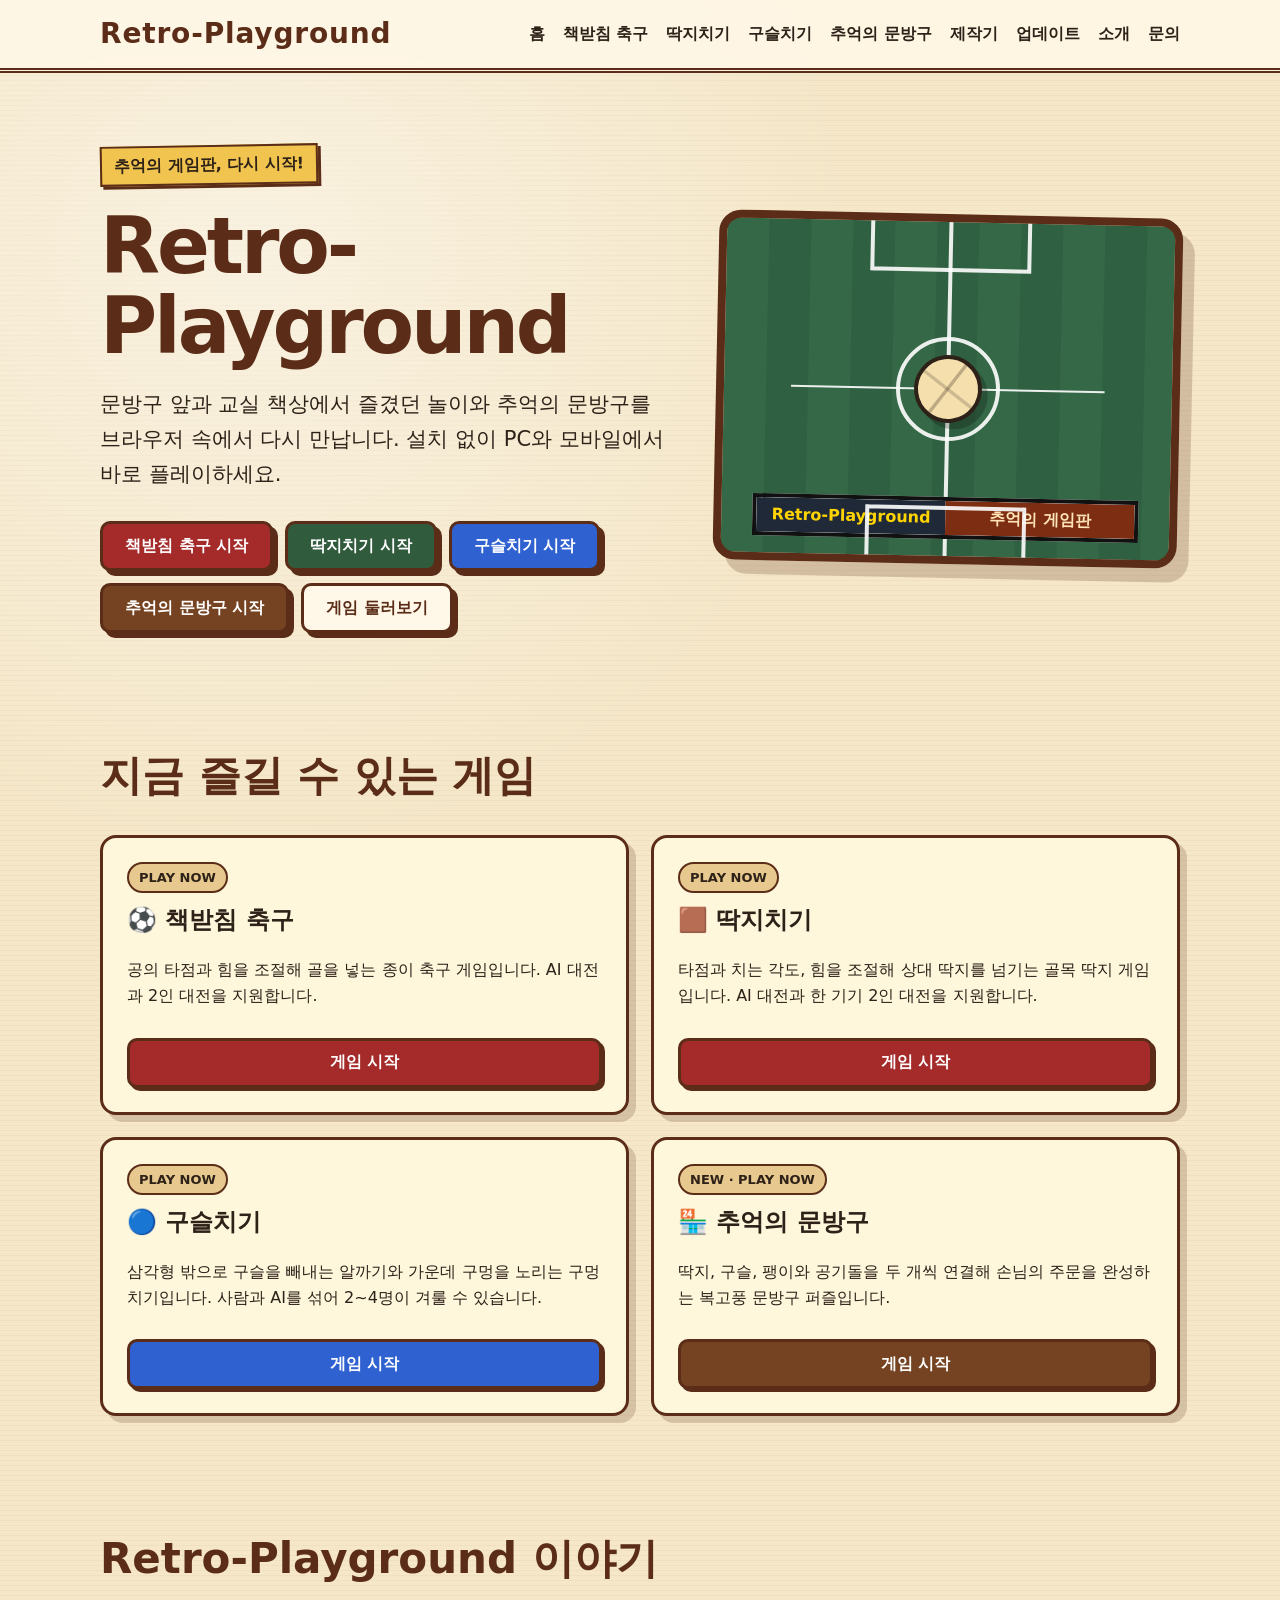
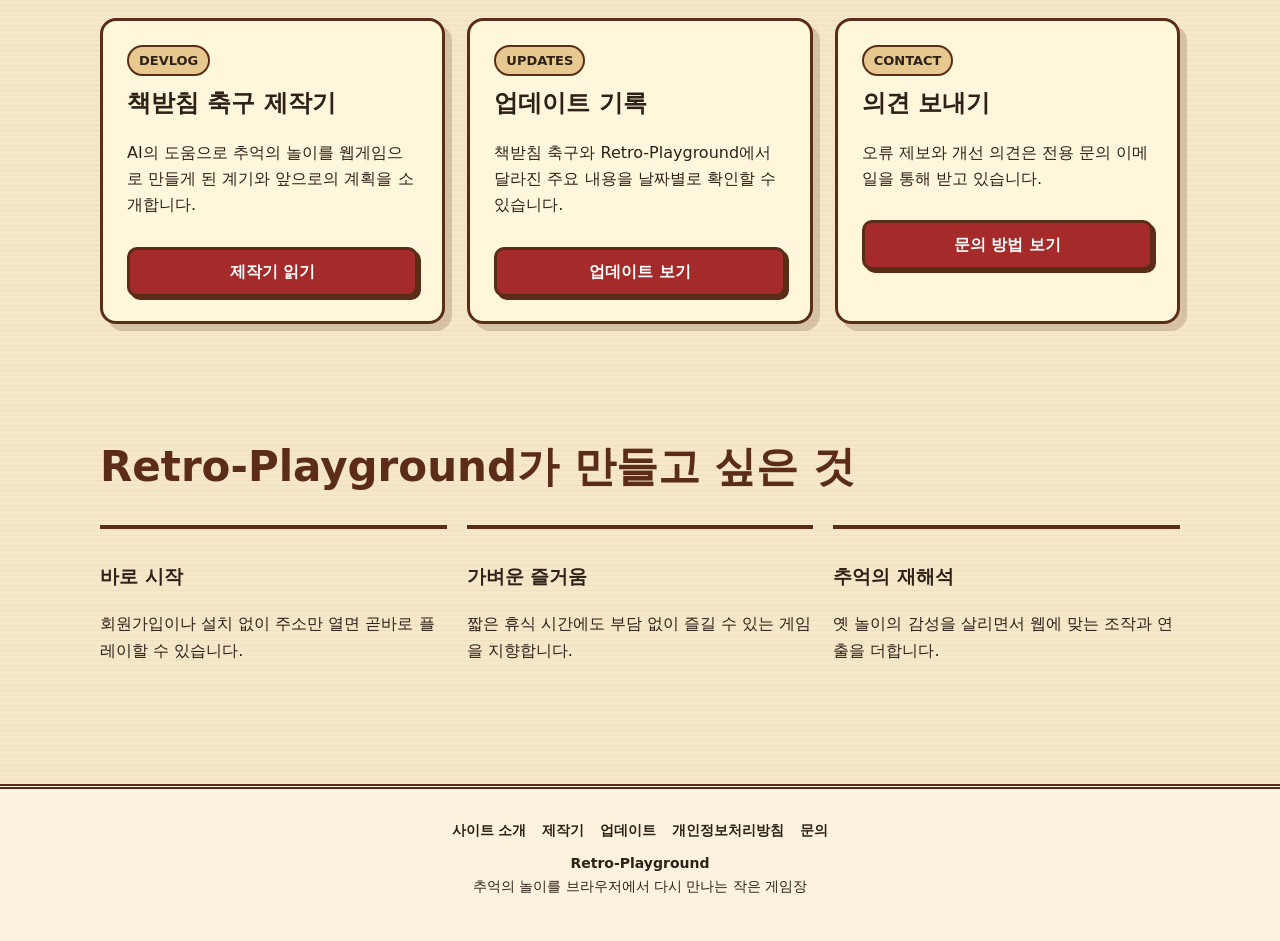
<file: index.html>
<!DOCTYPE html>
<html lang="ko">
<head>
  <meta charset="utf-8">
  <meta name="viewport" content="width=device-width, initial-scale=1">
  <title>Retro-Playground | 추억의 게임을 웹에서</title>
  <meta name="description" content="책받침 축구, 딱지치기, 구슬치기와 추억의 문방구 퍼즐을 브라우저에서 즐기는 복고풍 웹게임 놀이터 Retro-Playground입니다.">
  <meta name="theme-color" content="#5b2d18">
  <link rel="canonical" href="https://retro-playground.com/">
  <style>
    :root{
      --paper:#f5e7c8;
      --paper-deep:#e7c98f;
      --ink:#2d2118;
      --brown:#5b2d18;
      --red:#a52a2a;
      --green:#315b3d;
      --yellow:#f0c44e;
      --cream:#fff8e8;
      --shadow:rgba(45,33,24,.22);
    }
    *{box-sizing:border-box}
    html{scroll-behavior:smooth}
    body{
      margin:0;
      color:var(--ink);
      background:
        radial-gradient(circle at 20% 10%, rgba(255,255,255,.45), transparent 24%),
        repeating-linear-gradient(0deg, rgba(91,45,24,.035) 0 1px, transparent 1px 5px),
        var(--paper);
      font-family:"Malgun Gothic","Apple SD Gothic Neo",system-ui,sans-serif;
      line-height:1.65;
    }
    a{color:inherit}
    .site-header{
      border-bottom:5px double var(--brown);
      background:rgba(255,248,232,.88);
      backdrop-filter:blur(8px);
      position:sticky;
      top:0;
      z-index:10;
    }
    .nav{
      width:min(1080px, calc(100% - 32px));
      margin:auto;
      min-height:68px;
      display:flex;
      align-items:center;
      justify-content:space-between;
      gap:18px;
    }
    .brand{
      text-decoration:none;
      font-weight:900;
      letter-spacing:.03em;
      color:var(--brown);
      font-size:clamp(20px,4vw,28px);
    }
    .nav-links{display:flex;gap:18px;align-items:center}
    .nav-links a{text-decoration:none;font-weight:700}
    .nav-links a:hover{text-decoration:underline}
    main{width:min(1080px, calc(100% - 32px));margin:auto}
    .hero{
      min-height:520px;
      display:grid;
      grid-template-columns:1.1fr .9fr;
      align-items:center;
      gap:48px;
      padding:72px 0 54px;
    }
    .eyebrow{
      display:inline-block;
      border:2px solid var(--brown);
      background:var(--yellow);
      padding:5px 12px;
      font-weight:900;
      transform:rotate(-1deg);
      box-shadow:3px 3px 0 var(--brown);
    }
    h1{
      margin:22px 0 18px;
      color:var(--brown);
      font-size:clamp(42px,8vw,78px);
      line-height:1.02;
      letter-spacing:-.04em;
    }
    .hero p{font-size:clamp(17px,2.3vw,21px);max-width:680px}
    .actions{display:flex;flex-wrap:wrap;gap:12px;margin-top:30px}
    .button{
      display:inline-flex;
      align-items:center;
      justify-content:center;
      min-height:50px;
      padding:0 22px;
      border:3px solid var(--brown);
      border-radius:10px;
      background:var(--red);
      color:#fff;
      text-decoration:none;
      font-weight:900;
      box-shadow:5px 5px 0 var(--brown);
      transition:.15s ease;
    }
    .button:hover{transform:translate(2px,2px);box-shadow:3px 3px 0 var(--brown)}
    .button.secondary{background:var(--cream);color:var(--brown)}
    .button.ddakji{background:var(--green)}
    .button.marbles{background:#2f61d0}
    .button.stationery{background:#754321}
    .board-illustration{
      min-height:350px;
      border:8px solid var(--brown);
      border-radius:22px;
      position:relative;
      overflow:hidden;
      background:
        linear-gradient(90deg, transparent 49.5%, rgba(255,255,255,.9) 49.5% 50.5%, transparent 50.5%),
        linear-gradient(rgba(255,255,255,.9),rgba(255,255,255,.9)) center/70% 2px no-repeat,
        repeating-linear-gradient(90deg,#356846 0 42px,#2f6041 42px 84px);
      box-shadow:12px 14px 0 rgba(91,45,24,.22);
      transform:rotate(1.2deg);
    }
    .board-illustration:before,
    .board-illustration:after{
      content:"";
      position:absolute;
      left:50%;
      width:34%;
      height:15%;
      transform:translateX(-50%);
      border:4px solid rgba(255,255,255,.9);
    }
    .board-illustration:before{top:-4px;border-top:0}
    .board-illustration:after{bottom:-4px;border-bottom:0}
    .center-circle{
      position:absolute;
      inset:50% auto auto 50%;
      width:104px;height:104px;
      border:4px solid rgba(255,255,255,.9);
      border-radius:50%;
      transform:translate(-50%,-50%);
    }
    .paper-ball{
      position:absolute;
      width:68px;height:68px;
      left:50%;top:50%;
      transform:translate(-50%,-50%) rotate(-8deg);
      border-radius:50%;
      border:4px solid var(--ink);
      background:
        linear-gradient(135deg,transparent 47%,rgba(45,33,24,.28) 48% 51%,transparent 52%),
        linear-gradient(45deg,transparent 47%,rgba(45,33,24,.2) 48% 51%,transparent 52%),
        #f5dfad;
      box-shadow:5px 7px 0 rgba(0,0,0,.22);
    }
    .ad-board{
      position:absolute;
      left:7%;right:7%;bottom:5%;
      height:42px;
      border:4px solid #111;
      display:grid;
      grid-template-columns:1fr 1fr;
      background:#fff;
      color:#fff;
      font-weight:900;
      overflow:hidden;
    }
    .ad-board span{display:flex;align-items:center;justify-content:center;text-align:center;padding:3px}
    .ad-board span:first-child{background:#1f2937;color:#ffd400}
    .ad-board span:last-child{background:#7c2d12;color:#ffe4b5}
    section{padding:54px 0}
    h2{
      color:var(--brown);
      font-size:clamp(28px,4vw,42px);
      margin:0 0 24px;
    }
    .game-grid{
      display:grid;
      grid-template-columns:repeat(3,1fr);
      gap:22px;
    }
    #games .game-grid{grid-template-columns:repeat(2,1fr)}
    .game-card{
      border:3px solid var(--brown);
      border-radius:16px;
      background:rgba(255,248,232,.85);
      padding:24px;
      box-shadow:7px 7px 0 rgba(91,45,24,.2);
    }
    .game-card.active{background:#fff7dc}
    .game-card h3{font-size:24px;margin:8px 0}
    .badge{
      display:inline-block;
      border:2px solid var(--brown);
      border-radius:999px;
      padding:3px 10px;
      font-size:13px;
      font-weight:900;
      background:var(--paper-deep);
    }
    .game-card .button{width:100%;margin-top:12px;box-shadow:3px 3px 0 var(--brown)}
    .coming{opacity:.72}
    .values{
      display:grid;
      grid-template-columns:repeat(3,1fr);
      gap:20px;
    }
    .value{
      border-top:4px solid var(--brown);
      padding-top:14px;
    }
    footer{
      margin-top:50px;
      border-top:5px double var(--brown);
      background:rgba(255,248,232,.72);
      text-align:center;
      padding:30px 16px 42px;
      font-size:14px;
    }
    @media(max-width:760px){
      .nav-links{display:none}
      .hero{grid-template-columns:1fr;padding-top:45px}
      .board-illustration{min-height:300px}
      .game-grid,.values,#games .game-grid{grid-template-columns:1fr}
    }
  </style>
  <!-- Google tag (GA4) -->
  <script async src="https://www.googletagmanager.com/gtag/js?id=G-ZEK2D0W02Q"></script>
  <script>
    window.dataLayer = window.dataLayer || [];
    function gtag(){dataLayer.push(arguments);}
    gtag('js', new Date());
    gtag('config', 'G-ZEK2D0W02Q');
  </script>
  <!-- Google AdSense -->
  <script async src="https://pagead2.googlesyndication.com/pagead/js/adsbygoogle.js?client=ca-pub-7832152216482222"
          crossorigin="anonymous"></script>
</head>
<body>
  <header class="site-header">
    <nav class="nav" aria-label="주요 메뉴">
      <a class="brand" href="/">Retro-Playground</a>
      <div class="nav-links">
        <a href="/" aria-current="page">홈</a>
        <a href="/games/paper-soccer/">책받침 축구</a>
        <a href="/games/ddakji/">딱지치기</a>
        <a href="/games/marbles/">구슬치기</a>
        <a href="/games/memory-stationery/">추억의 문방구</a>
        <a href="/devlog/paper-soccer/">제작기</a>
        <a href="/updates/">업데이트</a>
        <a href="/about/">소개</a>
        <a href="/contact/">문의</a>
      </div>
    </nav>
  </header>

  <main>
    <section class="hero">
      <div>
        <span class="eyebrow">추억의 게임판, 다시 시작!</span>
        <h1>Retro-<br>Playground</h1>
        <p>
          문방구 앞과 교실 책상에서 즐겼던 놀이와 추억의 문방구를 브라우저 속에서 다시 만납니다.
          설치 없이 PC와 모바일에서 바로 플레이하세요.
        </p>
        <div class="actions" aria-label="바로 게임 시작">
          <a class="button" href="/games/paper-soccer/">책받침 축구 시작</a>
          <a class="button ddakji" href="/games/ddakji/">딱지치기 시작</a>
          <a class="button marbles" href="/games/marbles/">구슬치기 시작</a>
          <a class="button stationery" href="/games/memory-stationery/">추억의 문방구 시작</a>
          <a class="button secondary" href="#games">게임 둘러보기</a>
        </div>
      </div>
      <div class="board-illustration" aria-label="책받침 축구장을 표현한 그림">
        <div class="center-circle"></div>
        <div class="paper-ball"></div>
        <div class="ad-board">
          <span>Retro-Playground</span>
          <span>추억의 게임판</span>
        </div>
      </div>
    </section>

    <section id="games">
      <h2>지금 즐길 수 있는 게임</h2>
      <div class="game-grid">
        <article class="game-card active">
          <span class="badge">PLAY NOW</span>
          <h3>⚽ 책받침 축구</h3>
          <p>공의 타점과 힘을 조절해 골을 넣는 종이 축구 게임입니다. AI 대전과 2인 대전을 지원합니다.</p>
          <a class="button" href="/games/paper-soccer/">게임 시작</a>
        </article>

        <article class="game-card active">
          <span class="badge">PLAY NOW</span>
          <h3>🟫 딱지치기</h3>
          <p>타점과 치는 각도, 힘을 조절해 상대 딱지를 넘기는 골목 딱지 게임입니다. AI 대전과 한 기기 2인 대전을 지원합니다.</p>
          <a class="button" href="/games/ddakji/">게임 시작</a>
        </article>

        <article class="game-card active">
          <span class="badge">PLAY NOW</span>
          <h3>🔵 구슬치기</h3>
          <p>삼각형 밖으로 구슬을 빼내는 알까기와 가운데 구멍을 노리는 구멍치기입니다. 사람과 AI를 섞어 2~4명이 겨룰 수 있습니다.</p>
          <a class="button marbles" href="/games/marbles/">게임 시작</a>
        </article>

        <article class="game-card active">
          <span class="badge">NEW · PLAY NOW</span>
          <h3>🏪 추억의 문방구</h3>
          <p>딱지, 구슬, 팽이와 공기돌을 두 개씩 연결해 손님의 주문을 완성하는 복고풍 문방구 퍼즐입니다.</p>
          <a class="button stationery" href="/games/memory-stationery/">게임 시작</a>
        </article>
      </div>
    </section>


    <section id="stories">
      <h2>Retro-Playground 이야기</h2>
      <div class="game-grid">
        <article class="game-card active">
          <span class="badge">DEVLOG</span>
          <h3>책받침 축구 제작기</h3>
          <p>AI의 도움으로 추억의 놀이를 웹게임으로 만들게 된 계기와 앞으로의 계획을 소개합니다.</p>
          <a class="button" href="/devlog/paper-soccer/">제작기 읽기</a>
        </article>
        <article class="game-card active">
          <span class="badge">UPDATES</span>
          <h3>업데이트 기록</h3>
          <p>책받침 축구와 Retro-Playground에서 달라진 주요 내용을 날짜별로 확인할 수 있습니다.</p>
          <a class="button" href="/updates/">업데이트 보기</a>
        </article>
        <article class="game-card active">
          <span class="badge">CONTACT</span>
          <h3>의견 보내기</h3>
          <p>오류 제보와 개선 의견은 전용 문의 이메일을 통해 받고 있습니다.</p>
          <a class="button" href="/contact/">문의 방법 보기</a>
        </article>
      </div>
    </section>

    <section id="about">
      <h2>Retro-Playground가 만들고 싶은 것</h2>
      <div class="values">
        <div class="value">
          <h3>바로 시작</h3>
          <p>회원가입이나 설치 없이 주소만 열면 곧바로 플레이할 수 있습니다.</p>
        </div>
        <div class="value">
          <h3>가벼운 즐거움</h3>
          <p>짧은 휴식 시간에도 부담 없이 즐길 수 있는 게임을 지향합니다.</p>
        </div>
        <div class="value">
          <h3>추억의 재해석</h3>
          <p>옛 놀이의 감성을 살리면서 웹에 맞는 조작과 연출을 더합니다.</p>
        </div>
      </div>
    </section>
  </main>

  <footer>
    <div style="display:flex;justify-content:center;gap:16px;flex-wrap:wrap;margin-bottom:10px;">
      <a href="/about/" style="font-weight:800;text-decoration:none;">사이트 소개</a>
      <a href="/devlog/paper-soccer/" style="font-weight:800;text-decoration:none;">제작기</a>
      <a href="/updates/" style="font-weight:800;text-decoration:none;">업데이트</a>
      <a href="/privacy/" style="font-weight:800;text-decoration:none;">개인정보처리방침</a>
      <a href="/contact/" style="font-weight:800;text-decoration:none;">문의</a>
    </div>
    <strong>Retro-Playground</strong><br>
    추억의 놀이를 브라우저에서 다시 만나는 작은 게임장
  </footer>
</body>
</html>
</file>
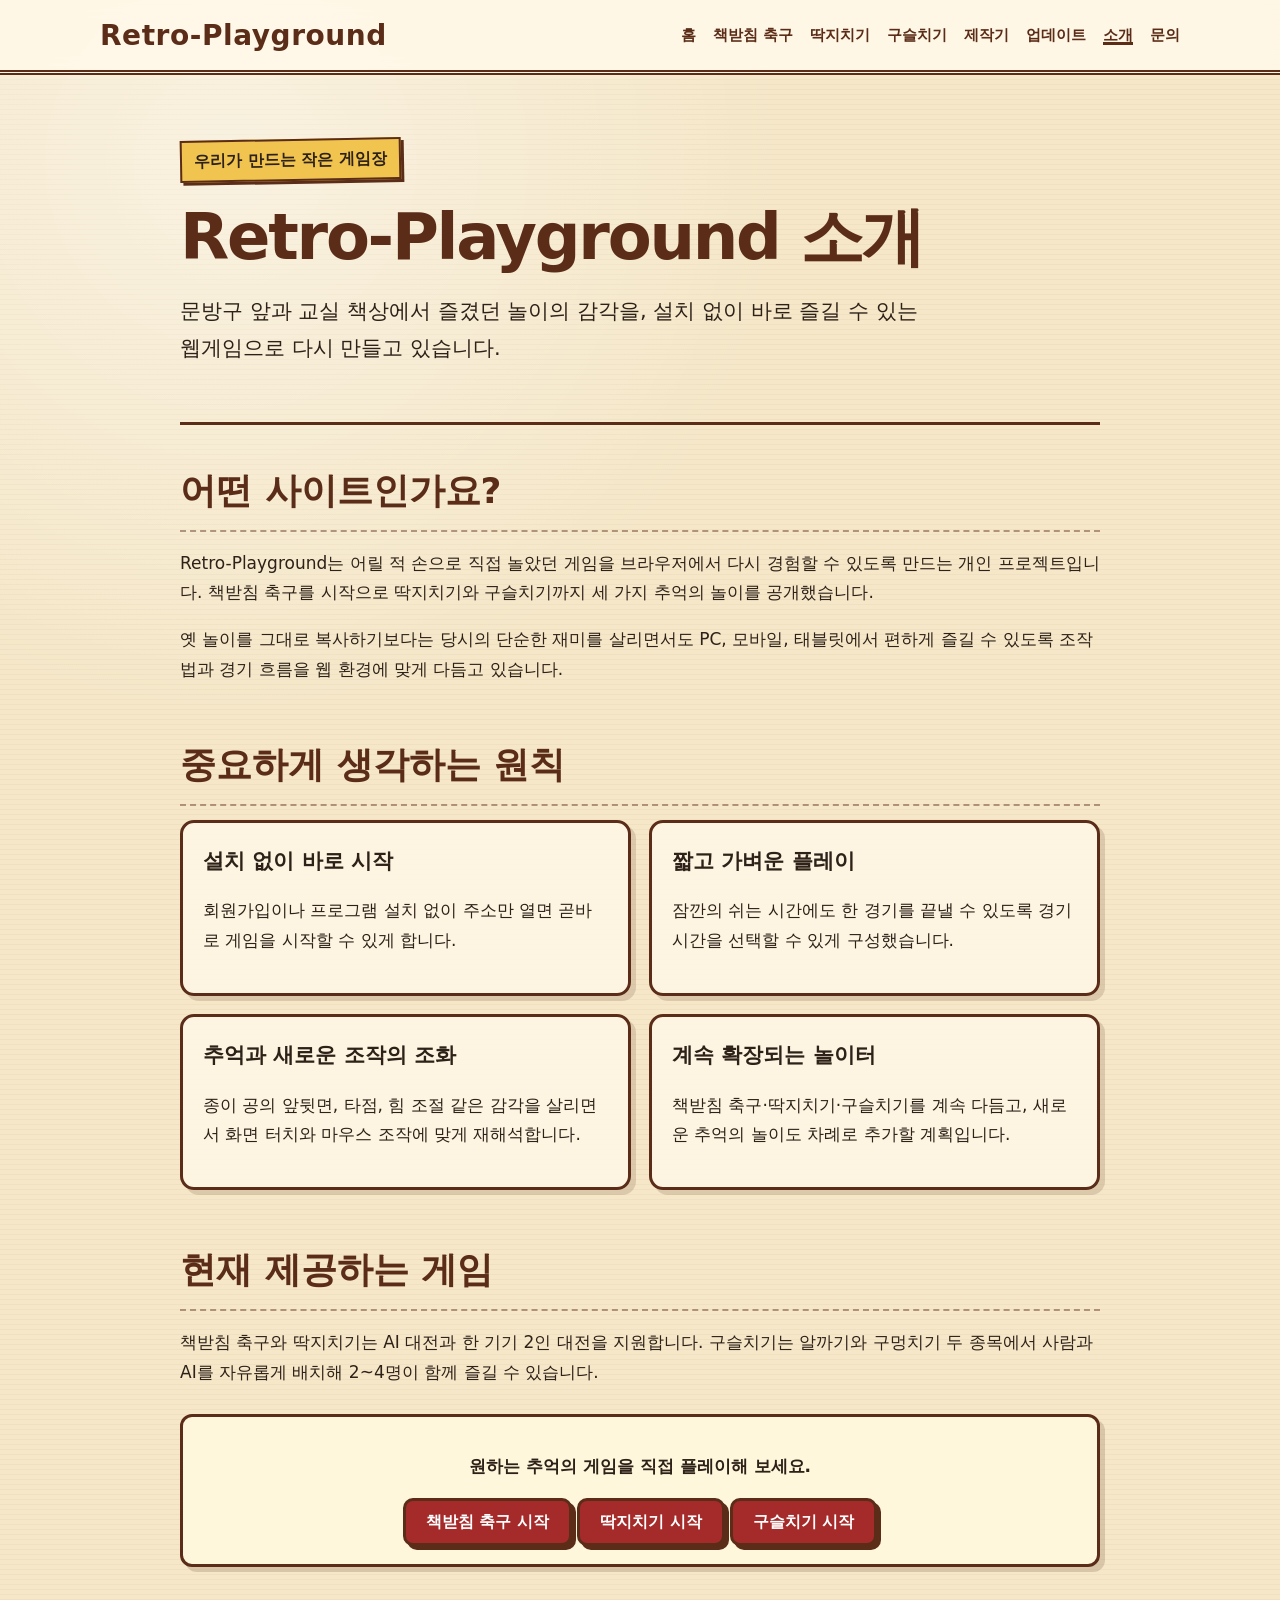
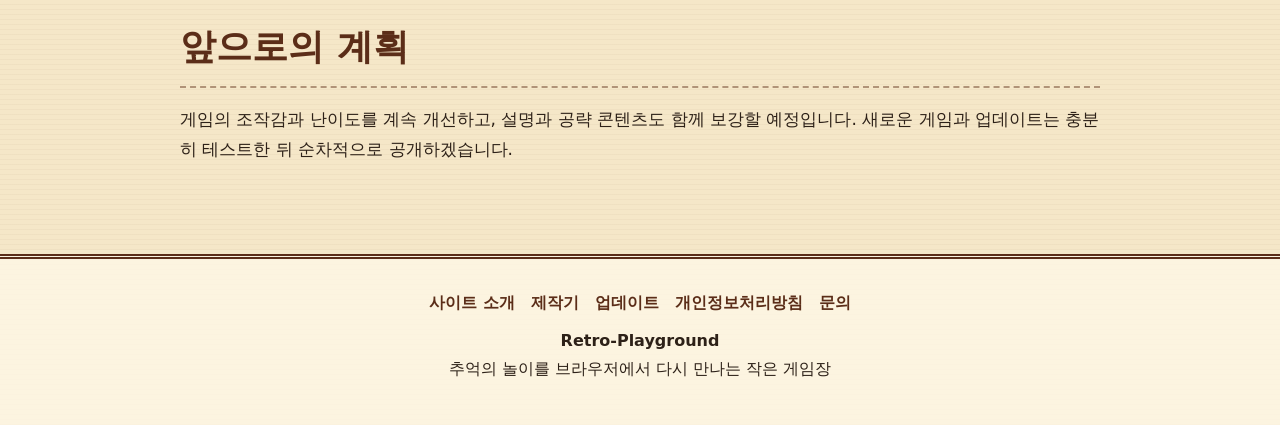
<file: about/index.html>
<!DOCTYPE html>
<html lang="ko">
<head>
  <meta charset="utf-8">
  <meta name="viewport" content="width=device-width, initial-scale=1">
  <title>Retro-Playground 소개 | Retro-Playground</title>
  <meta name="description" content="Retro-Playground가 추억의 놀이를 웹게임으로 다시 만드는 이유와 앞으로의 계획을 소개합니다.">
  <meta name="theme-color" content="#5b2d18">
  <link rel="canonical" href="https://retro-playground.com/about/">
  <link rel="stylesheet" href="/assets/site.css">
  <!-- Google tag (GA4) -->
  <script async src="https://www.googletagmanager.com/gtag/js?id=G-ZEK2D0W02Q"></script>
  <script>
    window.dataLayer = window.dataLayer || [];
    function gtag(){dataLayer.push(arguments);}
    gtag('js', new Date());
    gtag('config', 'G-ZEK2D0W02Q');
  </script>
  <!-- Google AdSense -->
  <script async src="https://pagead2.googlesyndication.com/pagead/js/adsbygoogle.js?client=ca-pub-7832152216482222"
          crossorigin="anonymous"></script>
</head>
<body>
<header class="site-header">
  <nav class="nav" aria-label="주요 메뉴">
    <a class="brand" href="/">Retro-Playground</a>
    <div class="nav-links">
        <a href="/">홈</a>
        <a href="/games/paper-soccer/">책받침 축구</a>
        <a href="/games/ddakji/">딱지치기</a>
        <a href="/games/marbles/">구슬치기</a>
        <a href="/devlog/paper-soccer/">제작기</a>
        <a href="/updates/">업데이트</a>
        <a href="/about/" aria-current="page">소개</a>
        <a href="/contact/">문의</a>
    </div>
  </nav>
</header>

<main>
  <section class="hero">
    <span class="kicker">우리가 만드는 작은 게임장</span>
    <h1>Retro-Playground 소개</h1>
    <p class="lead">문방구 앞과 교실 책상에서 즐겼던 놀이의 감각을, 설치 없이 바로 즐길 수 있는 웹게임으로 다시 만들고 있습니다.</p>
  </section>
  <article class="content">

    <h2>어떤 사이트인가요?</h2>
    <p>
      Retro-Playground는 어릴 적 손으로 직접 놀았던 게임을 브라우저에서 다시 경험할 수 있도록 만드는 개인 프로젝트입니다.
      책받침 축구를 시작으로 딱지치기와 구슬치기까지 세 가지 추억의 놀이를 공개했습니다.
    </p>
    <p>
      옛 놀이를 그대로 복사하기보다는 당시의 단순한 재미를 살리면서도 PC, 모바일, 태블릿에서 편하게 즐길 수 있도록
      조작법과 경기 흐름을 웹 환경에 맞게 다듬고 있습니다.
    </p>

    <h2>중요하게 생각하는 원칙</h2>
    <div class="grid">
      <section class="card">
        <h3>설치 없이 바로 시작</h3>
        <p>회원가입이나 프로그램 설치 없이 주소만 열면 곧바로 게임을 시작할 수 있게 합니다.</p>
      </section>
      <section class="card">
        <h3>짧고 가벼운 플레이</h3>
        <p>잠깐의 쉬는 시간에도 한 경기를 끝낼 수 있도록 경기 시간을 선택할 수 있게 구성했습니다.</p>
      </section>
      <section class="card">
        <h3>추억과 새로운 조작의 조화</h3>
        <p>종이 공의 앞뒷면, 타점, 힘 조절 같은 감각을 살리면서 화면 터치와 마우스 조작에 맞게 재해석합니다.</p>
      </section>
      <section class="card">
        <h3>계속 확장되는 놀이터</h3>
        <p>책받침 축구·딱지치기·구슬치기를 계속 다듬고, 새로운 추억의 놀이도 차례로 추가할 계획입니다.</p>
      </section>
    </div>

    <h2>현재 제공하는 게임</h2>
    <p>
      책받침 축구와 딱지치기는 AI 대전과 한 기기 2인 대전을 지원합니다.
      구슬치기는 알까기와 구멍치기 두 종목에서 사람과 AI를 자유롭게 배치해 2~4명이 함께 즐길 수 있습니다.
    </p>

    <div class="cta">
      <p><strong>원하는 추억의 게임을 직접 플레이해 보세요.</strong></p>
      <a class="button" href="/games/paper-soccer/">책받침 축구 시작</a>
      <a class="button" href="/games/ddakji/">딱지치기 시작</a>
      <a class="button" href="/games/marbles/">구슬치기 시작</a>
    </div>

    <h2>앞으로의 계획</h2>
    <p>
      게임의 조작감과 난이도를 계속 개선하고, 설명과 공략 콘텐츠도 함께 보강할 예정입니다.
      새로운 게임과 업데이트는 충분히 테스트한 뒤 순차적으로 공개하겠습니다.
    </p>
    
  </article>
</main>

<footer class="site-footer">
  <div class="footer-links">
    <a href="/about/">사이트 소개</a>
    <a href="/devlog/paper-soccer/">제작기</a>
    <a href="/updates/">업데이트</a>
    <a href="/privacy/">개인정보처리방침</a>
    <a href="/contact/">문의</a>
  </div>
  <strong>Retro-Playground</strong><br>
  추억의 놀이를 브라우저에서 다시 만나는 작은 게임장
</footer>
</body>
</html>
</file>
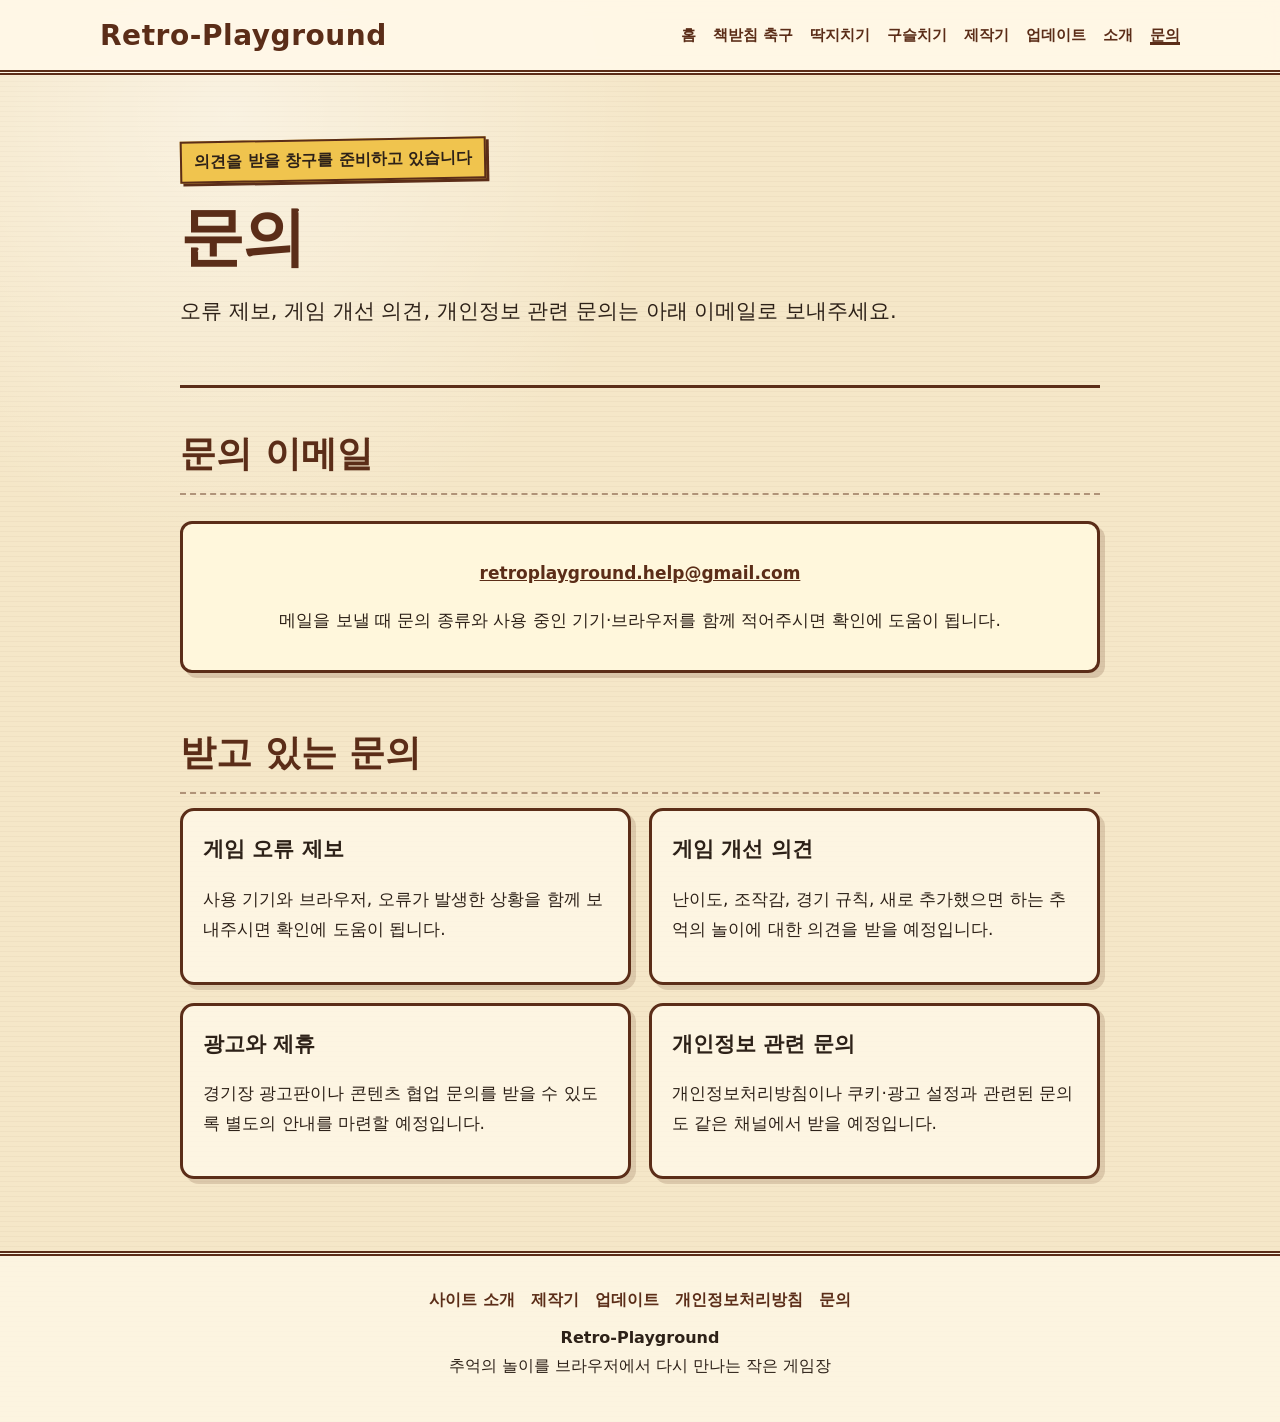
<file: contact/index.html>
<!DOCTYPE html>
<html lang="ko">
<head>
  <meta charset="utf-8">
  <meta name="viewport" content="width=device-width, initial-scale=1">
  <title>문의 | Retro-Playground</title>
  <meta name="description" content="Retro-Playground의 오류 제보, 의견 및 제휴 문의 채널 준비 상태를 안내합니다.">
  <meta name="theme-color" content="#5b2d18">
  <link rel="canonical" href="https://retro-playground.com/contact/">
  <link rel="stylesheet" href="/assets/site.css">
  <!-- Google tag (GA4) -->
  <script async src="https://www.googletagmanager.com/gtag/js?id=G-ZEK2D0W02Q"></script>
  <script>
    window.dataLayer = window.dataLayer || [];
    function gtag(){dataLayer.push(arguments);}
    gtag('js', new Date());
    gtag('config', 'G-ZEK2D0W02Q');
  </script>
  <!-- Google AdSense -->
  <script async src="https://pagead2.googlesyndication.com/pagead/js/adsbygoogle.js?client=ca-pub-7832152216482222"
          crossorigin="anonymous"></script>
</head>
<body>
<header class="site-header">
  <nav class="nav" aria-label="주요 메뉴">
    <a class="brand" href="/">Retro-Playground</a>
    <div class="nav-links">
        <a href="/">홈</a>
        <a href="/games/paper-soccer/">책받침 축구</a>
        <a href="/games/ddakji/">딱지치기</a>
        <a href="/games/marbles/">구슬치기</a>
        <a href="/devlog/paper-soccer/">제작기</a>
        <a href="/updates/">업데이트</a>
        <a href="/about/">소개</a>
        <a href="/contact/" aria-current="page">문의</a>
    </div>
  </nav>
</header>

<main>
  <section class="hero">
    <span class="kicker">의견을 받을 창구를 준비하고 있습니다</span>
    <h1>문의</h1>
    <p class="lead">오류 제보, 게임 개선 의견, 개인정보 관련 문의는 아래 이메일로 보내주세요.</p>
  </section>
  <article class="content">

    <h2>문의 이메일</h2>
    <div class="cta">
      <p><strong><a href="mailto:retroplayground.help@gmail.com">retroplayground.help@gmail.com</a></strong></p>
      <p>메일을 보낼 때 문의 종류와 사용 중인 기기·브라우저를 함께 적어주시면 확인에 도움이 됩니다.</p>
    </div>

    <h2>받고 있는 문의</h2>
    <div class="grid">
      <section class="card">
        <h3>게임 오류 제보</h3>
        <p>사용 기기와 브라우저, 오류가 발생한 상황을 함께 보내주시면 확인에 도움이 됩니다.</p>
      </section>
      <section class="card">
        <h3>게임 개선 의견</h3>
        <p>난이도, 조작감, 경기 규칙, 새로 추가했으면 하는 추억의 놀이에 대한 의견을 받을 예정입니다.</p>
      </section>
      <section class="card">
        <h3>광고와 제휴</h3>
        <p>경기장 광고판이나 콘텐츠 협업 문의를 받을 수 있도록 별도의 안내를 마련할 예정입니다.</p>
      </section>
      <section class="card">
        <h3>개인정보 관련 문의</h3>
        <p>개인정보처리방침이나 쿠키·광고 설정과 관련된 문의도 같은 채널에서 받을 예정입니다.</p>
      </section>
    </div>

    </article>
</main>

<footer class="site-footer">
  <div class="footer-links">
    <a href="/about/">사이트 소개</a>
    <a href="/devlog/paper-soccer/">제작기</a>
    <a href="/updates/">업데이트</a>
    <a href="/privacy/">개인정보처리방침</a>
    <a href="/contact/">문의</a>
  </div>
  <strong>Retro-Playground</strong><br>
  추억의 놀이를 브라우저에서 다시 만나는 작은 게임장
</footer>
</body>
</html>
</file>
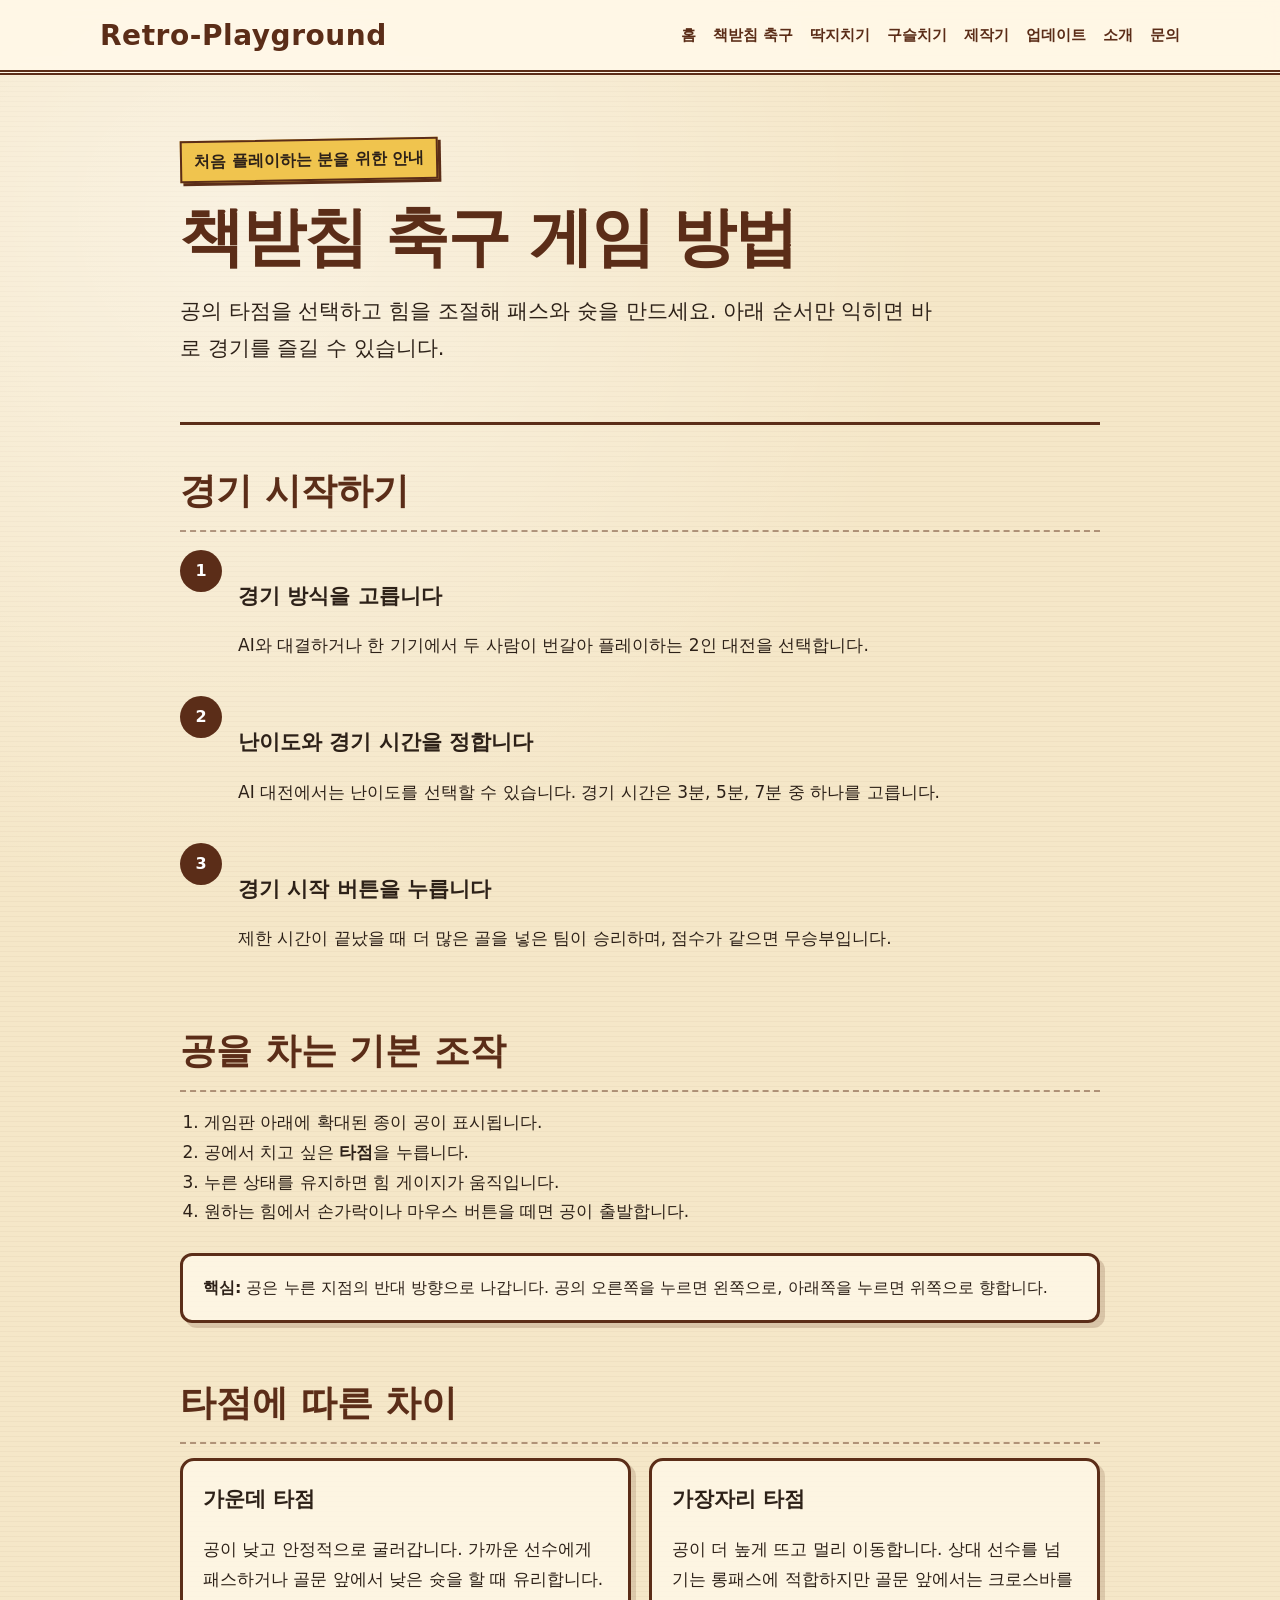
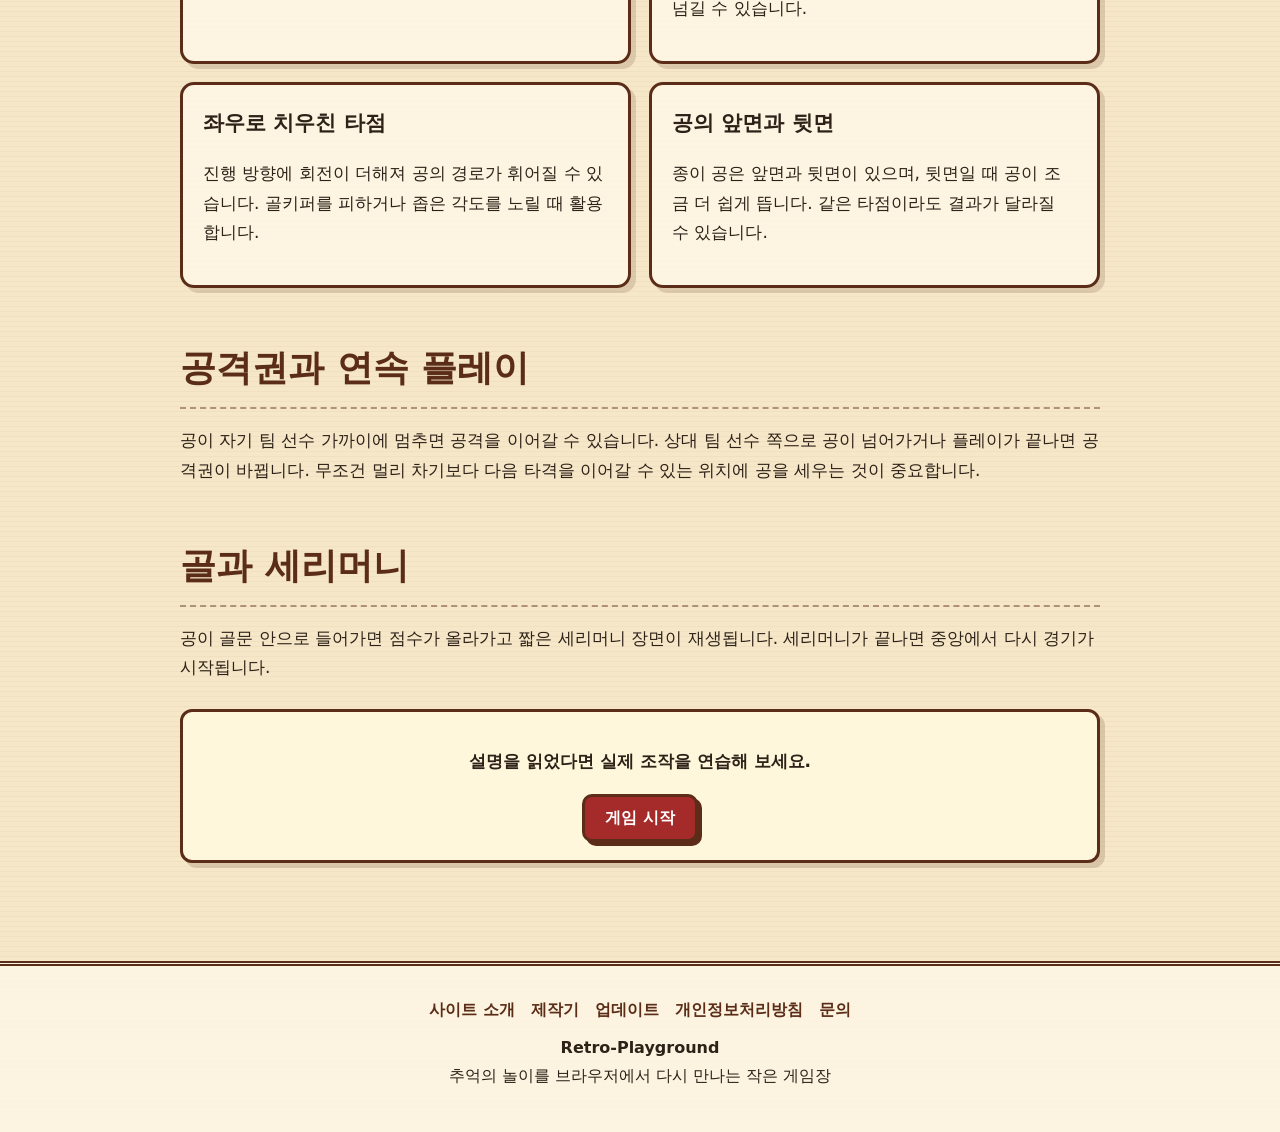
<file: guide/index.html>
<!DOCTYPE html>
<html lang="ko">
<head>
  <meta charset="utf-8">
  <meta name="viewport" content="width=device-width, initial-scale=1">
  <title>책받침 축구 게임 방법 | Retro-Playground</title>
  <meta name="description" content="책받침 축구의 조작법, 타점과 힘 조절, 경기 시간과 승리 조건을 단계별로 설명합니다.">
  <meta name="theme-color" content="#5b2d18">
  <link rel="canonical" href="https://retro-playground.com/guide/">
  <link rel="stylesheet" href="/assets/site.css">
  <!-- Google tag (GA4) -->
  <script async src="https://www.googletagmanager.com/gtag/js?id=G-ZEK2D0W02Q"></script>
  <script>
    window.dataLayer = window.dataLayer || [];
    function gtag(){dataLayer.push(arguments);}
    gtag('js', new Date());
    gtag('config', 'G-ZEK2D0W02Q');
  </script>
  <!-- Google AdSense -->
  <script async src="https://pagead2.googlesyndication.com/pagead/js/adsbygoogle.js?client=ca-pub-7832152216482222"
          crossorigin="anonymous"></script>
</head>
<body>
<header class="site-header">
  <nav class="nav" aria-label="주요 메뉴">
    <a class="brand" href="/">Retro-Playground</a>
    <div class="nav-links">
        <a href="/">홈</a>
        <a href="/games/paper-soccer/">책받침 축구</a>
        <a href="/games/ddakji/">딱지치기</a>
        <a href="/games/marbles/">구슬치기</a>
        <a href="/devlog/paper-soccer/">제작기</a>
        <a href="/updates/">업데이트</a>
        <a href="/about/">소개</a>
        <a href="/contact/">문의</a>
    </div>
  </nav>
</header>

<main>
  <section class="hero">
    <span class="kicker">처음 플레이하는 분을 위한 안내</span>
    <h1>책받침 축구 게임 방법</h1>
    <p class="lead">공의 타점을 선택하고 힘을 조절해 패스와 슛을 만드세요. 아래 순서만 익히면 바로 경기를 즐길 수 있습니다.</p>
  </section>
  <article class="content">

    <h2>경기 시작하기</h2>
    <div class="step">
      <div class="step-number">1</div>
      <div><h3>경기 방식을 고릅니다</h3><p>AI와 대결하거나 한 기기에서 두 사람이 번갈아 플레이하는 2인 대전을 선택합니다.</p></div>
    </div>
    <div class="step">
      <div class="step-number">2</div>
      <div><h3>난이도와 경기 시간을 정합니다</h3><p>AI 대전에서는 난이도를 선택할 수 있습니다. 경기 시간은 3분, 5분, 7분 중 하나를 고릅니다.</p></div>
    </div>
    <div class="step">
      <div class="step-number">3</div>
      <div><h3>경기 시작 버튼을 누릅니다</h3><p>제한 시간이 끝났을 때 더 많은 골을 넣은 팀이 승리하며, 점수가 같으면 무승부입니다.</p></div>
    </div>

    <h2>공을 차는 기본 조작</h2>
    <ol>
      <li>게임판 아래에 확대된 종이 공이 표시됩니다.</li>
      <li>공에서 치고 싶은 <strong>타점</strong>을 누릅니다.</li>
      <li>누른 상태를 유지하면 힘 게이지가 움직입니다.</li>
      <li>원하는 힘에서 손가락이나 마우스 버튼을 떼면 공이 출발합니다.</li>
    </ol>

    <div class="note">
      <strong>핵심:</strong> 공은 누른 지점의 반대 방향으로 나갑니다. 공의 오른쪽을 누르면 왼쪽으로, 아래쪽을 누르면 위쪽으로 향합니다.
    </div>

    <h2>타점에 따른 차이</h2>
    <div class="grid">
      <section class="card">
        <h3>가운데 타점</h3>
        <p>공이 낮고 안정적으로 굴러갑니다. 가까운 선수에게 패스하거나 골문 앞에서 낮은 슛을 할 때 유리합니다.</p>
      </section>
      <section class="card">
        <h3>가장자리 타점</h3>
        <p>공이 더 높게 뜨고 멀리 이동합니다. 상대 선수를 넘기는 롱패스에 적합하지만 골문 앞에서는 크로스바를 넘길 수 있습니다.</p>
      </section>
      <section class="card">
        <h3>좌우로 치우친 타점</h3>
        <p>진행 방향에 회전이 더해져 공의 경로가 휘어질 수 있습니다. 골키퍼를 피하거나 좁은 각도를 노릴 때 활용합니다.</p>
      </section>
      <section class="card">
        <h3>공의 앞면과 뒷면</h3>
        <p>종이 공은 앞면과 뒷면이 있으며, 뒷면일 때 공이 조금 더 쉽게 뜹니다. 같은 타점이라도 결과가 달라질 수 있습니다.</p>
      </section>
    </div>

    <h2>공격권과 연속 플레이</h2>
    <p>
      공이 자기 팀 선수 가까이에 멈추면 공격을 이어갈 수 있습니다. 상대 팀 선수 쪽으로 공이 넘어가거나 플레이가 끝나면 공격권이 바뀝니다.
      무조건 멀리 차기보다 다음 타격을 이어갈 수 있는 위치에 공을 세우는 것이 중요합니다.
    </p>

    <h2>골과 세리머니</h2>
    <p>
      공이 골문 안으로 들어가면 점수가 올라가고 짧은 세리머니 장면이 재생됩니다.
      세리머니가 끝나면 중앙에서 다시 경기가 시작됩니다.
    </p>

    <div class="cta">
      <p><strong>설명을 읽었다면 실제 조작을 연습해 보세요.</strong></p>
      <a class="button" href="/games/paper-soccer/">게임 시작</a>
    </div>
    
  </article>
</main>

<footer class="site-footer">
  <div class="footer-links">
    <a href="/about/">사이트 소개</a>
    <a href="/devlog/paper-soccer/">제작기</a>
    <a href="/updates/">업데이트</a>
    <a href="/privacy/">개인정보처리방침</a>
    <a href="/contact/">문의</a>
  </div>
  <strong>Retro-Playground</strong><br>
  추억의 놀이를 브라우저에서 다시 만나는 작은 게임장
</footer>
</body>
</html>
</file>
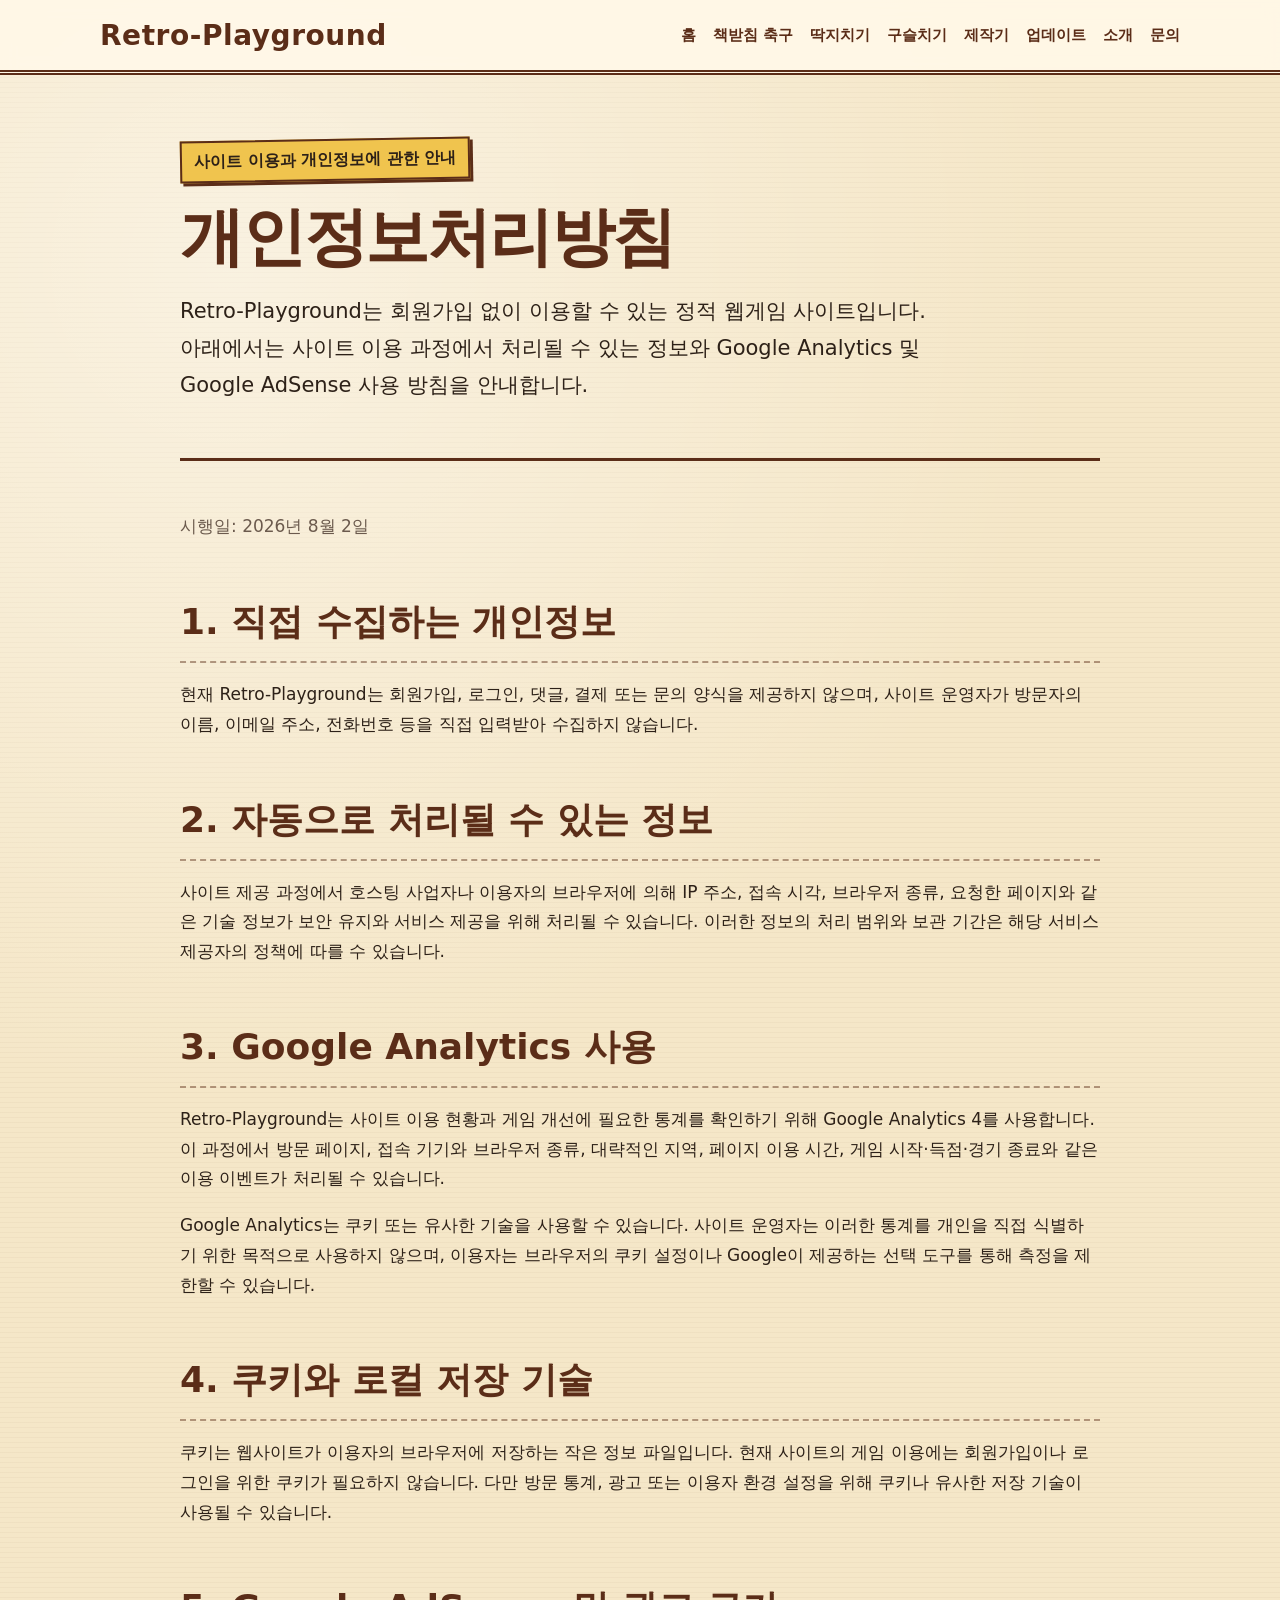
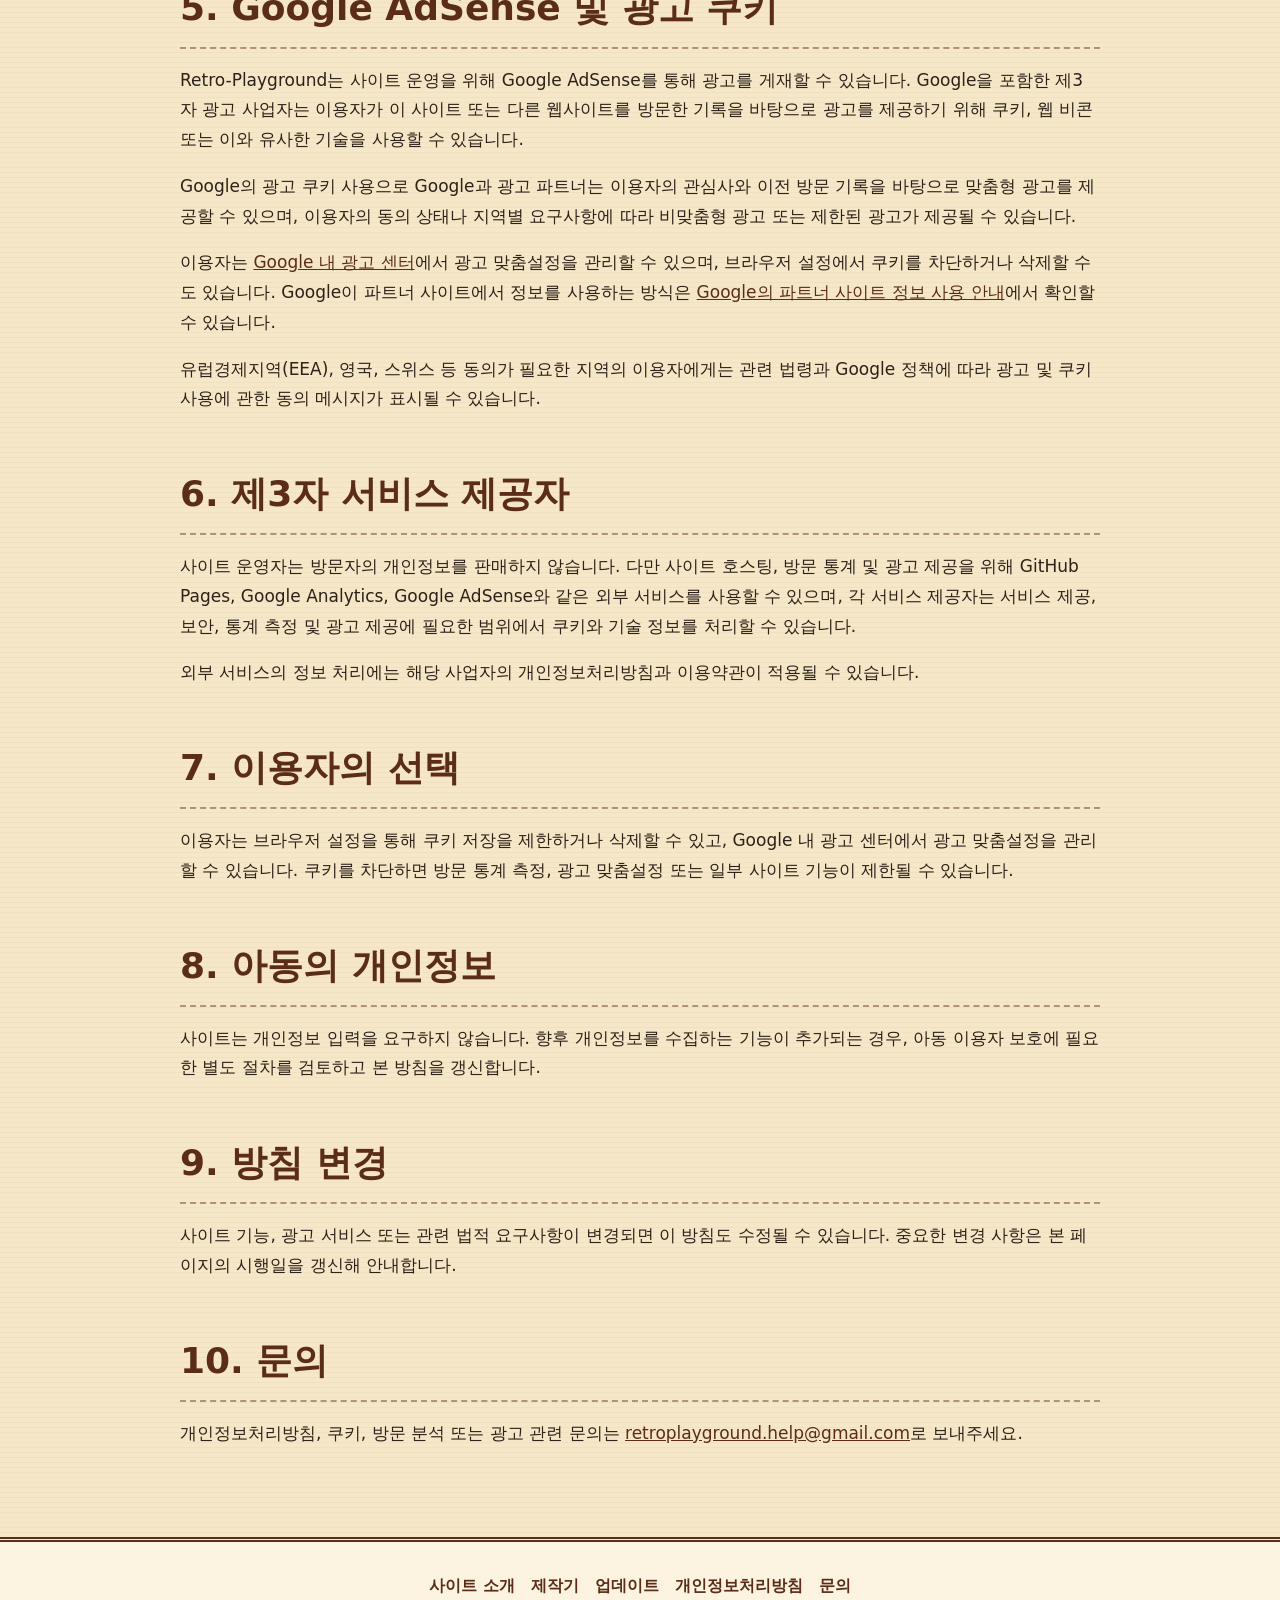
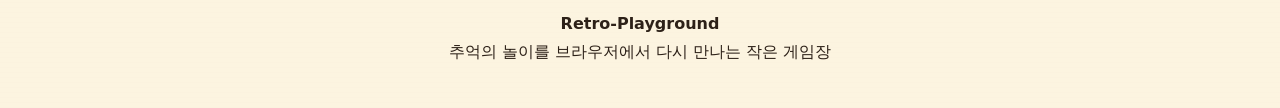
<file: privacy/index.html>
<!DOCTYPE html>
<html lang="ko">
<head>
  <meta charset="utf-8">
  <meta name="viewport" content="width=device-width, initial-scale=1">
  <title>개인정보처리방침 | Retro-Playground</title>
  <meta name="description" content="Retro-Playground의 개인정보, 쿠키, 광고 서비스 및 문의 처리 방침을 안내합니다.">
  <meta name="theme-color" content="#5b2d18">
  <link rel="canonical" href="https://retro-playground.com/privacy/">
  <link rel="stylesheet" href="/assets/site.css">
  <!-- Google tag (GA4) -->
  <script async src="https://www.googletagmanager.com/gtag/js?id=G-ZEK2D0W02Q"></script>
  <script>
    window.dataLayer = window.dataLayer || [];
    function gtag(){dataLayer.push(arguments);}
    gtag('js', new Date());
    gtag('config', 'G-ZEK2D0W02Q');
  </script>
  <!-- Google AdSense -->
  <script async src="https://pagead2.googlesyndication.com/pagead/js/adsbygoogle.js?client=ca-pub-7832152216482222"
          crossorigin="anonymous"></script>
</head>
<body>
<header class="site-header">
  <nav class="nav" aria-label="주요 메뉴">
    <a class="brand" href="/">Retro-Playground</a>
    <div class="nav-links">
        <a href="/">홈</a>
        <a href="/games/paper-soccer/">책받침 축구</a>
        <a href="/games/ddakji/">딱지치기</a>
        <a href="/games/marbles/">구슬치기</a>
        <a href="/devlog/paper-soccer/">제작기</a>
        <a href="/updates/">업데이트</a>
        <a href="/about/">소개</a>
        <a href="/contact/">문의</a>
    </div>
  </nav>
</header>

<main>
  <section class="hero">
    <span class="kicker">사이트 이용과 개인정보에 관한 안내</span>
    <h1>개인정보처리방침</h1>
    <p class="lead">Retro-Playground는 회원가입 없이 이용할 수 있는 정적 웹게임 사이트입니다. 아래에서는 사이트 이용 과정에서 처리될 수 있는 정보와 Google Analytics 및 Google AdSense 사용 방침을 안내합니다.</p>
  </section>
  <article class="content">

    <p class="meta">시행일: 2026년 8월 2일</p>

    <h2>1. 직접 수집하는 개인정보</h2>
    <p>
      현재 Retro-Playground는 회원가입, 로그인, 댓글, 결제 또는 문의 양식을 제공하지 않으며,
      사이트 운영자가 방문자의 이름, 이메일 주소, 전화번호 등을 직접 입력받아 수집하지 않습니다.
    </p>

    <h2>2. 자동으로 처리될 수 있는 정보</h2>
    <p>
      사이트 제공 과정에서 호스팅 사업자나 이용자의 브라우저에 의해 IP 주소, 접속 시각, 브라우저 종류,
      요청한 페이지와 같은 기술 정보가 보안 유지와 서비스 제공을 위해 처리될 수 있습니다.
      이러한 정보의 처리 범위와 보관 기간은 해당 서비스 제공자의 정책에 따를 수 있습니다.
    </p>

    <h2>3. Google Analytics 사용</h2>
    <p>
      Retro-Playground는 사이트 이용 현황과 게임 개선에 필요한 통계를 확인하기 위해 Google Analytics 4를 사용합니다.
      이 과정에서 방문 페이지, 접속 기기와 브라우저 종류, 대략적인 지역, 페이지 이용 시간,
      게임 시작·득점·경기 종료와 같은 이용 이벤트가 처리될 수 있습니다.
    </p>
    <p>
      Google Analytics는 쿠키 또는 유사한 기술을 사용할 수 있습니다.
      사이트 운영자는 이러한 통계를 개인을 직접 식별하기 위한 목적으로 사용하지 않으며,
      이용자는 브라우저의 쿠키 설정이나 Google이 제공하는 선택 도구를 통해 측정을 제한할 수 있습니다.
    </p>

    <h2>4. 쿠키와 로컬 저장 기술</h2>
    <p>
      쿠키는 웹사이트가 이용자의 브라우저에 저장하는 작은 정보 파일입니다.
      현재 사이트의 게임 이용에는 회원가입이나 로그인을 위한 쿠키가 필요하지 않습니다.
      다만 방문 통계, 광고 또는 이용자 환경 설정을 위해 쿠키나 유사한 저장 기술이 사용될 수 있습니다.
    </p>

    <h2>5. Google AdSense 및 광고 쿠키</h2>
    <p>
      Retro-Playground는 사이트 운영을 위해 Google AdSense를 통해 광고를 게재할 수 있습니다.
      Google을 포함한 제3자 광고 사업자는 이용자가 이 사이트 또는 다른 웹사이트를 방문한 기록을 바탕으로
      광고를 제공하기 위해 쿠키, 웹 비콘 또는 이와 유사한 기술을 사용할 수 있습니다.
    </p>
    <p>
      Google의 광고 쿠키 사용으로 Google과 광고 파트너는 이용자의 관심사와 이전 방문 기록을 바탕으로
      맞춤형 광고를 제공할 수 있으며, 이용자의 동의 상태나 지역별 요구사항에 따라 비맞춤형 광고 또는 제한된 광고가 제공될 수 있습니다.
    </p>
    <p>
      이용자는
      <a href="https://myadcenter.google.com/" target="_blank" rel="noopener noreferrer">Google 내 광고 센터</a>에서
      광고 맞춤설정을 관리할 수 있으며, 브라우저 설정에서 쿠키를 차단하거나 삭제할 수도 있습니다.
      Google이 파트너 사이트에서 정보를 사용하는 방식은
      <a href="https://policies.google.com/technologies/partner-sites?hl=ko" target="_blank" rel="noopener noreferrer">Google의 파트너 사이트 정보 사용 안내</a>에서
      확인할 수 있습니다.
    </p>
    <p>
      유럽경제지역(EEA), 영국, 스위스 등 동의가 필요한 지역의 이용자에게는 관련 법령과 Google 정책에 따라
      광고 및 쿠키 사용에 관한 동의 메시지가 표시될 수 있습니다.
    </p>

    <h2>6. 제3자 서비스 제공자</h2>
    <p>
      사이트 운영자는 방문자의 개인정보를 판매하지 않습니다.
      다만 사이트 호스팅, 방문 통계 및 광고 제공을 위해 GitHub Pages, Google Analytics, Google AdSense와 같은
      외부 서비스를 사용할 수 있으며, 각 서비스 제공자는 서비스 제공, 보안, 통계 측정 및 광고 제공에 필요한 범위에서
      쿠키와 기술 정보를 처리할 수 있습니다.
    </p>
    <p>
      외부 서비스의 정보 처리에는 해당 사업자의 개인정보처리방침과 이용약관이 적용될 수 있습니다.
    </p>

    <h2>7. 이용자의 선택</h2>
    <p>
      이용자는 브라우저 설정을 통해 쿠키 저장을 제한하거나 삭제할 수 있고,
      Google 내 광고 센터에서 광고 맞춤설정을 관리할 수 있습니다.
      쿠키를 차단하면 방문 통계 측정, 광고 맞춤설정 또는 일부 사이트 기능이 제한될 수 있습니다.
    </p>

    <h2>8. 아동의 개인정보</h2>
    <p>
      사이트는 개인정보 입력을 요구하지 않습니다. 향후 개인정보를 수집하는 기능이 추가되는 경우,
      아동 이용자 보호에 필요한 별도 절차를 검토하고 본 방침을 갱신합니다.
    </p>

    <h2>9. 방침 변경</h2>
    <p>
      사이트 기능, 광고 서비스 또는 관련 법적 요구사항이 변경되면 이 방침도 수정될 수 있습니다.
      중요한 변경 사항은 본 페이지의 시행일을 갱신해 안내합니다.
    </p>

    <h2>10. 문의</h2>
    <p>
      개인정보처리방침, 쿠키, 방문 분석 또는 광고 관련 문의는
      <a href="mailto:retroplayground.help@gmail.com">retroplayground.help@gmail.com</a>로 보내주세요.
    </p>
    
  </article>
</main>

<footer class="site-footer">
  <div class="footer-links">
    <a href="/about/">사이트 소개</a>
    <a href="/devlog/paper-soccer/">제작기</a>
    <a href="/updates/">업데이트</a>
    <a href="/privacy/">개인정보처리방침</a>
    <a href="/contact/">문의</a>
  </div>
  <strong>Retro-Playground</strong><br>
  추억의 놀이를 브라우저에서 다시 만나는 작은 게임장
</footer>
</body>
</html>
</file>
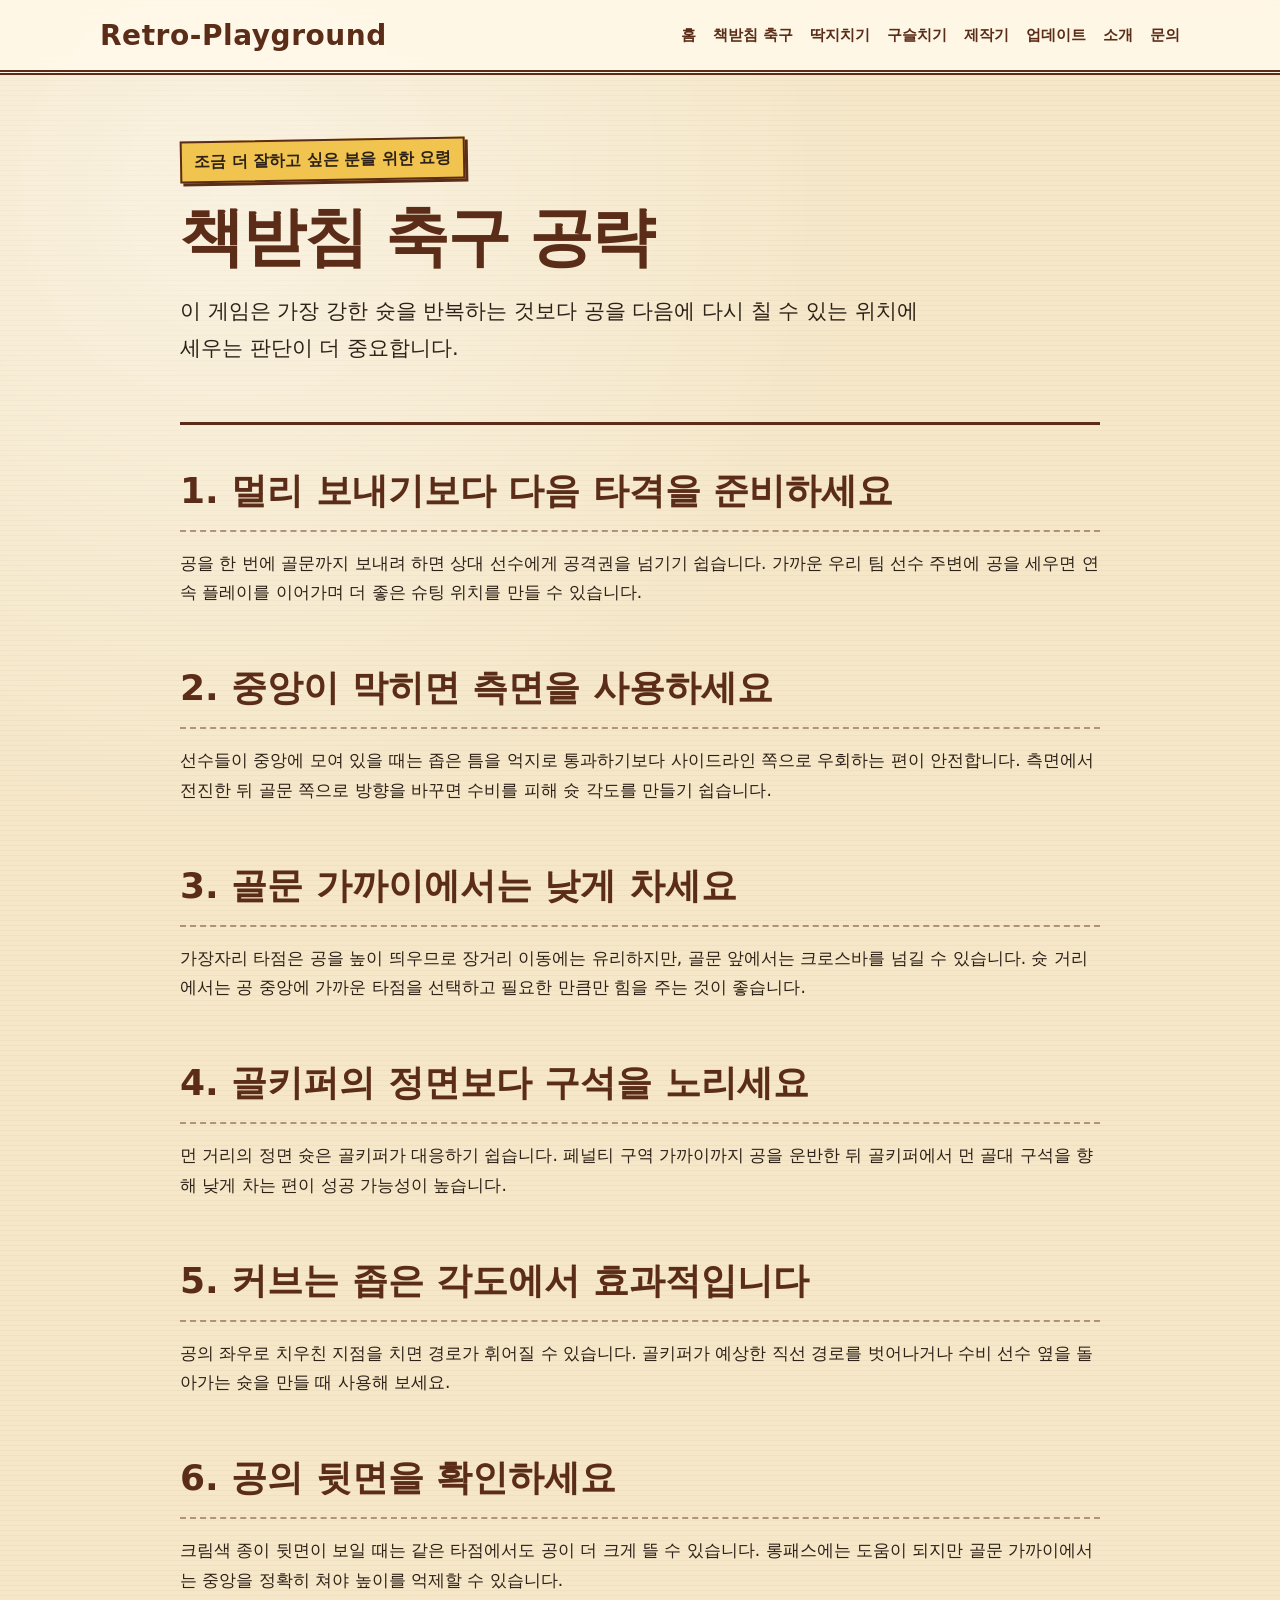
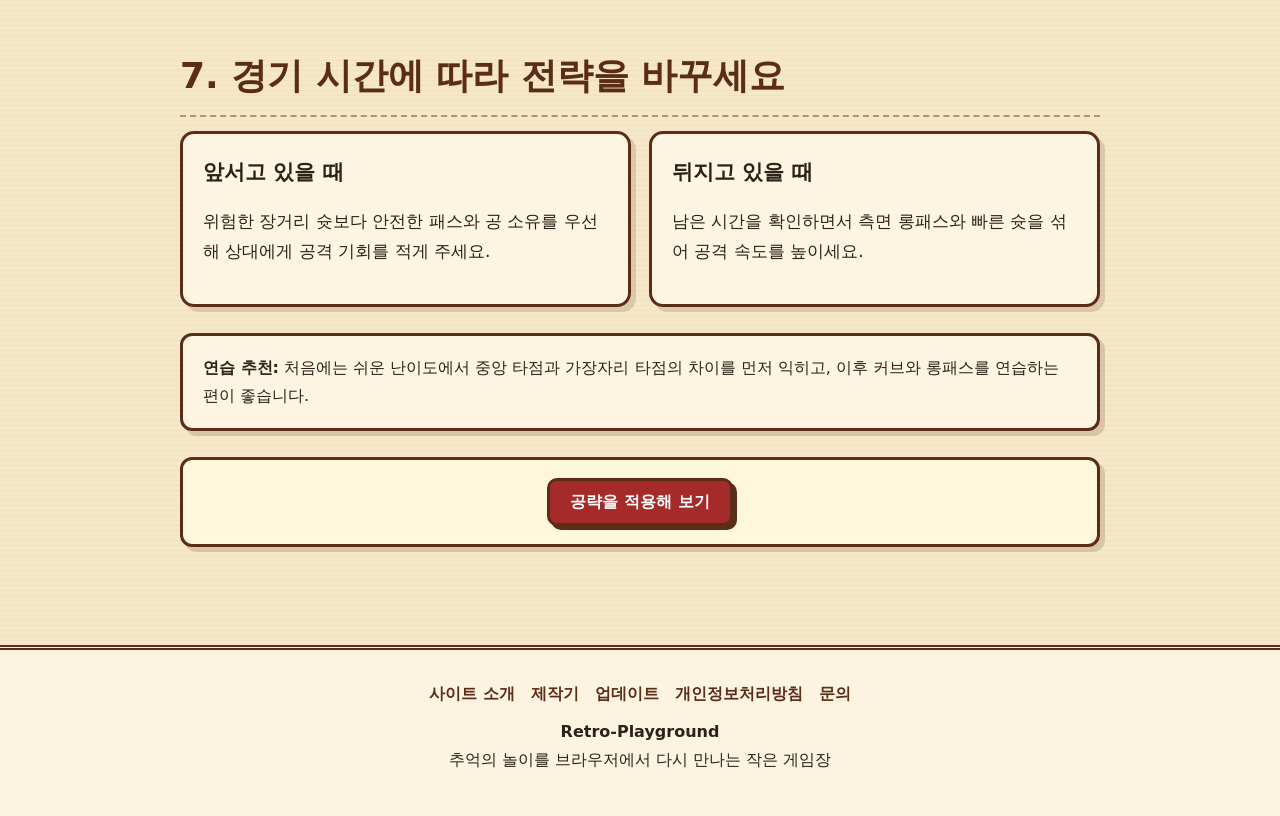
<file: tips/index.html>
<!DOCTYPE html>
<html lang="ko">
<head>
  <meta charset="utf-8">
  <meta name="viewport" content="width=device-width, initial-scale=1">
  <title>책받침 축구 공략 | Retro-Playground</title>
  <meta name="description" content="책받침 축구에서 패스 성공률을 높이고 골키퍼를 공략하는 실전 팁을 소개합니다.">
  <meta name="theme-color" content="#5b2d18">
  <link rel="canonical" href="https://retro-playground.com/tips/">
  <link rel="stylesheet" href="/assets/site.css">
  <!-- Google tag (GA4) -->
  <script async src="https://www.googletagmanager.com/gtag/js?id=G-ZEK2D0W02Q"></script>
  <script>
    window.dataLayer = window.dataLayer || [];
    function gtag(){dataLayer.push(arguments);}
    gtag('js', new Date());
    gtag('config', 'G-ZEK2D0W02Q');
  </script>
  <!-- Google AdSense -->
  <script async src="https://pagead2.googlesyndication.com/pagead/js/adsbygoogle.js?client=ca-pub-7832152216482222"
          crossorigin="anonymous"></script>
</head>
<body>
<header class="site-header">
  <nav class="nav" aria-label="주요 메뉴">
    <a class="brand" href="/">Retro-Playground</a>
    <div class="nav-links">
        <a href="/">홈</a>
        <a href="/games/paper-soccer/">책받침 축구</a>
        <a href="/games/ddakji/">딱지치기</a>
        <a href="/games/marbles/">구슬치기</a>
        <a href="/devlog/paper-soccer/">제작기</a>
        <a href="/updates/">업데이트</a>
        <a href="/about/">소개</a>
        <a href="/contact/">문의</a>
    </div>
  </nav>
</header>

<main>
  <section class="hero">
    <span class="kicker">조금 더 잘하고 싶은 분을 위한 요령</span>
    <h1>책받침 축구 공략</h1>
    <p class="lead">이 게임은 가장 강한 슛을 반복하는 것보다 공을 다음에 다시 칠 수 있는 위치에 세우는 판단이 더 중요합니다.</p>
  </section>
  <article class="content">

    <h2>1. 멀리 보내기보다 다음 타격을 준비하세요</h2>
    <p>
      공을 한 번에 골문까지 보내려 하면 상대 선수에게 공격권을 넘기기 쉽습니다.
      가까운 우리 팀 선수 주변에 공을 세우면 연속 플레이를 이어가며 더 좋은 슈팅 위치를 만들 수 있습니다.
    </p>

    <h2>2. 중앙이 막히면 측면을 사용하세요</h2>
    <p>
      선수들이 중앙에 모여 있을 때는 좁은 틈을 억지로 통과하기보다 사이드라인 쪽으로 우회하는 편이 안전합니다.
      측면에서 전진한 뒤 골문 쪽으로 방향을 바꾸면 수비를 피해 슛 각도를 만들기 쉽습니다.
    </p>

    <h2>3. 골문 가까이에서는 낮게 차세요</h2>
    <p>
      가장자리 타점은 공을 높이 띄우므로 장거리 이동에는 유리하지만, 골문 앞에서는 크로스바를 넘길 수 있습니다.
      슛 거리에서는 공 중앙에 가까운 타점을 선택하고 필요한 만큼만 힘을 주는 것이 좋습니다.
    </p>

    <h2>4. 골키퍼의 정면보다 구석을 노리세요</h2>
    <p>
      먼 거리의 정면 슛은 골키퍼가 대응하기 쉽습니다. 페널티 구역 가까이까지 공을 운반한 뒤
      골키퍼에서 먼 골대 구석을 향해 낮게 차는 편이 성공 가능성이 높습니다.
    </p>

    <h2>5. 커브는 좁은 각도에서 효과적입니다</h2>
    <p>
      공의 좌우로 치우친 지점을 치면 경로가 휘어질 수 있습니다.
      골키퍼가 예상한 직선 경로를 벗어나거나 수비 선수 옆을 돌아가는 슛을 만들 때 사용해 보세요.
    </p>

    <h2>6. 공의 뒷면을 확인하세요</h2>
    <p>
      크림색 종이 뒷면이 보일 때는 같은 타점에서도 공이 더 크게 뜰 수 있습니다.
      롱패스에는 도움이 되지만 골문 가까이에서는 중앙을 정확히 쳐야 높이를 억제할 수 있습니다.
    </p>

    <h2>7. 경기 시간에 따라 전략을 바꾸세요</h2>
    <div class="grid">
      <section class="card">
        <h3>앞서고 있을 때</h3>
        <p>위험한 장거리 슛보다 안전한 패스와 공 소유를 우선해 상대에게 공격 기회를 적게 주세요.</p>
      </section>
      <section class="card">
        <h3>뒤지고 있을 때</h3>
        <p>남은 시간을 확인하면서 측면 롱패스와 빠른 슛을 섞어 공격 속도를 높이세요.</p>
      </section>
    </div>

    <div class="note">
      <strong>연습 추천:</strong> 처음에는 쉬운 난이도에서 중앙 타점과 가장자리 타점의 차이를 먼저 익히고,
      이후 커브와 롱패스를 연습하는 편이 좋습니다.
    </div>

    <div class="cta">
      <a class="button" href="/games/paper-soccer/">공략을 적용해 보기</a>
    </div>
    
  </article>
</main>

<footer class="site-footer">
  <div class="footer-links">
    <a href="/about/">사이트 소개</a>
    <a href="/devlog/paper-soccer/">제작기</a>
    <a href="/updates/">업데이트</a>
    <a href="/privacy/">개인정보처리방침</a>
    <a href="/contact/">문의</a>
  </div>
  <strong>Retro-Playground</strong><br>
  추억의 놀이를 브라우저에서 다시 만나는 작은 게임장
</footer>
</body>
</html>
</file>
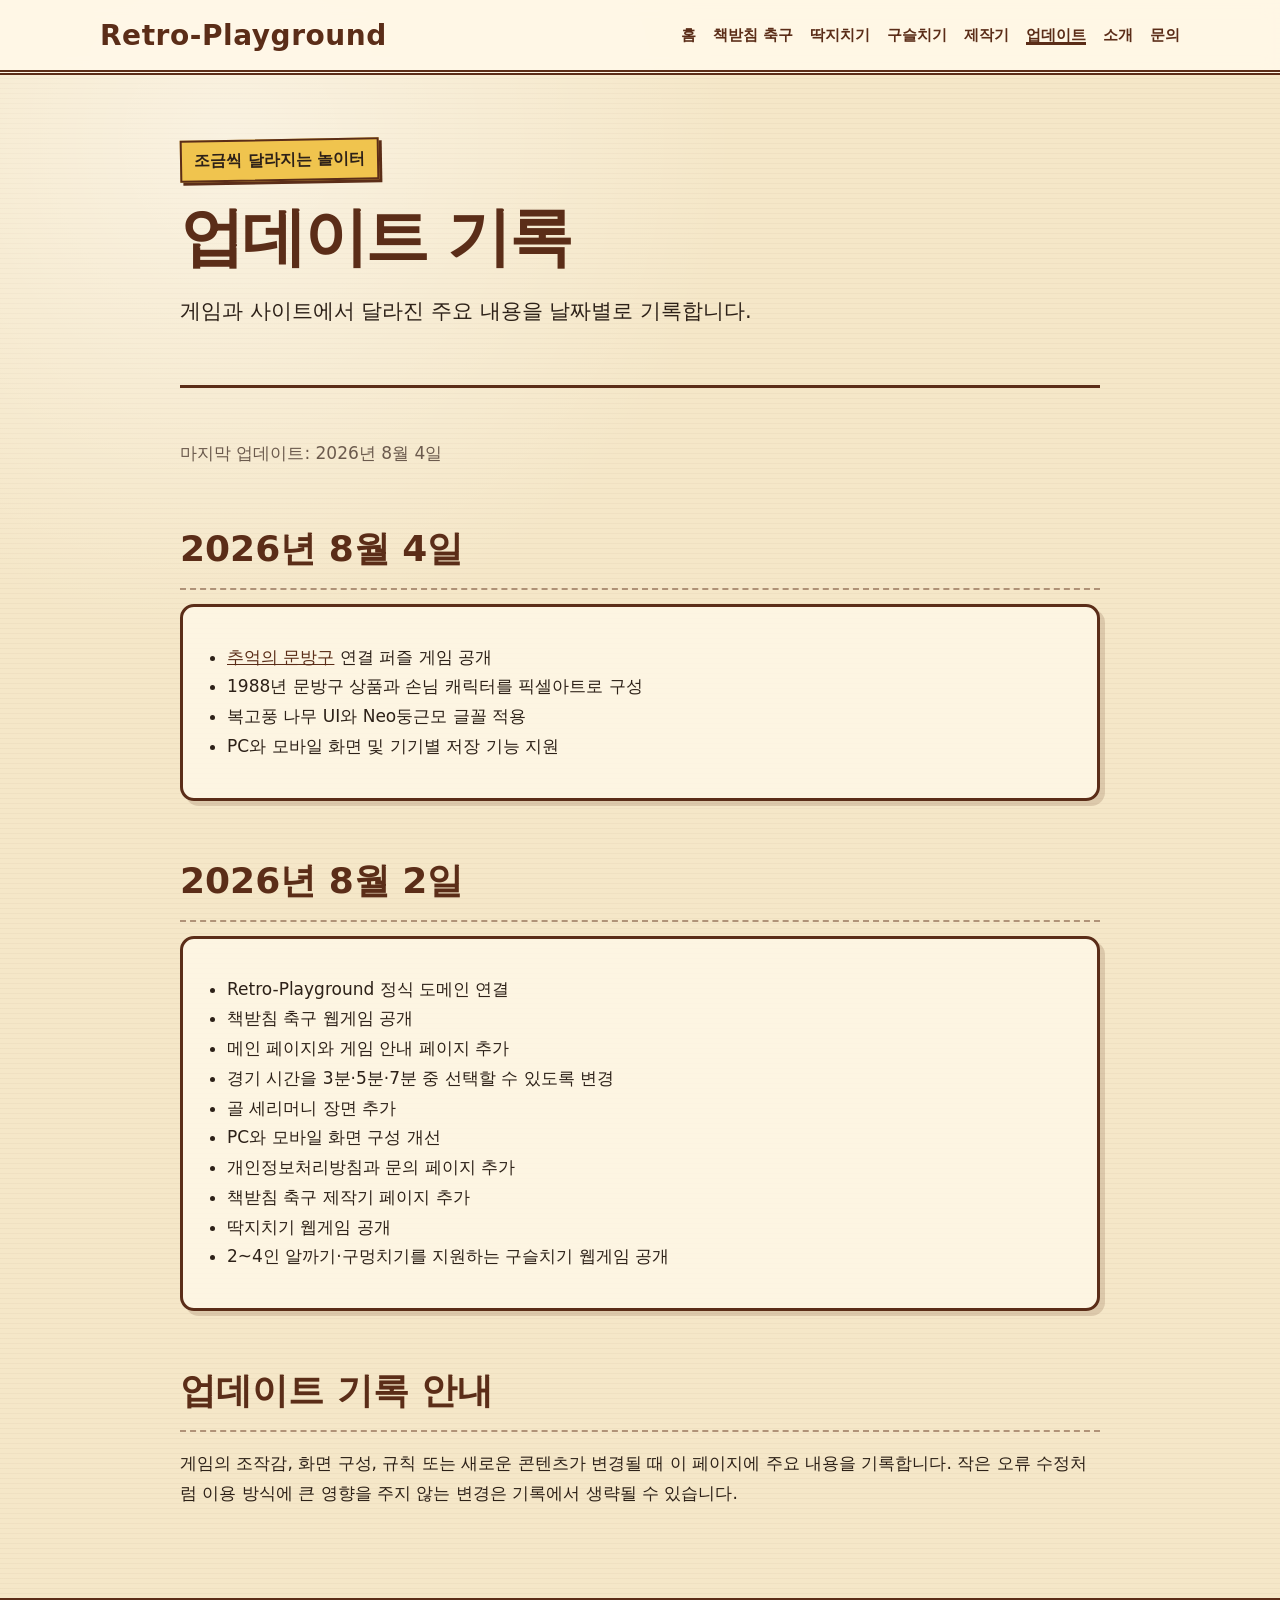
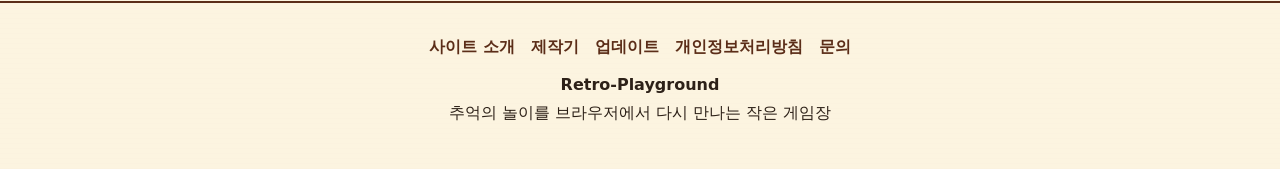
<file: updates/index.html>
<!DOCTYPE html>
<html lang="ko">
<head>
  <meta charset="utf-8">
  <meta name="viewport" content="width=device-width, initial-scale=1">
  <title>업데이트 기록 | Retro-Playground</title>
  <meta name="description" content="Retro-Playground와 책받침 축구의 주요 변경 및 업데이트 내역을 확인할 수 있습니다.">
  <meta name="theme-color" content="#5b2d18">
  <link rel="canonical" href="https://retro-playground.com/updates/">
  <link rel="stylesheet" href="/assets/site.css">
  <!-- Google tag (GA4) -->
  <script async src="https://www.googletagmanager.com/gtag/js?id=G-ZEK2D0W02Q"></script>
  <script>
    window.dataLayer = window.dataLayer || [];
    function gtag(){dataLayer.push(arguments);}
    gtag('js', new Date());
    gtag('config', 'G-ZEK2D0W02Q');
  </script>
  <!-- Google AdSense -->
  <script async src="https://pagead2.googlesyndication.com/pagead/js/adsbygoogle.js?client=ca-pub-7832152216482222"
          crossorigin="anonymous"></script>
</head>
<body>
<header class="site-header">
  <nav class="nav" aria-label="주요 메뉴">
    <a class="brand" href="/">Retro-Playground</a>
    <div class="nav-links">
        <a href="/">홈</a>
        <a href="/games/paper-soccer/">책받침 축구</a>
        <a href="/games/ddakji/">딱지치기</a>
        <a href="/games/marbles/">구슬치기</a>
        <a href="/devlog/paper-soccer/">제작기</a>
        <a href="/updates/" aria-current="page">업데이트</a>
        <a href="/about/">소개</a>
        <a href="/contact/">문의</a>
    </div>
  </nav>
</header>

<main>
  <section class="hero">
    <span class="kicker">조금씩 달라지는 놀이터</span>
    <h1>업데이트 기록</h1>
    <p class="lead">게임과 사이트에서 달라진 주요 내용을 날짜별로 기록합니다.</p>
  </section>
  <article class="content">

    <p class="meta">마지막 업데이트: 2026년 8월 4일</p>

    <h2>2026년 8월 4일</h2>
    <div class="card">
      <ul>
        <li><a href="/games/memory-stationery/">추억의 문방구</a> 연결 퍼즐 게임 공개</li>
        <li>1988년 문방구 상품과 손님 캐릭터를 픽셀아트로 구성</li>
        <li>복고풍 나무 UI와 Neo둥근모 글꼴 적용</li>
        <li>PC와 모바일 화면 및 기기별 저장 기능 지원</li>
      </ul>
    </div>

    <h2>2026년 8월 2일</h2>
    <div class="card">
      <ul>
        <li>Retro-Playground 정식 도메인 연결</li>
        <li>책받침 축구 웹게임 공개</li>
        <li>메인 페이지와 게임 안내 페이지 추가</li>
        <li>경기 시간을 3분·5분·7분 중 선택할 수 있도록 변경</li>
        <li>골 세리머니 장면 추가</li>
        <li>PC와 모바일 화면 구성 개선</li>
        <li>개인정보처리방침과 문의 페이지 추가</li>
        <li>책받침 축구 제작기 페이지 추가</li>
        <li>딱지치기 웹게임 공개</li>
        <li>2~4인 알까기·구멍치기를 지원하는 구슬치기 웹게임 공개</li>
      </ul>
    </div>

    <h2>업데이트 기록 안내</h2>
    <p>
      게임의 조작감, 화면 구성, 규칙 또는 새로운 콘텐츠가 변경될 때 이 페이지에 주요 내용을 기록합니다.
      작은 오류 수정처럼 이용 방식에 큰 영향을 주지 않는 변경은 기록에서 생략될 수 있습니다.
    </p>

  </article>
</main>

<footer class="site-footer">
  <div class="footer-links">
    <a href="/about/">사이트 소개</a>
    <a href="/devlog/paper-soccer/">제작기</a>
    <a href="/updates/">업데이트</a>
    <a href="/privacy/">개인정보처리방침</a>
    <a href="/contact/">문의</a>
  </div>
  <strong>Retro-Playground</strong><br>
  추억의 놀이를 브라우저에서 다시 만나는 작은 게임장
</footer>
</body>
</html>
</file>
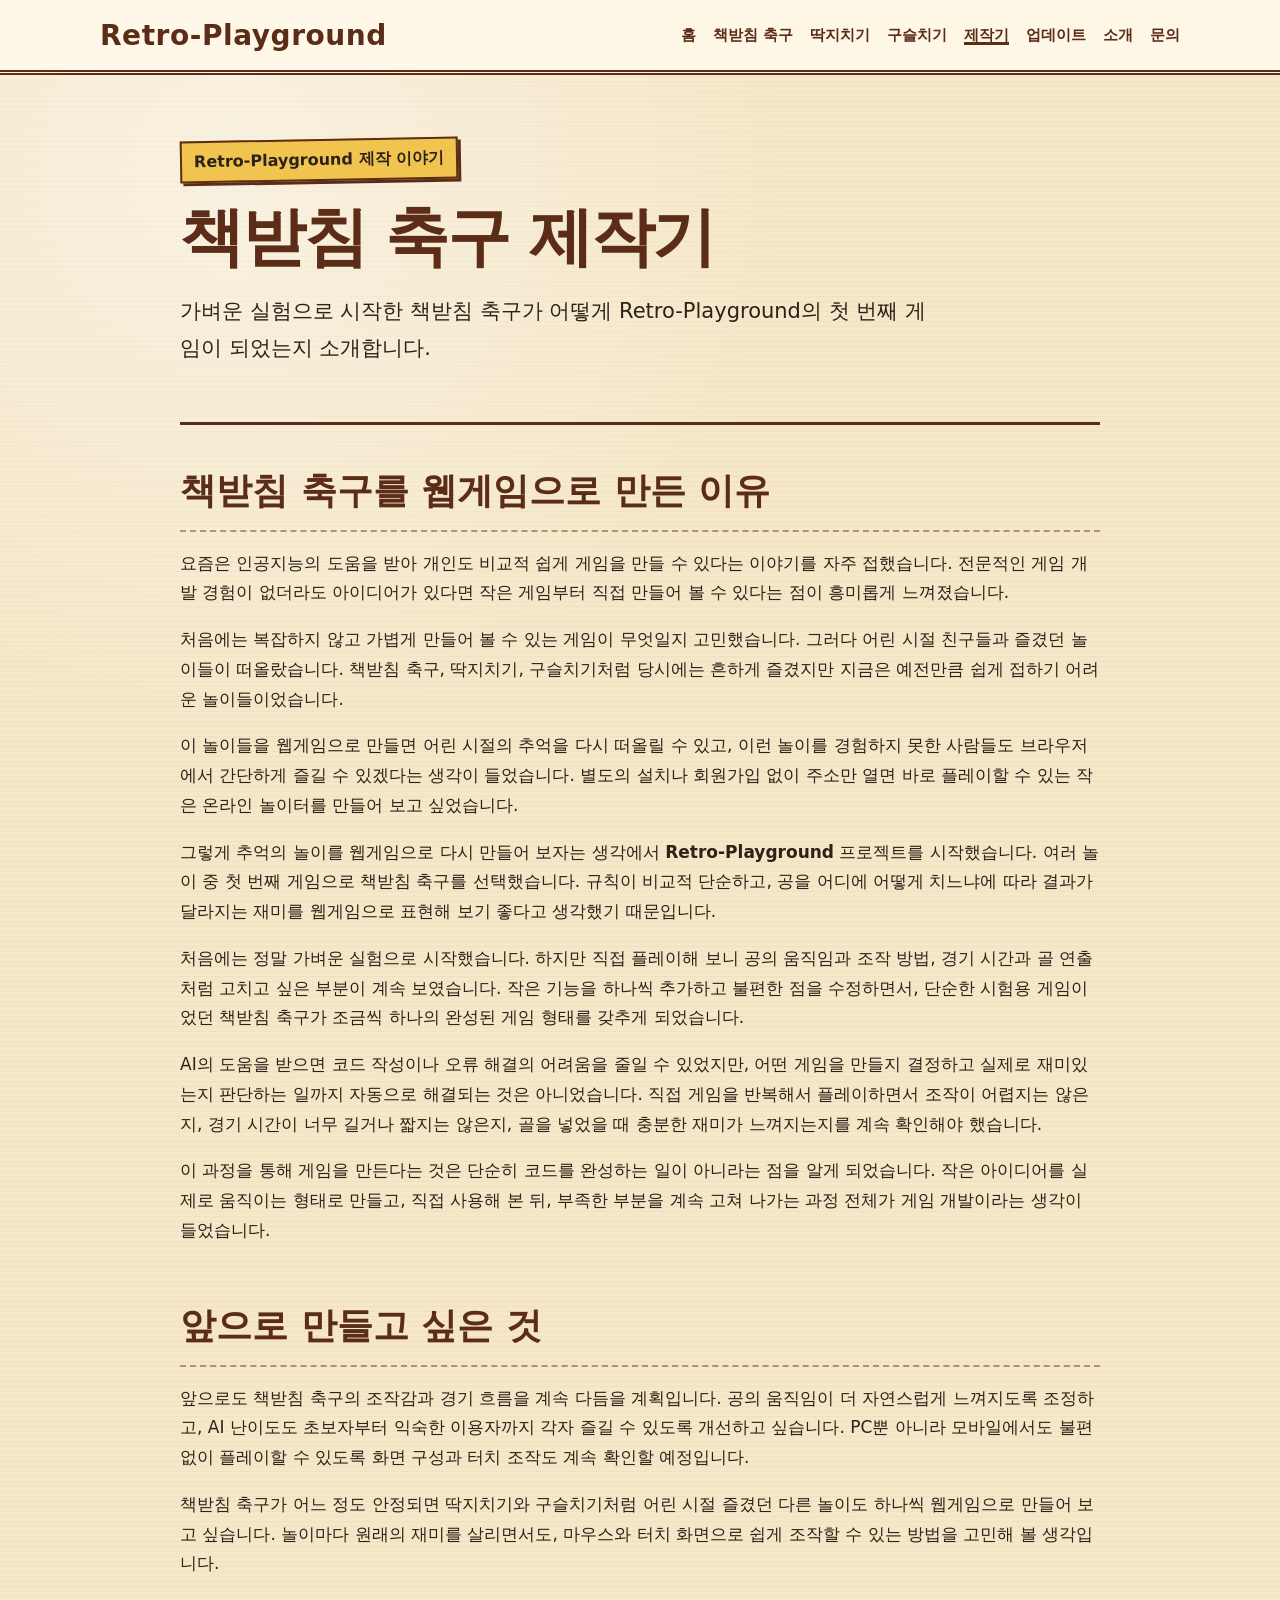
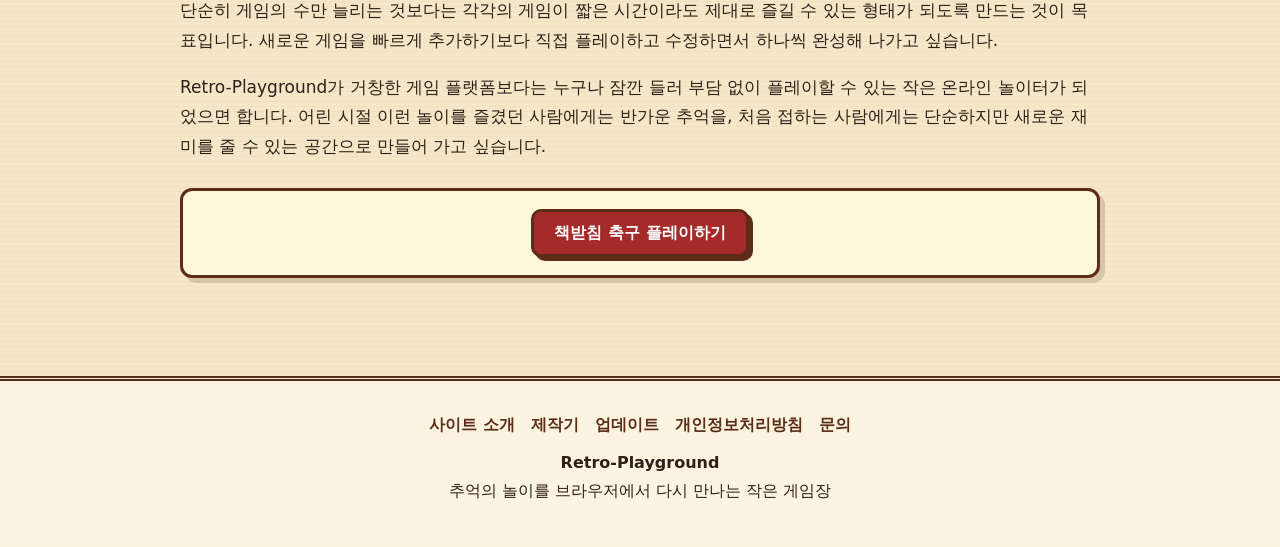
<file: devlog/paper-soccer/index.html>
<!DOCTYPE html>
<html lang="ko">
<head>
  <meta charset="utf-8">
  <meta name="viewport" content="width=device-width, initial-scale=1">
  <title>책받침 축구 제작기 | Retro-Playground</title>
  <meta name="description" content="AI의 도움으로 추억의 놀이인 책받침 축구를 웹게임으로 만들게 된 계기와 앞으로의 계획을 소개합니다.">
  <meta name="theme-color" content="#5b2d18">
  <link rel="canonical" href="https://retro-playground.com/devlog/paper-soccer/">
  <link rel="stylesheet" href="/assets/site.css">
  <!-- Google tag (GA4) -->
  <script async src="https://www.googletagmanager.com/gtag/js?id=G-ZEK2D0W02Q"></script>
  <script>
    window.dataLayer = window.dataLayer || [];
    function gtag(){dataLayer.push(arguments);}
    gtag('js', new Date());
    gtag('config', 'G-ZEK2D0W02Q');
  </script>
  <!-- Google AdSense -->
  <script async src="https://pagead2.googlesyndication.com/pagead/js/adsbygoogle.js?client=ca-pub-7832152216482222"
          crossorigin="anonymous"></script>
</head>
<body>
<header class="site-header">
  <nav class="nav" aria-label="주요 메뉴">
    <a class="brand" href="/">Retro-Playground</a>
    <div class="nav-links">
        <a href="/">홈</a>
        <a href="/games/paper-soccer/">책받침 축구</a>
        <a href="/games/ddakji/">딱지치기</a>
        <a href="/games/marbles/">구슬치기</a>
        <a href="/devlog/paper-soccer/" aria-current="page">제작기</a>
        <a href="/updates/">업데이트</a>
        <a href="/about/">소개</a>
        <a href="/contact/">문의</a>
    </div>
  </nav>
</header>

<main>
  <section class="hero">
    <span class="kicker">Retro-Playground 제작 이야기</span>
    <h1>책받침 축구 제작기</h1>
    <p class="lead">가벼운 실험으로 시작한 책받침 축구가 어떻게 Retro-Playground의 첫 번째 게임이 되었는지 소개합니다.</p>
  </section>
  <article class="content">

    <h2>책받침 축구를 웹게임으로 만든 이유</h2>
    <p>
      요즘은 인공지능의 도움을 받아 개인도 비교적 쉽게 게임을 만들 수 있다는 이야기를 자주 접했습니다.
      전문적인 게임 개발 경험이 없더라도 아이디어가 있다면 작은 게임부터 직접 만들어 볼 수 있다는 점이 흥미롭게 느껴졌습니다.
    </p>
    <p>
      처음에는 복잡하지 않고 가볍게 만들어 볼 수 있는 게임이 무엇일지 고민했습니다.
      그러다 어린 시절 친구들과 즐겼던 놀이들이 떠올랐습니다.
      책받침 축구, 딱지치기, 구슬치기처럼 당시에는 흔하게 즐겼지만 지금은 예전만큼 쉽게 접하기 어려운 놀이들이었습니다.
    </p>
    <p>
      이 놀이들을 웹게임으로 만들면 어린 시절의 추억을 다시 떠올릴 수 있고,
      이런 놀이를 경험하지 못한 사람들도 브라우저에서 간단하게 즐길 수 있겠다는 생각이 들었습니다.
      별도의 설치나 회원가입 없이 주소만 열면 바로 플레이할 수 있는 작은 온라인 놀이터를 만들어 보고 싶었습니다.
    </p>
    <p>
      그렇게 추억의 놀이를 웹게임으로 다시 만들어 보자는 생각에서 <strong>Retro-Playground</strong> 프로젝트를 시작했습니다.
      여러 놀이 중 첫 번째 게임으로 책받침 축구를 선택했습니다.
      규칙이 비교적 단순하고, 공을 어디에 어떻게 치느냐에 따라 결과가 달라지는 재미를 웹게임으로 표현해 보기 좋다고 생각했기 때문입니다.
    </p>
    <p>
      처음에는 정말 가벼운 실험으로 시작했습니다.
      하지만 직접 플레이해 보니 공의 움직임과 조작 방법, 경기 시간과 골 연출처럼 고치고 싶은 부분이 계속 보였습니다.
      작은 기능을 하나씩 추가하고 불편한 점을 수정하면서,
      단순한 시험용 게임이었던 책받침 축구가 조금씩 하나의 완성된 게임 형태를 갖추게 되었습니다.
    </p>
    <p>
      AI의 도움을 받으면 코드 작성이나 오류 해결의 어려움을 줄일 수 있었지만,
      어떤 게임을 만들지 결정하고 실제로 재미있는지 판단하는 일까지 자동으로 해결되는 것은 아니었습니다.
      직접 게임을 반복해서 플레이하면서 조작이 어렵지는 않은지,
      경기 시간이 너무 길거나 짧지는 않은지, 골을 넣었을 때 충분한 재미가 느껴지는지를 계속 확인해야 했습니다.
    </p>
    <p>
      이 과정을 통해 게임을 만든다는 것은 단순히 코드를 완성하는 일이 아니라는 점을 알게 되었습니다.
      작은 아이디어를 실제로 움직이는 형태로 만들고, 직접 사용해 본 뒤,
      부족한 부분을 계속 고쳐 나가는 과정 전체가 게임 개발이라는 생각이 들었습니다.
    </p>

    <h2>앞으로 만들고 싶은 것</h2>
    <p>
      앞으로도 책받침 축구의 조작감과 경기 흐름을 계속 다듬을 계획입니다.
      공의 움직임이 더 자연스럽게 느껴지도록 조정하고,
      AI 난이도도 초보자부터 익숙한 이용자까지 각자 즐길 수 있도록 개선하고 싶습니다.
      PC뿐 아니라 모바일에서도 불편 없이 플레이할 수 있도록 화면 구성과 터치 조작도 계속 확인할 예정입니다.
    </p>
    <p>
      책받침 축구가 어느 정도 안정되면 딱지치기와 구슬치기처럼 어린 시절 즐겼던 다른 놀이도 하나씩 웹게임으로 만들어 보고 싶습니다.
      놀이마다 원래의 재미를 살리면서도, 마우스와 터치 화면으로 쉽게 조작할 수 있는 방법을 고민해 볼 생각입니다.
    </p>
    <p>
      단순히 게임의 수만 늘리는 것보다는 각각의 게임이 짧은 시간이라도 제대로 즐길 수 있는 형태가 되도록 만드는 것이 목표입니다.
      새로운 게임을 빠르게 추가하기보다 직접 플레이하고 수정하면서 하나씩 완성해 나가고 싶습니다.
    </p>
    <p>
      Retro-Playground가 거창한 게임 플랫폼보다는 누구나 잠깐 들러 부담 없이 플레이할 수 있는 작은 온라인 놀이터가 되었으면 합니다.
      어린 시절 이런 놀이를 즐겼던 사람에게는 반가운 추억을,
      처음 접하는 사람에게는 단순하지만 새로운 재미를 줄 수 있는 공간으로 만들어 가고 싶습니다.
    </p>

    <div class="cta">
      <a class="button" href="/games/paper-soccer/">책받침 축구 플레이하기</a>
    </div>

  </article>
</main>

<footer class="site-footer">
  <div class="footer-links">
    <a href="/about/">사이트 소개</a>
    <a href="/devlog/paper-soccer/">제작기</a>
    <a href="/updates/">업데이트</a>
    <a href="/privacy/">개인정보처리방침</a>
    <a href="/contact/">문의</a>
  </div>
  <strong>Retro-Playground</strong><br>
  추억의 놀이를 브라우저에서 다시 만나는 작은 게임장
</footer>
</body>
</html>
</file>
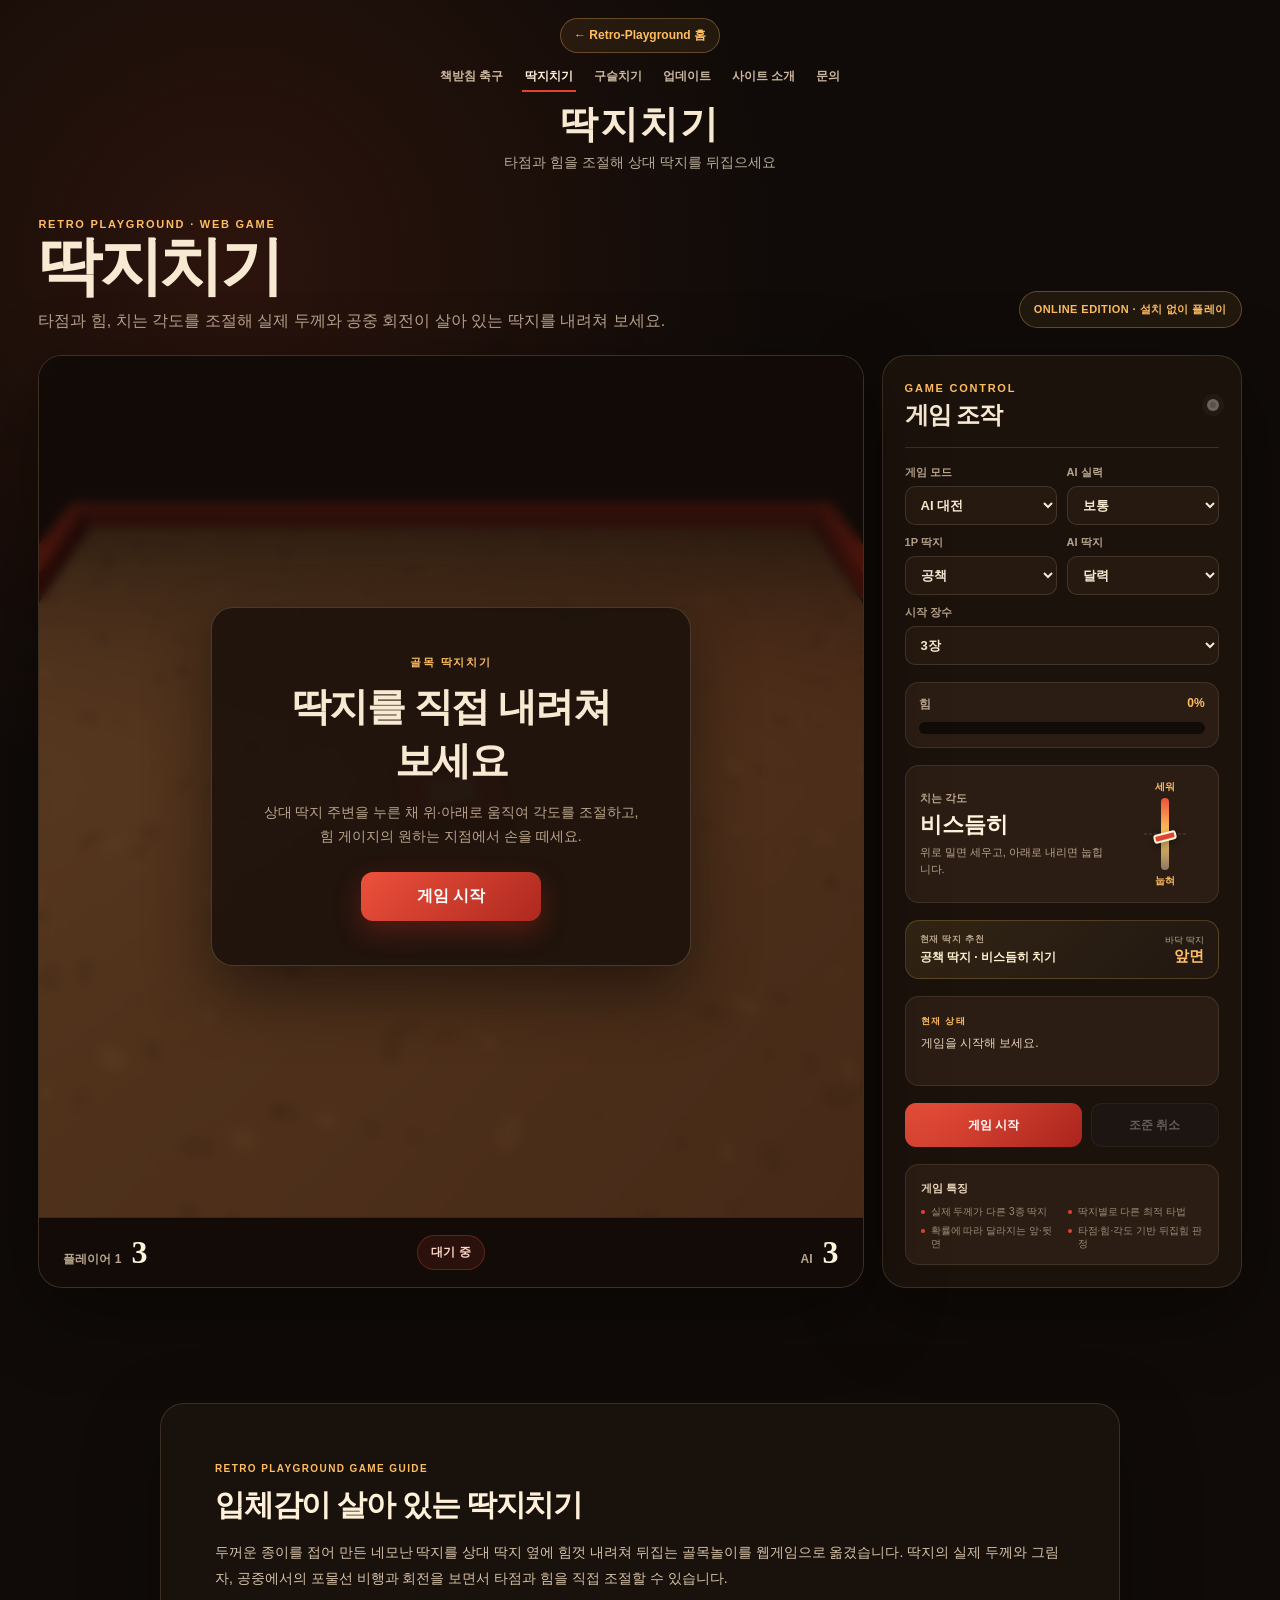
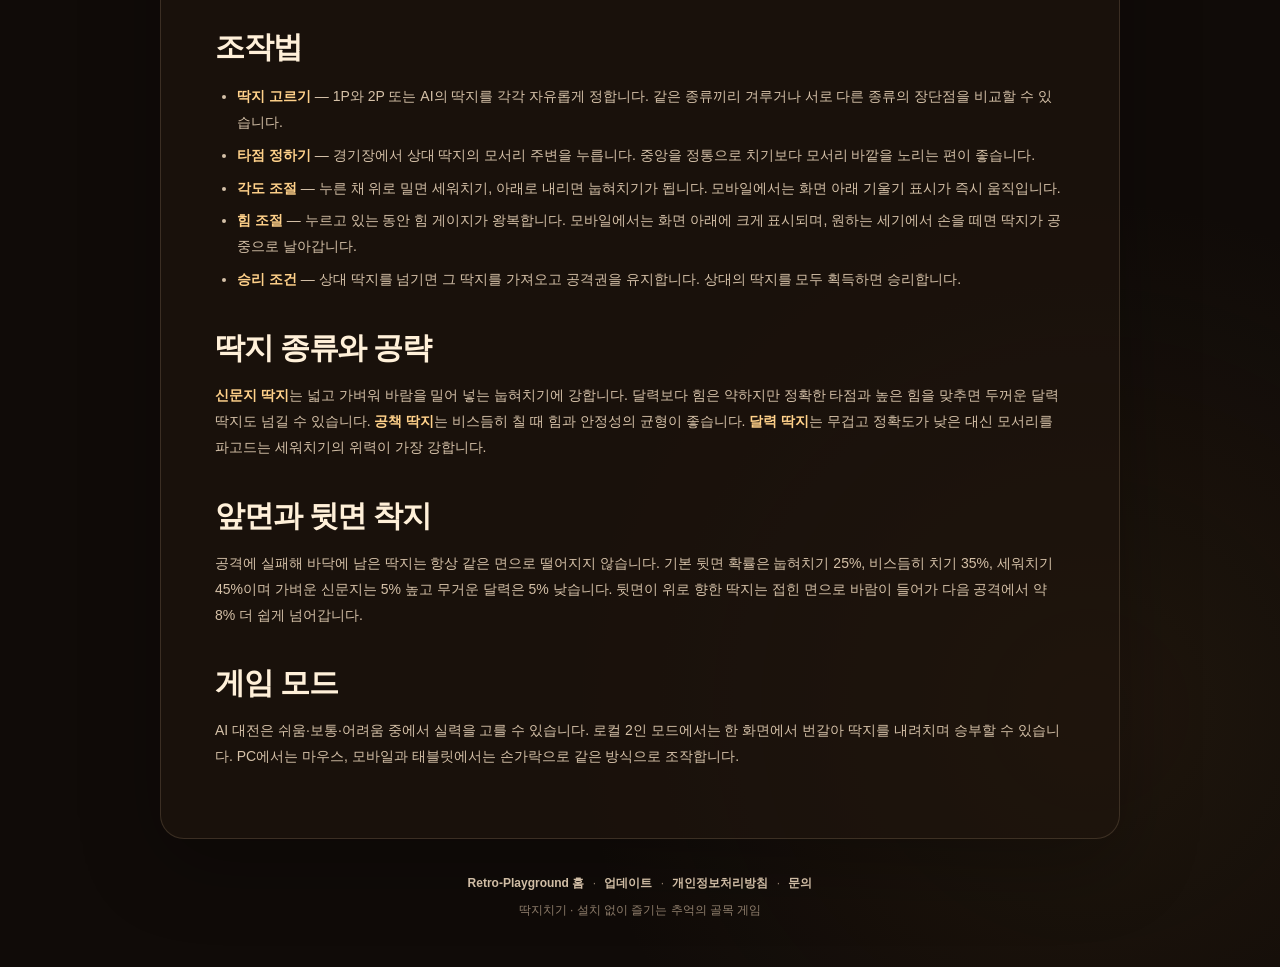
<file: games/ddakji/index.html>
<!DOCTYPE html>
<html lang="ko">
<head>
  <meta charset="utf-8">
  <meta name="viewport" content="width=device-width, initial-scale=1, maximum-scale=1, user-scalable=no, viewport-fit=cover">
  <title>딱지치기 - 추억의 골목 딱지 게임 온라인</title>
  <meta name="description" content="실제 두께와 공중 회전이 살아 있는 딱지치기입니다. 신문지·공책·달력 딱지마다 유리한 타법이 다르고, 앞면과 뒷면 착지에 따라 판정도 달라집니다. AI 대전과 로컬 2인 대전을 무료로 즐겨보세요.">
  <meta name="keywords" content="딱지치기, 딱지게임, 추억의게임, 골목게임, 복고게임, 종이딱지, 무료웹게임, 2인용게임">
  <meta name="theme-color" content="#100b08">
  <meta property="og:title" content="딱지치기 - 추억의 골목 딱지 게임">
  <meta property="og:description" content="딱지마다 다른 최적 타법을 찾고 앞·뒷면 착지 변수까지 이용해 상대 딱지를 넘겨보세요.">
  <meta property="og:type" content="website">
  <meta property="og:url" content="https://retro-playground.com/games/ddakji/">
  <link rel="canonical" href="https://retro-playground.com/games/ddakji/">
  <link rel="stylesheet" href="./game.css?v=20260802-technique">
  <style>
    .game-page-title{
      max-width:920px;margin:10px auto 4px;padding:0 12px;text-align:center;
    }
    .game-page-title h1{
      margin:0;font-size:clamp(24px,5.8vw,38px);line-height:1.2;letter-spacing:2px;
    }
    .game-page-title p{margin:6px 0 0;font-size:14px;opacity:.72;}
    /* 애드센스 안전 배치: 게임 조작 영역과 분리된 설명 글 하단 광고 */
    .adslot{width:min(calc(100% - 24px),728px);margin:0 auto;text-align:center;overflow:hidden;}
    .adslot:empty{display:none;}
    .adslot:not(:empty){margin:48px auto 24px;min-height:90px;}
    .adslot .adsbygoogle{display:block;}
    @media(max-width:720px){
      .adslot:not(:empty){margin:32px auto 18px;padding:0 8px;min-height:50px;}
    }
    @media(max-width:660px){
      /* 경기장을 누르는 동안에도 보이는 모바일 타격 HUD */
      .control-card:has(.phase-light.aim) .meter-block,
      .control-card:has(.phase-light.charge) .meter-block,
      .control-card:has(.phase-light.aim) .angle-control,
      .control-card:has(.phase-light.charge) .angle-control{
        position:fixed;
        bottom:calc(12px + env(safe-area-inset-bottom, 0px));
        z-index:40;
        min-height:82px;
        border:2px solid rgba(255,189,97,.48);
        background:rgba(24,15,10,.94);
        box-shadow:0 12px 34px rgba(0,0,0,.58);
        backdrop-filter:blur(14px);
        pointer-events:none;
      }
      .control-card:has(.phase-light.aim) .meter-block,
      .control-card:has(.phase-light.charge) .meter-block{
        right:150px;
        left:12px;
        padding:12px 13px;
      }
      .control-card:has(.phase-light.aim) .angle-control,
      .control-card:has(.phase-light.charge) .angle-control{
        right:12px;
        width:128px;
        grid-template-columns:1fr 38px;
        gap:5px;
        padding:9px 10px;
      }
      .control-card:has(.phase-light.aim) .meter-label,
      .control-card:has(.phase-light.charge) .meter-label{
        align-items:center;
        margin-bottom:9px;
        font-size:14px;
      }
      .control-card:has(.phase-light.aim) .meter-label strong,
      .control-card:has(.phase-light.charge) .meter-label strong{
        font-size:24px;
        line-height:1;
      }
      .control-card:has(.phase-light.aim) .power-track,
      .control-card:has(.phase-light.charge) .power-track{
        height:18px;
        border:1px solid rgba(255,255,255,.2);
      }
      .control-card:has(.phase-light.aim) .angle-copy small,
      .control-card:has(.phase-light.charge) .angle-copy small{
        font-size:9px;
      }
      .control-card:has(.phase-light.aim) .angle-copy strong,
      .control-card:has(.phase-light.charge) .angle-copy strong{
        margin:3px 0 0;
        font-size:16px;
        line-height:1.15;
        word-break:keep-all;
      }
      .control-card:has(.phase-light.aim) .angle-copy span,
      .control-card:has(.phase-light.charge) .angle-copy span{
        display:none;
      }
      .control-card:has(.phase-light.aim) .angle-visual,
      .control-card:has(.phase-light.charge) .angle-visual{
        gap:1px;
      }
      .control-card:has(.phase-light.aim) .angle-visual b,
      .control-card:has(.phase-light.charge) .angle-visual b{
        font-size:8px;
      }
      .control-card:has(.phase-light.aim) .angle-track,
      .control-card:has(.phase-light.charge) .angle-track{
        height:46px;
      }
      .control-card:has(.phase-light.charge) .meter-block,
      .control-card:has(.phase-light.charge) .angle-control{
        border-color:var(--gold);
        box-shadow:0 0 0 3px rgba(255,189,97,.18),0 14px 38px rgba(0,0,0,.65);
      }
    }
  </style>

  <!-- Google tag (GA4) -->
  <script async src="https://www.googletagmanager.com/gtag/js?id=G-ZEK2D0W02Q"></script>
  <script>
    window.dataLayer = window.dataLayer || [];
    function gtag(){dataLayer.push(arguments);}
    gtag('js', new Date());
    gtag('config', 'G-ZEK2D0W02Q');
  </script>

  <!-- Google AdSense -->
  <script async src="https://pagead2.googlesyndication.com/pagead/js/adsbygoogle.js?client=ca-pub-7832152216482222"
          crossorigin="anonymous"></script>
</head>
<body>
  <a class="skip-link" href="#ddakji-game-root">게임으로 바로 가기</a>

  <header class="site-chrome">
    <a class="home-link" href="/">← Retro-Playground 홈</a>
    <nav class="site-nav" aria-label="사이트 메뉴">
      <a href="/games/paper-soccer/">책받침 축구</a>
      <a href="/games/ddakji/" aria-current="page">딱지치기</a>
      <a href="/games/marbles/">구슬치기</a>
      <a href="/updates/">업데이트</a>
      <a href="/about/">사이트 소개</a>
      <a href="/contact/">문의</a>
    </nav>
  </header>

  <section class="game-page-title" aria-labelledby="game-page-heading">
    <h1 id="game-page-heading">딱지치기</h1>
    <p>타점과 힘을 조절해 상대 딱지를 뒤집으세요</p>
  </section>


  <div id="ddakji-game-root">
    <p class="loading-copy">딱지치기 경기장을 준비하고 있습니다…</p>
  </div>


  <article class="legacy-content" id="game-guide">
    <span class="article-kicker">RETRO PLAYGROUND GAME GUIDE</span>
    <h2>입체감이 살아 있는 딱지치기</h2>
    <p>두꺼운 종이를 접어 만든 네모난 딱지를 상대 딱지 옆에 힘껏 내려쳐 뒤집는 골목놀이를 웹게임으로 옮겼습니다. 딱지의 실제 두께와 그림자, 공중에서의 포물선 비행과 회전을 보면서 타점과 힘을 직접 조절할 수 있습니다.</p>

    <h2>조작법</h2>
    <ul>
      <li><b>딱지 고르기</b> — 1P와 2P 또는 AI의 딱지를 각각 자유롭게 정합니다. 같은 종류끼리 겨루거나 서로 다른 종류의 장단점을 비교할 수 있습니다.</li>
      <li><b>타점 정하기</b> — 경기장에서 상대 딱지의 모서리 주변을 누릅니다. 중앙을 정통으로 치기보다 모서리 바깥을 노리는 편이 좋습니다.</li>
      <li><b>각도 조절</b> — 누른 채 위로 밀면 세워치기, 아래로 내리면 눕혀치기가 됩니다. 모바일에서는 화면 아래 기울기 표시가 즉시 움직입니다.</li>
      <li><b>힘 조절</b> — 누르고 있는 동안 힘 게이지가 왕복합니다. 모바일에서는 화면 아래에 크게 표시되며, 원하는 세기에서 손을 떼면 딱지가 공중으로 날아갑니다.</li>
      <li><b>승리 조건</b> — 상대 딱지를 넘기면 그 딱지를 가져오고 공격권을 유지합니다. 상대의 딱지를 모두 획득하면 승리합니다.</li>
    </ul>

    <h2>딱지 종류와 공략</h2>
    <p><b>신문지 딱지</b>는 넓고 가벼워 바람을 밀어 넣는 눕혀치기에 강합니다. 달력보다 힘은 약하지만 정확한 타점과 높은 힘을 맞추면 두꺼운 달력 딱지도 넘길 수 있습니다. <b>공책 딱지</b>는 비스듬히 칠 때 힘과 안정성의 균형이 좋습니다. <b>달력 딱지</b>는 무겁고 정확도가 낮은 대신 모서리를 파고드는 세워치기의 위력이 가장 강합니다.</p>

    <h2>앞면과 뒷면 착지</h2>
    <p>공격에 실패해 바닥에 남은 딱지는 항상 같은 면으로 떨어지지 않습니다. 기본 뒷면 확률은 눕혀치기 25%, 비스듬히 치기 35%, 세워치기 45%이며 가벼운 신문지는 5% 높고 무거운 달력은 5% 낮습니다. 뒷면이 위로 향한 딱지는 접힌 면으로 바람이 들어가 다음 공격에서 약 8% 더 쉽게 넘어갑니다.</p>

    <h2>게임 모드</h2>
    <p>AI 대전은 쉬움·보통·어려움 중에서 실력을 고를 수 있습니다. 로컬 2인 모드에서는 한 화면에서 번갈아 딱지를 내려치며 승부할 수 있습니다. PC에서는 마우스, 모바일과 태블릿에서는 손가락으로 같은 방식으로 조작합니다.</p>
  </article>

  <!-- 애드센스 승인 후 이 설명 글 하단 영역에 광고 코드를 넣으세요. -->
  <div class="adslot content-ad" data-ad-placement="after-game-guide"></div>

  <footer class="site-footer">
    <div>
      <a href="/">Retro-Playground 홈</a>
      <span>·</span>
      <a href="/updates/">업데이트</a>
      <span>·</span>
      <a href="/privacy/">개인정보처리방침</a>
      <span>·</span>
      <a href="/contact/">문의</a>
    </div>
    <p>딱지치기 · 설치 없이 즐기는 추억의 골목 게임</p>
  </footer>

  <script src="./game.js?v=20260802-technique" defer></script>
</body>
</html>
</file>
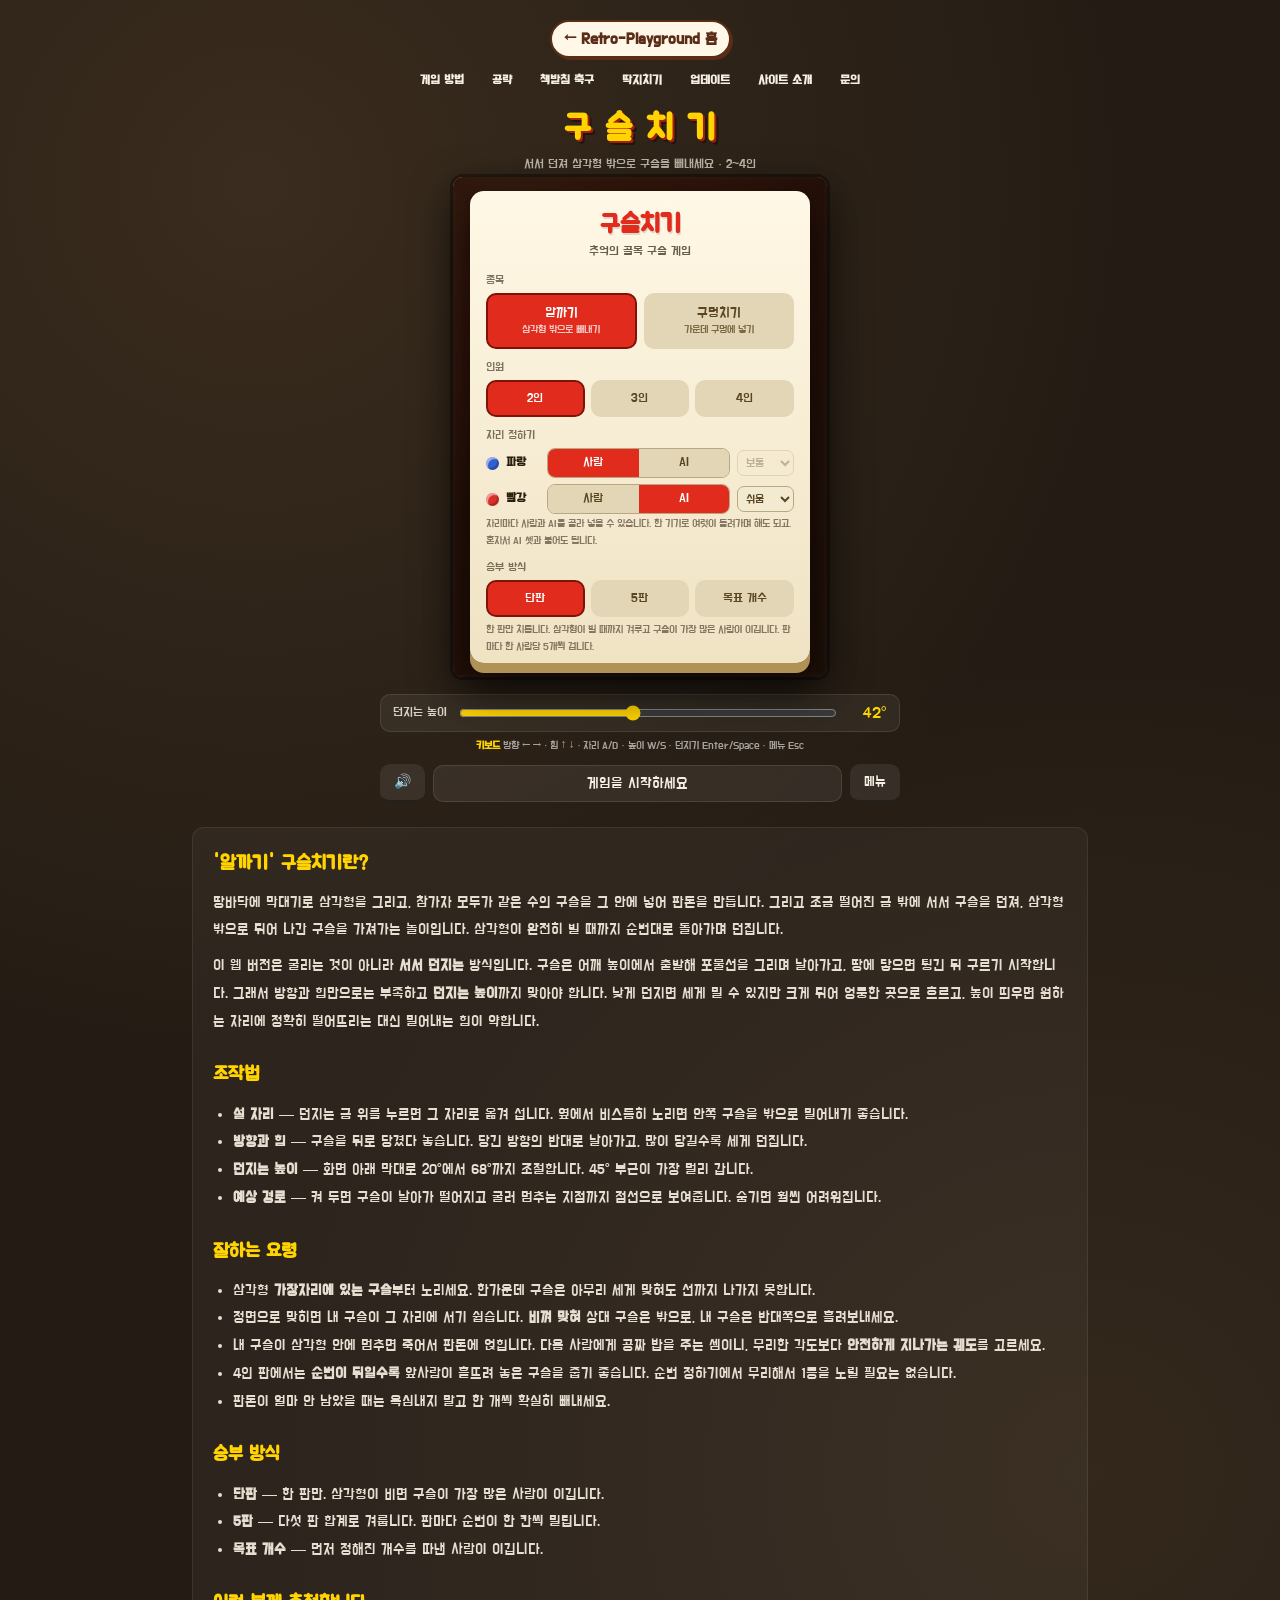
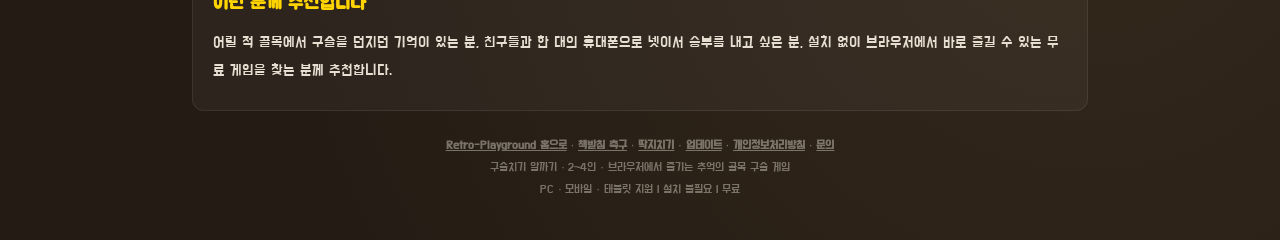
<file: games/marbles/index.html>
<!DOCTYPE html>
<html lang="ko">
<head>
<meta charset="utf-8">
<meta name="viewport" content="width=device-width, initial-scale=1, maximum-scale=1, user-scalable=no, viewport-fit=cover">
<title>구슬치기 알까기 - 2~4인 추억의 골목 구슬 게임</title>
<meta name="description" content="땅에 그린 삼각형에 구슬을 걸고, 서서 던져 밖으로 빼내는 '알까기' 구슬치기입니다. 2~4인 대전, 자리마다 사람과 AI를 골라 배치, 순번 정하기부터 시작. 단판·5판·목표 개수 지원. 모바일·PC 무료.">
<meta name="keywords" content="구슬치기, 알까기, 4인용게임, 구슬게임, 추억의게임, 골목게임, 복고게임, 무료웹게임">
<meta property="og:title" content="구슬치기 알까기 - 2~4인 골목 구슬 게임">
<meta property="og:description" content="서서 던져 삼각형 밖으로 구슬을 빼내는 추억의 알까기. 2~4인 대전, 무료로 즐기세요.">
<meta property="og:type" content="website">
<meta property="og:url" content="https://retro-playground.com/games/marbles/">
<link rel="preconnect" href="https://fonts.googleapis.com">
<link rel="preconnect" href="https://fonts.gstatic.com" crossorigin>
<link href="https://fonts.googleapis.com/css2?family=Jua&family=Do+Hyeon&display=swap" rel="stylesheet">
<script async src="https://pagead2.googlesyndication.com/pagead/js/adsbygoogle.js?client=ca-pub-7832152216482222" crossorigin="anonymous"></script>
<style>

  :root{
    --red:#e02b1d; --red-dark:#a81d12; --yellow:#ffd400; --paper:#f4efe2;
  }
  *{box-sizing:border-box;-webkit-tap-highlight-color:transparent;}
  html,body{margin:0;padding:0;}
  .sr-only{
    position:absolute!important;width:1px!important;height:1px!important;padding:0!important;
    margin:-1px!important;overflow:hidden!important;clip:rect(0,0,0,0)!important;
    white-space:nowrap!important;border:0!important;
  }
  body{
    background:#241c14;
    background-image:
      radial-gradient(circle at 20% 10%, #3a2c1e 0%, transparent 45%),
      radial-gradient(circle at 85% 80%, #34281c 0%, transparent 45%);
    color:#f4efe2;
    font-family:'Do Hyeon','Jua',-apple-system,BlinkMacSystemFont,'Malgun Gothic','Apple SD Gothic Neo',sans-serif;
    min-height:100vh; overflow-x:hidden;
  }
  .wrap{max-width:920px;margin:0 auto;padding:10px 12px 40px;}

  header.site{text-align:center;padding:10px 0 4px;}
  header.site h1{
    font-family:'Jua',sans-serif;margin:0;font-size:clamp(21px,5.6vw,34px);
    color:var(--yellow);text-shadow:2px 2px 0 var(--red-dark),4px 4px 0 rgba(0,0,0,.35);
    letter-spacing:2px;
  }
  header.site p{margin:5px 0 0;font-size:13px;opacity:.72;}

  /* 애드센스 안전 배치: 게임 조작 영역과 분리된 설명 글 하단 광고 */
  .adslot{
    width:min(100%,728px);margin:0 auto;text-align:center;overflow:hidden;
  }
  .adslot:empty{display:none;}
  .adslot:not(:empty){margin:48px auto 24px;min-height:90px;}
  .adslot .adsbygoogle{display:block;}

  #stage{position:relative;width:100%;display:flex;justify-content:center;}
  #board{
    display:block;touch-action:none;border-radius:10px;
    box-shadow:0 14px 40px rgba(0,0,0,.55),0 0 0 3px rgba(0,0,0,.35);
    max-width:100%;cursor:crosshair;
  }
  #board:focus-visible{outline:4px solid var(--yellow);outline-offset:5px;}

  .hud{
    display:flex;align-items:center;justify-content:space-between;gap:8px;
    margin:9px auto 0;max-width:520px;font-size:14px;
  }
  .hud .count{
    min-width:100px;text-align:center;padding:8px 7px;border-radius:10px;
    background:rgba(0,0,0,.25);border:1px solid rgba(255,255,255,.14);
    color:var(--yellow);font-family:'Jua',sans-serif;font-size:15px;letter-spacing:.5px;
  }
  .hud .count.danger{
    background:rgba(224,43,29,.35);color:#fff;
    animation:countPulse .8s ease-in-out infinite alternate;
  }
  @keyframes countPulse{to{transform:scale(1.04)}}
  .hud .turn{
    flex:1;text-align:center;padding:8px 10px;border-radius:10px;
    background:rgba(255,255,255,.07);border:1px solid rgba(255,255,255,.1);font-size:15px;
  }
  .btn{
    font-family:inherit;font-size:14px;cursor:pointer;
    background:linear-gradient(#fff2c4,#ffd400);color:#5a3b00;
    border:none;border-bottom:3px solid #b58a00;border-radius:10px;
    padding:9px 14px;white-space:nowrap;transition:transform .06s;
  }
  .btn:active{transform:translateY(2px);border-bottom-width:1px;}
  .btn.ghost{background:rgba(255,255,255,.08);color:#f4efe2;border-bottom:3px solid rgba(0,0,0,.35);}
  .panel .btn.ghost{background:#ded0ac;color:#5a4620;border-bottom:3px solid #a89365;}

  .overlay{
    position:absolute;inset:0;display:flex;align-items:center;justify-content:center;
    background:rgba(20,14,8,.87);backdrop-filter:blur(3px);
    border-radius:10px;z-index:5;padding:14px;
  }
  .overlay.hidden{display:none;}
  .panel{
    background:linear-gradient(180deg,#fff8e6,#f0e3c4);color:#2a1d0e;
    border-radius:14px;padding:18px 16px;max-width:340px;width:100%;text-align:center;
    box-shadow:0 10px 0 #b09256,0 20px 40px rgba(0,0,0,.5);
    max-height:100%;overflow-y:auto;
  }
  .panel h2{
    font-family:'Jua',sans-serif;margin:0 0 4px;font-size:25px;color:var(--red);
    text-shadow:1.5px 1.5px 0 rgba(0,0,0,.12);
  }
  .panel .sub{font-size:13px;opacity:.7;margin:0 0 13px;}
  .panel ol{text-align:left;font-size:13.5px;line-height:1.7;padding-left:19px;margin:0 0 12px;}
  .panel ol li{margin-bottom:5px;}
  .opt-row{display:flex;gap:7px;margin-bottom:9px;}
  .opt-row.g3{display:grid;grid-template-columns:repeat(3,1fr);gap:6px;}
  .opt-row.g3 .opt{font-size:12.5px;padding:9px 2px;}
  .hint{font-size:11px;opacity:.55;text-align:left;margin:-4px 0 10px;line-height:1.5;}
  .opt{
    flex:1;padding:10px 5px;border-radius:10px;cursor:pointer;font-size:14px;
    font-family:inherit;line-height:1.2;text-align:center;
    background:#e3d6b6;border:2px solid transparent;color:#5a4620;transition:.12s;
  }
  .opt.on{background:var(--red);color:#fff;border-color:#7d1409;}
  .opt:focus-visible,.seatRow button:focus-visible,.seatRow select:focus-visible{
    outline:3px solid #2f5fd0;outline-offset:2px;
  }
  .opt small{display:block;font-size:10.5px;opacity:.75;margin-top:2px;line-height:1.3;}
  .label{font-size:12px;opacity:.6;margin:11px 0 5px;text-align:left;}
  .big{width:100%;font-size:18px;padding:12px;margin-top:5px;font-family:'Jua',sans-serif;letter-spacing:1px;}

  /* ── 획득 세리머니: 골목 담벼락 + 아이 ── */
  #winOverlay{
    background:rgba(10,8,6,.08);padding:0;flex-direction:column;overflow:hidden;
  }
  .alleyScene{
    position:absolute;inset:0;overflow:hidden;
    background:
      linear-gradient(180deg,#8e8477 0%,#a3988a 40%,#7d7365 62%,#6d5a41 63%,#8a7256 100%);
  }
  .alleyScene::before{
    content:'';position:absolute;inset:0 0 37% 0;opacity:.35;
    background-image:
      repeating-linear-gradient(0deg,rgba(0,0,0,.22) 0 1px,transparent 1px 22px),
      repeating-linear-gradient(90deg,rgba(0,0,0,.16) 0 1px,transparent 1px 46px);
  }
  .alleyScene::after{
    content:'';position:absolute;left:-8%;right:-8%;bottom:0;height:37%;opacity:.5;
    background-image:
      radial-gradient(circle,rgba(0,0,0,.22) 0 1px,transparent 1.7px),
      radial-gradient(circle,rgba(255,255,255,.18) 0 1px,transparent 1.6px);
    background-size:19px 15px,26px 20px;
    background-position:0 3px,9px 8px;
  }
  .sunPatch{
    position:absolute;left:50%;top:-24%;width:86%;height:58%;transform:translateX(-50%);
    background:radial-gradient(ellipse,rgba(255,240,190,.26),transparent 66%);
    pointer-events:none;
  }
  .winBig{
    position:absolute;z-index:7;left:50%;top:7%;transform:translateX(-50%);
    font-family:'Jua',sans-serif;font-size:clamp(26px,7.6vw,44px);color:var(--yellow);
    text-shadow:3px 3px 0 var(--red-dark),0 0 24px rgba(255,212,0,.42);
    letter-spacing:2px;white-space:nowrap;
  }
  #winOverlay:not(.hidden) .winBig{animation:winIn .65s cubic-bezier(.2,1.6,.4,1) both;}
  @keyframes winIn{
    0%{transform:translateX(-50%) scale(.35) rotate(-7deg);opacity:0}
    65%{transform:translateX(-50%) scale(1.12)}
    100%{transform:translateX(-50%) scale(1);opacity:1}
  }
  .winCaption{
    position:absolute;z-index:7;left:50%;top:19%;transform:translateX(-50%);
    padding:5px 14px;border-radius:14px;background:rgba(0,0,0,.42);
    color:#fff;font-size:13px;letter-spacing:.5px;white-space:nowrap;
  }
  .wallBoards{
    position:absolute;z-index:3;left:5%;right:5%;top:33%;height:19%;display:grid;
    grid-template-columns:repeat(2,1fr);gap:3%;transform:rotate(-1.2deg);
  }
  .wallAd{
    min-width:0;display:flex;align-items:center;justify-content:center;overflow:hidden;
    border:2px solid rgba(255,255,255,.72);border-bottom-width:5px;border-radius:3px;
    color:#fff;text-decoration:none;font-family:'Jua',sans-serif;font-size:clamp(8px,2.4vw,13px);
    text-align:center;line-height:1.1;padding:3px;box-shadow:0 5px 0 rgba(0,0,0,.3);
  }
  .wallAd img{width:100%;height:100%;object-fit:cover;display:block;}
  .wallAd.noLink{cursor:default;}

  .kid{
    --shirt:#2f5fd0;--shirt-dark:#1c3a86;
    position:absolute;z-index:5;left:-18%;bottom:3%;width:74px;height:130px;margin-left:-37px;opacity:0;
  }
  .kid.red{--shirt:#d8322a;--shirt-dark:#8f1015;}
  .kid.play{animation:kidRun 3.05s cubic-bezier(.22,.75,.28,1) both;}
  @keyframes kidRun{
    0%{left:-18%;transform:translateY(0) rotate(-4deg);opacity:0}
    10%{opacity:1}
    46%{left:48%;transform:translateY(0) rotate(0)}
    62%{left:50%;transform:translateY(-20px) rotate(-2deg)}
    76%{left:50%;transform:translateY(0) rotate(2deg)}
    88%{left:50%;transform:translateY(-8px) rotate(-1deg)}
    100%{left:50%;transform:translateY(0) rotate(0);opacity:1}
  }
  .kidShadow{
    position:absolute;left:10px;bottom:1px;width:58px;height:13px;border-radius:50%;
    background:rgba(0,0,0,.26);filter:blur(2px);
  }
  .kidHead{
    position:absolute;left:24px;top:4px;width:27px;height:28px;border-radius:50%;
    background:#f0c091;border:2px solid rgba(62,31,15,.32);z-index:4;
  }
  .kidHead::before{
    content:'';position:absolute;left:-1px;top:-4px;width:26px;height:11px;border-radius:16px 16px 5px 5px;
    background:#26160d;
  }
  .kidHead::after{
    content:'';position:absolute;left:7px;top:15px;width:10px;height:4px;border-radius:0 0 6px 6px;
    background:#8a4a33;
  }
  .kidTorso{
    position:absolute;left:17px;top:30px;width:41px;height:47px;border-radius:11px 11px 7px 7px;
    background:linear-gradient(90deg,var(--shirt-dark),var(--shirt) 35% 65%,var(--shirt-dark));
    border:2px solid rgba(255,255,255,.38);z-index:3;
  }
  .kidStripe{position:absolute;left:0;right:0;top:14px;height:7px;background:rgba(255,255,255,.55);}
  .kidShorts{
    position:absolute;left:20px;top:72px;width:35px;height:22px;border-radius:4px 4px 9px 9px;
    background:#3b3128;z-index:3;
  }
  .kidArm,.kidLeg{position:absolute;border-radius:9px;transform-origin:50% 5px;}
  .kidArm{top:37px;width:11px;height:46px;background:#f0c091;z-index:6;}
  .kidArm.left{left:12px;transform:rotate(26deg)}
  .kidArm.right{right:11px;transform:rotate(-26deg)}
  .kid.play .kidArm.left{animation:leftArmUp 3.05s ease-out both;}
  .kid.play .kidArm.right{animation:rightArmUp 3.05s ease-out both;}
  @keyframes leftArmUp{0%,44%{transform:rotate(26deg)}62%,100%{transform:rotate(150deg)}}
  @keyframes rightArmUp{0%,44%{transform:rotate(-26deg)}62%,100%{transform:rotate(-150deg)}}
  .kidHand{position:absolute;left:0;bottom:-5px;width:11px;height:11px;border-radius:50%;background:#f0c091;}
  /* 손에 든 구슬 주머니 */
  .pouch{
    position:absolute;left:-9px;bottom:-24px;width:28px;height:26px;border-radius:6px 6px 13px 13px;
    background:linear-gradient(180deg,#c9b184,#a68a5c);border:1.5px solid rgba(0,0,0,.35);
  }
  .pouch i{
    position:absolute;width:9px;height:9px;border-radius:50%;
    box-shadow:inset -1.5px -1.5px 0 rgba(0,0,0,.25),inset 1.5px 1.5px 0 rgba(255,255,255,.5);
  }
  .pouch i:nth-child(1){left:3px;top:-4px;background:#43a7e8}
  .pouch i:nth-child(2){left:12px;top:-6px;background:#e8b043}
  .pouch i:nth-child(3){left:8px;top:1px;background:#7ad06a}
  .kidLeg{top:88px;width:12px;height:36px;background:#f0c091;z-index:1;}
  .kidLeg.left{left:22px;transform:rotate(8deg)}
  .kidLeg.right{right:20px;transform:rotate(-8deg)}
  .kid.play .kidLeg.left{animation:leftLegRun .6s ease-in-out 0s 3 alternate;}
  .kid.play .kidLeg.right{animation:rightLegRun .6s ease-in-out 0s 3 alternate;}
  @keyframes leftLegRun{to{transform:rotate(-24deg)}}
  @keyframes rightLegRun{to{transform:rotate(24deg)}}
  .kidShoe{
    position:absolute;left:-2px;bottom:-4px;width:17px;height:8px;border-radius:8px 2px 3px 3px;
    background:#f7f3e6;border:1px solid #4a4238;
  }
  .dustFlash{position:absolute;z-index:6;inset:0;pointer-events:none;opacity:0;background:#fff;}
  #winOverlay:not(.hidden) .dustFlash{animation:dustFlash 2.4s ease-out both;}
  @keyframes dustFlash{0%,52%{opacity:0}55%{opacity:.26}60%,100%{opacity:0}}
  .skipBtn{
    position:absolute;z-index:9;right:3%;bottom:3%;
    margin:0;font-size:13px;opacity:0;transition:opacity .3s;pointer-events:none;
  }
  .skipBtn.on{opacity:1;pointer-events:auto;}
  #confetti{position:absolute;z-index:8;inset:0;pointer-events:none;overflow:hidden;}
  #confetti i{position:absolute;width:9px;height:9px;border-radius:50%;animation:fall linear forwards;}
  @keyframes fall{
    0%{transform:translateY(-30px) rotate(0);opacity:1}
    100%{transform:translateY(var(--fy)) rotate(var(--rot));opacity:0}
  }

  #toast{
    position:absolute;left:50%;top:36%;transform:translate(-50%,-50%) scale(.7);
    font-family:'Jua',sans-serif;font-size:clamp(22px,7vw,40px);
    color:var(--yellow);text-shadow:3px 3px 0 var(--red-dark),0 0 26px rgba(0,0,0,.8);
    pointer-events:none;opacity:0;z-index:4;white-space:nowrap;text-align:center;
  }
  #toast.show{animation:pop 1.2s ease-out;}
  @keyframes pop{
    0%{opacity:0;transform:translate(-50%,-50%) scale(.5);}
    18%{opacity:1;transform:translate(-50%,-50%) scale(1.12);}
    30%{transform:translate(-50%,-50%) scale(1);}
    75%{opacity:1;}
    100%{opacity:0;transform:translate(-50%,-58%) scale(1);}
  }

  article{
    margin-top:24px;background:rgba(255,255,255,.04);
    border:1px solid rgba(255,255,255,.08);border-radius:12px;padding:18px 20px;
    line-height:1.85;font-size:15px;color:#e6ded0;
  }
  article h2{font-family:'Jua',sans-serif;color:var(--yellow);font-size:19px;margin:22px 0 8px;}
  article h2:first-child{margin-top:0;}
  article ul{padding-left:20px;margin:8px 0;}
  article p{margin:8px 0;}
  footer.site{text-align:center;font-size:12px;opacity:.4;margin-top:24px;line-height:1.8;}


  @media(max-width:720px){
    .adslot:not(:empty){margin:32px auto 18px;padding:0 8px;min-height:50px;}
  }

  @media(max-width:480px){
    .wrap{padding:6px 8px 30px;}
    .hud{font-size:13px;}
    .hud .count{min-width:86px;font-size:13.5px;}
  }

  .home-link{
    display:inline-flex;align-items:center;gap:6px;margin-bottom:10px;
    padding:7px 12px;border:2px solid #5b2d18;border-radius:999px;
    background:#fff8e8;color:#5b2d18;text-decoration:none;font-weight:800;
    box-shadow:2px 2px 0 #5b2d18;
  }
  .home-link:hover{transform:translate(1px,1px);box-shadow:1px 1px 0 #5b2d18}

  .site-mini-nav{display:flex;justify-content:center;gap:8px 12px;flex-wrap:wrap;margin:0 0 12px;}
  .site-mini-nav a{
    color:inherit;text-decoration:none;font-size:13px;font-weight:800;
    padding:5px 8px;border-bottom:2px solid transparent;
  }
  .site-mini-nav a:hover{border-bottom-color:currentColor}

  @media (prefers-reduced-motion: reduce){
    .kid.play,.kid.play *,#toast.show,.winBig{animation:none!important;}
    .kid{opacity:1;left:50%;}
  }

  /* ── 자리 설정 ── */
  .seatRow{display:flex;align-items:center;gap:7px;margin-bottom:6px;font-size:13px;}
  .seatRow .dot{width:13px;height:13px;border-radius:50%;flex:none;box-shadow:inset -2px -2px 0 rgba(0,0,0,.2),inset 2px 2px 0 rgba(255,255,255,.5);}
  .seatRow b{width:34px;text-align:left;font-weight:800;}
  .seatRow .seg{display:flex;flex:1;border-radius:8px;overflow:hidden;border:1px solid #b9a87f;}
  .seatRow .seg button{flex:1;border:0;padding:6px 0;font-family:inherit;font-size:12.5px;cursor:pointer;background:#e3d6b6;color:#5a4620;}
  .seatRow .seg button.on{background:#e02b1d;color:#fff;}
  .seatRow .lv{font-family:inherit;font-size:12px;padding:5px 4px;border-radius:7px;border:1px solid #b9a87f;background:#f3ead2;color:#5a4620;}
  .seatRow .lv:disabled{opacity:.35;}

  /* ── 점수 칩 ── */
  .scoreRow{display:flex;justify-content:center;flex-wrap:wrap;gap:6px;margin:8px auto 0;max-width:520px;}
  .chip{display:inline-flex;align-items:center;gap:5px;padding:5px 10px;border-radius:999px;
    background:rgba(0,0,0,.28);border:1px solid rgba(255,255,255,.12);font-size:13px;}
  .chip i{width:10px;height:10px;border-radius:50%;background:var(--c);
    box-shadow:inset -2px -2px 0 rgba(0,0,0,.25),inset 2px 2px 0 rgba(255,255,255,.5);}
  .chip b{color:var(--yellow);font-family:'Jua',sans-serif;}
  .chip em{font-style:normal;opacity:.6;font-size:11px;}
  .chip.on{background:rgba(255,212,0,.22);border-color:var(--yellow);}

  /* ── 던지는 높이 ── */
  .loftRow{display:flex;align-items:center;gap:10px;margin:9px auto 0;max-width:520px;
    padding:8px 12px;border-radius:10px;background:rgba(255,255,255,.06);border:1px solid rgba(255,255,255,.1);}
  .loftRow label{font-size:13px;white-space:nowrap;opacity:.85;}
  .loftRow input[type=range]{flex:1;accent-color:#ffd400;}
  .loftRow .val{font-family:'Jua',sans-serif;color:var(--yellow);min-width:38px;text-align:right;}
  .keyboardHelp{
    max-width:520px;margin:6px auto 0;text-align:center;color:rgba(255,255,255,.58);
    font-size:11px;line-height:1.5;
  }
  .keyboardHelp b{color:var(--yellow);}

  .pickBtn{margin-bottom:7px;}
</style>
  <link rel="canonical" href="https://retro-playground.com/games/marbles/">
  <script async src="https://www.googletagmanager.com/gtag/js?id=G-ZEK2D0W02Q"></script>
  <script>
    window.dataLayer = window.dataLayer || [];
    function gtag(){dataLayer.push(arguments);}
    gtag('js', new Date());
    gtag('config', 'G-ZEK2D0W02Q');
  </script>
</head>
<body>
<div class="wrap">

  <header class="site">
    <a class="home-link" href="/">← Retro-Playground 홈</a>
    <nav class="site-mini-nav" aria-label="사이트 메뉴">
      <a href="#game-guide">게임 방법</a>
      <a href="#tips">공략</a>
      <a href="/games/paper-soccer/">책받침 축구</a>
      <a href="/games/ddakji/">딱지치기</a>
      <a href="/updates/">업데이트</a>
      <a href="/about/">사이트 소개</a>
      <a href="/contact/">문의</a>
    </nav>
    <h1>구 슬 치 기</h1>
    <p>서서 던져 삼각형 밖으로 구슬을 빼내세요 · 2~4인</p>
  </header>


  <div id="stage">
    <canvas id="board" tabindex="0" role="application"
      aria-label="구슬치기 경기장"
      aria-describedby="boardHelp"
      aria-keyshortcuts="ArrowLeft ArrowRight ArrowUp ArrowDown A D W S Enter Space Escape">이 브라우저는 구슬치기 경기장을 표시할 수 없습니다.</canvas>
    <p id="boardHelp" class="sr-only">경기장에 초점을 맞춘 뒤 왼쪽과 오른쪽 화살표로 방향, 위와 아래 화살표로 힘, A와 D로 서는 자리, W와 S로 던지는 높이를 조절합니다. 엔터 또는 스페이스바로 던지고, Escape 키로 메뉴로 돌아갑니다.</p>
    <div id="toast" role="status" aria-live="polite"></div>

    <div class="overlay" id="startOverlay">
      <div class="panel">
        <h2>구슬치기</h2>
        <p class="sub">추억의 골목 구슬 게임</p>

        <div class="label">종목</div>
        <div class="opt-row" id="gameRow">
          <button type="button" class="opt on" data-game="tri" aria-pressed="true">알까기<small>삼각형 밖으로 빼내기</small></button>
          <button type="button" class="opt" data-game="hole" aria-pressed="false">구멍치기<small>가운데 구멍에 넣기</small></button>
        </div>

        <div class="label">인원</div>
        <div class="opt-row g3" id="countRow">
          <button type="button" class="opt on" data-count="2" aria-pressed="true">2인</button>
          <button type="button" class="opt" data-count="3" aria-pressed="false">3인</button>
          <button type="button" class="opt" data-count="4" aria-pressed="false">4인</button>
        </div>

        <div class="label">자리 정하기</div>
        <div id="seatRows"></div>
        <div class="hint">자리마다 사람과 AI를 골라 넣을 수 있습니다. 한 기기로 여럿이 돌려가며 해도 되고, 혼자서 AI 셋과 붙어도 됩니다.</div>

        <div id="holeOpts" style="display:none">
          <div class="label">던질 구슬 수</div>
          <div class="opt-row g3" id="ammoRow">
            <button type="button" class="opt" data-ammo="5" aria-pressed="false">5개</button>
            <button type="button" class="opt on" data-ammo="10" aria-pressed="true">10개</button>
            <button type="button" class="opt" data-ammo="15" aria-pressed="false">15개</button>
          </div>
        </div>

        <div id="triOpts">
        <div class="label">승부 방식</div>
        <div class="opt-row g3" id="ruleRow">
          <button type="button" class="opt on" data-rule="single" aria-pressed="true">단판</button>
          <button type="button" class="opt" data-rule="best5" aria-pressed="false">5판</button>
          <button type="button" class="opt" data-rule="target" aria-pressed="false">목표 개수</button>
        </div>
        <div id="targetWrap" style="display:none">
          <div class="label">목표 개수</div>
          <div class="opt-row g3" id="targetRow">
            <button type="button" class="opt" data-target="5" aria-pressed="false">5개</button>
            <button type="button" class="opt on" data-target="10" aria-pressed="true">10개</button>
            <button type="button" class="opt" data-target="15" aria-pressed="false">15개</button>
          </div>
        </div>
        </div>
        <div class="hint" id="ruleHint"></div>

        <div class="label">예상 경로</div>
        <div class="opt-row" id="pathRow">
          <button type="button" class="opt on" data-path="on" aria-pressed="true">보기</button>
          <button type="button" class="opt" data-path="off" aria-pressed="false">숨기기 (어려움)</button>
        </div>

        <button class="btn big" id="startBtn">구슬 치기</button>
        <button class="btn ghost big" id="rulesBtn" style="font-size:15px;margin-top:8px;">게임 방법</button>
      </div>
    </div>

    <div class="overlay hidden" id="rulesOverlay">
      <div class="panel">
        <h2>게임 방법</h2>
        <p class="sub">순번 정하기 → 판돈 걸기 → 돌아가며 던지기</p>
        <ol>
          <li><b>순번 정하기</b> — 모두 한 번씩 삼각형을 향해 던집니다. 삼각형에 <b>가장 가까이</b> 붙인 사람부터 순번을 가져갑니다. 안에 들어가면 0칸입니다.</li>
          <li><b>판돈</b> — 모두가 같은 수의 구슬을 삼각형 안에 넣습니다. (2인 5개, 3인 4개, 4인 3개씩)</li>
          <li><b>던지기</b> — 던지는 금 위를 눌러 <b>설 자리</b>를 옮기고, 구슬을 <b>당겼다 놓아</b> 방향과 힘을 정합니다. 아래 <b>던지는 높이</b> 막대로 각도를 바꿉니다.</li>
          <li>구슬은 어깨 높이에서 날아가 <b>포물선을 그리며 떨어지고, 튕긴 뒤 굴러갑니다.</b> 낮게 던지면 세게 밀지만 많이 튀고, 높이 띄우면 원하는 자리에 떨어뜨리기 쉽지만 힘이 약합니다.</li>
          <li>삼각형 <b>밖으로 나간 구슬은 던진 사람이 가져갑니다.</b></li>
          <li>빼내든 못 빼내든 <b>차례는 다음 사람에게</b> 넘어갑니다. 순번대로 한 번씩 돌아가며 던집니다.</li>
          <li>던진 <b>내 구슬이 삼각형 안에 멈추면 죽습니다.</b> 그 구슬은 판돈에 얹혀 남의 몫이 됩니다.</li>
          <li>삼각형이 <b>완전히 빌 때까지</b> 한 판이 이어집니다.</li>
        </ol>
        <p class="sub" style="margin-top:14px">구멍치기</p>
        <ol>
          <li>순번 정하기에서 <b>구멍에 가까이</b> 던진 사람부터, 몇 번째로 던질지 <b>직접 고릅니다.</b></li>
          <li>각자 정해진 수의 구슬을 <b>번갈아 한 개씩</b> 던져 가운데 구멍에 넣습니다.</li>
          <li>던진 구슬은 <b>회수하지 않고 그 자리에 남습니다.</b> 다음 사람에게는 장애물이자 표적이 됩니다.</li>
          <li>구멍 옆에 붙은 구슬은 나중에 <b>맞아서 굴러 들어갈</b> 수 있습니다. 다만 <b>들어간 구슬의 점수는 원래 주인</b>의 것이니, 남의 구슬은 밀어내고 내 구슬은 밀어 넣으세요.</li>
          <li>너무 세게 굴러온 구슬은 구멍을 <b>지나쳐 버립니다.</b> 힘을 죽여 살살 붙이는 것이 요령입니다.</li>
          <li>구슬을 다 던지면 구멍에 많이 넣은 사람이 이깁니다.</li>
        </ol>
        <button class="btn big" id="rulesClose">확인</button>
      </div>
    </div>

    <div class="overlay hidden" id="pickOverlay">
      <div class="panel">
        <h2>순번 고르기</h2>
        <p class="sub" id="pickSub"></p>
        <div id="pickBtns"></div>
      </div>
    </div>

    <div class="overlay hidden" id="winOverlay">
      <div class="alleyScene" id="alleyScene">
        <div class="sunPatch"></div>
        <div class="winBig" id="winBig">🎉 판을 쓸었다!</div>
        <div class="winCaption" id="winCaption"></div>
        <div class="wallBoards" id="wallBoards" aria-label="담벼락 광고"></div>
        <div class="kid" id="kidEl" aria-hidden="true">
          <div class="kidShadow"></div>
          <div class="kidHead"></div>
          <div class="kidArm left"><span class="kidHand"><span class="pouch"><i></i><i></i><i></i></span></span></div>
          <div class="kidArm right"><span class="kidHand"></span></div>
          <div class="kidTorso"><span class="kidStripe"></span></div>
          <div class="kidShorts"></div>
          <div class="kidLeg left"><span class="kidShoe"></span></div>
          <div class="kidLeg right"><span class="kidShoe"></span></div>
        </div>
        <div class="dustFlash"></div>
      </div>
      <button class="btn ghost skipBtn" id="skipAd">계속하기 ▸</button>
      <div id="confetti"></div>
    </div>

    <div class="overlay hidden" id="endOverlay">
      <div class="panel">
        <h2 id="endTitle">승부 끝</h2>
        <p class="sub" id="endScore"></p>
        <button class="btn big" id="againBtn">다시 하기</button>
        <button class="btn ghost big" id="menuBtn" style="font-size:15px;margin-top:8px;">메인으로</button>
      </div>
    </div>
  </div>

  <div class="scoreRow" id="scoreRow"></div>

  <div class="loftRow">
    <label for="loftRange">던지는 높이</label>
    <input type="range" id="loftRange" min="20" max="68" value="42" step="1">
    <span class="val" id="loftVal">42°</span>
  </div>
  <p class="keyboardHelp"><b>키보드</b> 방향 ← → · 힘 ↑ ↓ · 자리 A/D · 높이 W/S · 던지기 Enter/Space · 메뉴 Esc</p>

  <div class="hud">
    <button class="btn ghost" id="soundBtn" title="소리">🔊</button>
    <div class="turn" id="turnText" role="status" aria-live="polite">게임을 시작하세요</div>
    <button class="btn ghost" id="resetBtn">메뉴</button>
  </div>


  <article id="game-guide">
    <h2>'알까기' 구슬치기란?</h2>
    <p>땅바닥에 막대기로 삼각형을 그리고, 참가자 모두가 같은 수의 구슬을 그 안에 넣어 판돈을 만듭니다. 그리고 조금 떨어진 금 밖에 서서 구슬을 던져, 삼각형 밖으로 튀어 나간 구슬을 가져가는 놀이입니다. 삼각형이 완전히 빌 때까지 순번대로 돌아가며 던집니다.</p>
    <p>이 웹 버전은 굴리는 것이 아니라 <b>서서 던지는</b> 방식입니다. 구슬은 어깨 높이에서 출발해 포물선을 그리며 날아가고, 땅에 닿으면 튕긴 뒤 구르기 시작합니다. 그래서 방향과 힘만으로는 부족하고 <b>던지는 높이</b>까지 맞아야 합니다. 낮게 던지면 세게 밀 수 있지만 크게 튀어 엉뚱한 곳으로 흐르고, 높이 띄우면 원하는 자리에 정확히 떨어뜨리는 대신 밀어내는 힘이 약합니다.</p>

    <h2>조작법</h2>
    <ul>
      <li><b>설 자리</b> — 던지는 금 위를 누르면 그 자리로 옮겨 섭니다. 옆에서 비스듬히 노리면 안쪽 구슬을 밖으로 밀어내기 좋습니다.</li>
      <li><b>방향과 힘</b> — 구슬을 뒤로 당겼다 놓습니다. 당긴 방향의 반대로 날아가고, 많이 당길수록 세게 던집니다.</li>
      <li><b>던지는 높이</b> — 화면 아래 막대로 20°에서 68°까지 조절합니다. 45° 부근이 가장 멀리 갑니다.</li>
      <li><b>예상 경로</b> — 켜 두면 구슬이 날아가 떨어지고 굴러 멈추는 지점까지 점선으로 보여줍니다. 숨기면 훨씬 어려워집니다.</li>
    </ul>

    <h2 id="tips">잘하는 요령</h2>
    <ul>
      <li>삼각형 <b>가장자리에 있는 구슬</b>부터 노리세요. 한가운데 구슬은 아무리 세게 맞혀도 선까지 나가지 못합니다.</li>
      <li>정면으로 맞히면 내 구슬이 그 자리에 서기 쉽습니다. <b>비껴 맞혀</b> 상대 구슬은 밖으로, 내 구슬은 반대쪽으로 흘려보내세요.</li>
      <li>내 구슬이 삼각형 안에 멈추면 죽어서 판돈에 얹힙니다. 다음 사람에게 공짜 밥을 주는 셈이니, 무리한 각도보다 <b>안전하게 지나가는 궤도</b>를 고르세요.</li>
      <li>4인 판에서는 <b>순번이 뒤일수록</b> 앞사람이 흩뜨려 놓은 구슬을 줍기 좋습니다. 순번 정하기에서 무리해서 1등을 노릴 필요는 없습니다.</li>
      <li>판돈이 얼마 안 남았을 때는 욕심내지 말고 한 개씩 확실히 빼내세요.</li>
    </ul>

    <h2>승부 방식</h2>
    <ul>
      <li><b>단판</b> — 한 판만. 삼각형이 비면 구슬이 가장 많은 사람이 이깁니다.</li>
      <li><b>5판</b> — 다섯 판 합계로 겨룹니다. 판마다 순번이 한 칸씩 밀립니다.</li>
      <li><b>목표 개수</b> — 먼저 정해진 개수를 따낸 사람이 이깁니다.</li>
    </ul>

    <h2>이런 분께 추천합니다</h2>
    <p>어릴 적 골목에서 구슬을 던지던 기억이 있는 분, 친구들과 한 대의 휴대폰으로 넷이서 승부를 내고 싶은 분, 설치 없이 브라우저에서 바로 즐길 수 있는 무료 게임을 찾는 분께 추천합니다.</p>
  </article>

  <!-- 애드센스 승인 후 이 설명 글 하단 영역에 광고 코드를 넣으세요. -->
  <div class="adslot content-ad" data-ad-placement="after-game-guide"></div>

  <footer class="site">
    <a href="/" style="color:inherit;font-weight:800;">Retro-Playground 홈으로</a>
    · <a href="/games/paper-soccer/" style="color:inherit;font-weight:800;">책받침 축구</a>
    · <a href="/games/ddakji/" style="color:inherit;font-weight:800;">딱지치기</a>
    · <a href="/updates/" style="color:inherit;font-weight:800;">업데이트</a>
    · <a href="/privacy/" style="color:inherit;font-weight:800;">개인정보처리방침</a>
    · <a href="/contact/" style="color:inherit;font-weight:800;">문의</a><br>구슬치기 알까기 · 2~4인 · 브라우저에서 즐기는 추억의 골목 구슬 게임<br>
    PC · 모바일 · 태블릿 지원 | 설치 불필요 | 무료
  </footer>
</div>

<script>
"use strict";
/* ══════════════════════════════════════════════════════════════════════
   구슬치기 (알까기) · 2~4인 · 비스듬한 시점 + 높이
   ══════════════════════════════════════════════════════════════════════ */

/* ╔══════════════════════════════════════════════════════════════════╗
   ║  직접 광고(스폰서) 설정 — 여기만 고치면 됩니다                     ║
   ╚══════════════════════════════════════════════════════════════════╝ */
window.SPONSORS = {
  enabled: true,
  boards: [
    { text:'Retro-Playground', bg:'#1e3a8a', color:'#ffffff', image:'', url:'' },
    { text:'추억의 골목놀이',   bg:'#7c2d12', color:'#ffe4b5', image:'', url:'' }
  ],
  boardRotateSec: 0,
  winAd: {
    enabled: true,
    durationMs: 3800,
    skipAfterMs: 900,
    everyNWins: 1,
    maxPerMatch: 99,
    caption: ''
  },
  onEvent: function(type, info){ /* gtag('event', type, info); */ }
};

(function(){

const EMBED = /[?&]embed=1/.test(location.search);
if(EMBED){
  const st=document.createElement('style');
  st.textContent='header.site,.adslot,article,footer.site{display:none!important;}.wrap{padding:6px 6px 10px;}';
  document.head.appendChild(st);
}

/* ══════════════════════════════════════════════════════════
   세계 좌표 — x: 좌우 0..100, y: 깊이 0(먼 곳)..FD(가까운 곳), z: 높이
   ══════════════════════════════════════════════════════════ */
const FW = 100, FD = 150;
const TRI_C = { x:50, y:42 };
const TRI_R = 20;
const TRI = [
  { x:TRI_C.x,               y:TRI_C.y-TRI_R },
  { x:TRI_C.x-TRI_R*0.8660,  y:TRI_C.y+TRI_R*0.5 },
  { x:TRI_C.x+TRI_R*0.8660,  y:TRI_C.y+TRI_R*0.5 }
];
/* 구멍치기 */
/* 구멍은 사발 모양입니다. 안으로 들어오면 가운데로 끌리지만,
   빠른 구슬은 그 힘을 이기고 반대편으로 빠져나갑니다. */
const HOLE = { x:50, y:46, r:5.4, depth:3.2 };
/* 인원이 많을수록 바닥이 어질러져 득점이 어려워집니다.
   그만큼 구멍을 넓혀 균형을 맞춥니다. */
const HOLE_BASE = 6.2, HOLE_STEP = 1.0;
/* 구멍이 커져도 담긴 구슬을 파내는 데 드는 힘은 같게 유지합니다. */
const ESC_TARGET = 31.5;
let K_BOWL = 34;
let HOLE_ESC = ESC_TARGET;
function setHoleSize(n){
  HOLE.r = HOLE_BASE + (n-2)*HOLE_STEP;
  HOLE.depth = 3.2*(HOLE.r/5.4);
  K_BOWL = (ESC_TARGET/HOLE.r)*(ESC_TARGET/HOLE.r);
  HOLE_ESC = Math.sqrt(K_BOWL)*HOLE.r;
}
const LINE_Y = 140;                 // 던지는 금 (삼각형까지 약 100칸)
const LINE_X0 = 18, LINE_X1 = 82;

const R_M = 1.95;                   // 구슬 반지름
const R_K = 2.15;                   // 왕구슬 반지름
const THROW_Z = 9.5;                // 사람 키 높이에서 던진다
const GRAV = 120;
const V_MIN = 45, V_MAX = 98;
const LOFT_MIN = 20, LOFT_MAX = 68; // 던지는 각도(도)
const BOUNCE_Z = 0.34;              // 튕김
const SKID = 0.78;                  // 착지할 때 앞으로 미끄러지며 잃는 힘
const ROLL_FRIC = 55;               // 구를 때 마찰
const REST = 0.93;                  // 구슬끼리 부딪힐 때 반발
const WALL_REST = 0.5;
const STOP_V = 0.7;
const MAX_DRAG = 34;                // 최대 당김(세계 단위)
const SIM_MAX = 5.0;
/* 아무도 못 빼내고 계속 돌기만 하면 해가 질 때까지만 칩니다. */
function SHOT_CAP(){ return 70*S.n; }

/* 화면(보드) 좌표 — 사다리꼴 원근 */
const BW = 128, BH = 172;
const BX = 7, BY = 9;
const GY0 = 24, GY1 = 160;          // 먼 끝 / 가까운 끝의 화면 y
const FARW = 52, NEARW = 122;       // 먼 끝 / 가까운 끝의 화면 폭
const CX = BW/2;
const ZK = 1.08;                    // 높이 1칸이 화면에서 올라가는 정도
const REDUCE_MOTION = !!(window.matchMedia && window.matchMedia('(prefers-reduced-motion: reduce)').matches);
let viewX=0, viewY=0, viewZoom=1;

function widthAt(v){ return FARW + (NEARW-FARW)*v; }
function proj(x, y, z){
  const v = Math.max(-0.15, Math.min(1.15, y/FD));
  const w = widthAt(v);
  return {
    x: CX + (x-50)*(w/100),
    y: GY0 + (GY1-GY0)*v - (z||0)*ZK*(w/NEARW),
    s: w/100                      // 이 깊이에서의 축척
  };
}
function unproj(sx, sy){
  const v = (sy - GY0)/(GY1-GY0);
  const w = widthAt(v);
  return { x: 50 + (sx-CX)/(w/100), y: v*FD };
}
function updateCamera(dt){
  let tx=0, ty=0, tz=1;
  if(!REDUCE_MOTION && S.phase==='sim' && S.shooter){
    const focus=proj(S.shooter.x,S.shooter.y,S.shooter.z);
    tx=Math.max(-2.1,Math.min(2.1,(CX-focus.x)*0.055));
    ty=Math.max(-1.2,Math.min(2.2,(BH*0.52-focus.y)*0.028));
    tz=1.012+Math.min(0.018,Math.max(0,S.shooter.z)*0.0018);
  }
  const follow=1-Math.exp(-7*Math.max(0,dt));
  viewX+=(tx-viewX)*follow;
  viewY+=(ty-viewY)*follow;
  viewZoom+=(tz-viewZoom)*follow;
}

const COLORS = [
  { glass:'#8fd0ff', core:'#2f5fd0', dark:'#1c3a86', name:'파랑' },
  { glass:'#ffb3ad', core:'#d8322a', dark:'#8f1015', name:'빨강' },
  { glass:'#b6efc0', core:'#2f9e57', dark:'#186537', name:'초록' },
  { glass:'#ffe38f', core:'#e0a11a', dark:'#8f6207', name:'노랑' }
];
const POT_COLOR = { glass:'#e8e2d2', core:'#a99a7c', dark:'#6f6350' };

const RULES = {
  single:{ name:'단판',      rounds:1, target:0 },
  best5: { name:'5판',       rounds:5, target:0 },
  target:{ name:'목표 개수', rounds:0, target:10 }
};
const ANTE = { 2:5, 3:4, 4:3 };
const AIDIFF = {
  easy:  { name:'쉬움',   angErr:0.075, powErr:0.16, loftErr:9, posErr:16, pick:0.45, cand:26 },
  normal:{ name:'보통',   angErr:0.040, powErr:0.09, loftErr:5, posErr:8,  pick:0.25, cand:44 },
  hard:  { name:'어려움', angErr:0.018, powErr:0.045,loftErr:2, posErr:3,  pick:0.08, cand:70 }
};

/* ══════════════════════════════════════════════════════════
   상태
   ══════════════════════════════════════════════════════════ */
const S = {
  screen:'menu',            // menu | order | play | end
  game:'tri', n:2, rule:'single', targetN:10, ammo:10, showPath:true,
  seats:[],                 // {isAI, diff, stock, won, throws}
  order:[], turnIdx:0, roundNo:1,
  pot:[], shooter:null, marks:[],
  phase:'aim',              // aim | sim | wait | ai | pause
  shooterX:50, loft:42, drag:null, keyAim:null, preview:null,
  shots:0, missStreak:0, result:null, waitT:0,
  left:[], hole:[], slots:[], pickQueue:[], pendingIn:[],
  dust:[], t:0, sound:true, extra:0
};
let flowToken=0;
function gameLater(fn, delay){
  const token=flowToken;
  return setTimeout(()=>{ if(token===flowToken) fn(); }, delay);
}
function cur(){ return S.order.length ? S.order[S.turnIdx] : 0; }
function seat(i){ return S.seats[i]; }
function isHumanTurn(){ const s=seat(cur()); return s && !s.isAI; }
function seatName(i){
  const s=S.seats[i]; if(!s) return '';
  return s.label;
}
function anteCount(){ return ANTE[S.n] || 3; }

/* ══════════════════════════════════════════════════════════
   스폰서 광고
   ══════════════════════════════════════════════════════════ */
const AD_RECTS = [ {x:4,y:2,w:56,h:8}, {x:68,y:2,w:56,h:8} ];
const adImg={}; let adT=0, adOff=0, adAlpha=1; const adSeen={};
window.__sponsorStats={boardViews:{},boardClicks:{},winAdViews:0,winAdClicks:0};
function SP(){ return window.SPONSORS||null; }
function adOn(){ const q=SP(); return !!(q&&q.enabled); }
function boardList(){ const q=SP(); if(!adOn()||!q.boards) return []; return q.boards.filter(b=>b&&(b.text||b.image)); }
function fireAd(t,i){ const q=SP(); if(!q) return; try{ if(typeof q.onEvent==='function') q.onEvent(t,i||{});}catch(e){} }
function boardAt(slot){ const L=boardList(); if(!L.length) return null; return L[(slot+adOff)%L.length]; }
function loadAdImg(u){ if(!u) return null; if(adImg[u]!==undefined) return adImg[u];
  const im=new Image(); im.onerror=()=>{adImg[u]=null;}; im.src=u; adImg[u]=im; return im; }
function updateAds(dt){
  const q=SP(), L=boardList(); if(!L.length){ adAlpha=1; return; }
  const per=(q.boardRotateSec===undefined)?7:q.boardRotateSec;
  if(per>0&&L.length>1){ adT+=dt; if(adT>=per){adT-=per;adOff=(adOff+1)%L.length;}
    const fd=0.35; adAlpha=adT<fd?adT/fd:(adT>per-fd?(per-adT)/fd:1); } else adAlpha=1;
  for(let i=0;i<AD_RECTS.length;i++){ const b=boardAt(i); if(!b) continue;
    const k=b.text||b.image;
    window.__sponsorStats.boardViews[k]=(window.__sponsorStats.boardViews[k]||0)+dt;
    if(!adSeen[k]){ adSeen[k]=1; fireAd('board_view',{sponsor:k}); } }
}
function drawAdBoards(){
  const L=boardList(); if(!L.length) return;
  for(let i=0;i<AD_RECTS.length;i++){
    const R=AD_RECTS[i], b=boardAt(i); if(!b) continue;
    ctx.save();
    rr(ctx,R.x,R.y,R.w,R.h,1.2); ctx.fillStyle=b.bg||'#1f2937'; ctx.fill();
    ctx.lineWidth=0.5; ctx.strokeStyle='rgba(255,255,255,.4)'; ctx.stroke();
    ctx.fillStyle='rgba(0,0,0,.3)'; ctx.fillRect(R.x+0.6,R.y+R.h-1.5,R.w-1.2,1.2);
    ctx.globalAlpha=adAlpha;
    const im=b.image?loadAdImg(b.image):null;
    if(im&&im.complete&&im.naturalWidth){
      ctx.save(); rr(ctx,R.x+0.5,R.y+0.5,R.w-1,R.h-1,1); ctx.clip();
      ctx.drawImage(im,R.x+0.5,R.y+0.5,R.w-1,R.h-1); ctx.restore();
    }else if(b.text){
      ctx.fillStyle=b.color||'#fff'; ctx.font='bold 4.6px "Jua", sans-serif';
      ctx.textAlign='center'; ctx.textBaseline='middle';
      ctx.fillText(b.text, R.x+R.w/2, R.y+R.h/2);
    }
    ctx.restore();
  }
}
function adBoardHit(bx,by){
  for(let i=0;i<AD_RECTS.length;i++){
    const R=AD_RECTS[i], b=boardAt(i); if(!b||!b.url) continue;
    if(bx>=R.x&&bx<=R.x+R.w&&by>=R.y&&by<=R.y+R.h){
      const k=b.text||b.image;
      window.__sponsorStats.boardClicks[k]=(window.__sponsorStats.boardClicks[k]||0)+1;
      fireAd('board_click',{sponsor:k}); window.open(b.url,'_blank','noopener'); return true;
    }
  }
  return false;
}

/* ══════════════════════════════════════════════════════════
   세리머니
   ══════════════════════════════════════════════════════════ */
let winAdShown=0, myWins=0, winAdTimers=[];
function clearWinAd(){
  winAdTimers.forEach(clearTimeout); winAdTimers=[];
  document.getElementById('winOverlay').classList.add('hidden');
  document.getElementById('kidEl').classList.remove('play');
  document.getElementById('skipAd').classList.remove('on');
  document.getElementById('confetti').innerHTML='';
}
function makeConfetti(){
  const box=document.getElementById('confetti'); box.innerHTML='';
  const w=box.clientWidth||300, h=box.clientHeight||400;
  const cols=['#ffd400','#e02b1d','#2f5fd0','#ffffff','#2f9e57'];
  for(let i=0;i<32;i++){
    const el=document.createElement('i');
    el.style.left=(Math.random()*w)+'px';
    el.style.top=(-20-Math.random()*60)+'px';
    el.style.background=cols[(Math.random()*cols.length)|0];
    el.style.setProperty('--fy',(h+80)+'px');
    el.style.setProperty('--rot',(Math.random()*900-450)+'deg');
    el.style.animationDuration=(1.5+Math.random()*1.4)+'s';
    el.style.animationDelay=(Math.random()*0.5)+'s';
    box.appendChild(el);
  }
}
function renderWallBoards(){
  const host=document.getElementById('wallBoards'); host.innerHTML='';
  const L=boardList();
  for(let i=0;i<2;i++){
    const b=L.length?boardAt(i):null;
    const el=document.createElement(b&&b.url?'a':'div');
    el.className='wallAd'+(b&&b.url?'':' noLink');
    if(b&&b.url){ el.href=b.url; el.target='_blank'; el.rel='noopener';
      el.addEventListener('click',()=>{ window.__sponsorStats.winAdClicks++; fireAd('winad_click',{sponsor:b.text||b.image}); }); }
    if(b){ el.style.background=b.bg||'#1f2937'; el.style.color=b.color||'#fff';
      if(b.image){ const im=document.createElement('img'); im.src=b.image; im.alt=b.text||''; el.appendChild(im); }
      else el.textContent=b.text||''; }
    else { el.style.background='rgba(0,0,0,.28)'; el.style.color='rgba(255,255,255,.45)'; el.textContent='광고 자리'; }
    host.appendChild(el);
  }
}
function showWinAd(done, who){
  const q=SP(), cfg=(q&&q.winAd)||{};
  if(!adOn()||cfg.enabled===false){ done(); return; }
  const human = S.seats[who] && !S.seats[who].isAI;
  if(human){ myWins++; if(myWins%(cfg.everyNWins||1)!==0){ done(); return; } }
  if(winAdShown>=(cfg.maxPerMatch||99)){ done(); return; }
  winAdShown++; window.__sponsorStats.winAdViews++; fireAd('winad_view',{who:who});
  const ov=document.getElementById('winOverlay'), kid=document.getElementById('kidEl');
  kid.style.setProperty('--shirt', COLORS[who].core);
  kid.style.setProperty('--shirt-dark', COLORS[who].dark);
  document.getElementById('winCaption').textContent = cfg.caption || (seatName(who)+'이(가) 판을 쓸었습니다');
  renderWallBoards(); ov.classList.remove('hidden');
  void kid.offsetWidth; kid.classList.add('play'); makeConfetti();
  const skip=document.getElementById('skipAd'); skip.classList.remove('on');
  const finish=()=>{ clearWinAd(); done(); };
  winAdTimers.push(setTimeout(()=>skip.classList.add('on'), cfg.skipAfterMs||900));
  winAdTimers.push(setTimeout(finish, cfg.durationMs||3800));
  skip.onclick=finish;
}

/* ══════════════════════════════════════════════════════════
   소리
   ══════════════════════════════════════════════════════════ */
let actx=null;
function AC(){
  if(!actx){ try{ actx=new (window.AudioContext||window.webkitAudioContext)(); }catch(e){ return null; } }
  if(actx.state==='suspended') actx.resume();
  return actx;
}
function beep(f,d,t,v){
  if(!S.sound) return; const a=AC(); if(!a) return;
  try{ const o=a.createOscillator(), g=a.createGain();
    o.type=t||'square'; o.frequency.value=f;
    g.gain.setValueAtTime(v||0.05,a.currentTime);
    g.gain.exponentialRampToValueAtTime(0.0001,a.currentTime+d);
    o.connect(g); g.connect(a.destination); o.start(); o.stop(a.currentTime+d);
  }catch(e){}
}
function noiseHit(d,f,v,q){
  if(!S.sound) return; const a=AC(); if(!a) return;
  try{ const n=Math.floor(a.sampleRate*d), buf=a.createBuffer(1,n,a.sampleRate), ch=buf.getChannelData(0);
    for(let i=0;i<n;i++) ch[i]=(Math.random()*2-1)*Math.pow(1-i/n,2.4);
    const src=a.createBufferSource(); src.buffer=buf;
    const bp=a.createBiquadFilter(); bp.type='bandpass'; bp.frequency.value=f; bp.Q.value=q||1.2;
    const g=a.createGain(); g.gain.setValueAtTime(v,a.currentTime);
    g.gain.exponentialRampToValueAtTime(0.0001,a.currentTime+d);
    src.connect(bp); bp.connect(g); g.connect(a.destination); src.start(); src.stop(a.currentTime+d);
  }catch(e){}
}
function buzz(m){ try{ navigator.vibrate&&navigator.vibrate(m);}catch(e){} }
const sfx={
  toss(p){ noiseHit(0.07,300+p*260,0.05,0.8); },
  land(p){ noiseHit(0.06,520,0.05+p*0.05,1.4); beep(150,0.05,'sine',0.04); },
  clack(v){ beep(900+Math.random()*500,0.05,'square',Math.min(0.09,0.02+v*0.008)); noiseHit(0.04,2200,0.04,2.2); },
  out(){ [720,960,1220].forEach((f,i)=>setTimeout(()=>beep(f,0.11,'square',0.07),i*70)); },
  miss(){ beep(280,0.11,'triangle',0.05); setTimeout(()=>beep(200,0.14,'triangle',0.045),100); },
  die(){ beep(220,0.16,'sawtooth',0.06); setTimeout(()=>beep(150,0.2,'sawtooth',0.05),140); },
  sweep(){ [523,659,784,1046].forEach((f,i)=>setTimeout(()=>beep(f,0.14,'square',0.08),i*90)); },
  tap(){ beep(660,0.04,'square',0.04); },
  win(){ [523,659,784,1046,784,1046,1318].forEach((f,i)=>setTimeout(()=>beep(f,0.2,'square',0.09),i*130)); },
  lose(){ [500,420,340,260].forEach((f,i)=>setTimeout(()=>beep(f,0.22,'triangle',0.07),i*160)); }
};

/* ══════════════════════════════════════════════════════════
   기하 · 물리
   ══════════════════════════════════════════════════════════ */
function sideSign(p,a,b){ return (b.x-a.x)*(p.y-a.y)-(b.y-a.y)*(p.x-a.x); }
function inTriangle(x,y){
  const p={x:x,y:y};
  const d1=sideSign(p,TRI[0],TRI[1]), d2=sideSign(p,TRI[1],TRI[2]), d3=sideSign(p,TRI[2],TRI[0]);
  const neg=(d1<0)||(d2<0)||(d3<0), pos=(d1>0)||(d2>0)||(d3>0);
  return !(neg&&pos);
}
function distToTri(x,y){
  if(inTriangle(x,y)) return 0;
  let best=1e9;
  for(let i=0;i<3;i++){
    const a=TRI[i], b=TRI[(i+1)%3];
    const dx=b.x-a.x, dy=b.y-a.y, L=dx*dx+dy*dy;
    let t=L?((x-a.x)*dx+(y-a.y)*dy)/L:0; t=Math.max(0,Math.min(1,t));
    const px=a.x+dx*t, py=a.y+dy*t;
    best=Math.min(best, Math.hypot(x-px,y-py));
  }
  return best;
}

/* 지금 구멍 안에 담겨 있는가 */
function inHole(m){
  if(m.gone || m.z>0.6) return false;
  return Math.hypot(m.x-HOLE.x, m.y-HOLE.y) < HOLE.r - R_M*0.35;
}
/* 구멍 안에서의 시각적 깊이 */
function bowlZ(x,y){
  const d=Math.hypot(x-HOLE.x, y-HOLE.y);
  if(d>=HOLE.r) return 0;
  const t=d/HOLE.r;
  return -HOLE.depth*(1-t*t);
}
function holeCount(list, owner){
  let n=0;
  for(const m of list) if(!m.gone && m.owner===owner && inHole(m)) n++;
  return n;
}
function stepWorld(list, dt){
  let hard=0;
  const HOLE_ON = (S.game==='hole');
  for(const m of list){
    if(m.gone) continue;
    if(m.z>0.001 || m.vz!==0){
      m.vz -= GRAV*dt;
      m.x += m.vx*dt; m.y += m.vy*dt; m.z += m.vz*dt;
      if(m.z<=0){
        m.z=0;
        if(m.vz<-8){
          m.vz=-m.vz*BOUNCE_Z; m.vx*=SKID; m.vy*=SKID;
          m.bounces=(m.bounces||0)+1; hard=Math.max(hard,3);
        }else{ m.vz=0; }
      }
    }else{
      const sp=Math.hypot(m.vx,m.vy);
      if(sp>0.001){
        const k=Math.max(0,sp-ROLL_FRIC*dt)/sp;
        m.vx*=k; m.vy*=k;
        m.x+=m.vx*dt; m.y+=m.vy*dt;
        if(Math.hypot(m.vx,m.vy)<STOP_V){ m.vx=0; m.vy=0; }
      }
    }
    /* 구멍(사발) — 바닥에 붙어 있을 때만 가운데로 끌린다 */
    if(HOLE_ON && m.z<=0.05){
      const hx=m.x-HOLE.x, hy=m.y-HOLE.y, hd=Math.hypot(hx,hy);
      if(hd<HOLE.r && hd>1e-6){
        m.vx -= (hx)*K_BOWL*dt;
        m.vy -= (hy)*K_BOWL*dt;
      }
    }
    /* 바닥 경계 */
    if(m.x<m.r){ m.x=m.r; m.vx=Math.abs(m.vx)*WALL_REST; }
    if(m.x>FW-m.r){ m.x=FW-m.r; m.vx=-Math.abs(m.vx)*WALL_REST; }
    if(m.y<m.r){ m.y=m.r; m.vy=Math.abs(m.vy)*WALL_REST; }
    if(m.y>FD-m.r){ m.y=FD-m.r; m.vy=-Math.abs(m.vy)*WALL_REST; }
  }
  /* 구슬끼리 — 둘 다 바닥 가까이 있을 때만 */
  for(let i=0;i<list.length;i++){
    const a=list[i]; if(a.gone) continue;
    for(let j=i+1;j<list.length;j++){
      const b=list[j]; if(b.gone) continue;
      if(Math.abs(a.z-b.z) > (a.r+b.r)*0.85) continue;
      const dx=b.x-a.x, dy=b.y-a.y, rr2=a.r+b.r;
      const d2=dx*dx+dy*dy;
      if(d2>=rr2*rr2 || d2<1e-9) continue;
      const d=Math.sqrt(d2), nx=dx/d, ny=dy/d, ov=(rr2-d)/2;
      a.x-=nx*ov; a.y-=ny*ov; b.x+=nx*ov; b.y+=ny*ov;
      const rvx=b.vx-a.vx, rvy=b.vy-a.vy, vn=rvx*nx+rvy*ny;
      if(vn>0) continue;
      const imp=-(1+REST)*vn/2;
      a.vx-=imp*nx; a.vy-=imp*ny;
      b.vx+=imp*nx; b.vy+=imp*ny;
      hard=Math.max(hard, Math.abs(vn));
      /* 공중에 있던 구슬이 맞으면 바로 바닥으로 */
      if(a.z>0&&a.z<b.r*1.2) a.vz=Math.min(a.vz,0);
      if(b.z>0&&b.z<a.r*1.2) b.vz=Math.min(b.vz,0);
    }
  }
  return hard;
}
function allStopped(list){
  for(const m of list){
    if(m.gone) continue;
    if(m.z>0.02) return false;
    if(Math.hypot(m.vx,m.vy)>0.01) return false;
  }
  return true;
}

function throwVel(ang, power, loftDeg){
  const V = V_MIN + (V_MAX-V_MIN)*power;
  const th = loftDeg*Math.PI/180;
  const vh = V*Math.cos(th);
  return { vx:Math.cos(ang)*vh, vy:Math.sin(ang)*vh, vz:V*Math.sin(th) };
}
function makeShot(sx, ang, power, loft, owner){
  const v=throwVel(ang,power,loft);
  return { x:sx, y:LINE_Y, z:THROW_Z, vx:v.vx, vy:v.vy, vz:v.vz,
           r:R_K, owner:owner, king:true, gone:false, bounces:0 };
}
/* 예측 — 실제 세계를 복제해 굴려본다 */
function predictShot(sx, ang, power, loft, wantPath, fastMode){
  const clone=S.pot.filter(m=>!m.gone).map(m=>({x:m.x,y:m.y,z:0,vx:0,vy:0,vz:0,r:m.r,gone:false,owner:m.owner}));
  const k=makeShot(sx,ang,power,loft,-1);
  const list=clone.concat([k]);
  const path=wantPath?[{x:k.x,y:k.y,z:k.z}]:null;
  const dt=fastMode?1/72:1/90, maxTime=fastMode?Math.min(SIM_MAX,4.2):SIM_MAX;
  let t=0;
  while(t<maxTime && !allStopped(list)){
    stepWorld(list,dt);
    t+=dt;
    if(path && path.length<420) path.push({x:k.x,y:k.y,z:k.z});
  }
  let knocked=0;
  if(S.game==='tri') for(const m of clone) if(!inTriangle(m.x,m.y)) knocked++;
  const died = (S.game==='tri') && inTriangle(k.x,k.y);
  return { knocked:knocked, died:died, path:path, kx:k.x, ky:k.y, clone:clone, k:k };
}
function aiCandidateBudget(requested, marbleCount){
  /* 구슬이 많을수록 충돌 계산이 급증하므로 후보 수를 단계적으로 줄인다. */
  const adaptive=Math.floor(900/Math.max(12,marbleCount));
  return Math.max(12,Math.min(requested,adaptive));
}

/* ══════════════════════════════════════════════════════════
   캔버스
   ══════════════════════════════════════════════════════════ */
const cv=document.getElementById('board'), ctx=cv.getContext('2d');
let scale=1, dpr=1;
function resize(){
  const stage=document.getElementById('stage');
  const availW=Math.min(stage.clientWidth||window.innerWidth, 520);
  const availH=Math.max(window.innerHeight-(EMBED?230:400), 320);
  let w=availW, h=w*(BH+BY*2)/(BW+BX*2);
  if(h>availH){ h=availH; w=h*(BW+BX*2)/(BH+BY*2); }
  dpr=Math.min(window.devicePixelRatio||1,2.5);
  cv.style.width=w+'px'; cv.style.height=h+'px';
  cv.width=Math.round(w*dpr); cv.height=Math.round(h*dpr);
  scale=w/(BW+BX*2);
  document.querySelectorAll('.overlay').forEach(o=>{
    o.style.width=w+'px'; o.style.height=h+'px';
    o.style.left='50%'; o.style.marginLeft=(-w/2)+'px';
  });
  document.getElementById('toast').style.top=(h*0.32)+'px';
}
window.addEventListener('resize', resize);
function toBoard(px,py){
  const r=cv.getBoundingClientRect();
  return { x:(px-r.left)/scale-BX, y:(py-r.top)/scale-BY };
}
function toWorld(px,py){ const b=toBoard(px,py); return unproj(b.x,b.y); }

/* ══════════════════════════════════════════════════════════
   흐름
   ══════════════════════════════════════════════════════════ */
function toast(msg){
  const el=document.getElementById('toast');
  el.textContent=msg; el.classList.remove('show'); void el.offsetWidth; el.classList.add('show');
}
function track(name,params){
  if(typeof window.gtag!=='function') return;
  window.gtag('event',name,Object.assign({game_name:'marbles'},params||{}));
}
function updateHUD(){
  const sc=document.getElementById('scoreRow');
  if(sc){
    let h='';
    for(let i=0;i<S.n;i++){
      const s=S.seats[i]; if(!s) continue;
      const on=(S.screen==='play'||S.screen==='order') && cur()===i;
      const main = (S.game==='hole') ? (S.hole[i]||0) : s.stock;
      const sub2 = (S.game==='hole') ? ' <em>남은 '+(S.left[i]||0)+'</em>'
                 : (S.rule==='target'?' <em>('+s.won+')</em>':'');
      h+='<span class="chip'+(on?' on':'')+'" style="--c:'+COLORS[i].core+'">'
       + '<i></i>'+s.label+' <b>'+main+'</b>'+sub2+'</span>';
    }
    sc.innerHTML=h;
  }
  const el=document.getElementById('turnText');
  if(!el) return;
  if(S.screen==='menu'){ el.textContent='게임을 시작하세요'; return; }
  if(S.screen==='end'){ el.textContent='승부 종료'; return; }
  if(S.phase==='sim'){ el.textContent='또르르...'; return; }
  if(S.phase==='ai'){ el.textContent=seatName(cur())+' 겨누는 중...'; return; }
  if(S.phase==='wait'||S.phase==='pause'){ el.textContent=' '; return; }
  if(S.screen==='order'){ el.textContent='순번 정하기 · '+seatName(cur())+' 차례'; return; }
  if(S.screen==='pick'){ el.textContent='순번 고르는 중...'; return; }
  if(S.game==='hole'){
    el.textContent = seatName(cur())+' 차례 · 남은 구슬 '+(S.left[cur()]||0)+'개';
    return;
  }
  el.textContent = seatName(cur())+' 차례 · '+S.roundNo+'판 · 판돈 '+S.pot.filter(m=>!m.gone).length+'개';
}

function buildSeats(){
  S.seats=[];
  for(let i=0;i<S.n;i++){
    const cfg=SEAT_CFG[i];
    S.seats.push({
      isAI:cfg.isAI, diff:cfg.diff, stock:20, won:0,
      label:(cfg.isAI?'AI':'')+COLORS[i].name
    });
  }
}

function newMatch(){
  flowToken++;
  clearWinAd(); winAdShown=0; myWins=0;
  buildSeats();
  S.roundNo=1; S.shots=0; S.missStreak=0; S.extra=0;
  S.pot=[]; S.shooter=null; S.marks=[]; S.dust.length=0;
  S.left=[]; S.hole=[]; S.slots=[]; S.pickQueue=[];
  setHoleSize(S.n);
  for(let i=0;i<S.n;i++){ S.left.push(S.ammo); S.hole.push(0); }
  S.drag=null; S.keyAim=null; S.preview=null; S.result=null;
  S.order=[]; for(let i=0;i<S.n;i++) S.order.push(i);
  S.turnIdx=0; S.shooterX=50;
  S.screen='order'; S.phase='aim';
  document.getElementById('pickOverlay').classList.add('hidden');
  document.getElementById('startOverlay').classList.add('hidden');
  document.getElementById('endOverlay').classList.add('hidden');
  track('game_start',{players:S.n, rule:S.rule});
  toast('순번 정하기!');
  updateHUD(); maybeAI();
}

/* ── 순번 정하기 ── */
function orderThrow(sx, ang, power, loft){
  const who=cur();
  S.shooter=makeShot(sx,ang,power,loft,who);
  S.phase='sim'; S.waitT=0; S.drag=null; S.keyAim=null; S.preview=null; S.pendingIn=[];
  sfx.toss(power); buzz(12);
  updateHUD();
}
function finishOrderThrow(){
  const who=cur(), k=S.shooter;
  const d = (S.game==='hole')
          ? Math.max(0, Math.hypot(k.x-HOLE.x,k.y-HOLE.y)-HOLE.r)
          : distToTri(k.x,k.y);
  S.marks.push({x:k.x,y:k.y,who:who,d:d});
  S.shooter=null;
  toast(seatName(who)+' · '+(d<=0.01?(S.game==='hole'?'구멍에 쏙!':'삼각형 안!'):d.toFixed(1)+'칸'));
  S.phase='wait'; S.waitT=0;
  S.result={order:true};
}
function afterOrderThrow(){
  S.result=null;
  if(S.turnIdx < S.n-1){
    S.turnIdx++; S.shooterX=50; S.phase='aim';
    updateHUD(); maybeAI(); return;
  }
  /* 전원 던졌다 — 가까운 순서대로 */
  const ranked=S.marks.slice().sort((a,b)=>a.d-b.d);
  if(S.game==='hole'){
    /* 가까이 던진 사람부터 자기 순번을 직접 고른다 */
    S.pickQueue=ranked.map(m=>m.who);
    S.slots=new Array(S.n).fill(null);
    S.screen='pick'; S.phase='pause';
    document.getElementById('turnText').textContent =
      ranked.map((m,i)=>(i+1)+'등 '+seatName(m.who)).join(' · ');
    gameLater(nextPick, 900);
    return;
  }
  S.order=ranked.map(m=>m.who);
  S.turnIdx=0;
  const names=S.order.map((w,i)=>(i+1)+'등 '+seatName(w)).join(' · ');
  toast('순번 결정!');
  document.getElementById('turnText').textContent=names;
  track('order_done',{first:S.order[0]});
  gameLater(()=>{
    S.marks=[]; S.screen='play'; startRound();
  }, 1500);
}

/* ── 순번 고르기 (구멍치기) ── */
function freeSlots(){
  const out=[];
  for(let i=0;i<S.n;i++) if(S.slots[i]===null) out.push(i);
  return out;
}
function nextPick(){
  if(!S.pickQueue.length){ finishPick(); return; }
  const who=S.pickQueue[0], free=freeSlots();
  if(free.length===1){ takeSlot(free[0]); return; }
  if(S.seats[who].isAI){
    let slot;
    const d=S.seats[who].diff;
    if(d==='hard') slot=free[free.length-1];                 // 뒤에 던지는 쪽이 유리하다고 본다
    else if(d==='normal') slot=free[Math.max(0,free.length-1-(Math.random()<0.35?1:0))];
    else slot=free[(Math.random()*free.length)|0];
    gameLater(()=>takeSlot(slot), 650);
    return;
  }
  showPickPanel(who, free);
}
function showPickPanel(who, free){
  const ov=document.getElementById('pickOverlay');
  document.getElementById('pickSub').textContent = seatName(who)+' — 몇 번째로 던질까요?';
  const box=document.getElementById('pickBtns');
  box.innerHTML = free.map(i=>'<button class="btn big pickBtn" data-slot="'+i+'">'+(i+1)+'번째</button>').join('');
  ov.classList.remove('hidden');
}
function takeSlot(slot){
  const who=S.pickQueue.shift();
  S.slots[slot]=who;
  document.getElementById('pickOverlay').classList.add('hidden');
  toast(seatName(who)+' → '+(slot+1)+'번째');
  gameLater(nextPick, 700);
}
function finishPick(){
  S.order=S.slots.slice();
  S.turnIdx=0; S.marks=[];
  document.getElementById('turnText').textContent =
    S.order.map((w,i)=>(i+1)+'번 '+seatName(w)).join(' · ');
  track('order_done',{first:S.order[0], game:'hole'});
  gameLater(()=>{ S.screen='play'; startHole(); }, 1000);
}

/* ── 구멍치기 한 판 ── */
function startHole(){
  S.pot=[]; S.shooter=null; S.shooterX=50;
  S.phase='aim'; S.drag=null; S.keyAim=null; S.preview=null;
  updateHUD(); maybeAI();
}
function recountHole(){
  for(let i=0;i<S.n;i++) S.hole[i]=holeCount(S.pot, i);
}
function judgeHole(){
  if(S.result) return;
  const who=cur(), k=S.shooter;
  /* 던진 구슬은 회수하지 않고 멈춘 자리에 그대로 남는다 */
  if(k) S.pot.push({x:k.x,y:k.y,z:0,vx:0,vy:0,vz:0,r:k.r,gone:false,owner:who});
  S.shooter=null;
  const before=S.holeSnap||[];
  recountHole();
  let mine=0, theirs=0, lost=[];
  for(let i=0;i<S.n;i++){
    const diff=S.hole[i]-(before[i]||0);
    if(i===who) mine=diff; else if(diff>0){ theirs+=diff; lost.push(i); }
  }
  S.left[who]=Math.max(0,(S.left[who]||0)-1);
  S.result={hole:true, mine:mine, theirs:theirs};
  S.phase='wait'; S.waitT=0;
  if(mine>0){ sfx.out(); buzz([15,30,15]); toast(mine>1?mine+'개 들어갔다!':'구멍에 쏙!'); }
  else if(theirs>0){ sfx.die(); toast(seatName(lost[0])+'에게 넣어줬다...'); }
  else if(mine<0 || theirs<0){ sfx.clack(9); toast('구멍에서 튕겨 나왔다!'); }
  else { sfx.miss(); }
  updateHUD();
}
function afterHole(){
  S.result=null;
  let anyLeft=false;
  for(let i=0;i<S.n;i++) if(S.left[i]>0) anyLeft=true;
  if(!anyLeft){
    /* 동점이면 동점자끼리 한 개씩 더 던진다 */
    if(tied() && S.extra<8){
      S.extra++;
      let best=-1;
      for(let i=0;i<S.n;i++) best=Math.max(best, scoreOf(i));
      for(let i=0;i<S.n;i++) S.left[i]=(scoreOf(i)===best)?1:0;
      toast('동점! 한 개씩 더');
    }else{ endMatch('holeDone'); return; }
  }
  let guard=0;
  do{ S.turnIdx=(S.turnIdx+1)%S.order.length; }while(S.left[cur()]<=0 && guard++<S.n*2);
  S.shooterX=50; S.phase='aim'; S.drag=null; S.keyAim=null; S.preview=null;
  updateHUD(); maybeAI();
}

/* ── 한 판 ── */
function startRound(){
  const ante=anteCount();
  const alive=S.order.filter(i=>S.seats[i].stock>=ante);
  if(alive.length<2){ endMatch('broke'); return; }
  S.pot=[];
  const spots=layoutPot(alive.length*ante);
  for(let i=0;i<spots.length;i++){
    S.pot.push({x:spots[i].x,y:spots[i].y,z:0,vx:0,vy:0,vz:0,r:R_M,gone:false});
  }
  for(const i of alive) S.seats[i].stock-=ante;
  /* 정리 */
  for(let k=0;k<40;k++) stepWorld(S.pot,1/240);
  S.pot.forEach(m=>{m.vx=0;m.vy=0;m.z=0;m.vz=0;});
  S.shooter=null; S.shooterX=50; S.missStreak=0;
  S.phase='aim'; S.drag=null; S.keyAim=null; S.preview=null;
  updateHUD(); maybeAI();
}
function layoutPot(n){
  const gap=R_M*2+0.7, out=[];
  let row=0;
  while(out.length<n && row<7){
    const cnt=row+1;
    for(let i=0;i<cnt && out.length<n;i++) out.push({row:row,ix:i,cnt:cnt});
    row++;
  }
  const rows=row, top=TRI_C.y-(rows-1)*gap*0.5-1.0;
  return out.map(s=>({
    x: TRI_C.x + (s.ix-(s.cnt-1)/2)*gap + (Math.random()*2-1)*0.3,
    y: top + s.row*gap + (Math.random()*2-1)*0.3
  }));
}

function fire(sx, ang, power, loft){
  const who=cur();
  S.shooter=makeShot(sx,ang,power,loft,who);
  S.shots++; S.seats[who].throws=(S.seats[who].throws||0)+1;
  S.holeSnap=S.hole.slice();
  S.phase='sim'; S.waitT=0; S.drag=null; S.keyAim=null; S.preview=null;
  sfx.toss(power); buzz(15);
  updateHUD();
}
function world(){ return S.shooter ? S.pot.concat([S.shooter]) : S.pot; }

function stepSim(dt){
  const list=world();
  const prevZ = S.shooter?S.shooter.z:0;
  const hv=stepWorld(list,dt);
  if(S.shooter && prevZ>0 && S.shooter.z<=0.001) sfx.land(0.6);
  if(hv>4) sfx.clack(hv);
  S.waitT+=dt;
  if(allStopped(list)||S.waitT>SIM_MAX){
    if(S.screen==='order') finishOrderThrow();
    else if(S.game==='hole') judgeHole();
    else judge();
  }
}

function judge(){
  if(S.result) return;
  const who=cur(), k=S.shooter;
  let knocked=0;
  for(const m of S.pot){
    if(m.gone) continue;
    if(!inTriangle(m.x,m.y)){ m.gone=true; knocked++; }
  }
  const died = k ? inTriangle(k.x,k.y) : false;
  S.seats[who].stock += knocked;
  S.seats[who].won += knocked;
  if(died){
    S.seats[who].stock--;
    S.pot.push({x:k.x,y:k.y,z:0,vx:0,vy:0,vz:0,r:R_M,gone:false});
  }
  S.shooter=null;
  S.result={knocked:knocked, died:died, who:who};
  S.phase='wait'; S.waitT=0;
  if(knocked>0){
    S.missStreak=0;
    sfx.out(); buzz([15,30,15]);
    toast(knocked>=3 ? knocked+'개 한 번에!' : knocked+'개 따냈다!');
  }else{
    S.missStreak++;
    if(died){ sfx.die(); toast('삼각형 안에서 죽었다'); }
    else { sfx.miss(); toast('하나도 못 뺐다'); }
  }
  updateHUD();
}

function afterResolve(){
  const R=RULES[S.rule], who=S.result?S.result.who:cur();
  S.result=null;
  if(R.target){
    for(let i=0;i<S.n;i++) if(S.seats[i].won>=S.targetN){ endMatch('target', i); return; }
  }
  if(S.shots>=SHOT_CAP()){ endMatch('sunset'); return; }
  const left=S.pot.filter(m=>!m.gone).length;
  if(left===0){
    showWinAd(()=>endRound(), who); return;
  }
  if(S.missStreak >= S.n*3){
    toast('아무도 못 빼냈다...');
    /* 남은 판돈은 참가자에게 고르게 돌려준다 */
    let i=0;
    for(const m of S.pot){ if(m.gone) continue; S.seats[S.order[i%S.n]].stock++; i++; }
    S.pot.forEach(m=>m.gone=true);
    endRound(); return;
  }
  nextTurn();
}
function nextTurn(){
  S.turnIdx=(S.turnIdx+1)%S.order.length;
  /* 던질 구슬이 없는 사람은 건너뛴다 */
  let guard=0;
  while(S.seats[cur()].stock<=0 && guard++<S.n) S.turnIdx=(S.turnIdx+1)%S.order.length;
  S.shooterX=50; S.phase='aim'; S.drag=null; S.keyAim=null; S.preview=null;
  updateHUD(); maybeAI();
}
function endRound(){
  S.pot=[]; S.shooter=null;
  const R=RULES[S.rule];
  S.roundNo++;
  if(R.rounds && S.roundNo>R.rounds){
    if(tied() && S.extra<3){ S.extra++; toast('연장 '+S.extra+'판!'); startRound(); return; }
    endMatch(S.extra>0?'extra':'rounds'); return;
  }
  if(S.shots>=SHOT_CAP()){ endMatch('sunset'); return; }
  /* 다음 판은 지난 판 1등 다음 사람부터 */
  S.turnIdx=0;
  S.order.push(S.order.shift());
  startRound();
}
function scoreOf(i){ return S.game==='hole' ? (S.hole[i]||0) : S.seats[i].stock; }
function tied(){
  let best=-1, cnt=0;
  for(let i=0;i<S.n;i++){ const v=scoreOf(i);
    if(v>best){best=v;cnt=1;} else if(v===best) cnt++; }
  return cnt>1;
}
function winner(){
  let best=-1, w=-1;
  for(let i=0;i<S.n;i++){ const v=scoreOf(i); if(v>best){ best=v; w=i; } }
  return tied()? -1 : w;
}
function endMatch(reason, forced){
  S.screen='end'; S.phase='wait'; clearWinAd();
  /* 판 도중에 끝났으면 삼각형에 남은 판돈은 고르게 돌려준다 */
  if(S.game==='tri'){
    let i=0;
    for(const m of S.pot){ if(m.gone) continue; S.seats[S.order[i%S.order.length]].stock++; i++; }
    S.pot=[];
  }
  let w=(forced!==undefined&&forced!==null)?forced:winner();
  /* 구멍치기에서 끝까지 동점이면 구멍에 가장 가까이 붙인 사람이 이깁니다 */
  if(w<0 && S.game==='hole'){
    let best=-1, bd=1e9;
    for(let i=0;i<S.n;i++){
      if(scoreOf(i)!==Math.max.apply(null,S.seats.map((x,k)=>scoreOf(k)))) continue;
      for(const m of S.pot){
        if(m.gone||m.owner!==i||inHole(m)) continue;
        const d=Math.hypot(m.x-HOLE.x,m.y-HOLE.y);
        if(d<bd){ bd=d; best=i; }
      }
    }
    if(best>=0) w=best;
  }
  const t=document.getElementById('endTitle'), sc=document.getElementById('endScore');
  if(w<0){ t.textContent='비겼다'; sfx.miss(); }
  else{
    const human=!S.seats[w].isAI;
    t.textContent = (human?'🎉 ':'')+seatName(w)+' 승리!';
    if(human) sfx.win(); else sfx.lose();
  }
  const why = reason==='holeDone'?(S.extra>0?'동점 끝에 갈렸습니다':'구슬을 다 던졌습니다')
            : reason==='target'?'목표 개수 달성'
            : reason==='broke'?'걸 구슬이 모자람'
            : reason==='extra'?'연장 끝'
            : reason==='sunset'?'해가 져서 승부 종료' : '약속한 판수 종료';
  sc.innerHTML = why+'<br>'
    + S.seats.map((s,i)=>s.label+' '+scoreOf(i)+(S.game==='hole'?'점':'개')).join(' · ')
    + '<br>총 '+S.shots+'번 던짐';
  document.getElementById('endOverlay').classList.remove('hidden');
  track('game_end',{winner:w, reason:reason, players:S.n, rule:S.rule, shots:S.shots});
  updateHUD();
}

/* ══════════════════════════════════════════════════════════
   AI
   ══════════════════════════════════════════════════════════ */
function thinkAI(diffKey){
  const D=AIDIFF[diffKey]||AIDIFF.normal;
  const live=S.pot.filter(m=>!m.gone);
  if(!live.length) return null;
  const xs=[];
  for(let i=0;i<4;i++) xs.push(LINE_X0+8+(LINE_X1-LINE_X0-16)*i/3);
  const cands=[];
  for(const sx of xs) for(const m of live){
    const base=Math.atan2(m.y-LINE_Y, m.x-sx);
    for(const off of [-0.05,0,0.05])
      for(const pw of [0.45,0.62,0.8])
        for(const lf of [26,40,56]) cands.push({sx:sx,ang:base+off,pw:pw,lf:lf});
  }
  const budget=Math.min(cands.length, aiCandidateBudget(D.cand, live.length)), pool=[], used={};
  for(let i=0;i<budget;i++){
    let idx, guard=0;
    do{ idx=(Math.random()*cands.length)|0; }while(used[idx] && guard++<40);
    used[idx]=1; pool.push(cands[idx]);
  }
  const scored=[];
  for(const c of pool){
    const r=predictShot(c.sx,c.ang,c.pw,c.lf,false,true);
    scored.push({c:c, v:r.knocked - (r.died?1.8:0)});
  }
  scored.sort((a,b)=>b.v-a.v);
  const idx=Math.floor(D.pick*Math.random()*scored.length*0.9);
  const best=scored[Math.min(idx,scored.length-1)].c;
  return {
    sx:Math.max(LINE_X0,Math.min(LINE_X1,best.sx+(Math.random()*2-1)*D.posErr)),
    ang:best.ang+(Math.random()*2-1)*D.angErr,
    pw:Math.max(0.2,Math.min(1,best.pw+(Math.random()*2-1)*D.powErr)),
    lf:Math.max(LOFT_MIN,Math.min(LOFT_MAX,best.lf+(Math.random()*2-1)*D.loftErr))
  };
}
function aiOrderShot(diffKey){
  const D=AIDIFF[diffKey]||AIDIFF.normal;
  /* 삼각형 한가운데를 노린다 */
  const tgt = (S.game==='hole') ? HOLE : TRI_C;
  const sx=50, ang=Math.atan2(tgt.y-LINE_Y, 0);
  let bestPw=0.6, bestD=1e9;
  for(let pw=0.3; pw<=1.0; pw+=0.02){
    const v=throwVel(ang,pw,42);
    const t=(v.vz+Math.sqrt(v.vz*v.vz+2*GRAV*THROW_Z))/GRAV;
    const range=Math.hypot(v.vx,v.vy)*t*1.18;   // 튕겨 구르는 몫까지 대충
    const d=Math.abs((LINE_Y-tgt.y)-range);
    if(d<bestD){ bestD=d; bestPw=pw; }
  }
  return {
    sx:sx+(Math.random()*2-1)*D.posErr*0.4,
    ang:ang+(Math.random()*2-1)*D.angErr*2.2,
    pw:Math.max(0.2,Math.min(1,bestPw+(Math.random()*2-1)*D.powErr*1.4)),
    lf:42+(Math.random()*2-1)*D.loftErr
  };
}
function evalHoleShot(sx,ang,pw,lf,me){
  const live=S.pot.filter(m=>!m.gone);
  const before=live.map(m=>({o:m.owner, inn:inHole(m), d:Math.hypot(m.x-HOLE.x,m.y-HOLE.y)}));
  const r=predictShot(sx,ang,pw,lf,false,true);
  let v=0;
  if(inHole(r.k)) v+=3.4;                                // 내가 던진 게 담김
  r.clone.forEach((m,i)=>{
    const b=before[i]; if(!b) return;
    const now=inHole(m);
    if(now && !b.inn) v += (m.owner===me ? 3.2 : -3.6);  // 새로 담김
    if(!now && b.inn) v += (m.owner===me ? -3.2 : 3.6);  // 튕겨 나옴
    if(now===b.inn){
      const d=Math.hypot(m.x-HOLE.x,m.y-HOLE.y);
      v += (m.owner===me ? -(d-b.d) : (d-b.d))*0.09;
    }
  });
  if(!inHole(r.k)){
    const d=Math.hypot(r.k.x-HOLE.x, r.k.y-HOLE.y);
    v += 2.0/(1+d*0.35);
  }
  return v;
}
function thinkHoleAI(diffKey, me){
  const D=AIDIFF[diffKey]||AIDIFF.normal;
  const live=S.pot.filter(m=>!m.gone);
  const xs=[];
  for(let i=0;i<3;i++) xs.push(LINE_X0+12+(LINE_X1-LINE_X0-24)*i/2);
  const targets=[{x:HOLE.x,y:HOLE.y}];
  for(const m of live) targets.push({x:m.x,y:m.y});
  const cands=[];
  for(const sx of xs) for(const t of targets){
    const base=Math.atan2(t.y-LINE_Y, t.x-sx);
    for(const off of [-0.03,0,0.03])
      for(const pw of [0.5,0.6,0.7,0.8])
        for(const lf of [32,44,58]) cands.push({sx:sx,ang:base+off,pw:pw,lf:lf});
  }
  const budget=Math.min(cands.length, aiCandidateBudget(D.cand+16, live.length)), pool=[], used={};
  for(let i=0;i<budget;i++){
    let idx,g=0; do{ idx=(Math.random()*cands.length)|0; }while(used[idx]&&g++<40);
    used[idx]=1; pool.push(cands[idx]);
  }
  const scored=pool.map(c=>({c:c, v:evalHoleShot(c.sx,c.ang,c.pw,c.lf,me)}));
  scored.sort((a,b)=>b.v-a.v);
  const idx=Math.floor(D.pick*Math.random()*scored.length*0.9);
  const best=scored[Math.min(idx,scored.length-1)].c;
  return {
    sx:Math.max(LINE_X0,Math.min(LINE_X1,best.sx+(Math.random()*2-1)*D.posErr)),
    ang:best.ang+(Math.random()*2-1)*D.angErr,
    pw:Math.max(0.2,Math.min(1,best.pw+(Math.random()*2-1)*D.powErr)),
    lf:Math.max(LOFT_MIN,Math.min(LOFT_MAX,best.lf+(Math.random()*2-1)*D.loftErr))
  };
}
function maybeAI(){
  if(S.screen!=='play' && S.screen!=='order') return;
  const s=seat(cur());
  if(!s || !s.isAI){
    if(s) gameLater(()=>{ if(canAim()) cv.focus({preventScroll:true}); },0);
    return;
  }
  S.phase='ai'; updateHUD();
  const wait=650+Math.random()*450;
  gameLater(()=>{
    if(S.phase!=='ai') return;
    if(S.screen==='order'){
      const sh=aiOrderShot(s.diff);
      S.shooterX=sh.sx; orderThrow(sh.sx,sh.ang,sh.pw,sh.lf); return;
    }
    let sh = (S.game==='hole') ? thinkHoleAI(s.diff, cur()) : thinkAI(s.diff);
    if(!sh) sh={ sx:50, ang:Math.atan2(TRI_C.y-LINE_Y,0), pw:0.6, lf:42 };
    S.shooterX=sh.sx;
    fire(sh.sx,sh.ang,sh.pw,sh.lf);
  }, wait);
}

/* ══════════════════════════════════════════════════════════
   입력
   ══════════════════════════════════════════════════════════ */
function canAim(){
  return (S.screen==='play'||S.screen==='order') && isHumanTurn() && S.phase==='aim';
}
function aimFromDrag(){
  if(!S.drag) return null;
  const dx=S.shooterX-S.drag.x, dy=LINE_Y-S.drag.y;
  const d=Math.hypot(dx,dy);
  if(d<2) return null;
  return { ang:Math.atan2(dy,dx), power:Math.min(1,d/MAX_DRAG) };
}
function refreshPreview(){
  const a=aimFromDrag();
  if(!a || !S.showPath){ S.preview=null; return; }
  S.preview=predictShot(S.shooterX,a.ang,a.power,S.loft,true);
}
function syncKeyboardAim(){
  if(!S.keyAim) return;
  S.drag={
    x:S.shooterX-Math.cos(S.keyAim.ang)*S.keyAim.power*MAX_DRAG,
    y:LINE_Y-Math.sin(S.keyAim.ang)*S.keyAim.power*MAX_DRAG
  };
  refreshPreview();
}
function ensureKeyboardAim(){
  if(!canAim()) return false;
  if(!S.keyAim){
    const target=S.game==='hole'?HOLE:TRI_C;
    S.keyAim={ang:Math.atan2(target.y-LINE_Y,target.x-S.shooterX),power:0.62};
  }
  syncKeyboardAim();
  return true;
}
function syncLoftControl(){
  const slider=document.getElementById('loftRange');
  const value=document.getElementById('loftVal');
  if(slider) slider.value=String(S.loft);
  if(value) value.textContent=S.loft+'°';
}
cv.addEventListener('focus',()=>{ ensureKeyboardAim(); });
cv.addEventListener('keydown',ev=>{
  if(ev.key==='Escape'){
    ev.preventDefault();
    toMenu();
    document.getElementById('startBtn').focus();
    return;
  }
  if(!ensureKeyboardAim()) return;
  const key=ev.key.toLowerCase();
  let changed=true;
  if(ev.key==='ArrowLeft') S.keyAim.ang=Math.max(-Math.PI+0.08,S.keyAim.ang-0.045);
  else if(ev.key==='ArrowRight') S.keyAim.ang=Math.min(-0.08,S.keyAim.ang+0.045);
  else if(ev.key==='ArrowUp') S.keyAim.power=Math.min(1,S.keyAim.power+0.05);
  else if(ev.key==='ArrowDown') S.keyAim.power=Math.max(0.12,S.keyAim.power-0.05);
  else if(key==='a') S.shooterX=Math.max(LINE_X0,S.shooterX-2);
  else if(key==='d') S.shooterX=Math.min(LINE_X1,S.shooterX+2);
  else if(key==='w'){ S.loft=Math.min(LOFT_MAX,S.loft+2); syncLoftControl(); }
  else if(key==='s'){ S.loft=Math.max(LOFT_MIN,S.loft-2); syncLoftControl(); }
  else if(ev.key==='Enter' || ev.key===' '){
    const a=aimFromDrag();
    ev.preventDefault();
    S.drag=null; S.keyAim=null; S.preview=null;
    if(!a) return;
    if(S.screen==='order') orderThrow(S.shooterX,a.ang,a.power,S.loft);
    else fire(S.shooterX,a.ang,a.power,S.loft);
    return;
  }else changed=false;
  if(!changed) return;
  ev.preventDefault();
  syncKeyboardAim();
});
cv.addEventListener('pointerdown', ev=>{
  const b=toBoard(ev.clientX,ev.clientY);
  if(adBoardHit(b.x,b.y)) return;
  if(!canAim()) return;
  ev.preventDefault();
  cv.focus({preventScroll:true});
  S.drag=null; S.keyAim=null; S.preview=null;
  cv.setPointerCapture && cv.setPointerCapture(ev.pointerId);
  const w=toWorld(ev.clientX,ev.clientY);
  AC();
  /* 던지는 금 근처를 누르면 서는 자리를 옮긴다 */
  if(w.y>LINE_Y-9 && Math.abs(w.x-S.shooterX)>R_K*3){
    S.shooterX=Math.max(LINE_X0,Math.min(LINE_X1,w.x));
    sfx.tap(); return;
  }
  S.drag={x:w.x,y:w.y}; refreshPreview();
},{passive:false});
cv.addEventListener('pointermove', ev=>{
  if(!S.drag) return;
  ev.preventDefault();
  const w=toWorld(ev.clientX,ev.clientY);
  S.drag={x:w.x,y:w.y}; refreshPreview();
},{passive:false});
cv.addEventListener('pointerup', ev=>{
  if(!S.drag) return;
  ev.preventDefault();
  const a=aimFromDrag(); S.drag=null; S.keyAim=null; S.preview=null;
  if(!a) return;
  if(S.screen==='order') orderThrow(S.shooterX,a.ang,a.power,S.loft);
  else fire(S.shooterX,a.ang,a.power,S.loft);
},{passive:false});
cv.addEventListener('pointercancel',()=>{ S.drag=null; S.keyAim=null; S.preview=null; });
cv.addEventListener('contextmenu',e=>e.preventDefault());

/* ══════════════════════════════════════════════════════════
   그리기
   ══════════════════════════════════════════════════════════ */
function rr(g,x,y,w,h,r){
  g.beginPath(); g.moveTo(x+r,y);
  g.arcTo(x+w,y,x+w,y+h,r); g.arcTo(x+w,y+h,x,y+h,r);
  g.arcTo(x,y+h,x,y,r); g.arcTo(x,y,x+w,y,r); g.closePath();
}
function drawBorder(){
  const frame=ctx.createLinearGradient(-BX,-BY,BW+BX,BH+BY);
  frame.addColorStop(0,'#f04a2d');
  frame.addColorStop(.42,'#c72118');
  frame.addColorStop(1,'#721711');
  ctx.fillStyle=frame; ctx.fillRect(-BX,-BY,BW+BX*2,BH+BY*2);
  const glow=ctx.createRadialGradient(18,4,0,26,18,105);
  glow.addColorStop(0,'rgba(255,234,166,.28)');
  glow.addColorStop(.42,'rgba(255,120,68,.08)');
  glow.addColorStop(1,'rgba(32,7,4,.34)');
  ctx.fillStyle=glow; ctx.fillRect(-BX,-BY,BW+BX*2,BH+BY*2);
  ctx.strokeStyle='rgba(255,244,211,.28)'; ctx.lineWidth=.8;
  ctx.strokeRect(-BX+.5,-BY+.5,BW+BX*2-1,BH+BY*2-1);
  ctx.strokeStyle='rgba(45,5,3,.5)'; ctx.lineWidth=1.1;
  ctx.strokeRect(-1,-1,BW+2,BH+2);
}
function drawGround(){
  const a=proj(0,0,0), b=proj(FW,0,0), c=proj(FW,FD,0), d=proj(0,FD,0);
  ctx.save();
  /* 흙판의 두께와 옆면 */
  ctx.fillStyle='#4b3824';
  ctx.beginPath(); ctx.moveTo(a.x,a.y); ctx.lineTo(d.x,d.y); ctx.lineTo(d.x-2.2,d.y+4.8); ctx.lineTo(a.x-1.2,a.y+2); ctx.closePath(); ctx.fill();
  ctx.fillStyle='#3b2a1b';
  ctx.beginPath(); ctx.moveTo(b.x,b.y); ctx.lineTo(c.x,c.y); ctx.lineTo(c.x+2.2,c.y+4.8); ctx.lineTo(b.x+1.2,b.y+2); ctx.closePath(); ctx.fill();
  const lip=ctx.createLinearGradient(0,d.y,0,d.y+6);
  lip.addColorStop(0,'#6f5638'); lip.addColorStop(1,'#2d2117');
  ctx.fillStyle=lip;
  ctx.beginPath(); ctx.moveTo(d.x,d.y); ctx.lineTo(c.x,c.y); ctx.lineTo(c.x-1,c.y+5.5); ctx.lineTo(d.x+1,d.y+5.5); ctx.closePath(); ctx.fill();
  /* 윗면 */
  ctx.beginPath(); ctx.moveTo(a.x,a.y); ctx.lineTo(b.x,b.y); ctx.lineTo(c.x,c.y); ctx.lineTo(d.x,d.y); ctx.closePath();
  const g=ctx.createLinearGradient(0,GY0,0,GY1);
  g.addColorStop(0,'#68563d'); g.addColorStop(.45,'#8b7452'); g.addColorStop(1,'#a48a63');
  ctx.fillStyle=g; ctx.fill();
  ctx.clip();
  const sun=ctx.createRadialGradient(30,GY0+18,2,42,GY0+42,92);
  sun.addColorStop(0,'rgba(255,239,188,.24)');
  sun.addColorStop(.5,'rgba(255,215,145,.06)');
  sun.addColorStop(1,'rgba(34,23,15,0)');
  ctx.fillStyle=sun; ctx.fillRect(0,GY0,BW,GY1-GY0+8);
  const haze=ctx.createLinearGradient(0,GY0,0,GY0+28);
  haze.addColorStop(0,'rgba(232,216,178,.15)'); haze.addColorStop(1,'rgba(232,216,178,0)');
  ctx.fillStyle=haze; ctx.fillRect(0,GY0,BW,30);
  /* 흙 알갱이 — 그림자와 밝은 면을 나눠 높이를 만든다 */
  ctx.globalAlpha=.34;
  for(let i=0;i<90;i++){
    const wx=(i*37.13)%FW, wy=(i*53.71)%FD;
    const p=proj(wx,wy,0);
    const rx=(1.6+((i*7)%4))*p.s, ry=(1.0+((i*5)%3))*p.s*0.6;
    ctx.fillStyle='#4e3d2b';
    ctx.beginPath(); ctx.ellipse(p.x+rx*.24,p.y+ry*.28,rx,ry,0,0,Math.PI*2); ctx.fill();
    ctx.fillStyle=i%3?'#806a4a':'#b49a70';
    ctx.beginPath(); ctx.ellipse(p.x-rx*.14,p.y-ry*.18,rx*.82,ry*.76,0,0,Math.PI*2); ctx.fill();
  }
  /* 멀어질수록 모이는 잔금이 원근을 강조한다 */
  ctx.globalAlpha=.15; ctx.strokeStyle='#34271a'; ctx.lineCap='round';
  for(let i=0;i<18;i++){
    const wx=(i*29.7+13)%FW, wy=(i*41.3+17)%FD;
    const p0=proj(wx,wy,0), p1=proj(wx+3+(i%4),wy+4+(i%5),0), p2=proj(wx+1,wy+8+(i%3),0);
    ctx.lineWidth=.35+p0.s*.35;
    ctx.beginPath(); ctx.moveTo(p0.x,p0.y); ctx.lineTo(p1.x,p1.y); ctx.lineTo(p2.x,p2.y); ctx.stroke();
  }
  const shade=ctx.createLinearGradient(0,GY0,0,GY1);
  shade.addColorStop(0,'rgba(18,12,8,.12)'); shade.addColorStop(.58,'rgba(18,12,8,0)'); shade.addColorStop(1,'rgba(18,12,8,.18)');
  ctx.globalAlpha=1; ctx.fillStyle=shade; ctx.fillRect(0,GY0,BW,GY1-GY0+2);
  ctx.globalAlpha=1;
  ctx.restore();
  if(S.game==='hole'){
    /* 땅에 판 구멍 */
    const h=proj(HOLE.x,HOLE.y,0), rx=HOLE.r*h.s, ry=rx*0.62;
    ctx.save();
    ctx.fillStyle='rgba(37,25,15,.34)';
    ctx.beginPath(); ctx.ellipse(h.x+rx*.12,h.y+ry*.32,rx*1.55,ry*1.38,0,0,Math.PI*2); ctx.fill();
    ctx.fillStyle='rgba(255,239,188,.2)';
    ctx.beginPath(); ctx.ellipse(h.x-rx*.13,h.y-ry*.2,rx*1.42,ry*1.18,0,0,Math.PI*2); ctx.fill();
    const gg=ctx.createRadialGradient(h.x-rx*.24,h.y-ry*.38,rx*0.08,h.x,h.y+ry*.1,rx*1.08);
    gg.addColorStop(0,'#080604'); gg.addColorStop(.56,'#161008'); gg.addColorStop(.82,'#3a2b1a'); gg.addColorStop(1,'#70583a');
    ctx.beginPath(); ctx.ellipse(h.x,h.y,rx,ry,0,0,Math.PI*2); ctx.fillStyle=gg; ctx.fill();
    ctx.strokeStyle='rgba(19,11,6,.72)'; ctx.lineWidth=rx*0.16; ctx.stroke();
    ctx.strokeStyle='rgba(255,235,184,.38)'; ctx.lineWidth=rx*0.07;
    ctx.beginPath(); ctx.ellipse(h.x,h.y-ry*.03,rx*1.02,ry*1.02,0,Math.PI,Math.PI*2); ctx.stroke();
    ctx.restore();
    return;
  }
  /* 삼각형 */
  ctx.save();
  ctx.lineJoin='round';
  const P=TRI.map(t=>proj(t.x,t.y,0));
  ctx.globalAlpha=.28; ctx.strokeStyle='#fff'; ctx.lineWidth=2.6;
  ctx.beginPath(); ctx.moveTo(P[0].x,P[0].y); ctx.lineTo(P[1].x,P[1].y); ctx.lineTo(P[2].x,P[2].y); ctx.closePath(); ctx.stroke();
  ctx.globalAlpha=.85; ctx.lineWidth=0.9; ctx.setLineDash([2.4,1.6]);
  ctx.stroke();
  ctx.setLineDash([]);
  ctx.restore();
  /* 던지는 금 */
  ctx.save();
  const l0=proj(LINE_X0-6,LINE_Y,0), l1=proj(LINE_X1+6,LINE_Y,0);
  ctx.globalAlpha=.3; ctx.strokeStyle='#fff'; ctx.lineWidth=2.4;
  ctx.beginPath(); ctx.moveTo(l0.x,l0.y); ctx.lineTo(l1.x,l1.y); ctx.stroke();
  ctx.globalAlpha=.8; ctx.lineWidth=0.8; ctx.setLineDash([3,2]);
  ctx.beginPath(); ctx.moveTo(l0.x,l0.y); ctx.lineTo(l1.x,l1.y); ctx.stroke();
  ctx.setLineDash([]);
  ctx.restore();
}
function drawMarbleShadow(x,y,z,r,col,sunk){
  if(sunk) return;
  const g0=proj(x,y,0), lift=Math.max(0,z), rr2=r*g0.s;
  const spread=1+Math.min(0.85,lift*0.035);
  const ox=rr2*(0.2+lift*0.018), oy=rr2*(0.3+lift*0.012);
  const alpha=Math.max(0.045,0.34-lift*0.018);
  ctx.save();
  /* 유리 구슬 아래에 맺히는 약한 색 번짐 */
  if(lift<1.4){
    ctx.globalAlpha=0.13*(1-lift/1.4);
    ctx.fillStyle=col.glass;
    ctx.beginPath(); ctx.ellipse(g0.x-rr2*.28,g0.y+rr2*.08,rr2*.72,rr2*.24,0,0,Math.PI*2); ctx.fill();
  }
  /* 여러 겹의 타원으로 부드러운 접지 그림자를 만든다 */
  ctx.fillStyle='#090604';
  ctx.globalAlpha=alpha*.22;
  ctx.beginPath(); ctx.ellipse(g0.x+ox,g0.y+oy,rr2*1.48*spread,rr2*.58*spread,0,0,Math.PI*2); ctx.fill();
  ctx.globalAlpha=alpha*.48;
  ctx.beginPath(); ctx.ellipse(g0.x+ox*.82,g0.y+oy*.82,rr2*1.16*spread,rr2*.44*spread,0,0,Math.PI*2); ctx.fill();
  ctx.globalAlpha=alpha;
  ctx.beginPath(); ctx.ellipse(g0.x+ox*.62,g0.y+oy*.62,rr2*.82*spread,rr2*.31*spread,0,0,Math.PI*2); ctx.fill();
  ctx.restore();
}
function drawMarble(x,y,z,r,col,isKing,sunk,withShadow=true){
  if(withShadow) drawMarbleShadow(x,y,z,r,col,sunk);
  const p=proj(x,y,z), s=p.s, rr2=r*s, ry=rr2*(sunk?.9:.97);
  /* 유리 몸체 */
  const grd=ctx.createRadialGradient(p.x-rr2*0.38,p.y-ry*0.48,rr2*0.08,p.x+rr2*.08,p.y+ry*.1,rr2*1.12);
  grd.addColorStop(0,'#ffffff');
  grd.addColorStop(.12,col.glass);
  grd.addColorStop(.43,col.core);
  grd.addColorStop(.79,col.dark);
  grd.addColorStop(1,'#120d0a');
  ctx.save();
  ctx.beginPath(); ctx.ellipse(p.x,p.y,rr2,ry,0,0,Math.PI*2); ctx.clip();
  ctx.fillStyle=grd; ctx.fillRect(p.x-rr2*1.1,p.y-ry*1.1,rr2*2.2,ry*2.2);
  /* 아래쪽에는 흙색 반사가, 위쪽에는 하늘빛이 비친다 */
  const reflection=ctx.createLinearGradient(0,p.y-ry,0,p.y+ry);
  reflection.addColorStop(0,'rgba(215,238,255,.24)');
  reflection.addColorStop(.48,'rgba(255,255,255,0)');
  reflection.addColorStop(1,'rgba(151,104,59,.42)');
  ctx.fillStyle=reflection; ctx.fillRect(p.x-rr2,p.y-ry,rr2*2,ry*2);
  /* 고양이눈 무늬를 구 안쪽에 휘어 보이게 한다 */
  ctx.save();
  ctx.translate(p.x,p.y);
  ctx.rotate(-.58+((x*.013+y*.009)%0.16));
  ctx.globalAlpha=.52; ctx.fillStyle=col.glass;
  ctx.beginPath(); ctx.ellipse(0,0,rr2*.62,ry*.2,0,0,Math.PI*2); ctx.fill();
  ctx.globalAlpha=.3; ctx.fillStyle='#fff';
  ctx.beginPath(); ctx.ellipse(-rr2*.08,-ry*.02,rr2*.44,ry*.07,0,0,Math.PI*2); ctx.fill();
  ctx.restore();
  /* 넓은 반사광과 작은 하이라이트 */
  ctx.globalAlpha=.2; ctx.fillStyle='#dff4ff';
  ctx.beginPath(); ctx.ellipse(p.x-rr2*.28,p.y-ry*.28,rr2*.5,ry*.42,-.55,0,Math.PI*2); ctx.fill();
  ctx.globalAlpha=.92; ctx.fillStyle='#fff';
  ctx.beginPath(); ctx.ellipse(p.x-rr2*.38,p.y-ry*.45,rr2*.2,ry*.13,-.62,0,Math.PI*2); ctx.fill();
  ctx.globalAlpha=.48;
  ctx.beginPath(); ctx.ellipse(p.x-rr2*.08,p.y-ry*.62,rr2*.1,ry*.065,-.25,0,Math.PI*2); ctx.fill();
  ctx.restore();
  /* 유리 테두리와 빛을 받은 위쪽 림 */
  ctx.save();
  ctx.beginPath(); ctx.ellipse(p.x,p.y,rr2,ry,0,0,Math.PI*2);
  ctx.lineWidth=Math.max(.22,rr2*.11); ctx.strokeStyle='rgba(8,8,10,.5)'; ctx.stroke();
  ctx.beginPath(); ctx.ellipse(p.x,p.y-ry*.02,rr2*.9,ry*.88,0,Math.PI*.98,Math.PI*1.82);
  ctx.lineWidth=Math.max(.16,rr2*.055); ctx.strokeStyle='rgba(255,255,255,.42)'; ctx.stroke();
  ctx.restore();
  if(sunk){
    /* 구멍 안은 그늘 */
    ctx.save(); ctx.globalAlpha=.34; ctx.fillStyle='#000';
    ctx.beginPath(); ctx.ellipse(p.x,p.y,rr2,ry,0,0,Math.PI*2); ctx.fill(); ctx.restore();
  }
  if(isKing){
    ctx.save(); ctx.globalAlpha=.5; ctx.strokeStyle='#fff'; ctx.lineWidth=rr2*0.1;
    ctx.beginPath(); ctx.ellipse(p.x,p.y,rr2*1.35,ry*1.3,0,0,Math.PI*2); ctx.stroke(); ctx.restore();
  }
}
function drawAim(){
  if(!canAim()) return;
  const sp=proj(S.shooterX,LINE_Y,THROW_Z);
  /* 손에 든 구슬 */
  drawMarble(S.shooterX,LINE_Y,THROW_Z,R_K,COLORS[cur()],true);
  const a=aimFromDrag();
  if(!a) return;
  /* 당김 표시 */
  const dp=proj(S.drag.x,S.drag.y,0);
  ctx.save();
  ctx.strokeStyle='rgba(255,212,0,.75)'; ctx.lineWidth=1.1; ctx.setLineDash([2.5,2]);
  ctx.beginPath(); ctx.moveTo(sp.x,sp.y); ctx.lineTo(dp.x,dp.y); ctx.stroke();
  ctx.setLineDash([]);
  ctx.restore();
  /* 예상 경로 */
  if(S.preview && S.preview.path){
    const P=S.preview.path;
    ctx.save();
    ctx.strokeStyle='rgba(255,255,255,.65)'; ctx.lineWidth=0.7; ctx.setLineDash([2,2.2]);
    ctx.beginPath();
    for(let i=0;i<P.length;i+=2){
      const q=proj(P[i].x,P[i].y,P[i].z);
      if(i===0) ctx.moveTo(q.x,q.y); else ctx.lineTo(q.x,q.y);
    }
    ctx.stroke(); ctx.setLineDash([]);
    const last=P[P.length-1], lp=proj(last.x,last.y,0);
    ctx.strokeStyle='rgba(255,212,0,.9)'; ctx.lineWidth=0.9;
    ctx.beginPath(); ctx.ellipse(lp.x,lp.y,2.4,1.5,0,0,Math.PI*2); ctx.stroke();
    ctx.restore();
  }else{
    /* 방향만 */
    ctx.save();
    const far=proj(S.shooterX+Math.cos(a.ang)*30, LINE_Y+Math.sin(a.ang)*30, 0);
    ctx.strokeStyle='rgba(255,212,0,.7)'; ctx.lineWidth=1;
    ctx.beginPath(); ctx.moveTo(sp.x,sp.y); ctx.lineTo(far.x,far.y); ctx.stroke();
    ctx.restore();
  }
  /* 힘 막대 */
  ctx.save();
  const bx=BW-6, by0=GY1-4, bh=34;
  ctx.fillStyle='rgba(0,0,0,.35)'; rr(ctx,bx-2,by0-bh,4.4,bh,2); ctx.fill();
  ctx.fillStyle=a.power>0.8?'#e02b1d':(a.power>0.5?'#ffd400':'#4ade80');
  rr(ctx,bx-1.4,by0-bh*a.power,3.2,bh*a.power,1.4); ctx.fill();
  ctx.restore();
}
function drawMarks(){
  for(const m of S.marks){
    drawMarble(m.x,m.y,0,R_K,COLORS[m.who],false);
    const p=proj(m.x,m.y,0);
    ctx.save();
    ctx.fillStyle='#fff'; ctx.font='bold 4px "Jua",sans-serif';
    ctx.textAlign='center'; ctx.textBaseline='bottom';
    ctx.fillText(m.d<=0.01?'안!':m.d.toFixed(0), p.x, p.y-3.4);
    ctx.restore();
  }
}
function drawDust(){
  for(const d of S.dust){
    const k=1-d.age/d.life; if(k<=0) continue;
    const p=proj(d.x,d.y,0);
    ctx.save(); ctx.globalAlpha=0.35*k; ctx.fillStyle='#d8c8a8';
    ctx.beginPath(); ctx.arc(p.x,p.y,(0.6+1.6*(1-k))*p.s,0,Math.PI*2); ctx.fill(); ctx.restore();
  }
}
function render(){
  ctx.setTransform(dpr*scale,0,0,dpr*scale,0,0);
  ctx.clearRect(0,0,(BW+BX*2),(BH+BY*2));
  ctx.save(); ctx.translate(BX,BY);
  drawBorder();
  ctx.save();
  ctx.translate(CX,BH*.54);
  ctx.scale(viewZoom,viewZoom);
  ctx.translate(-CX,-BH*.54);
  ctx.translate(viewX,viewY);
  drawGround(); drawAdBoards(); drawDust();
  /* 먼 것부터 그린다 */
  const list=world().filter(m=>!m.gone).slice().sort((a,b)=>a.y-b.y);
  const visual=list.map(m=>{
    const col = (m.owner!==undefined && m.owner!==null && m.owner>=0) ? COLORS[m.owner] : POT_COLOR;
    let z=m.z, sunk=false;
    if(S.game==='hole' && m.z<=0.05){
      const bz=bowlZ(m.x,m.y);
      if(bz<0){ z=bz; sunk=true; }
    }
    return {m:m,col:col,z:z,sunk:sunk};
  });
  /* 그림자를 먼저 깔고 몸체를 그려 구슬이 서로 겹칠 때도 깊이를 유지한다 */
  for(const v of visual) drawMarbleShadow(v.m.x,v.m.y,v.z,v.m.r,v.col,v.sunk);
  for(const v of visual) drawMarble(v.m.x,v.m.y,v.z,v.m.r,v.col,!!v.m.king,v.sunk,false);
  drawMarks();
  drawAim();
  ctx.restore();
  ctx.restore();
}

/* ══════════════════════════════════════════════════════════
   루프
   ══════════════════════════════════════════════════════════ */
let last=performance.now();
function loop(now){
  let dt=(now-last)/1000; last=now;
  if(dt>0.05) dt=0.05;
  S.t+=dt; updateAds(dt);
  for(let i=S.dust.length-1;i>=0;i--){
    const d=S.dust[i]; d.age+=dt;
    if(d.age>=d.life){ S.dust.splice(i,1); continue; }
    d.x+=d.vx*dt; d.y+=d.vy*dt; d.vx*=1-2.6*dt; d.vy*=1-2.6*dt;
  }
  if(S.screen==='play'||S.screen==='order'){
    if(S.phase==='sim'){
      /* 물리는 고정 간격으로 */
      let acc=dt;
      while(acc>0 && S.phase==='sim'){ const h=Math.min(1/120,acc); stepSim(h); acc-=h; }
    }else if(S.phase==='wait'){
      S.waitT+=dt;
      if(S.waitT>0.85 && S.result){
        S.phase='pause';
        if(S.result.order) afterOrderThrow();
        else if(S.result.hole) afterHole();
        else afterResolve();
      }
    }
  }
  updateCamera(dt);
  render();
  requestAnimationFrame(loop);
}

/* ══════════════════════════════════════════════════════════
   메뉴 UI
   ══════════════════════════════════════════════════════════ */
const SEAT_CFG=[
  {isAI:false, diff:'normal'},
  {isAI:true,  diff:'easy'},
  {isAI:true,  diff:'easy'},
  {isAI:true,  diff:'easy'}
];
function renderSeatCfg(){
  const host=document.getElementById('seatRows');
  if(!host) return;
  let h='';
  for(let i=0;i<S.n;i++){
    const c=SEAT_CFG[i];
    h+='<div class="seatRow"><span class="dot" style="background:'+COLORS[i].core+'"></span>'
     + '<b>'+COLORS[i].name+'</b>'
     + '<span class="seg"><button type="button" data-seat="'+i+'" data-who="human" aria-label="'+COLORS[i].name+' 자리를 사람으로 설정" aria-pressed="'+(!c.isAI)+'" class="'+(!c.isAI?'on':'')+'">사람</button>'
     + '<button type="button" data-seat="'+i+'" data-who="ai" aria-label="'+COLORS[i].name+' 자리를 AI로 설정" aria-pressed="'+c.isAI+'" class="'+(c.isAI?'on':'')+'">AI</button></span>'
     + '<select data-seat="'+i+'" class="lv" aria-label="'+COLORS[i].name+' AI 난이도" '+(c.isAI?'':'disabled')+'>'
     + Object.keys(AIDIFF).map(k=>'<option value="'+k+'"'+(c.diff===k?' selected':'')+'>'+AIDIFF[k].name+'</option>').join('')
     + '</select></div>';
  }
  host.innerHTML=h;
}
document.getElementById('seatRows').addEventListener('click', e=>{
  const b=e.target.closest('button[data-seat]'); if(!b) return;
  const i=+b.dataset.seat;
  SEAT_CFG[i].isAI = (b.dataset.who==='ai');
  renderSeatCfg(); sfx.tap();
});
document.getElementById('seatRows').addEventListener('change', e=>{
  const s=e.target.closest('select[data-seat]'); if(!s) return;
  SEAT_CFG[+s.dataset.seat].diff=s.value;
});
function bindOpts(rowId,key,cb){
  const row=document.getElementById(rowId); if(!row) return;
  row.addEventListener('click',e=>{
    const t=e.target.closest('.opt'); if(!t) return;
    [...row.children].forEach(c=>{ c.classList.remove('on'); c.setAttribute('aria-pressed','false'); });
    t.classList.add('on'); t.setAttribute('aria-pressed','true'); cb(t.dataset[key]); sfx.tap();
  });
}
bindOpts('gameRow','game',v=>{
  S.game=v;
  document.getElementById('triOpts').style.display = (v==='tri')?'':'none';
  document.getElementById('holeOpts').style.display = (v==='hole')?'':'none';
  syncHint();
});
bindOpts('ammoRow','ammo',v=>{ S.ammo=parseInt(v,10); syncHint(); });
bindOpts('countRow','count',v=>{ S.n=parseInt(v,10); renderSeatCfg(); syncHint(); });
bindOpts('ruleRow','rule',v=>{ S.rule=v;
  document.getElementById('targetWrap').style.display = (v==='target')?'':'none';
  syncHint(); });
bindOpts('targetRow','target',v=>{ S.targetN=parseInt(v,10); RULES.target.target=S.targetN; syncHint(); });
bindOpts('pathRow','path',v=>{ S.showPath=(v==='on'); });
function syncHint(){
  const h=document.getElementById('ruleHint');
  if(S.game==='hole'){
    h.textContent='각자 '+S.ammo+'개씩 번갈아 던져 구멍에 많이 넣는 사람이 이깁니다. '
      +'던진 구슬은 그 자리에 남아 다음 사람의 장애물이자 표적이 됩니다.';
    return;
  }
  const txt={
    single:'한 판만 치릅니다. 삼각형이 빌 때까지 겨루고 구슬이 가장 많은 사람이 이깁니다.',
    best5:'다섯 판을 치러 합계로 겨룹니다.',
    target:'먼저 '+S.targetN+'개를 따낸 사람이 이깁니다.'
  }[S.rule];
  h.textContent = txt+' 판마다 한 사람당 '+anteCount()+'개씩 겁니다.';
}

document.getElementById('pickBtns').addEventListener('click', e=>{
  const b=e.target.closest('button[data-slot]'); if(!b) return;
  sfx.tap(); takeSlot(+b.dataset.slot);
});
document.getElementById('startBtn').onclick=()=>{ AC(); newMatch(); };
document.getElementById('againBtn').onclick=()=>newMatch();
document.getElementById('menuBtn').onclick=toMenu;
document.getElementById('resetBtn').onclick=toMenu;
document.getElementById('rulesBtn').onclick=()=>document.getElementById('rulesOverlay').classList.remove('hidden');
document.getElementById('rulesClose').onclick=()=>document.getElementById('rulesOverlay').classList.add('hidden');
document.getElementById('soundBtn').onclick=e=>{ S.sound=!S.sound; e.currentTarget.textContent=S.sound?'🔊':'🔇'; };
const loftEl=document.getElementById('loftRange');
if(loftEl){
  loftEl.addEventListener('input',()=>{
    S.loft=parseInt(loftEl.value,10);
    document.getElementById('loftVal').textContent=S.loft+'°';
    if(S.drag) refreshPreview();
  });
}
function toMenu(){
  flowToken++;
  clearWinAd();
  S.screen='menu'; S.phase='aim'; S.pot=[]; S.shooter=null; S.marks=[]; S.drag=null; S.keyAim=null; S.preview=null;
  document.getElementById('endOverlay').classList.add('hidden');
  document.getElementById('pickOverlay').classList.add('hidden');
  document.getElementById('startOverlay').classList.remove('hidden');
  updateHUD();
}

renderSeatCfg(); syncHint(); resize(); updateHUD();

window.__adtest=()=>showWinAd(()=>{},0);
window.__game={ S, TRI, TRI_C, inTriangle, distToTri, stepWorld, predictShot, thinkAI,
                fire, orderThrow, judge, judgeHole, startRound, startHole, endMatch, nextTurn, canAim,
                HOLE, inHole, bowlZ, holeCount, recountHole, takeSlot, thinkHoleAI, evalHoleShot,
                setHoleSize, getEsc:()=>HOLE_ESC, getK:()=>K_BOWL,
                aimFromDrag, throwVel, makeShot, SEAT_CFG, AIDIFF, RULES, anteCount,
                F:{FW,FD,LINE_Y,LINE_X0,LINE_X1,R_M,R_K,THROW_Z,MAX_DRAG,BW,BH,GRAV,V_MIN,V_MAX} };

requestAnimationFrame(loop);

})();

</script>
</body>
</html>
</file>
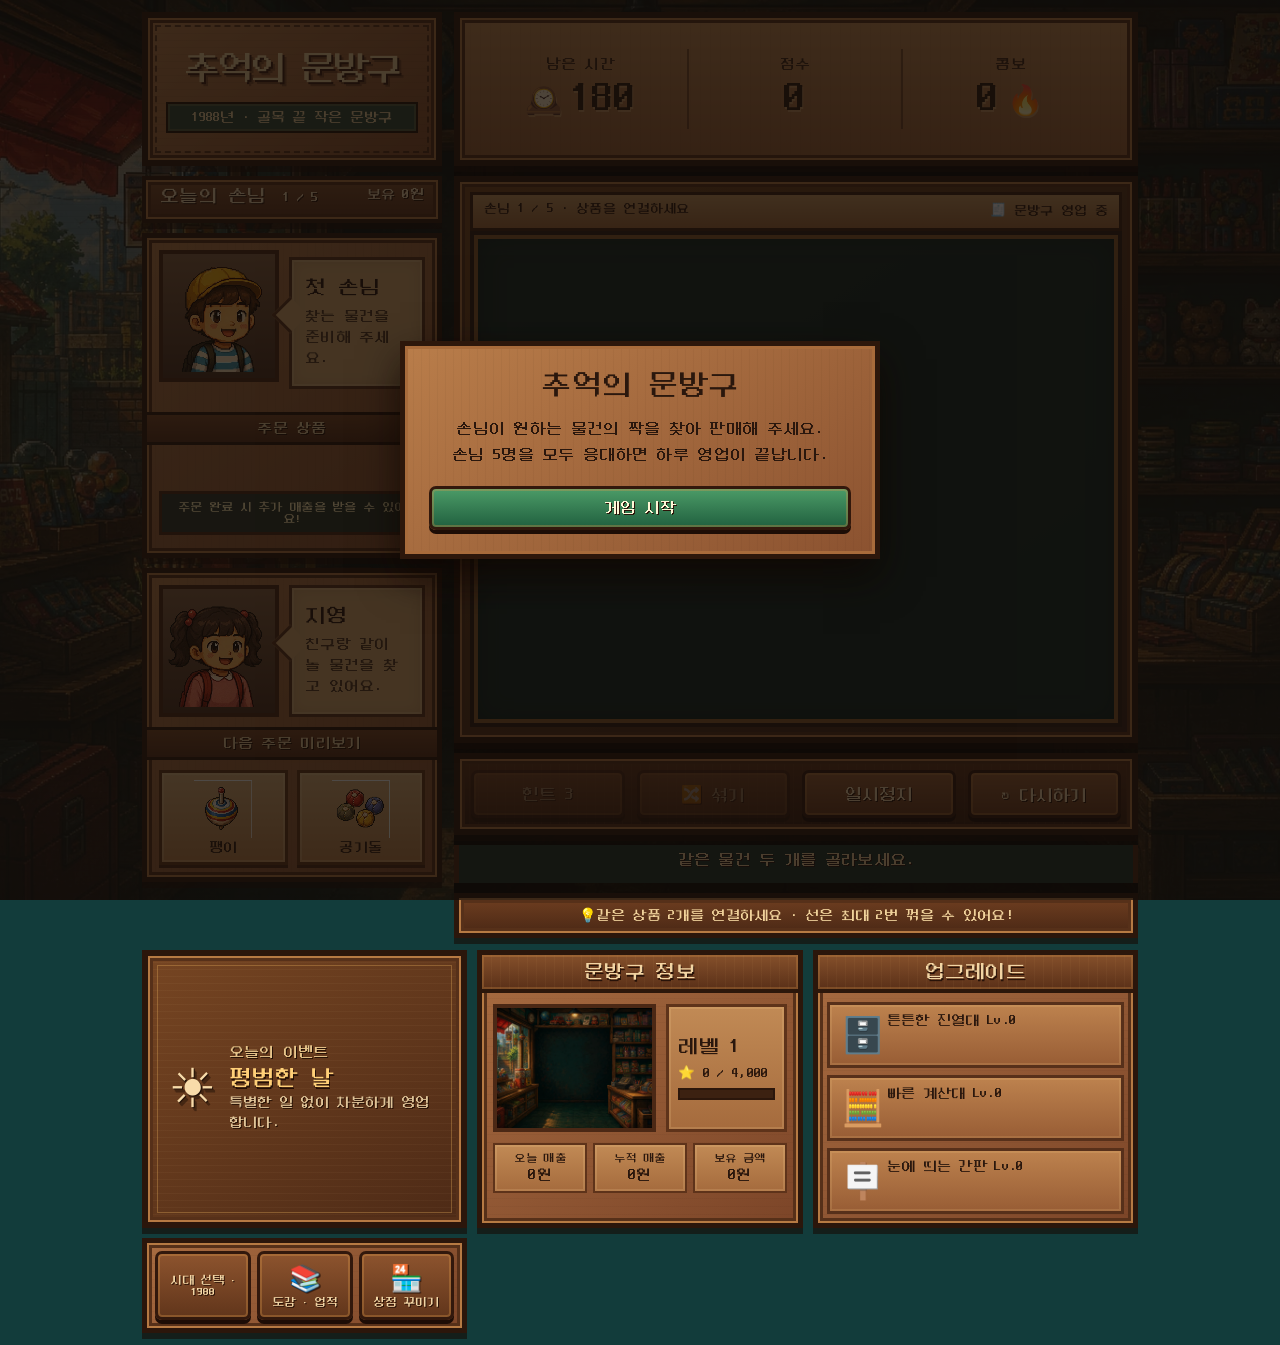
<file: games/memory-stationery/index.html>
<!DOCTYPE html>
<html lang="ko">
<head>
  <meta charset="UTF-8" />
  <meta name="viewport" content="width=device-width, initial-scale=1.0, maximum-scale=1.0, user-scalable=no" />
  <title>추억의 문방구 - 복고풍 연결 퍼즐 게임 | Retro-Playground</title>
  <meta name="description" content="1988년 골목 문방구에서 같은 상품 두 개를 연결해 손님의 주문을 완성하는 복고풍 퍼즐 웹게임입니다. PC와 모바일에서 무료로 즐겨보세요." />
  <meta name="keywords" content="추억의 문방구, 문방구 게임, 연결 퍼즐, 같은 그림 맞추기, 추억의 게임, 복고 게임, 무료 웹게임" />
  <meta name="theme-color" content="#2b160b" />
  <meta property="og:title" content="추억의 문방구 - 복고풍 연결 퍼즐 게임" />
  <meta property="og:description" content="딱지, 구슬, 팽이와 공기돌을 연결해 손님의 주문을 완성해 보세요." />
  <meta property="og:type" content="website" />
  <meta property="og:url" content="https://retro-playground.com/games/memory-stationery/" />
  <link rel="canonical" href="https://retro-playground.com/games/memory-stationery/" />
  <style>
    @font-face {
      font-family:'NeoDunggeunmo';
      src:url('assets/fonts/NeoDunggeunmo.woff2') format('woff2');
      font-style:normal;
      font-weight:400;
      font-display:swap;
    }
    :root {
      --bg: #123c3b; --panel: #e8c88b; --paper: #fff3cb; --paper-deep: #d4a85e;
      --ink: #2c2118; --frame: #5b321c; --frame-dark: #2b1a12; --accent: #b94735;
      --accent-2: #2e7654; --tile: #fff8df; --tile-border: #8b5d31; --shadow: rgba(24,13,7,.42);
      --order: #fff0c6; --street-1: #255747; --street-2: #1c493f;
    }
    * { box-sizing: border-box; }
    html { background: var(--bg); }
    body { margin:0; min-height:100vh; color:var(--ink); font-family:"Malgun Gothic","Apple SD Gothic Neo",system-ui,sans-serif; background:
      radial-gradient(circle at 8% 8%,rgba(255,255,255,.08),transparent 24%),
      repeating-linear-gradient(90deg,rgba(255,255,255,.025) 0 2px,transparent 2px 9px),
      linear-gradient(135deg,var(--street-1),var(--street-2)); }
    body:before { content:""; position:fixed; inset:0; pointer-events:none; opacity:.22; background:repeating-linear-gradient(0deg,transparent 0 8px,rgba(0,0,0,.18) 8px 10px); mix-blend-mode:multiply; }
    button { font:inherit; }
    .hidden { display:none !important; }
    .page { width:min(1920px,100%); margin:0 auto; padding:20px; display:grid; grid-template-columns:minmax(225px,280px) minmax(520px,1fr) minmax(265px,330px); gap:14px; align-items:start; position:relative; z-index:1; }
    .left-rail,.right-rail,.game-shell { min-width:0; }
    .left-rail,.right-rail { display:grid; gap:12px; }
    .panel,.signboard,.hud,.board-frame,.controls,.rules-tip,.event-panel { border:4px solid var(--frame); box-shadow:0 7px 0 rgba(24,13,7,.34), inset 0 0 0 2px rgba(255,225,155,.26); }
    .panel,.event-panel { background:linear-gradient(#fff5d2,#e8c68a); }
    .signboard { padding:18px 14px 14px; text-align:center; background:linear-gradient(145deg,#fff3c5,#dfb56f); position:relative; overflow:hidden; }
    .signboard:before { content:""; position:absolute; inset:7px; border:2px dashed rgba(91,50,28,.45); pointer-events:none; }
    .signboard h1 { position:relative; margin:0; color:#2b652f; text-shadow:3px 3px 0 #efc93c,-2px -2px 0 #b73a2d; font-size:clamp(29px,3vw,48px); letter-spacing:-.08em; line-height:1.1; }
    .signboard p { position:relative; margin:10px 0 0; padding:5px 8px; background:#193f3b; color:#ffe5a1; font-size:13px; font-weight:800; }
    .hud { display:grid; grid-template-columns:repeat(4,1fr); gap:0; padding:14px 18px; background:linear-gradient(#f6ddb0,#d9ad68); }
    .stat { min-width:0; padding:3px 10px; text-align:center; border-right:2px solid rgba(139,93,49,.45); }
    .stat:last-child { border-right:0; }
    .stat small { display:block; font-size:12px; font-weight:800; opacity:.72; }
    .stat strong { display:block; margin-top:2px; font-family:Impact,"Arial Black",sans-serif; font-size:clamp(22px,3vw,36px); letter-spacing:.03em; }
    #timeStat.danger { color:#b32121; animation:pulse .55s infinite alternate; }
    @keyframes pulse { from{transform:scale(1)} to{transform:scale(1.05)} }
    .game-shell { display:grid; gap:12px; background-color:#163a39; background-repeat:no-repeat; background-size:cover; background-position:center; background-blend-mode:soft-light; }
    .board-frame { padding:14px; background:linear-gradient(145deg,#704323,#3a2518); }
    .board-wrap { position:relative; padding:15px; background:linear-gradient(135deg,#0c3434,#142e2d); border:4px solid #2b1b12; box-shadow:inset 0 0 0 3px #8c5d2c, inset 0 0 22px #061b1a; }
    #board { position:relative; display:grid; grid-template-columns:repeat(8,minmax(0,1fr)); gap:6px; user-select:none; touch-action:manipulation; }
    .tile { aspect-ratio:1/1; min-width:0; border:3px solid var(--tile-border); border-radius:8px; background:linear-gradient(145deg,#fffbe9,#e8bd73); box-shadow:0 4px 0 #704526, inset 0 0 0 2px rgba(255,255,255,.5); color:var(--ink); display:flex; flex-direction:column; align-items:center; justify-content:center; cursor:pointer; transition:transform .12s ease,background .12s ease,opacity .18s ease; padding:2px; }
    .tile:hover { transform:translateY(-3px); }
    .tile.selected { background:#ffe28a; outline:4px solid #f4b51e; box-shadow:0 0 15px #ffd34e,0 4px 0 #704526; transform:translateY(-3px); }
    .tile.hint { animation:hintBlink .55s ease-in-out 4 alternate; }
    @keyframes hintBlink { to{background:#bce7c7;outline:4px solid #ffe15b;transform:scale(1.06)} }
    .tile.removing { opacity:0; transform:scale(.55); pointer-events:none; }
    .tile.empty { visibility:hidden; pointer-events:none; }
    .tile .emoji { font-size:clamp(22px,4.5vw,48px); line-height:1; filter:drop-shadow(1px 2px 0 rgba(73,37,15,.22)); }
    .tile .tile-art { width:76%; height:76%; object-fit:contain; image-rendering:pixelated; pointer-events:none; filter:drop-shadow(1px 2px 0 rgba(73,37,15,.22)); }
    .tile .label { font-size:clamp(8px,1.25vw,12px); margin-top:4px; white-space:nowrap; font-weight:900; }
    #pathCanvas { position:absolute; inset:auto; pointer-events:none; z-index:5; }
    .customer-panel { padding:12px; display:grid; grid-template-columns:54px 1fr; gap:9px; align-items:center; background:linear-gradient(#fff1c8,#e7bd77); }
    .customer-face { min-height:72px; display:grid; place-items:center; overflow:hidden; font-size:52px; line-height:1; background:#9b6a43; border:3px solid var(--frame); }
    .customer-face img { width:100%; height:100%; object-fit:contain; image-rendering:pixelated; }
    .customer-copy strong { display:block; font-size:18px; }
    .customer-copy small { display:block; margin-top:4px; line-height:1.4; opacity:.78; }
    .order-items { grid-column:1 / -1; display:grid; grid-template-columns:repeat(2,1fr); gap:7px; }
    .order-chip { min-width:0; padding:7px 5px; border:2px solid var(--tile-border); background:#fffdf7; text-align:center; font-size:12px; font-weight:900; }
    .order-chip .order-emoji { display:block; font-size:28px; line-height:1; }
    .order-chip .order-art { display:block; width:42px; height:42px; margin:0 auto 2px; object-fit:contain; image-rendering:pixelated; }
    .order-chip.done { opacity:.42; text-decoration:line-through; background:#dcebdc; }
    .progress-row { padding:8px 12px; display:flex; justify-content:space-between; gap:8px; font-size:13px; font-weight:900; background:#ead09b; border-top:2px solid var(--tile-border); border-bottom:2px solid var(--tile-border); }
    .event-panel { padding:13px; display:flex; gap:12px; align-items:center; }
    .event-icon { font-size:38px; line-height:1; }
    .event-copy strong,.event-copy small { display:block; }
    .event-copy strong { font-size:17px; }
    .event-copy small { margin-top:3px; line-height:1.4; opacity:.76; }
    .right-rail .event-panel { min-height:128px; }
    .rail-title { margin:0; padding:8px 12px; text-align:center; border-bottom:3px solid var(--frame); background:#f7dfaa; font-size:19px; }
    .info-panel { overflow:hidden; }
    .shop-summary { display:grid; gap:7px; padding:11px; }
    .shop-badge { display:grid; grid-template-columns:36px 1fr; align-items:center; padding:8px; border:2px solid var(--tile-border); background:#fffdf7; font-size:12px; font-weight:900; }
    .shop-badge span { grid-row:span 2; font-size:28px; text-align:center; }
    .wallet-card { margin:0 11px 11px; padding:10px; text-align:center; background:#193f3b; color:#ffe8a8; border:3px solid var(--frame); font-weight:900; }
    .controls { display:grid; grid-template-columns:repeat(4,1fr); gap:10px; padding:12px; background:linear-gradient(#714522,#3e2718); }
    .btn { border:3px solid var(--frame); border-radius:7px; padding:11px 8px; background:linear-gradient(#fff3c8,#dcae62); color:var(--ink); font-weight:900; cursor:pointer; box-shadow:0 4px 0 #23140d; transition:transform .12s ease,filter .12s ease; }
    .btn:hover:not(:disabled) { transform:translateY(-2px); filter:brightness(1.06); }
    .btn.primary { background:linear-gradient(#4b9b67,#21603f); color:#fff8d7; }
    .btn:disabled { opacity:.45; cursor:default; }
    .message { min-height:34px; padding:0 12px 3px; text-align:center; font-weight:900; color:#ffe6a2; text-shadow:1px 1px 0 #22150e; }
    .rules-tip { padding:9px 12px; text-align:center; background:#7c4922; color:#ffe8a8; font-size:13px; font-weight:800; }
    .rules-tip:before { content:'💡 '; }
    .rail-actions { display:grid; gap:8px; padding:11px; }
    .rail-actions .btn { width:100%; text-align:left; }
    .mobile-ad { display:none; }
    .overlay { position:fixed; inset:0; z-index:20; display:grid; place-items:center; padding:20px; background:rgba(19,13,8,.75); }
    .overlay.hidden { display:none; }
    .modal { width:min(480px,100%); max-height:calc(100vh - 40px); overflow:auto; background:linear-gradient(#fff4d0,#e7c27e); border:5px solid var(--frame); padding:24px; text-align:center; box-shadow:0 16px 35px #0008; }
    .modal h2 { margin:0 0 10px; font-size:30px; }
    .modal p { line-height:1.6; }
    .modal-actions { display:grid; gap:9px; margin-top:18px; }
    .upgrade-list { display:grid; gap:10px; margin:16px 0; text-align:left; }
    .upgrade-card,.era-card { display:grid; grid-template-columns:44px 1fr auto; gap:10px; align-items:center; padding:10px; border:2px solid var(--tile-border); background:#fffaf0; }
    .upgrade-icon { font-size:30px; text-align:center; }
    .upgrade-card strong,.upgrade-card small,.era-card strong,.era-card small { display:block; }
    .upgrade-card small,.era-card small { margin-top:3px; line-height:1.35; opacity:.72; }
    .upgrade-card button { min-width:92px; padding:8px 6px; }
    .era-grid { display:grid; gap:10px; margin:16px 0; text-align:left; }
    .era-card.active { outline:3px solid var(--accent-2); background:#edf7ef; }
    .era-card.locked { opacity:.58; filter:grayscale(.45); }
    .era-year { font-size:18px; font-weight:900; text-align:center; }
    .era-progress { height:12px; overflow:hidden; border:2px solid var(--tile-border); background:#fff; margin-top:10px; }
    .era-progress > span { display:block; height:100%; background:var(--accent-2); width:0; transition:width .25s ease; }
    .era-note { font-size:12px; opacity:.75; margin-top:6px; }
    .collection-tabs { display:flex; gap:8px; margin:12px 0; }
    .collection-tabs .btn.active { background:var(--accent-2); color:#fff; }
    .collection-grid { display:grid; grid-template-columns:repeat(4,1fr); gap:8px; max-height:310px; overflow:auto; padding:3px; }
    .collect-card { border:2px solid var(--tile-border); background:#fffdf7; padding:9px 5px; text-align:center; }
    .collect-card.locked { filter:grayscale(1); opacity:.38; }
    .collect-card .icon { font-size:27px; display:block; }
    .collect-card small { display:block; margin-top:4px; font-weight:800; }
    .achievement-list { display:grid; gap:8px; max-height:320px; overflow:auto; padding:3px; }
    .achievement-card { display:grid; grid-template-columns:42px 1fr auto; align-items:center; gap:9px; border:2px solid var(--tile-border); background:#fffdf7; padding:10px; }
    .achievement-card.done { background:#edf7ef; border-color:var(--accent-2); }
    .achievement-card .icon { font-size:28px; }
    .achievement-card strong,.achievement-card small { display:block; }
    .achievement-card small { opacity:.72; margin-top:3px; }
    .summary-box { display:grid; grid-template-columns:repeat(3,1fr); gap:7px; margin:10px 0; }
    .summary-box div { background:#fff6dc; border:2px solid var(--tile-border); padding:8px 4px; text-align:center; }
    .summary-box strong,.summary-box small { display:block; }
    @media (max-width:1100px) { .page { grid-template-columns:220px minmax(0,1fr); max-width:900px; } .right-rail { grid-column:1 / -1; grid-template-columns:1fr 1fr; align-items:start; } .right-rail .event-panel { min-height:0; } }
    @media (max-width:680px) { .page { display:flex; flex-direction:column; padding:8px; gap:8px; } .game-shell { order:1; width:100%; } .left-rail { order:2; width:100%; } .right-rail { order:3; width:100%; display:grid; grid-template-columns:1fr; } .signboard { display:none; } .hud { grid-template-columns:repeat(2,1fr); padding:8px; } .stat { border-right:0; border-bottom:1px solid rgba(139,93,49,.35); padding:5px; } .stat:nth-child(odd) { border-right:1px solid rgba(139,93,49,.35); } .stat strong { font-size:24px; } .board-frame { padding:7px; } .board-wrap { padding:8px; } #pathCanvas { inset:auto; } #board { gap:4px; } .tile { border-width:2px; border-radius:5px; box-shadow:0 3px 0 #704526; } .tile .emoji { font-size:clamp(20px,8.8vw,36px); } .tile .label { font-size:8px; margin-top:2px; } .controls { grid-template-columns:repeat(2,1fr); padding:8px; gap:7px; } .message { min-height:27px; font-size:12px; } .customer-panel { grid-template-columns:48px 1fr; } .order-items { grid-column:1 / -1; } .customer-face { min-height:58px; font-size:40px; } .modal { padding:17px; } .upgrade-card,.era-card { grid-template-columns:38px 1fr; } .upgrade-card button,.era-card button { grid-column:1 / -1; width:100%; } }

    /* 1536x1024 reference composition */
    body { background-image:linear-gradient(rgba(7,27,26,.33),rgba(7,27,26,.52)),url("assets/backgrounds/shop-1995.webp"); background-size:cover; background-position:center; background-attachment:fixed; }
    body:before { opacity:.34; background:repeating-linear-gradient(0deg,transparent 0 5px,rgba(0,0,0,.12) 5px 6px),repeating-linear-gradient(90deg,transparent 0 11px,rgba(255,230,166,.035) 11px 12px); }
    .page { width:min(1536px,100%); padding:12px; grid-template-columns:360px minmax(600px,1fr) 400px; gap:12px; }
    .left-rail,.right-rail,.game-shell { gap:10px; }
    .signboard,.hud,.event-panel { min-height:154px; }
    .signboard { display:flex; flex-direction:column; justify-content:center; padding:20px 18px 15px; border-width:6px; background:linear-gradient(rgba(255,244,204,.96),rgba(224,181,105,.96)); }
    .signboard h1 { white-space:nowrap; font-size:44px; letter-spacing:-.075em; line-height:1; color:#2c6b34; text-shadow:3px 3px 0 #f0c835,-2px -2px 0 #9f2c25,5px 5px 0 rgba(54,29,13,.18); }
    .signboard p { width:100%; margin-top:15px; padding:6px 8px; font-size:14px; border:2px solid #4c2d18; }
    .hud { grid-template-columns:repeat(3,1fr); align-items:center; padding:17px 14px; border-width:6px; background:linear-gradient(rgba(255,244,209,.97),rgba(225,185,116,.97)); }
    .stat { padding:8px 10px; }
    .stat small { font-size:15px; }
    .stat strong { display:flex; align-items:center; justify-content:center; gap:8px; margin-top:6px; font-size:42px; }
    .hud-icon { font-family:system-ui,sans-serif; font-size:30px; }
    .combo-flame { font-family:system-ui,sans-serif; font-size:29px; }
    .event-panel { padding:16px 20px; border-width:6px; background:linear-gradient(rgba(255,244,207,.97),rgba(224,183,111,.97)); }
    .event-icon { font-size:54px; }
    .event-copy strong { font-size:23px; color:#174f85; }
    .event-copy:before { content:'오늘의 이벤트'; display:block; margin-bottom:7px; color:var(--ink); font-size:15px; font-weight:900; }
    .event-copy small { font-size:14px; font-weight:800; }
    .customer-progress { min-height:47px; padding:7px 14px; border:4px solid var(--frame); background:linear-gradient(#ffe8b4,#d9a95f); box-shadow:0 5px 0 rgba(24,13,7,.35),inset 0 0 0 2px rgba(255,255,255,.36); font-size:14px; }
    .customer-progress b { margin-right:8px; font-size:19px; }
    .customer-panel { grid-template-columns:120px 1fr; padding:12px; gap:10px; border:5px solid var(--frame); background:linear-gradient(rgba(255,239,196,.97),rgba(214,170,102,.97)); box-shadow:0 6px 0 rgba(24,13,7,.35),inset 0 0 0 2px rgba(255,255,255,.35); }
    .current-customer { min-height:325px; }
    .next-customer-panel { min-height:278px; }
    .customer-face { width:120px; height:132px; min-height:0; align-self:start; background:linear-gradient(#856143,#4a3020); border-width:4px; }
    .speech-bubble { position:relative; min-height:118px; padding:17px 13px; display:flex; flex-direction:column; justify-content:center; background:#fff7dd; border:3px solid #7b5233; box-shadow:inset 0 0 12px rgba(123,82,51,.13); }
    .speech-bubble:before { content:''; position:absolute; left:-15px; top:42px; width:23px; height:23px; background:#fff7dd; border-left:3px solid #7b5233; border-bottom:3px solid #7b5233; transform:rotate(45deg); }
    .customer-copy strong { position:relative; z-index:1; font-size:21px; }
    .customer-copy small { position:relative; z-index:1; margin-top:8px; font-size:15px; font-weight:800; }
    .order-title { grid-column:1 / -1; margin:0 -12px; padding:6px 10px; text-align:center; font-size:15px; border-top:3px solid var(--frame); border-bottom:3px solid var(--frame); background:#f4d494; }
    .order-items { grid-column:1 / -1; grid-template-columns:repeat(2,1fr); gap:9px; }
    .order-chip { min-height:92px; display:flex; flex-direction:column; align-items:center; justify-content:center; padding:7px; border:3px solid #986738; background:linear-gradient(#fffdf1,#e6c17d); box-shadow:0 3px 0 #704526; font-size:14px; }
    .order-chip .order-art { width:58px; height:58px; }
    .order-bonus { grid-column:1 / -1; padding:7px 9px; text-align:center; color:#ffeeb5; background:#27352a; border:3px solid var(--frame); font-size:12px; font-weight:900; }
    .game-shell { background-color:rgba(10,40,39,.85); background-blend-mode:multiply; }
    .board-frame { padding:10px; border-width:6px; background:linear-gradient(145deg,#79491f,#352016); }
    .board-frame > .progress-row { min-height:39px; padding:7px 11px; border:3px solid #5d371f; background:#efd29a; }
    .board-wrap { padding:12px; border-width:4px; background:rgba(5,39,39,.92); box-shadow:inset 0 0 0 4px #8c5d2c,inset 0 0 28px #031817; }
    #pathCanvas { inset:auto; }
    #board { gap:4px; }
    .tile { border-width:3px; border-radius:5px; background:linear-gradient(145deg,#fff7d9,#dfb56d); box-shadow:0 4px 0 #65401f,inset 2px 2px 0 rgba(255,255,255,.64),inset -2px -2px 0 rgba(91,50,28,.18); }
    .tile .tile-art { width:84%; height:84%; }
    .tile .label { display:none; }
    .tile.selected { outline:3px solid #ffd635; box-shadow:0 0 0 3px #ff9e17,0 0 18px rgba(255,214,53,.92),0 4px 0 #65401f; }
    .controls { min-height:77px; padding:11px; gap:12px; border-width:6px; }
    .controls .btn { font-size:17px; background:linear-gradient(#fff0bd,#dca75a); }
    .controls .btn.primary { background:linear-gradient(#f6e7ba,#d6a353); color:var(--ink); }
    .message { min-height:38px; padding:7px 12px; background:rgba(8,50,48,.92); border-left:5px solid var(--frame); border-right:5px solid var(--frame); }
    .rules-tip { min-height:43px; display:flex; align-items:center; justify-content:center; border-width:5px; font-size:14px; }
    .right-rail .panel { border-width:5px; }
    .rail-title { padding:7px 10px; font-size:20px; border-bottom-width:4px; }
    .info-panel { min-height:300px; }
    .shop-overview { display:grid; grid-template-columns:1.15fr .85fr; gap:10px; padding:11px; }
    .shop-visual { min-height:128px; border:4px solid var(--frame); background:url("assets/backgrounds/shop-1995.webp") center/cover; box-shadow:inset 0 0 18px rgba(0,0,0,.42); }
    .shop-level { display:flex; flex-direction:column; justify-content:center; gap:8px; padding:9px; background:#fff2c8; border:3px solid #9b6735; }
    .shop-level strong { font-size:20px; }
    .shop-level small { font-weight:900; }
    .shop-exp-track { display:block; height:12px; overflow:hidden; background:#4b3925; border:2px solid #6b411f; }
    .shop-exp-track span { display:block; width:0; height:100%; background:linear-gradient(90deg,#f8ce35,#ff8c1f); }
    .shop-metrics { display:grid; grid-template-columns:repeat(3,1fr); gap:6px; padding:0 11px 11px; }
    .shop-metrics div { padding:8px 5px; text-align:center; background:#fff2cb; border:2px solid #986637; }
    .shop-metrics small,.shop-metrics strong { display:block; }
    .shop-metrics small { font-size:11px; font-weight:800; }
    .shop-metrics strong { margin-top:4px; font-size:15px; }
    .upgrade-panel { min-height:286px; }
    .shop-summary { margin:0; padding:9px; gap:7px; }
    .shop-badge { grid-template-columns:48px 1fr; min-height:66px; padding:7px 9px; border:3px solid #986637; background:linear-gradient(#fff8de,#e8c580); font-size:14px; text-align:left; }
    .shop-badge span { font-size:35px; }
    .navigation-panel { min-height:92px; }
    .rail-actions { grid-template-columns:repeat(3,1fr); gap:6px; padding:8px; }
    .rail-actions .btn { min-height:69px; padding:7px 4px; text-align:center; font-size:12px; }
    .rail-actions .btn span { display:block; margin-bottom:3px; font-size:26px; }
    .wallet-card { display:none; }
    .collect-card .icon img { width:42px; height:42px; object-fit:contain; image-rendering:pixelated; }

    @media (max-width:1320px) {
      .page { max-width:1020px; grid-template-columns:300px minmax(0,1fr); }
      .right-rail { grid-column:1 / -1; grid-template-columns:1fr 1fr 1fr; align-items:start; }
      .right-rail .event-panel,.right-rail .panel { min-height:100%; }
      .signboard h1 { font-size:36px; }
    }
    @media (max-width:720px) {
      body { background-attachment:scroll; }
      .page { display:flex; flex-direction:column; padding:7px; gap:8px; }
      .game-shell { order:1; width:100%; }
      .left-rail { order:2; width:100%; }
      .right-rail { order:3; width:100%; display:grid; grid-template-columns:1fr; }
      .signboard { display:flex; min-height:112px; }
      .signboard h1 { font-size:34px; }
      .hud { min-height:102px; grid-template-columns:repeat(3,1fr); padding:8px 4px; }
      .stat { border-right:1px solid rgba(139,93,49,.45); border-bottom:0; padding:3px; }
      .stat:last-child { border-right:0; }
      .stat small { font-size:10px; }
      .stat strong { gap:2px; font-size:22px; }
      .hud-icon,.combo-flame { font-size:15px; }
      .board-frame { padding:6px; }
      .board-wrap { padding:6px; }
      #pathCanvas { inset:auto; }
      #board { gap:3px; }
      .tile { border-width:2px; }
      .tile .tile-art { width:91%; height:91%; }
      .controls { grid-template-columns:repeat(2,1fr); min-height:0; padding:7px; gap:6px; }
      .controls .btn { font-size:13px; }
      .next-customer-panel { display:none; }
      .current-customer { min-height:0; }
      .customer-panel { grid-template-columns:92px 1fr; }
      .customer-face { width:92px; height:104px; }
      .speech-bubble { min-height:96px; padding:10px; }
      .shop-overview { grid-template-columns:1fr 1fr; }
      .shop-metrics { grid-template-columns:repeat(3,1fr); }
    }

    /* Dark wood retro theme — based on the supplied wooden UI reference. */
    :root {
      --ink:#2a170d;
      --frame:#4b2815;
      --frame-dark:#211108;
      --tile-border:#74401f;
      --paper:#c58b51;
      --paper-deep:#8a512d;
      --retro-cream:#f0d5a2;
      --retro-tan:#bd7f49;
      --retro-tan-dark:#8a512f;
      --retro-wood:#693a1e;
      --retro-wood-dark:#2b160b;
      --retro-gold:#d99b42;
      --retro-green:#24483a;
    }
    html,body,button { font-family:'NeoDunggeunmo','Malgun Gothic','Apple SD Gothic Neo',sans-serif; font-synthesis:none; }
    body { letter-spacing:.018em; }
    strong,b,h1,h2,h3,.btn,.progress-row,.order-chip,.order-bonus,.shop-badge { font-weight:400; }
    .hud-icon,.combo-flame,.event-icon,.order-emoji,.upgrade-icon,.rail-actions .btn span { font-family:'Segoe UI Emoji','Apple Color Emoji',system-ui,sans-serif; }

    .panel,.signboard,.hud,.board-frame,.controls,.rules-tip,.event-panel,.customer-panel,.customer-progress {
      border-color:var(--retro-wood-dark);
      box-shadow:
        0 6px 0 rgba(23,10,4,.58),
        inset 0 0 0 2px #b67a43,
        inset 0 0 0 5px #563019;
    }
    .panel,.customer-panel,.modal {
      background:
        repeating-linear-gradient(90deg,rgba(51,24,10,.045) 0 1px,transparent 1px 8px),
        linear-gradient(145deg,#b97d4a,#8b5230);
    }
    .signboard {
      background:
        repeating-linear-gradient(0deg,rgba(52,25,11,.055) 0 1px,transparent 1px 7px),
        linear-gradient(145deg,#bd824e,#8a4f2b);
    }
    .signboard:before { border-color:rgba(51,25,11,.62); }
    .signboard h1 {
      color:#f1d49c;
      text-shadow:2px 2px 0 #3a1c0e,4px 4px 0 rgba(34,15,7,.34);
    }
    .signboard p {
      background:#2a4639;
      border-color:#251208;
      color:#f0d39d;
      box-shadow:inset 0 0 0 2px rgba(212,159,82,.22);
    }

    .hud {
      background:
        repeating-linear-gradient(90deg,rgba(62,30,13,.045) 0 1px,transparent 1px 10px),
        linear-gradient(#c28a53,#9a6036);
      color:#29160c;
    }
    .stat { border-color:rgba(68,34,17,.52); }
    .stat small { opacity:.86; }
    .stat strong {
      font-family:'NeoDunggeunmo','Malgun Gothic',sans-serif;
      letter-spacing:.02em;
      text-shadow:1px 2px 0 rgba(240,207,148,.36);
    }

    .event-panel {
      background:
        repeating-linear-gradient(0deg,rgba(255,222,164,.035) 0 1px,transparent 1px 7px),
        linear-gradient(145deg,#764522,#4d2a16);
      color:#f0d4a3;
      text-shadow:1px 1px 0 #241006;
    }
    .event-panel:after {
      content:'';
      position:absolute;
      inset:9px;
      border:1px solid rgba(224,168,91,.35);
      pointer-events:none;
    }
    .event-panel { position:relative; }
    .event-icon { position:relative; z-index:1; filter:sepia(.16) drop-shadow(2px 3px 0 rgba(27,12,5,.46)); }
    .event-copy { position:relative; z-index:1; }
    .event-copy:before { color:#e6c48b; }
    .event-copy strong { color:#ffd078; text-shadow:1px 2px 0 #241006; }
    .event-copy small { color:#ead0a3; opacity:.92; }

    .customer-progress {
      color:#f4dab0;
      background:linear-gradient(#81502c,#5c321b);
      text-shadow:1px 1px 0 #241006;
    }
    .customer-panel { color:#2a170d; }
    .speech-bubble {
      background:#d9ad72;
      border-color:#5e341c;
      box-shadow:inset 0 0 0 2px rgba(245,215,162,.34),inset 0 0 14px rgba(71,33,14,.18);
    }
    .speech-bubble:before { background:#d9ad72; border-color:#5e341c; }
    .order-title {
      color:#f0d3a0;
      background:linear-gradient(#7a4725,#57301a);
      border-color:#2b160b;
      text-shadow:1px 1px 0 #221006;
    }
    .order-chip {
      background:linear-gradient(#dcb37b,#bd824a);
      border-color:#623619;
      box-shadow:0 3px 0 #4a2612,inset 0 0 0 2px rgba(248,220,168,.28);
    }
    .order-chip.done { background:#7f8e69; }

    .board-frame > .progress-row {
      color:#2b160c;
      background:linear-gradient(#c99a60,#a56b3b);
      border-color:#3b1e0f;
    }
    .tile {
      background:linear-gradient(145deg,#e4bd80,#bd8147);
      border-color:#63361b;
      box-shadow:0 4px 0 #4b2713,inset 2px 2px 0 rgba(255,226,174,.42),inset -2px -2px 0 rgba(71,32,13,.2);
    }
    .controls {
      background:
        repeating-linear-gradient(90deg,rgba(231,180,104,.035) 0 1px,transparent 1px 9px),
        linear-gradient(#60341a,#351b0e);
    }
    .btn,.controls .btn,.controls .btn.primary {
      color:#f2d8aa;
      background:linear-gradient(#9b6035,#6c3b1e);
      border-color:#32180c;
      box-shadow:0 4px 0 #1d0d06,inset 0 0 0 2px rgba(218,153,75,.33);
      text-shadow:1px 1px 0 #2c1409;
    }
    .btn:hover:not(:disabled) { filter:brightness(1.14) saturate(.9); }
    .btn:focus-visible { outline:3px solid #f0b853; outline-offset:2px; }
    .message { color:#efd19a; background:rgba(24,55,45,.96); }
    .rules-tip { color:#f0d29b; background:linear-gradient(#6e3e20,#4b2815); }

    .right-rail .panel {
      color:#2a170d;
      background:
        repeating-linear-gradient(0deg,rgba(49,23,9,.045) 0 1px,transparent 1px 8px),
        linear-gradient(145deg,#a86c41,#7c4528);
    }
    .rail-title {
      color:#f2d5a4;
      background:
        repeating-linear-gradient(90deg,rgba(239,190,116,.045) 0 1px,transparent 1px 9px),
        linear-gradient(#85502b,#5a3018);
      border-color:#2c170b;
      text-shadow:1px 2px 0 #271208;
      box-shadow:inset 0 0 0 2px rgba(203,138,69,.3);
    }
    .shop-level,.shop-metrics div {
      color:#2a170d;
      background:linear-gradient(#c18a55,#a56b3d);
      border-color:#5e331a;
      box-shadow:inset 0 0 0 2px rgba(240,201,141,.2);
    }
    .shop-badge {
      color:#2a170d;
      background:linear-gradient(#bd824e,#985d35);
      border-color:#57301a;
      box-shadow:inset 0 0 0 2px rgba(237,194,130,.18);
    }
    .shop-exp-track { background:#3c2111; border-color:#2b160b; }
    .shop-exp-track span { background:linear-gradient(90deg,#b36a2f,#e2a341); }
    .navigation-panel .btn {
      background:linear-gradient(#8d542e,#61351b);
      color:#f1d5a5;
    }

    .modal {
      color:#2a170d;
      border-color:#2d170b;
      box-shadow:0 18px 38px rgba(15,6,2,.76),inset 0 0 0 3px #a86b3b;
    }
    .upgrade-card,.era-card,.collect-card,.achievement-card,.summary-box div {
      color:#2a170d;
      background:#bd8450;
      border-color:#60351b;
    }
    .era-card.active,.achievement-card.done { background:#9a9d6e; border-color:#334a31; }
    .collection-tabs .btn.active { background:#345b45; color:#f1d5a5; }

    @media (max-width:720px) {
      body { letter-spacing:0; }
      .event-panel { min-height:126px; }
      .stat strong { text-shadow:none; }
    }
  </style>
</head>
<body>
  <main class="page">
    <aside class="left-rail" aria-label="손님 주문">
      <header class="signboard">
        <h1>추억의 문방구</h1>
        <p id="eraSubtitle">1988년 · 골목 끝 작은 문방구</p>
      </header>
      <div class="progress-row customer-progress"><span><b>오늘의 손님</b> <span id="dayProgress">1 / 5</span></span><span id="wallet">보유 0원</span></div>
      <section class="customer-panel current-customer" aria-label="현재 손님 주문">
        <div class="customer-face" id="customerFace"><img id="customerPortrait" src="assets/customers/boy-01.webp" alt="오늘의 손님" draggable="false"></div>
        <div class="customer-copy speech-bubble">
          <strong id="customerName">첫 손님</strong>
          <small id="customerLine">찾는 물건을 준비해 주세요.</small>
        </div>
        <h2 class="order-title">주문 상품</h2>
        <div class="order-items" id="orderItems"></div>
        <div class="order-bonus">주문 완료 시 추가 매출을 받을 수 있어요!</div>
      </section>
      <section class="customer-panel next-customer-panel" aria-label="다음 손님 미리보기">
        <div class="customer-face"><img id="nextCustomerPortrait" src="assets/customers/girl-01.webp" alt="다음 손님" draggable="false"></div>
        <div class="customer-copy speech-bubble">
          <strong id="nextCustomerName">다음 손님</strong>
          <small id="nextCustomerLine">곧 주문할 물건을 고르고 있어요.</small>
        </div>
        <h2 class="order-title">다음 주문 미리보기</h2>
        <div class="order-items" id="nextOrderItems"></div>
      </section>
    </aside>

    <section class="game-shell" aria-label="추억의 문방구 게임">
      <section class="hud" aria-label="게임 상태">
        <div class="stat" id="timeStat"><small>남은 시간</small><strong><span class="hud-icon">🕰️</span><span id="time">180</span></strong></div>
        <div class="stat"><small>점수</small><strong id="score">0</strong></div>
        <div class="stat"><small>콤보</small><strong><span id="combo">0</span><span class="combo-flame">🔥</span></strong></div>
      </section>
      <section class="board-frame">
        <div class="progress-row"><span id="centerProgress">상품을 연결하세요</span><span id="centerEra">🧾 문방구 영업 중</span></div>
        <div class="board-wrap">
          <canvas id="pathCanvas"></canvas>
          <div id="board" aria-label="게임 보드"></div>
        </div>
      </section>
      <div class="controls">
        <button class="btn primary" id="hintBtn">🔎 힌트 3</button>
        <button class="btn" id="shuffleBtn">🔀 섞기</button>
        <button class="btn" id="pauseBtn">⏸️ 일시정지</button>
        <button class="btn" id="restartBtn">↻ 다시하기</button>
      </div>
      <div class="message" id="message" aria-live="polite">같은 물건 두 개를 골라보세요.</div>
      <div class="rules-tip">같은 상품 2개를 연결하세요 · 선은 최대 2번 꺾을 수 있어요!</div>
    </section>

    <aside class="right-rail" aria-label="문방구 정보 및 업그레이드">
      <section class="event-panel" aria-label="오늘의 영업 이벤트">
        <div class="event-icon" id="eventIcon">☀️</div>
        <div class="event-copy"><strong id="eventName">평범한 날</strong><small id="eventDesc">특별한 일 없이 영업합니다.</small></div>
      </section>
      <section class="panel info-panel">
        <h2 class="rail-title">문방구 정보</h2>
        <div class="shop-overview">
          <div class="shop-visual" role="img" aria-label="추억의 문방구 가게 모습"></div>
          <div class="shop-level"><strong id="shopLevel">레벨 1</strong><small>⭐ <span id="shopExp">0 / 4,000</span></small><span class="shop-exp-track"><span id="shopExpBar"></span></span></div>
        </div>
        <div class="shop-metrics">
          <div><small>오늘 매출</small><strong id="coins">0원</strong></div>
          <div><small>누적 매출</small><strong id="lifetimeSalesDisplay">0원</strong></div>
          <div><small>보유 금액</small><strong id="rightWallet">0원</strong></div>
        </div>
      </section>
      <section class="panel upgrade-panel">
        <h2 class="rail-title">업그레이드</h2>
        <div class="shop-summary" id="shopSummary"></div>
      </section>
      <section class="panel navigation-panel">
        <div class="rail-actions">
          <button class="btn" id="eraBtn"><span>📺</span>시대 선택</button>
          <button class="btn" id="collectionBtn"><span>📚</span>도감 · 업적</button>
          <button class="btn primary" id="shopBtn"><span>🏪</span>상점 꾸미기</button>
        </div>
      </section>
    </aside>
  </main>

  <div class="overlay" id="overlay">
    <div class="modal">
      <h2 id="modalTitle">추억의 문방구</h2>
      <p id="modalText">손님이 원하는 물건의 짝을 찾아 판매해 주세요.<br>손님 5명을 모두 응대하면 하루 영업이 끝납니다.</p>
      <div class="modal-actions">
        <button class="btn primary" id="mainActionBtn">게임 시작</button>
        <button class="btn hidden" id="secondaryActionBtn">계속하기</button>
      </div>
    </div>
  </div>

  <div class="overlay hidden" id="eraOverlay">
    <div class="modal">
      <h2>추억의 시대</h2>
      <p>누적 매출이 쌓이면 새로운 시대가 열립니다.<br><strong id="eraSales">누적 매출 0원</strong></p>
      <div class="era-progress"><span id="eraProgressBar"></span></div>
      <div class="era-note" id="eraProgressText"></div>
      <div class="era-grid" id="eraList"></div>
      <button class="btn primary" id="closeEraBtn">돌아가기</button>
    </div>
  </div>

  <div class="overlay hidden" id="shopOverlay">
    <div class="modal">
      <h2>문방구 업그레이드</h2>
      <p>누적 수익으로 영업 능력을 키워보세요.<br><strong id="shopWallet">보유 0원</strong></p>
      <div class="upgrade-list" id="upgradeList"></div>
      <button class="btn primary" id="closeShopBtn">돌아가기</button>
    </div>
  </div>

  <div class="overlay hidden" id="collectionOverlay">
    <div class="modal">
      <h2>추억 도감</h2>
      <p>영업 중 판매한 상품과 달성한 기록이 이곳에 남습니다.</p>
      <div class="summary-box" id="careerSummary"></div>
      <div class="collection-tabs">
        <button class="btn active" id="itemsTabBtn">상품 도감</button>
        <button class="btn" id="achievementsTabBtn">업적</button>
      </div>
      <div class="collection-grid" id="collectionGrid"></div>
      <div class="achievement-list hidden" id="achievementList"></div>
      <button class="btn primary" id="closeCollectionBtn">돌아가기</button>
    </div>
  </div>

<script>
(() => {
  'use strict';
  const ROWS = 6, COLS = 8, BASE_LIMIT = 180, CUSTOMERS_PER_DAY = 5;
  const ACHIEVEMENTS = [
    {id:'firstSale',icon:'🪙',name:'첫 판매',desc:'상품을 처음 판매한다',test:()=>discoveredItems.size>=1},
    {id:'firstClear',icon:'🌙',name:'첫 영업 완료',desc:'하루 영업을 처음 완료한다',test:()=>Number(localStorage.getItem('memoryStationeryClears')||0)>=1},
    {id:'tenPlays',icon:'📅',name:'단골 사장님',desc:'10번 영업을 시작한다',test:()=>Number(localStorage.getItem('memoryStationeryPlays')||0)>=10},
    {id:'combo10',icon:'🔥',name:'빠른 손놀림',desc:'10콤보를 달성한다',test:()=>bestCombo>=10},
    {id:'sales10k',icon:'💰',name:'동네 인기점',desc:'누적 매출 10,000원을 달성한다',test:()=>lifetimeSales>=10000},
    {id:'allEras',icon:'🕰️',name:'시간 여행자',desc:'모든 시대를 해금한다',test:()=>unlockedEraCount()===ERAS.length},
    {id:'allUpgrades',icon:'🏪',name:'완벽한 문방구',desc:'모든 업그레이드를 최고 레벨로 만든다',test:()=>Object.entries(UPGRADE_INFO).every(([k,v])=>upgrades[k]>=v.max)},
    {id:'collector',icon:'📚',name:'추억 수집가',desc:'상품 24종을 발견한다',test:()=>discoveredItems.size>=24}
  ];
  const EVENTS = [
    {icon:'☀️',name:'평범한 날',desc:'특별한 일 없이 차분하게 영업합니다.',time:0,customers:0,sales:1,hints:0,combo:3000},
    {icon:'🌧️',name:'비 오는 날',desc:'손님은 적지만 한가해서 영업시간이 30초 늘어납니다.',time:30,customers:-1,sales:1,hints:0,combo:3500},
    {icon:'🎒',name:'개학 준비',desc:'준비물을 찾는 손님이 몰려 매출이 25% 증가합니다.',time:0,customers:1,sales:1.25,hints:0,combo:3000},
    {icon:'🎈',name:'어린이날 특수',desc:'손님이 한 명 더 오고 모든 판매금이 50% 증가합니다.',time:0,customers:1,sales:1.5,hints:0,combo:3000},
    {icon:'💡',name:'정전 소동',desc:'조명이 어두워 힌트가 1회 줄지만 콤보 시간이 길어집니다.',time:0,customers:0,sales:1,hints:-1,combo:5000},
    {icon:'🍀',name:'행운의 날',desc:'힌트가 2회 늘고 주문 완료 보너스가 커집니다.',time:0,customers:0,sales:1.2,hints:2,combo:3500}
  ];
  const ERAS = [
    { year:'1988', name:'골목 끝 작은 문방구', unlock:0, accent:'#b94735', accent2:'#3d7457', street1:'#e8c891', street2:'#e2bf82',
      background:'assets/backgrounds/shop-1995.webp',
      items:[['🃏','딱지','assets/tiles/ttakji.webp'],['🔵','구슬','assets/tiles/marbles.webp'],['🌀','팽이','assets/tiles/spinning-top.webp'],['🪨','공기돌','assets/tiles/gonggi.webp'],['✏️','연필','assets/tiles/pencil.webp'],['🧽','지우개','assets/tiles/eraser.webp'],['📓','공책','assets/tiles/notebook.webp'],['📏','자','assets/tiles/ruler.webp'],['🍬','사탕','assets/tiles/candy.webp'],['🍘','쫀드기','assets/tiles/jjondeugi.webp'],['🎈','풍선','assets/tiles/balloon.webp'],['🪁','연','assets/tiles/kite.webp']] },
    { year:'1995', name:'장난감이 가득한 문방구', unlock:4000, accent:'#386fa4', accent2:'#8f4f86', street1:'#b8d8e8', street2:'#9fc7dc',
      background:'assets/backgrounds/shop-1995.webp',
      items:[['🪀','요요','assets/tiles/yoyo.webp'],['🏎️','미니카','assets/tiles/minicar.webp'],['🃏','게임카드','assets/tiles/game-card.webp'],['🧩','퍼즐','assets/tiles/puzzle.webp'],['🎮','전자게임','assets/tiles/handheld-game.webp'],['📼','비디오','assets/tiles/vhs.webp'],['💾','디스켓','assets/tiles/floppy-disk.webp'],['🖍️','크레파스','assets/tiles/crayon-box.webp'],['🧸','인형','assets/tiles/teddy-bear.webp'],['🤖','로봇','assets/tiles/toy-robot.webp'],['🍭','막대사탕','assets/tiles/lollipop.webp'],['🥤','컵음료','assets/tiles/cup-drink.webp']] },
    { year:'2002', name:'월드컵 거리의 문방구', unlock:12000, accent:'#d3483d', accent2:'#235b9a', street1:'#d7dfb3', street2:'#c2ce98',
      items:[['⚽','축구공'],['🇰🇷','응원깃발'],['💿','음악CD'],['🎴','캐릭터카드'],['⌚','전자시계'],['📱','폴더폰'],['🎧','이어폰'],['🕹️','게임기'],['🖊️','젤펜'],['📔','캐릭터노트'],['🍫','초코바'],['🧃','팩주스']] },
    { year:'2010', name:'디지털 세대의 문방구', unlock:25000, accent:'#5b4ab3', accent2:'#29907c', street1:'#d8c9eb', street2:'#c4b1df',
      items:[['📱','스마트폰'],['🎧','헤드폰'],['💽','메모리카드'],['🎮','휴대게임기'],['🧱','블록완구'],['🧸','캐릭터인형'],['🖋️','컬러펜'],['📒','다이어리'],['✨','스티커'],['🔑','열쇠고리'],['🍪','쿠키'],['🧋','버블티']] }
  ];
  let selectedEra = Math.min(Number(localStorage.getItem('memoryStationeryEra') || 0), ERAS.length-1);
  let ITEMS = ERAS[selectedEra].items;
  const boardEl = document.getElementById('board');
  const canvas = document.getElementById('pathCanvas');
  const ctx = canvas.getContext('2d');
  const PATH_GUTTER = 8;
  const scoreEl = document.getElementById('score');
  const coinsEl = document.getElementById('coins');
  const eventIconEl = document.getElementById('eventIcon');
  const eventNameEl = document.getElementById('eventName');
  const eventDescEl = document.getElementById('eventDesc');
  const customerFaceEl = document.getElementById('customerFace');
  const customerPortraitEl = document.getElementById('customerPortrait');
  const customerNameEl = document.getElementById('customerName');
  const customerLineEl = document.getElementById('customerLine');
  const orderItemsEl = document.getElementById('orderItems');
  const nextCustomerPortraitEl = document.getElementById('nextCustomerPortrait');
  const nextCustomerNameEl = document.getElementById('nextCustomerName');
  const nextCustomerLineEl = document.getElementById('nextCustomerLine');
  const nextOrderItemsEl = document.getElementById('nextOrderItems');
  const dayProgressEl = document.getElementById('dayProgress');
  const walletEl = document.getElementById('wallet');
  const comboEl = document.getElementById('combo');
  const timeEl = document.getElementById('time');
  const timeStat = document.getElementById('timeStat');
  const hintBtn = document.getElementById('hintBtn');
  const shuffleBtn = document.getElementById('shuffleBtn');
  const pauseBtn = document.getElementById('pauseBtn');
  const restartBtn = document.getElementById('restartBtn');
  const shopBtn = document.getElementById('shopBtn');
  const eraBtn = document.getElementById('eraBtn');
  const eraSubtitleEl = document.getElementById('eraSubtitle');
  const eraOverlay = document.getElementById('eraOverlay');
  const eraSalesEl = document.getElementById('eraSales');
  const eraProgressBar = document.getElementById('eraProgressBar');
  const eraProgressText = document.getElementById('eraProgressText');
  const eraListEl = document.getElementById('eraList');
  const closeEraBtn = document.getElementById('closeEraBtn');
  const shopSummaryEl = document.getElementById('shopSummary');
  const shopOverlay = document.getElementById('shopOverlay');
  const shopWalletEl = document.getElementById('shopWallet');
  const upgradeListEl = document.getElementById('upgradeList');
  const closeShopBtn = document.getElementById('closeShopBtn');
  const collectionBtn=document.getElementById('collectionBtn');
  const collectionOverlay=document.getElementById('collectionOverlay');
  const closeCollectionBtn=document.getElementById('closeCollectionBtn');
  const itemsTabBtn=document.getElementById('itemsTabBtn');
  const achievementsTabBtn=document.getElementById('achievementsTabBtn');
  const collectionGrid=document.getElementById('collectionGrid');
  const achievementList=document.getElementById('achievementList');
  const careerSummary=document.getElementById('careerSummary');
  const messageEl = document.getElementById('message');
  const overlay = document.getElementById('overlay');
  const modalTitle = document.getElementById('modalTitle');
  const modalText = document.getElementById('modalText');
  const mainActionBtn = document.getElementById('mainActionBtn');
  const secondaryActionBtn = document.getElementById('secondaryActionBtn');
  const rightWalletEl = document.getElementById('rightWallet');
  const centerProgressEl = document.getElementById('centerProgress');
  const lifetimeSalesDisplayEl = document.getElementById('lifetimeSalesDisplay');
  const shopLevelEl = document.getElementById('shopLevel');
  const shopExpEl = document.getElementById('shopExp');
  const shopExpBarEl = document.getElementById('shopExpBar');

  let grid = Array.from({length: ROWS+2}, () => Array(COLS+2).fill(null)), selected = null, score = 0, combo = 0, hints = 3, timeLeft = BASE_LIMIT;
  let timer = null, running = false, paused = false, lastMatchAt = 0, usedHint = false;
  let bestScore = Number(localStorage.getItem('memoryStationeryBest') || 0);
  let totalCoins = Number(localStorage.getItem('memoryStationeryCoins') || 0);
  let lifetimeSales = Number(localStorage.getItem('memoryStationeryLifetimeSales') || totalCoins);
  if(lifetimeSales < ERAS[selectedEra].unlock){ selectedEra = Math.max(0, ERAS.findLastIndex(e=>lifetimeSales>=e.unlock)); ITEMS=ERAS[selectedEra].items; }
  let dayCoins = 0, customerIndex = 0, currentOrder = [], customersServed = 0;
  let todayEvent = EVENTS[0], targetCustomers = CUSTOMERS_PER_DAY;
  let upgrades = JSON.parse(localStorage.getItem('memoryStationeryUpgrades') || '{"shelf":0,"register":0,"sign":0}');
  let discoveredItems=new Set(JSON.parse(localStorage.getItem('memoryStationeryDiscovered')||'[]'));
  let unlockedAchievements=new Set(JSON.parse(localStorage.getItem('memoryStationeryAchievements')||'[]'));
  let bestCombo=Number(localStorage.getItem('memoryStationeryBestCombo')||0);
  const UPGRADE_INFO = {
    shelf:{icon:'🗄️',name:'튼튼한 진열대',desc:'레벨마다 영업시간 +15초',base:700,max:3},
    register:{icon:'🧮',name:'빠른 계산대',desc:'레벨마다 주문 완료 매출 +50원',base:900,max:3},
    sign:{icon:'🪧',name:'눈에 띄는 간판',desc:'레벨마다 시작 힌트 +1회',base:800,max:3}
  };
  const CUSTOMERS = [
    ['🧒','민수','학교 가기 전에 얼른 부탁해요!','assets/customers/boy-01.webp'],
    ['👧','지영','친구랑 같이 놀 물건을 찾고 있어요.','assets/customers/girl-01.webp'],
    ['🧑‍🎓','준호','오늘 쉬는 시간에 필요해요!','assets/customers/boy-02.webp'],
    ['👩','동네 엄마','아이 심부름으로 왔어요.','assets/customers/mother-01.webp'],
    ['👨‍🏫','김 선생님','학급 준비물을 챙기러 왔습니다.','assets/customers/teacher-01.webp'],
    ['🧑','옆집 형','오랜만에 추억의 물건을 사볼까요?','assets/customers/brother-01.webp']
  ];

  function makeDeck() {
    const deck = [];
    ITEMS.forEach((_, i) => { for (let n=0; n<4; n++) deck.push(i); });
    return shuffle(deck);
  }
  function shuffle(arr) {
    for (let i=arr.length-1; i>0; i--) {
      const j = Math.floor(Math.random()*(i+1));
      [arr[i],arr[j]]=[arr[j],arr[i]];
    }
    return arr;
  }
  function createGrid(deck) {
    const g = Array.from({length: ROWS+2}, () => Array(COLS+2).fill(null));
    let k=0;
    for(let r=1;r<=ROWS;r++) for(let c=1;c<=COLS;c++) g[r][c]=deck[k++];
    return g;
  }
  function startGame() {
    clearInterval(timer);
    todayEvent=EVENTS[Math.floor(Math.random()*EVENTS.length)];
    targetCustomers=Math.max(3,CUSTOMERS_PER_DAY+todayEvent.customers);
    score=0; combo=0; hints=Math.max(0,3+upgrades.sign+todayEvent.hints); timeLeft=BASE_LIMIT+(upgrades.shelf*15)+todayEvent.time; selected=null; usedHint=false; lastMatchAt=0;
    dayCoins=0; customerIndex=0; customersServed=0; currentOrder=[];
    grid=createGrid(makeDeck()); running=true; paused=false;
    ensurePlayable(); createCustomerOrder(); renderEvent(); render(); updateHud(); hideOverlay();
    messageEl.textContent=`${todayEvent.name}! 주문 상품을 연결해 판매해 보세요.`;
    timer=setInterval(() => {
      if(!running || paused) return;
      timeLeft--;
      if(timeLeft<=0){ timeLeft=0; updateHud(); endGame(false); return; }
      updateHud();
    },1000);
    saveStat('memoryStationeryPlays');
  }
  function saveStat(key){ localStorage.setItem(key, String(Number(localStorage.getItem(key)||0)+1)); }
  function updateHud(){
    scoreEl.textContent=score; comboEl.textContent=combo; timeEl.textContent=timeLeft;
    coinsEl.textContent=`${dayCoins.toLocaleString()}원`;
    walletEl.textContent=`보유 ${totalCoins.toLocaleString()}원`;
    if(rightWalletEl) rightWalletEl.textContent=`${totalCoins.toLocaleString()}원`;
    if(lifetimeSalesDisplayEl) lifetimeSalesDisplayEl.textContent=`${lifetimeSales.toLocaleString()}원`;
    const shopLevel=Math.floor(lifetimeSales/4000)+1, shopExp=lifetimeSales%4000;
    if(shopLevelEl) shopLevelEl.textContent=`레벨 ${shopLevel}`;
    if(shopExpEl) shopExpEl.textContent=`${shopExp.toLocaleString()} / 4,000`;
    if(shopExpBarEl) shopExpBarEl.style.width=`${Math.min(100,shopExp/40)}%`;
    if(centerProgressEl) centerProgressEl.textContent=`손님 ${Math.min(customersServed+1,targetCustomers)} / ${targetCustomers} · 상품을 연결하세요`;
    dayProgressEl.textContent=`${Math.min(customersServed+1,targetCustomers)} / ${targetCustomers}`;
    hintBtn.textContent=`힌트 ${hints}`; hintBtn.disabled=!running||paused||hints<=0;
    shuffleBtn.disabled=!running||paused;
    shopBtn.disabled=running&&!paused;
    eraBtn.disabled=running&&!paused;
    eraBtn.textContent=`시대 선택 · ${ERAS[selectedEra].year}`;
    renderShopSummary();
    pauseBtn.textContent=paused?'계속하기':'일시정지';
    timeStat.classList.toggle('danger', timeLeft<=30);
  }
  function render(){
    boardEl.innerHTML='';
    for(let r=1;r<=ROWS;r++) for(let c=1;c<=COLS;c++) {
      const value=grid[r][c];
      const btn=document.createElement('button');
      btn.className='tile'+(value===null?' empty':'');
      btn.dataset.r=r; btn.dataset.c=c;
      if(value!==null){
        const art=ITEMS[value][2] ? `<img class="tile-art" src="${ITEMS[value][2]}" alt="" draggable="false">` : `<span class="emoji">${ITEMS[value][0]}</span>`;
        btn.innerHTML=`${art}<span class="label">${ITEMS[value][1]}</span>`;
        btn.setAttribute('aria-label', ITEMS[value][1]);
        btn.addEventListener('click', () => choose(r,c));
      }
      if(selected && selected.r===r && selected.c===c) btn.classList.add('selected');
      boardEl.appendChild(btn);
    }
    resizeCanvas();
  }
  function choose(r,c){
    if(!running||paused||grid[r][c]===null) return;
    if(!selected){ selected={r,c}; render(); return; }
    if(selected.r===r && selected.c===c){ selected=null; render(); return; }
    const first={...selected}; selected=null;
    if(grid[first.r][first.c]===grid[r][c]){
      const path=findPath(first,{r,c});
      if(path){ handleMatch(first,{r,c},path); return; }
    }
    selected={r,c}; messageEl.textContent='연결할 수 없어요. 다른 짝을 찾아보세요.'; render();
  }
  function findPath(a,b){
    const dirs=[[1,0],[-1,0],[0,1],[0,-1]];
    const queue=[]; const seen=new Map();
    for(let d=0;d<4;d++) queue.push({r:a.r,c:a.c,dir:d,turns:0,path:[a]});
    while(queue.length){
      const cur=queue.shift(); const [dr,dc]=dirs[cur.dir]; const nr=cur.r+dr, nc=cur.c+dc;
      if(nr<0||nr>=ROWS+2||nc<0||nc>=COLS+2) continue;
      if(!(nr===b.r&&nc===b.c) && grid[nr][nc]!==null) continue;
      const key=`${nr},${nc},${cur.dir}`;
      if((seen.get(key)??99)<=cur.turns) continue;
      seen.set(key,cur.turns);
      const nextPath=[...cur.path,{r:nr,c:nc}];
      if(nr===b.r&&nc===b.c) return compressPath(nextPath);
      queue.push({r:nr,c:nc,dir:cur.dir,turns:cur.turns,path:nextPath});
      if(cur.turns<2){
        for(let nd=0;nd<4;nd++) if(nd!==cur.dir && nd!==(cur.dir^1)) {
          queue.push({r:nr,c:nc,dir:nd,turns:cur.turns+1,path:nextPath});
        }
      }
    }
    return null;
  }
  function compressPath(path){
    if(path.length<=2) return path;
    const out=[path[0]];
    for(let i=1;i<path.length-1;i++){
      const p=path[i-1], q=path[i], n=path[i+1];
      if((p.r-q.r)!==(q.r-n.r) || (p.c-q.c)!==(q.c-n.c)) out.push(q);
    }
    out.push(path[path.length-1]); return out;
  }
  function handleMatch(a,b,path){
    running=false;
    drawPath(path);
    const now=Date.now(); combo=(now-lastMatchAt<=todayEvent.combo)?combo+1:1; lastMatchAt=now;
    const gained=Math.min(200,100+(combo-1)*10); score+=gained;
    const matchedItem=grid[a.r][a.c];
    discoverItem(matchedItem);
    if(combo>bestCombo){ bestCombo=combo; localStorage.setItem('memoryStationeryBestCombo',String(bestCombo)); }
    const sold = fulfillOrder(matchedItem);
    messageEl.textContent=sold ? `${ITEMS[matchedItem][1]} 판매 완료! ${combo} 콤보` : `${combo} 콤보! 재고를 정리했어요.`;
    const tiles=[getTile(a),getTile(b)]; tiles.forEach(t=>t&&t.classList.add('removing'));
    setTimeout(()=>{
      grid[a.r][a.c]=null; grid[b.r][b.c]=null; clearPath(); running=true;
      if(customersServed>=targetCustomers){ endGame(true); return; }
      if(isCleared()){ endGame(customersServed>=targetCustomers); return; }
      if(!findAnyPair()) { shuffleRemaining(); messageEl.textContent='막힌 패를 자동으로 섞었어요.'; }
      render(); renderCustomer(); updateHud();
    },450);
  }
  function getTile(p){ return boardEl.querySelector(`[data-r="${p.r}"][data-c="${p.c}"]`); }
  function findAnyPair(){
    const pos=[];
    for(let r=1;r<=ROWS;r++) for(let c=1;c<=COLS;c++) if(grid[r][c]!==null) pos.push({r,c,v:grid[r][c]});
    for(let i=0;i<pos.length;i++) for(let j=i+1;j<pos.length;j++)
      if(pos[i].v===pos[j].v){ const path=findPath(pos[i],pos[j]); if(path) return {a:pos[i],b:pos[j],path}; }
    return null;
  }
  function shuffleRemaining(){
    const values=[], spots=[];
    for(let r=1;r<=ROWS;r++) for(let c=1;c<=COLS;c++) if(grid[r][c]!==null){ values.push(grid[r][c]); spots.push([r,c]); }
    let attempts=0;
    do {
      shuffle(values); spots.forEach(([r,c],i)=>grid[r][c]=values[i]); attempts++;
    } while(!findAnyPair() && attempts<200);
  }
  function ensurePlayable(){ if(!findAnyPair()) shuffleRemaining(); }
  function isCleared(){
    for(let r=1;r<=ROWS;r++) for(let c=1;c<=COLS;c++) if(grid[r][c]!==null) return false;
    return true;
  }

  function availablePairTypes(){
    const counts=new Map();
    for(let r=1;r<=ROWS;r++) for(let c=1;c<=COLS;c++) if(grid[r][c]!==null)
      counts.set(grid[r][c],(counts.get(grid[r][c])||0)+1);
    return [...counts.entries()].filter(([,n])=>n>=2).map(([v])=>v);
  }
  function createCustomerOrder(){
    const available=shuffle(availablePairTypes());
    if(available.length<2){ currentOrder=available.map(v=>({item:v,done:false})); }
    else currentOrder=available.slice(0,2).map(v=>({item:v,done:false}));
    const profile=CUSTOMERS[customerIndex % CUSTOMERS.length];
    customerFaceEl.setAttribute('aria-label',`${profile[1]} 손님`);
    if(customerPortraitEl && profile[3]){ customerPortraitEl.src=profile[3]; customerPortraitEl.alt=`${profile[1]} 손님`; customerPortraitEl.classList.remove('hidden'); }
    customerNameEl.textContent=profile[1]; customerLineEl.textContent=profile[2];
    renderCustomer(); renderNextCustomer();
  }
  function renderCustomer(){
    orderItemsEl.innerHTML='';
    currentOrder.forEach(order=>{
      const chip=document.createElement('div');
      chip.className='order-chip'+(order.done?' done':'');
      const art=ITEMS[order.item][2] ? `<img class="order-art" src="${ITEMS[order.item][2]}" alt="" draggable="false">` : `<span class="order-emoji">${ITEMS[order.item][0]}</span>`;
      chip.innerHTML=`${art}${ITEMS[order.item][1]}`;
      orderItemsEl.appendChild(chip);
    });
  }
  function renderNextCustomer(){
    if(!nextCustomerPortraitEl||!nextOrderItemsEl) return;
    const profile=CUSTOMERS[(customerIndex+1)%CUSTOMERS.length];
    nextCustomerPortraitEl.src=profile[3]; nextCustomerPortraitEl.alt=`${profile[1]} 다음 손님`;
    nextCustomerNameEl.textContent=profile[1]; nextCustomerLineEl.textContent=profile[2];
    const preview=[ITEMS[(customerIndex*2+2)%ITEMS.length],ITEMS[(customerIndex*2+3)%ITEMS.length]];
    nextOrderItemsEl.innerHTML=preview.map(item=>{
      const art=item[2] ? `<img class="order-art" src="${item[2]}" alt="" draggable="false">` : `<span class="order-emoji">${item[0]}</span>`;
      return `<div class="order-chip">${art}${item[1]}</div>`;
    }).join('');
  }
  function eventMoney(amount){ return Math.round(amount*todayEvent.sales/10)*10; }
  function renderEvent(){
    eventIconEl.textContent=todayEvent.icon; eventNameEl.textContent=todayEvent.name; eventDescEl.textContent=todayEvent.desc;
  }
  function fulfillOrder(item){
    const target=currentOrder.find(o=>o.item===item && !o.done);
    if(!target) return false;
    const itemSale=eventMoney(100);
    target.done=true; dayCoins+=itemSale; score+=100;
    if(currentOrder.every(o=>o.done)){
      const baseBonus=200+(upgrades.register*50);
      const orderBonus=eventMoney(baseBonus);
      dayCoins+=orderBonus; score+=300;
      const earned=itemSale*2+orderBonus; totalCoins+=earned; lifetimeSales+=earned;
      localStorage.setItem('memoryStationeryCoins',String(totalCoins));
      localStorage.setItem('memoryStationeryLifetimeSales',String(lifetimeSales));
      customersServed++; customerIndex++;
      if(customersServed<targetCustomers){
        setTimeout(()=>{ createCustomerOrder(); updateHud(); messageEl.textContent='새 손님이 들어왔어요!'; },260);
      }
    }
    renderCustomer(); updateHud(); return true;
  }


  function discoverItem(item){
    if(!item) return;
    const key=item[1];
    if(!discoveredItems.has(key)){
      discoveredItems.add(key);
      localStorage.setItem('memoryStationeryDiscovered',JSON.stringify([...discoveredItems]));
      messageEl.textContent=`도감에 '${key}' 추억이 등록됐어요!`;
    }
    checkAchievements();
  }
  function checkAchievements(){
    let changed=false;
    ACHIEVEMENTS.forEach(a=>{ if(!unlockedAchievements.has(a.id)&&a.test()){ unlockedAchievements.add(a.id); changed=true; }});
    if(changed) localStorage.setItem('memoryStationeryAchievements',JSON.stringify([...unlockedAchievements]));
  }
  function openCollection(){
    if(running&&!paused) return;
    checkAchievements(); renderCollection(); collectionOverlay.classList.remove('hidden');
  }
  function closeCollection(){ collectionOverlay.classList.add('hidden'); }
  function renderCollection(){
    const plays=Number(localStorage.getItem('memoryStationeryPlays')||0), clears=Number(localStorage.getItem('memoryStationeryClears')||0);
    const allItems=ERAS.flatMap(e=>e.items); const unique=[...new Map(allItems.map(i=>[i[1],i])).values()];
    careerSummary.innerHTML=`<div><strong>${plays}</strong><small>총 영업</small></div><div><strong>${clears}</strong><small>완료</small></div><div><strong>${discoveredItems.size}/${unique.length}</strong><small>수집</small></div>`;
    collectionGrid.innerHTML=unique.map(i=>`<div class="collect-card ${discoveredItems.has(i[1])?'':'locked'}"><span class="icon">${discoveredItems.has(i[1])?i[0]:'❔'}</span><small>${discoveredItems.has(i[1])?i[1]:'미발견'}</small></div>`).join('');
    achievementList.innerHTML=ACHIEVEMENTS.map(a=>`<div class="achievement-card ${unlockedAchievements.has(a.id)?'done':''}"><span class="icon">${unlockedAchievements.has(a.id)?a.icon:'🔒'}</span><div><strong>${a.name}</strong><small>${a.desc}</small></div><strong>${unlockedAchievements.has(a.id)?'달성':'진행 중'}</strong></div>`).join('');
  }
  function showCollectionTab(items){
    itemsTabBtn.classList.toggle('active',items); achievementsTabBtn.classList.toggle('active',!items);
    collectionGrid.classList.toggle('hidden',!items); achievementList.classList.toggle('hidden',items);
  }

  function unlockedEraCount(){
    return ERAS.filter(e=>lifetimeSales>=e.unlock).length;
  }
  function applyEraTheme(){
    const era=ERAS[selectedEra]; ITEMS=era.items;
    const root=document.documentElement.style;
    root.setProperty('--accent',era.accent); root.setProperty('--accent-2',era.accent2);
    root.setProperty('--street-1',era.street1); root.setProperty('--street-2',era.street2);
    const shell=document.querySelector('.game-shell');
    if(shell) shell.style.backgroundImage=era.background ? `linear-gradient(rgba(12,27,26,.45),rgba(12,27,26,.55)),url("${era.background}")` : 'none';
    eraSubtitleEl.textContent=`${era.year}년 · ${era.name}`;
    document.title=`추억의 문방구 v0.5 · ${era.year}`;
  }
  function openEraSelect(){
    if(running&&!paused) return;
    renderEraSelect(); eraOverlay.classList.remove('hidden');
  }
  function closeEraSelect(){ eraOverlay.classList.add('hidden'); }
  function renderEraSelect(){
    eraSalesEl.textContent=`누적 매출 ${lifetimeSales.toLocaleString()}원`;
    const next=ERAS.find(e=>lifetimeSales<e.unlock);
    if(next){
      const prevUnlock=selectedEra>0?ERAS[selectedEra].unlock:0;
      const lower=Math.max(0, ...ERAS.filter(e=>e.unlock<=lifetimeSales).map(e=>e.unlock));
      const pct=Math.max(0,Math.min(100,((lifetimeSales-lower)/(next.unlock-lower))*100));
      eraProgressBar.style.width=`${pct}%`;
      eraProgressText.textContent=`다음 시대 ${next.year}년까지 ${(next.unlock-lifetimeSales).toLocaleString()}원 남았습니다.`;
    } else {
      eraProgressBar.style.width='100%'; eraProgressText.textContent='모든 시대를 해금했습니다!';
    }
    eraListEl.innerHTML='';
    ERAS.forEach((era,index)=>{
      const unlocked=lifetimeSales>=era.unlock;
      const card=document.createElement('div');
      card.className='era-card'+(index===selectedEra?' active':'')+(unlocked?'':' locked');
      card.innerHTML=`<div class="era-year">${era.year}</div><div><strong>${era.name}</strong><small>${unlocked?'상품 12종을 이 시대의 추억으로 교체합니다.':`누적 매출 ${era.unlock.toLocaleString()}원 필요`}</small></div>`;
      const btn=document.createElement('button'); btn.className='btn';
      btn.textContent=!unlocked?'잠김':index===selectedEra?'선택됨':'선택'; btn.disabled=!unlocked||index===selectedEra;
      btn.addEventListener('click',()=>selectEra(index)); card.appendChild(btn); eraListEl.appendChild(card);
    });
  }
  function selectEra(index){
    if(lifetimeSales<ERAS[index].unlock) return;
    selectedEra=index; localStorage.setItem('memoryStationeryEra',String(index)); applyEraTheme();
    renderEraSelect(); renderNextCustomer(); updateHud(); messageEl.textContent=`${ERAS[index].year}년 문방구를 선택했어요.`;
  }

  function upgradeCost(key){
    const info=UPGRADE_INFO[key];
    return info.base*(upgrades[key]+1);
  }
  function renderShopSummary(){
    shopSummaryEl.innerHTML=Object.entries(UPGRADE_INFO).map(([key,info])=>
      `<div class="shop-badge"><span>${info.icon}</span>${info.name} Lv.${upgrades[key]}</div>`
    ).join('');
  }
  function openShop(){
    if(running&&!paused) return;
    renderUpgradeShop();
    shopOverlay.classList.remove('hidden');
  }
  function closeShop(){ shopOverlay.classList.add('hidden'); }
  function renderUpgradeShop(){
    shopWalletEl.textContent=`보유 ${totalCoins.toLocaleString()}원`;
    upgradeListEl.innerHTML='';
    Object.entries(UPGRADE_INFO).forEach(([key,info])=>{
      const level=upgrades[key], maxed=level>=info.max, cost=upgradeCost(key);
      const card=document.createElement('div'); card.className='upgrade-card';
      card.innerHTML=`<div class="upgrade-icon">${info.icon}</div><div><strong>${info.name} Lv.${level}/${info.max}</strong><small>${info.desc}</small></div>`;
      const btn=document.createElement('button'); btn.className='btn';
      btn.textContent=maxed?'최고 레벨':`${cost.toLocaleString()}원`;
      btn.disabled=maxed||totalCoins<cost;
      btn.addEventListener('click',()=>buyUpgrade(key));
      card.appendChild(btn); upgradeListEl.appendChild(card);
    });
  }
  function buyUpgrade(key){
    const info=UPGRADE_INFO[key], cost=upgradeCost(key);
    if(upgrades[key]>=info.max||totalCoins<cost) return;
    totalCoins-=cost; upgrades[key]++;
    localStorage.setItem('memoryStationeryCoins',String(totalCoins));
    localStorage.setItem('memoryStationeryUpgrades',JSON.stringify(upgrades));
    renderUpgradeShop(); updateHud(); checkAchievements();
    messageEl.textContent=`${info.name}을(를) Lv.${upgrades[key]}로 업그레이드했어요!`;
  }

  function useHint(){
    if(!running||paused||hints<=0) return;
    const pair=findAnyPair();
    if(!pair){ shuffleRemaining(); render(); return; }
    hints--; usedHint=true; updateHud();
    [getTile(pair.a),getTile(pair.b)].forEach(t=>t&&t.classList.add('hint'));
    messageEl.textContent='초록색으로 반짝이는 짝을 확인하세요.';
    hintBtn.disabled=true; setTimeout(updateHud,2000);
  }
  function useShuffle(){
    if(!running||paused) return;
    selected=null;
    shuffleRemaining();
    clearPath();
    render();
    messageEl.textContent='남은 상품을 섞어 새 길을 만들었어요.';
  }
  function togglePause(){
    if(!running && !paused) return;
    paused=!paused; updateHud();
    if(paused){ showOverlay('잠시 쉬어가기','게임 시간이 멈췄습니다.','처음부터', '계속하기'); }
    else hideOverlay();
  }
  function endGame(cleared){
    clearInterval(timer); running=false; paused=false;
    if(cleared){
      score += timeLeft*20 + (usedHint?0:500);
      dayCoins += timeLeft*2; totalCoins += timeLeft*2; lifetimeSales += timeLeft*2;
      localStorage.setItem('memoryStationeryCoins',String(totalCoins));
      localStorage.setItem('memoryStationeryLifetimeSales',String(lifetimeSales));
      saveStat('memoryStationeryClears');
      if(score>bestScore){ bestScore=score; localStorage.setItem('memoryStationeryBest',String(bestScore)); }
      updateHud(); checkAchievements();
      showOverlay('오늘 영업 완료!',`${todayEvent.icon} <strong>${todayEvent.name}</strong><br>손님 ${customersServed}명을 모두 응대했습니다.<br>오늘 매출은 <strong>${dayCoins.toLocaleString()}원</strong>, 최종 점수는 <strong>${score}</strong>점입니다.<br>업그레이드로 다음 영업을 준비할 수 있습니다.`,'다음 날 영업','업그레이드');
    } else {
      showOverlay('영업시간 종료',`손님 ${customersServed}명을 응대하고 <strong>${dayCoins.toLocaleString()}원</strong>을 벌었습니다.<br>다시 도전해 모든 손님을 만족시켜 보세요.`,'다시 도전');
    }
  }
  function showOverlay(title,text,mainText,secondaryText=''){
    modalTitle.textContent=title; modalText.innerHTML=text; mainActionBtn.textContent=mainText;
    secondaryActionBtn.textContent=secondaryText;
    secondaryActionBtn.classList.toggle('hidden',!secondaryText);
    overlay.classList.remove('hidden');
  }
  function hideOverlay(){ overlay.classList.add('hidden'); }
  function resizeCanvas(){
    const rect=boardEl.getBoundingClientRect(); const dpr=window.devicePixelRatio||1;
    const cellW=rect.width/COLS, cellH=rect.height/ROWS;
    const width=rect.width+cellW+PATH_GUTTER*2, height=rect.height+cellH+PATH_GUTTER*2;
    canvas.style.left=(boardEl.offsetLeft-cellW/2-PATH_GUTTER)+'px';
    canvas.style.top=(boardEl.offsetTop-cellH/2-PATH_GUTTER)+'px';
    canvas.style.right='auto'; canvas.style.bottom='auto';
    canvas.width=Math.round(width*dpr); canvas.height=Math.round(height*dpr);
    canvas.style.width=width+'px'; canvas.style.height=height+'px'; ctx.setTransform(dpr,0,0,dpr,0,0);
  }
  function pointFor(cell){
    const boardRect=boardEl.getBoundingClientRect();
    const cellW=boardRect.width/COLS, cellH=boardRect.height/ROWS;
    return { x:PATH_GUTTER+cell.c*cellW, y:PATH_GUTTER+cell.r*cellH };
  }
  function drawPath(path){
    clearPath(); ctx.lineWidth=5; ctx.strokeStyle='#d84e32'; ctx.lineCap='round'; ctx.lineJoin='round'; ctx.beginPath();
    path.forEach((p,i)=>{ const pt=pointFor(p); if(i===0) ctx.moveTo(pt.x,pt.y); else ctx.lineTo(pt.x,pt.y); }); ctx.stroke();
  }
  function clearPath(){ ctx.clearRect(0,0,canvas.width,canvas.height); }

  hintBtn.addEventListener('click',useHint);
  shuffleBtn.addEventListener('click',useShuffle);
  pauseBtn.addEventListener('click',togglePause);
  restartBtn.addEventListener('click',startGame);
  mainActionBtn.addEventListener('click',startGame);
  secondaryActionBtn.addEventListener('click',()=>{
    if(!running && secondaryActionBtn.textContent==='업그레이드'){ hideOverlay(); openShop(); return; }
    paused=false; hideOverlay(); updateHud();
  });
  shopBtn.addEventListener('click',openShop);
  eraBtn.addEventListener('click',openEraSelect);
  closeEraBtn.addEventListener('click',closeEraSelect);
  closeShopBtn.addEventListener('click',closeShop);
  collectionBtn.addEventListener('click',openCollection);
  closeCollectionBtn.addEventListener('click',closeCollection);
  itemsTabBtn.addEventListener('click',()=>showCollectionTab(true));
  achievementsTabBtn.addEventListener('click',()=>showCollectionTab(false));
  window.addEventListener('resize',()=>{ resizeCanvas(); clearPath(); });
  document.addEventListener('visibilitychange',()=>{ if(document.hidden && running && !paused) togglePause(); });
  checkAchievements(); applyEraTheme(); renderEvent(); updateHud(); render(); renderCustomer(); renderNextCustomer(); renderShopSummary();
})();
</script>
</body>
</html>
</file>
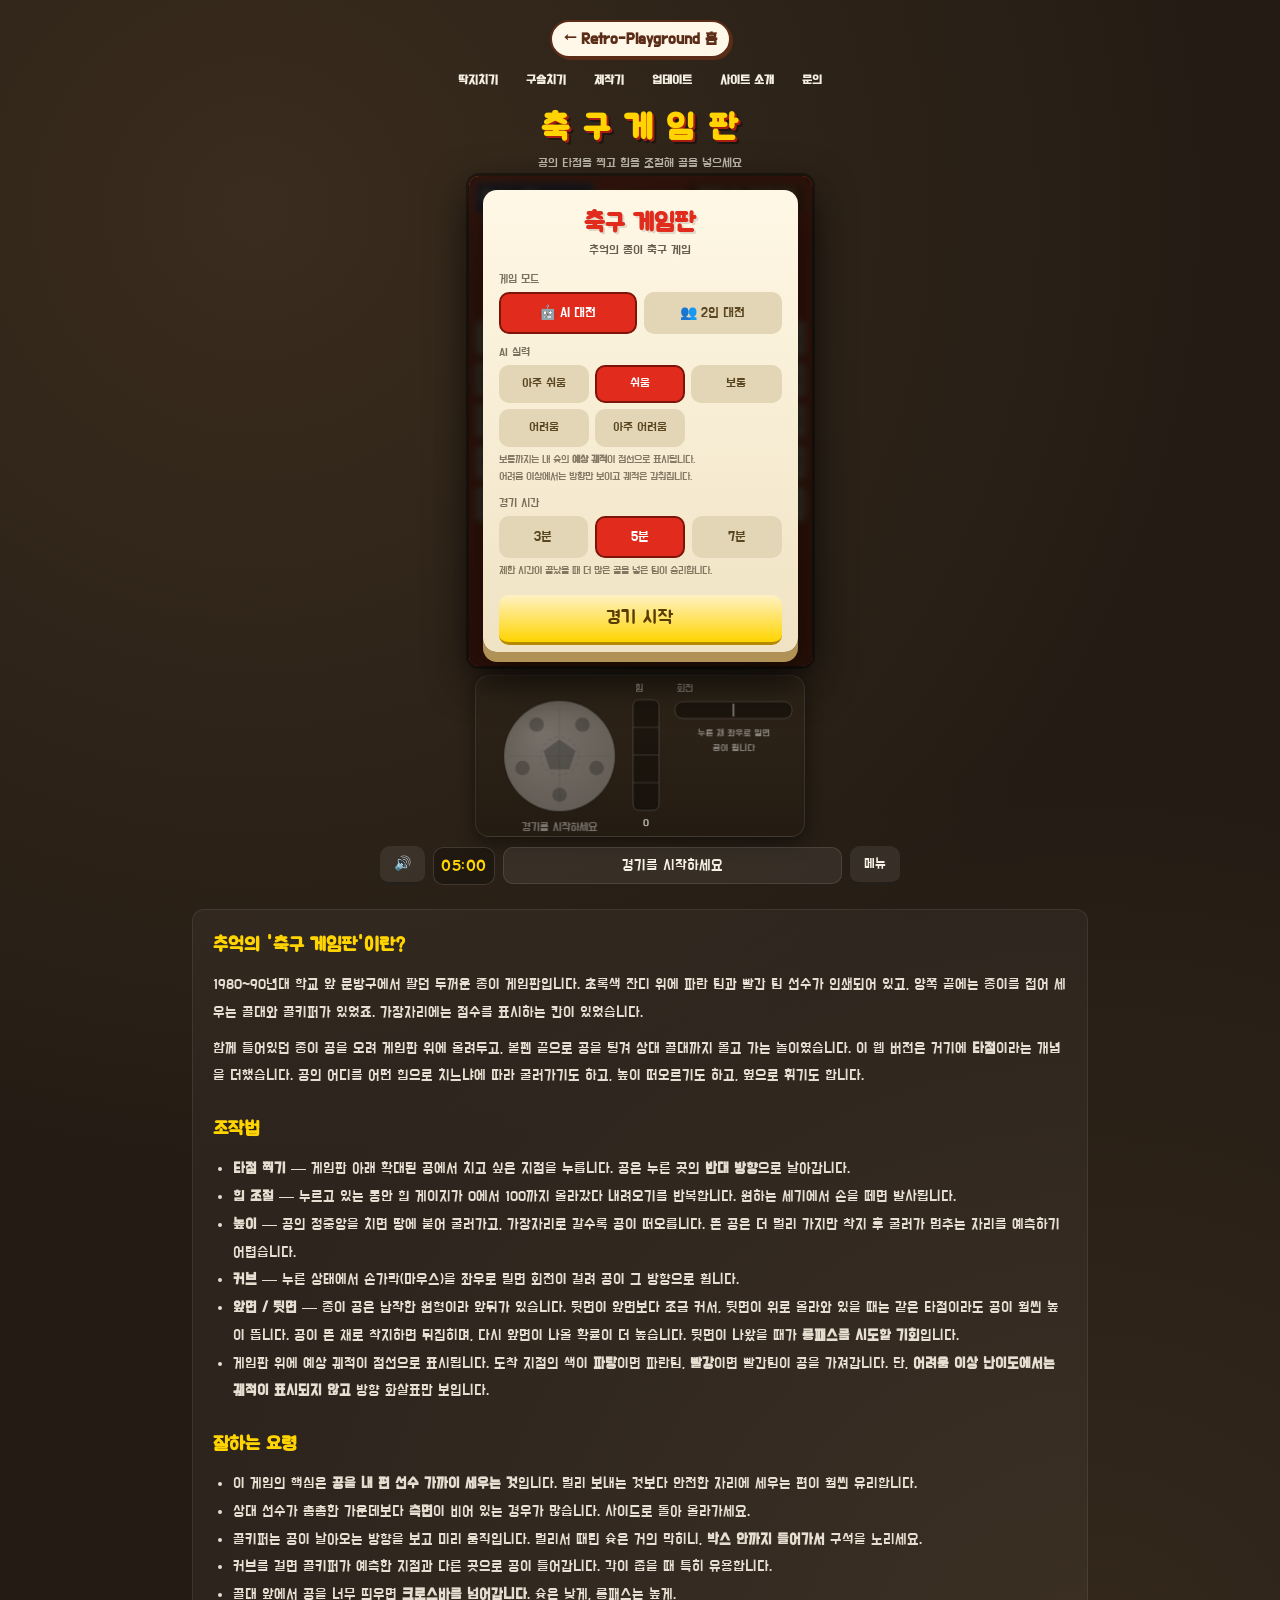
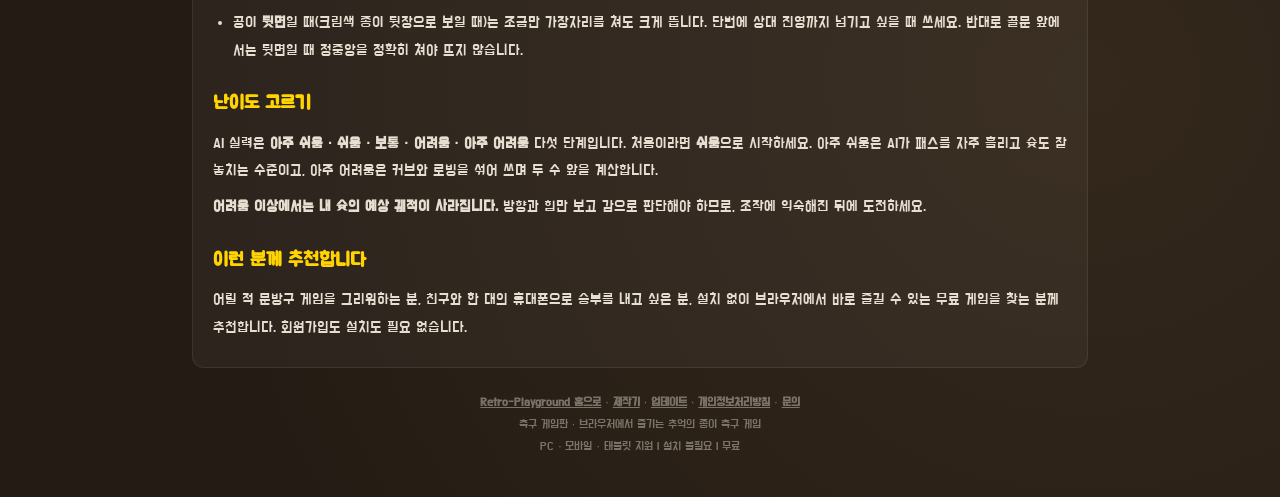
<file: games/paper-soccer/index.html>
<!DOCTYPE html>
<html lang="ko">
<head>
<meta charset="utf-8">
<meta name="viewport" content="width=device-width, initial-scale=1, maximum-scale=1, user-scalable=no, viewport-fit=cover">
<title>축구 게임판 - 추억의 종이 축구 게임 온라인</title>
<meta name="description" content="80·90년대 문방구 앞 추억의 '축구 게임판'을 웹으로 재현했습니다. 공의 타점을 찍고 힘을 조절해 커브와 로빙으로 상대 진영을 뚫으세요. 2인 대전과 AI 대전 지원, 모바일·PC 무료 플레이.">
<meta name="keywords" content="축구게임판, 종이축구게임, 추억의게임, 문방구게임, 복고게임, 플리킹축구, 무료웹게임, 2인용게임">
<meta property="og:title" content="축구 게임판 - 추억의 종이 축구 게임">
<meta property="og:description" content="타점과 힘을 조절해 커브를 거는 추억의 축구 게임판. 무료로 즐기세요.">
<meta property="og:type" content="website">
<link rel="preconnect" href="https://fonts.googleapis.com">
<link rel="preconnect" href="https://fonts.gstatic.com" crossorigin>
<link href="https://fonts.googleapis.com/css2?family=Jua&family=Do+Hyeon&display=swap" rel="stylesheet">

<style>
  :root{
    --red:#e02b1d; --red-dark:#a81d12; --yellow:#ffd400; --paper:#f4efe2;
  }
  *{box-sizing:border-box;-webkit-tap-highlight-color:transparent;}
  html,body{margin:0;padding:0;}
  body{
    background:#241c14;
    background-image:
      radial-gradient(circle at 20% 10%, #3a2c1e 0%, transparent 45%),
      radial-gradient(circle at 85% 80%, #34281c 0%, transparent 45%);
    color:#f4efe2;
    font-family:'Do Hyeon','Jua',-apple-system,BlinkMacSystemFont,'Malgun Gothic','Apple SD Gothic Neo',sans-serif;
    min-height:100vh; overflow-x:hidden;
  }
  .wrap{max-width:920px;margin:0 auto;padding:10px 12px 40px;}

  header.site{text-align:center;padding:10px 0 4px;}
  header.site h1{
    font-family:'Jua',sans-serif;margin:0;font-size:clamp(21px,5.6vw,34px);
    color:var(--yellow);text-shadow:2px 2px 0 var(--red-dark),4px 4px 0 rgba(0,0,0,.35);
    letter-spacing:2px;
  }
  header.site p{margin:5px 0 0;font-size:13px;opacity:.72;}

  /* 애드센스 안전 배치: 게임 조작 영역과 분리된 설명 글 하단 광고 */
  .adslot{
    width:min(100%,728px);margin:0 auto;text-align:center;overflow:hidden;
  }
  .adslot:empty{display:none;}
  .adslot:not(:empty){margin:48px auto 24px;min-height:90px;}
  .adslot .adsbygoogle{display:block;}

  #stage{position:relative;width:100%;display:flex;justify-content:center;}
  #board{
    display:block;touch-action:none;border-radius:10px;
    box-shadow:0 14px 40px rgba(0,0,0,.55),0 0 0 3px rgba(0,0,0,.35);
    max-width:100%;cursor:pointer;
  }

  /* ── 타점 패널 ── */
  .cuewrap{display:flex;justify-content:center;margin:9px auto 0;}
  #cue{
    display:block;touch-action:none;border-radius:14px;
    background:linear-gradient(180deg,#2f2519,#241b12);
    border:1px solid rgba(255,255,255,.09);
    box-shadow:0 6px 18px rgba(0,0,0,.45);
    cursor:crosshair;max-width:100%;
  }

  .hud{
    display:flex;align-items:center;justify-content:space-between;gap:8px;
    margin:9px auto 0;max-width:520px;font-size:14px;
  }
  .hud .clock{
    min-width:58px;text-align:center;padding:8px 7px;border-radius:10px;
    background:rgba(0,0,0,.25);border:1px solid rgba(255,255,255,.14);
    color:var(--yellow);font-family:'Jua',sans-serif;font-size:16px;letter-spacing:.5px;
  }
  .hud .clock.danger{
    background:rgba(224,43,29,.35);color:#fff;
    animation:clockPulse .8s ease-in-out infinite alternate;
  }
  @keyframes clockPulse{to{transform:scale(1.04)}}
  .hud .turn{
    flex:1;text-align:center;padding:8px 10px;border-radius:10px;
    background:rgba(255,255,255,.07);border:1px solid rgba(255,255,255,.1);font-size:15px;
  }
  .btn{
    font-family:inherit;font-size:14px;cursor:pointer;
    background:linear-gradient(#fff2c4,#ffd400);color:#5a3b00;
    border:none;border-bottom:3px solid #b58a00;border-radius:10px;
    padding:9px 14px;white-space:nowrap;transition:transform .06s;
  }
  .btn:active{transform:translateY(2px);border-bottom-width:1px;}
  .btn.ghost{background:rgba(255,255,255,.08);color:#f4efe2;border-bottom:3px solid rgba(0,0,0,.35);}
  .panel .btn.ghost{background:#ded0ac;color:#5a4620;border-bottom:3px solid #a89365;}

  .overlay{
    position:absolute;inset:0;display:flex;align-items:center;justify-content:center;
    background:rgba(20,14,8,.87);backdrop-filter:blur(3px);
    border-radius:10px;z-index:5;padding:14px;
  }
  .overlay.hidden{display:none;}
  .panel{
    background:linear-gradient(180deg,#fff8e6,#f0e3c4);color:#2a1d0e;
    border-radius:14px;padding:18px 16px;max-width:340px;width:100%;text-align:center;
    box-shadow:0 10px 0 #b09256,0 20px 40px rgba(0,0,0,.5);
    max-height:100%;overflow-y:auto;
  }
  .panel h2{
    font-family:'Jua',sans-serif;margin:0 0 4px;font-size:25px;color:var(--red);
    text-shadow:1.5px 1.5px 0 rgba(0,0,0,.12);
  }
  .panel .sub{font-size:13px;opacity:.7;margin:0 0 13px;}
  .panel ol{text-align:left;font-size:13.5px;line-height:1.7;padding-left:19px;margin:0 0 12px;}
  .panel ol li{margin-bottom:5px;}
  .opt-row{display:flex;gap:7px;margin-bottom:9px;}
  .opt-row.g3{display:grid;grid-template-columns:repeat(3,1fr);gap:6px;}
  .opt-row.g3 .opt{font-size:12.5px;padding:9px 2px;}
  .hint{font-size:11px;opacity:.55;text-align:left;margin:-4px 0 10px;line-height:1.5;}
  .opt{
    flex:1;padding:10px 5px;border-radius:10px;cursor:pointer;font-size:14px;
    background:#e3d6b6;border:2px solid transparent;color:#5a4620;transition:.12s;
  }
  .opt.on{background:var(--red);color:#fff;border-color:#7d1409;}
  .label{font-size:12px;opacity:.6;margin:11px 0 5px;text-align:left;}
  .big{width:100%;font-size:18px;padding:12px;margin-top:5px;font-family:'Jua',sans-serif;letter-spacing:1px;}

  /* ── 골 세레머니: 선수 앞 + 사이드 광고판 뒤 ── */
  #goalOverlay{
    background:rgba(10,14,18,.08);padding:0;flex-direction:column;overflow:hidden;
  }
  .celebrationScene{
    position:absolute;inset:0;overflow:hidden;
    background:
      linear-gradient(180deg,rgba(8,16,25,.98) 0%,rgba(19,35,49,.96) 52%,#2c7a39 53%,#4f9d45 100%);
  }
  .celebrationScene::before{
    content:'';position:absolute;inset:0 0 44% 0;opacity:.62;
    background-image:
      radial-gradient(circle,rgba(255,255,255,.75) 0 1px,transparent 1.6px),
      radial-gradient(circle,rgba(255,212,0,.55) 0 1px,transparent 1.7px),
      radial-gradient(circle,rgba(224,43,29,.48) 0 1px,transparent 1.7px);
    background-size:17px 14px,23px 18px,29px 21px;
    background-position:0 2px,8px 7px,3px 11px;
    filter:blur(.25px);
  }
  .celebrationScene::after{
    content:'';position:absolute;left:-8%;right:-8%;bottom:0;height:44%;
    background:
      linear-gradient(90deg,transparent 48.8%,rgba(255,255,255,.42) 49%,rgba(255,255,255,.42) 51%,transparent 51.2%),
      repeating-linear-gradient(90deg,rgba(255,255,255,.035) 0 42px,rgba(0,0,0,.035) 42px 84px);
    transform:perspective(220px) rotateX(10deg);transform-origin:bottom;
  }
  .stadiumGlow{
    position:absolute;left:50%;top:-22%;width:82%;height:55%;transform:translateX(-50%);
    background:radial-gradient(ellipse,rgba(255,255,255,.23),transparent 66%);
    pointer-events:none;
  }
  .goalBig{
    position:absolute;z-index:7;left:50%;top:7%;transform:translateX(-50%);
    font-family:'Jua',sans-serif;font-size:clamp(28px,8vw,48px);color:var(--yellow);
    text-shadow:3px 3px 0 var(--red-dark),0 0 24px rgba(255,212,0,.42);
    letter-spacing:2px;white-space:nowrap;
  }
  #goalOverlay:not(.hidden) .goalBig{animation:goalIn .65s cubic-bezier(.2,1.6,.4,1) both;}
  @keyframes goalIn{
    0%{transform:translateX(-50%) scale(.35) rotate(-7deg);opacity:0}
    65%{transform:translateX(-50%) scale(1.12)}
    100%{transform:translateX(-50%) scale(1);opacity:1}
  }
  .goalCaption{
    position:absolute;z-index:7;left:50%;top:19%;transform:translateX(-50%);
    padding:5px 14px;border-radius:14px;background:rgba(0,0,0,.42);
    color:#fff;font-size:13px;letter-spacing:.5px;white-space:nowrap;
  }
  .sidelineBoards{
    position:absolute;z-index:3;left:4%;right:4%;top:51%;height:17%;display:grid;
    grid-template-columns:repeat(2,1fr);gap:2%;transform:skewX(-4deg);
  }
  .celebrationAd{
    min-width:0;display:flex;align-items:center;justify-content:center;overflow:hidden;
    border:2px solid rgba(255,255,255,.74);border-bottom-width:5px;border-radius:4px;
    color:#fff;text-decoration:none;font-family:'Jua',sans-serif;font-size:clamp(8px,2.4vw,13px);
    text-align:center;line-height:1.1;padding:3px;box-shadow:0 5px 0 rgba(0,0,0,.34);
  }
  .celebrationAd img{width:100%;height:100%;object-fit:cover;display:block;}
  .celebrationAd.noLink{cursor:default;}
  .celebrationPlayer{
    --team:#1d3fb0;--team-dark:#12266e;
    position:absolute;z-index:5;left:-18%;bottom:4%;width:74px;height:128px;margin-left:-37px;opacity:0;
  }
  .celebrationPlayer.red{--team:#d81f26;--team-dark:#8f1015;}
  .celebrationPlayer.play{animation:playerRunCelebrate 3.05s cubic-bezier(.22,.75,.28,1) both;}
  @keyframes playerRunCelebrate{
    0%{left:-18%;transform:translateY(0) rotate(-4deg);opacity:0}
    10%{opacity:1}
    48%{left:48%;transform:translateY(0) rotate(0)}
    64%{left:50%;transform:translateY(-18px) rotate(-2deg)}
    77%{left:50%;transform:translateY(0) rotate(2deg)}
    88%{left:50%;transform:translateY(-7px) rotate(-1deg)}
    100%{left:50%;transform:translateY(0) rotate(0);opacity:1}
  }
  .playerShadow{
    position:absolute;left:10px;bottom:1px;width:58px;height:13px;border-radius:50%;
    background:rgba(0,0,0,.26);filter:blur(2px);
  }
  .playerHead{
    position:absolute;left:25px;top:5px;width:25px;height:27px;border-radius:50%;
    background:#efbd8e;border:2px solid rgba(62,31,15,.35);z-index:4;
  }
  .playerHead::before{
    content:'';position:absolute;left:-1px;top:-3px;width:24px;height:10px;border-radius:15px 15px 5px 5px;
    background:#29180f;
  }
  .playerTorso{
    position:absolute;left:17px;top:29px;width:41px;height:48px;border-radius:13px 13px 8px 8px;
    background:linear-gradient(90deg,var(--team-dark),var(--team) 35% 65%,var(--team-dark));
    border:2px solid rgba(255,255,255,.42);z-index:3;
  }
  .playerNumber{
    position:absolute;inset:0;display:flex;align-items:center;justify-content:center;
    color:#fff;font-family:'Jua',sans-serif;font-size:21px;text-shadow:1px 1px 0 rgba(0,0,0,.5);
  }
  .playerShorts{
    position:absolute;left:20px;top:72px;width:35px;height:22px;border-radius:4px 4px 9px 9px;
    background:var(--team-dark);z-index:3;
  }
  .playerArm,.playerLeg{
    position:absolute;border-radius:9px;transform-origin:50% 5px;
  }
  .playerArm{top:37px;width:11px;height:48px;background:var(--team);z-index:2;}
  .playerArm.left{left:12px;transform:rotate(28deg)}
  .playerArm.right{right:11px;transform:rotate(-28deg)}
  .celebrationPlayer.play .playerArm.left{animation:leftArmUp 3.05s ease-out both;}
  .celebrationPlayer.play .playerArm.right{animation:rightArmUp 3.05s ease-out both;}
  @keyframes leftArmUp{0%,46%{transform:rotate(28deg)}64%,100%{transform:rotate(148deg)}}
  @keyframes rightArmUp{0%,46%{transform:rotate(-28deg)}64%,100%{transform:rotate(-148deg)}}
  .playerHand{
    position:absolute;left:1px;bottom:-4px;width:9px;height:10px;border-radius:50%;background:#efbd8e;
  }
  .playerLeg{top:88px;width:12px;height:36px;background:#efbd8e;z-index:1;}
  .playerLeg.left{left:22px;transform:rotate(8deg)}
  .playerLeg.right{right:20px;transform:rotate(-8deg)}
  .celebrationPlayer.play .playerLeg.left{animation:leftLegRun .62s ease-in-out 0s 3 alternate;}
  .celebrationPlayer.play .playerLeg.right{animation:rightLegRun .62s ease-in-out 0s 3 alternate;}
  @keyframes leftLegRun{to{transform:rotate(-24deg)}}
  @keyframes rightLegRun{to{transform:rotate(24deg)}}
  .playerBoot{
    position:absolute;left:-2px;bottom:-4px;width:17px;height:8px;border-radius:8px 2px 3px 3px;
    background:#161616;
  }
  .cameraFlash{
    position:absolute;z-index:6;inset:0;pointer-events:none;opacity:0;background:#fff;
  }
  #goalOverlay:not(.hidden) .cameraFlash{animation:cameraFlash 2.4s ease-out both;}
  @keyframes cameraFlash{0%,54%{opacity:0}56%{opacity:.32}60%,100%{opacity:0}}
  .skipBtn{
    position:absolute;z-index:9;right:3%;bottom:3%;
    margin:0;font-size:13px;opacity:0;transition:opacity .3s;pointer-events:none;
  }
  .skipBtn.on{opacity:1;pointer-events:auto;}
  #confetti{position:absolute;z-index:8;inset:0;pointer-events:none;overflow:hidden;}
  #confetti i{
    position:absolute;width:6px;height:10px;border-radius:2px;animation:fall linear forwards;
  }
  @keyframes fall{
    0%{transform:translateY(-30px) rotate(0);opacity:1}
    100%{transform:translateY(var(--fy)) rotate(var(--rot));opacity:0}
  }

  #toast{
    position:absolute;left:50%;top:36%;transform:translate(-50%,-50%) scale(.7);
    font-family:'Jua',sans-serif;font-size:clamp(24px,7.5vw,42px);
    color:var(--yellow);text-shadow:3px 3px 0 var(--red-dark),0 0 26px rgba(0,0,0,.8);
    pointer-events:none;opacity:0;z-index:4;white-space:nowrap;text-align:center;
  }
  #toast.show{animation:pop 1.2s ease-out;}
  @keyframes pop{
    0%{opacity:0;transform:translate(-50%,-50%) scale(.5);}
    18%{opacity:1;transform:translate(-50%,-50%) scale(1.12);}
    30%{transform:translate(-50%,-50%) scale(1);}
    75%{opacity:1;}
    100%{opacity:0;transform:translate(-50%,-58%) scale(1);}
  }

  article{
    margin-top:24px;background:rgba(255,255,255,.04);
    border:1px solid rgba(255,255,255,.08);border-radius:12px;padding:18px 20px;
    line-height:1.85;font-size:15px;color:#e6ded0;
  }
  article h2{font-family:'Jua',sans-serif;color:var(--yellow);font-size:19px;margin:22px 0 8px;}
  article h2:first-child{margin-top:0;}
  article ul{padding-left:20px;margin:8px 0;}
  article p{margin:8px 0;}
  footer.site{text-align:center;font-size:12px;opacity:.4;margin-top:24px;line-height:1.8;}


  @media(max-width:720px){
    .adslot:not(:empty){margin:32px auto 18px;padding:0 8px;min-height:50px;}
  }

  @media(max-width:480px){
    .wrap{padding:6px 8px 30px;}
    .hud{font-size:13px;}
  }

  .home-link{
    display:inline-flex;align-items:center;gap:6px;margin-bottom:10px;
    padding:7px 12px;border:2px solid #5b2d18;border-radius:999px;
    background:#fff8e8;color:#5b2d18;text-decoration:none;font-weight:800;
    box-shadow:2px 2px 0 #5b2d18;
  }
  .home-link:hover{transform:translate(1px,1px);box-shadow:1px 1px 0 #5b2d18}


  .site-mini-nav{
    display:flex;justify-content:center;gap:8px 12px;flex-wrap:wrap;margin:0 0 12px;
  }
  .site-mini-nav a{
    color:inherit;text-decoration:none;font-size:13px;font-weight:800;
    padding:5px 8px;border-bottom:2px solid transparent;
  }
  .site-mini-nav a:hover{border-bottom-color:currentColor}

</style>
  <link rel="canonical" href="https://retro-playground.com/games/paper-soccer/">
  <!-- Google tag (GA4) -->
  <script async src="https://www.googletagmanager.com/gtag/js?id=G-ZEK2D0W02Q"></script>
  <script>
    window.dataLayer = window.dataLayer || [];
    function gtag(){dataLayer.push(arguments);}
    gtag('js', new Date());
    gtag('config', 'G-ZEK2D0W02Q');
  </script>
  <!-- Google AdSense -->
  <script async src="https://pagead2.googlesyndication.com/pagead/js/adsbygoogle.js?client=ca-pub-7832152216482222"
          crossorigin="anonymous"></script>
</head>
<body>
<div class="wrap">

  <header class="site">
    <a class="home-link" href="/">← Retro-Playground 홈</a>
    <nav class="site-mini-nav" aria-label="사이트 메뉴">
      <a href="/games/ddakji/">딱지치기</a>
      <a href="/games/marbles/">구슬치기</a>
      <a href="/devlog/paper-soccer/">제작기</a>
      <a href="/updates/">업데이트</a>
      <a href="/about/">사이트 소개</a>
      <a href="/contact/">문의</a>
    </nav>
    <h1>축 구 게 임 판</h1>
    <p>공의 타점을 찍고 힘을 조절해 골을 넣으세요</p>
  </header>


  <div id="stage">
    <canvas id="board"></canvas>
    <div id="toast"></div>

    <div class="overlay" id="startOverlay">
      <div class="panel">
        <h2>축구 게임판</h2>
        <p class="sub">추억의 종이 축구 게임</p>

        <div class="label">게임 모드</div>
        <div class="opt-row" id="modeRow">
          <div class="opt on" data-mode="ai">🤖 AI 대전</div>
          <div class="opt" data-mode="2p">👥 2인 대전</div>
        </div>

        <div id="diffWrap">
          <div class="label">AI 실력</div>
          <div class="opt-row g3" id="diffRow">
            <div class="opt" data-diff="veasy">아주 쉬움</div>
            <div class="opt on" data-diff="easy">쉬움</div>
            <div class="opt" data-diff="normal">보통</div>
            <div class="opt" data-diff="hard">어려움</div>
            <div class="opt" data-diff="vhard">아주 어려움</div>
          </div>
          <div class="hint">보통까지는 내 슛의 <b>예상 궤적</b>이 점선으로 표시됩니다.<br>어려움 이상에서는 방향만 보이고 궤적은 감춰집니다.</div>
        </div>

        <div class="label">경기 시간</div>
        <div class="opt-row" id="timeRow">
          <div class="opt" data-minutes="3">3분</div>
          <div class="opt on" data-minutes="5">5분</div>
          <div class="opt" data-minutes="7">7분</div>
        </div>
        <div class="hint">제한 시간이 끝났을 때 더 많은 골을 넣은 팀이 승리합니다.</div>

        <button class="btn big" id="startBtn">경기 시작</button>
        <button class="btn ghost big" id="rulesBtn" style="font-size:15px;margin-top:8px;">게임 방법</button>
      </div>
    </div>

    <div class="overlay hidden" id="rulesOverlay">
      <div class="panel">
        <h2>게임 방법</h2>
        <p class="sub">타점 · 힘 · 커브로 공을 조종하세요</p>
        <ol>
          <li>게임판 아래 <b>확대된 공</b>에서 치고 싶은 <b>타점</b>을 누릅니다. 공은 <b>누른 곳의 반대쪽</b>으로 나갑니다.</li>
          <li>누르고 있으면 <b>힘 게이지</b>가 위아래로 왕복합니다. 원하는 세기에서 손을 떼세요.</li>
          <li>공의 <b>가운데</b>를 치면 낮게 굴러가고, <b>가장자리</b>를 칠수록 <b>높이 떠서</b> 멀리 날아갑니다.</li>
          <li>종이 공에는 <b>앞면과 뒷면</b>이 있습니다. 뒷면이 조금 더 커서 <b>뒷면일 때 훨씬 잘 뜹니다</b>. 공을 띄우면 착지하며 뒤집힙니다.</li>
          <li>누른 채 <b>좌우로 밀면 커브</b>가 걸려 공이 휘어집니다.</li>
          <li>공이 멈추면 <b>가장 가까운 선수의 팀</b>이 공을 가집니다. 내 편 근처에 세워야 공격이 이어집니다.</li>
          <li>라인 밖으로 나가면 상대 공이 됩니다. 골키퍼를 제치고 골대에 넣으면 득점!</li>
          <li>경기는 선택한 시간 동안 진행되며, 시간이 끝났을 때 더 많은 골을 넣은 팀이 승리합니다. 동점이면 무승부입니다.</li>
        </ol>
        <button class="btn big" id="rulesClose">확인</button>
      </div>
    </div>

    <div class="overlay hidden" id="goalOverlay">
      <div class="celebrationScene" id="celebrationScene">
        <div class="stadiumGlow"></div>
        <div class="goalBig" id="goalBig">⚽ GOAL !</div>
        <div class="goalCaption" id="goalCaption">파란팀 득점!</div>
        <div class="sidelineBoards" id="celebrationBoards" aria-label="경기장 광고판"></div>

        <div class="celebrationPlayer" id="celebrationPlayer" aria-hidden="true">
          <div class="playerShadow"></div>
          <div class="playerHead"></div>
          <div class="playerArm left"><span class="playerHand"></span></div>
          <div class="playerArm right"><span class="playerHand"></span></div>
          <div class="playerTorso"><span class="playerNumber" id="celebrationNumber">10</span></div>
          <div class="playerShorts"></div>
          <div class="playerLeg left"><span class="playerBoot"></span></div>
          <div class="playerLeg right"><span class="playerBoot"></span></div>
        </div>
        <div class="cameraFlash"></div>
      </div>
      <button class="btn ghost skipBtn" id="skipAd">계속하기 ▸</button>
      <div id="confetti"></div>
    </div>

    <div class="overlay hidden" id="endOverlay">
      <div class="panel">
        <h2 id="endTitle">경기 종료</h2>
        <p class="sub" id="endScore"></p>
        <button class="btn big" id="againBtn">다시 하기</button>
        <button class="btn ghost big" id="menuBtn" style="font-size:15px;margin-top:8px;">메인으로</button>
      </div>
    </div>
  </div>

  <div class="cuewrap"><canvas id="cue"></canvas></div>

  <div class="hud">
    <button class="btn ghost" id="soundBtn" title="소리">🔊</button>
    <div class="clock" id="clockText" aria-label="남은 경기 시간">05:00</div>
    <div class="turn" id="turnText">경기를 시작하세요</div>
    <button class="btn ghost" id="resetBtn">메뉴</button>
  </div>


  <article>
    <h2>추억의 '축구 게임판'이란?</h2>
    <p>1980~90년대 학교 앞 문방구에서 팔던 두꺼운 종이 게임판입니다. 초록색 잔디 위에 파란 팀과 빨간 팀 선수가 인쇄되어 있고, 양쪽 끝에는 종이를 접어 세우는 골대와 골키퍼가 있었죠. 가장자리에는 점수를 표시하는 칸이 있었습니다.</p>
    <p>함께 들어있던 종이 공을 오려 게임판 위에 올려두고, 볼펜 끝으로 공을 튕겨 상대 골대까지 몰고 가는 놀이였습니다. 이 웹 버전은 거기에 <b>타점</b>이라는 개념을 더했습니다. 공의 어디를 어떤 힘으로 치느냐에 따라 굴러가기도 하고, 높이 떠오르기도 하고, 옆으로 휘기도 합니다.</p>

    <h2>조작법</h2>
    <ul>
      <li><b>타점 찍기</b> — 게임판 아래 확대된 공에서 치고 싶은 지점을 누릅니다. 공은 누른 곳의 <b>반대 방향</b>으로 날아갑니다.</li>
      <li><b>힘 조절</b> — 누르고 있는 동안 힘 게이지가 0에서 100까지 올라갔다 내려오기를 반복합니다. 원하는 세기에서 손을 떼면 발사됩니다.</li>
      <li><b>높이</b> — 공의 정중앙을 치면 땅에 붙어 굴러가고, 가장자리로 갈수록 공이 떠오릅니다. 뜬 공은 더 멀리 가지만 착지 후 굴러가 멈추는 자리를 예측하기 어렵습니다.</li>
      <li><b>커브</b> — 누른 상태에서 손가락(마우스)을 좌우로 밀면 회전이 걸려 공이 그 방향으로 휩니다.</li>
      <li><b>앞면 / 뒷면</b> — 종이 공은 납작한 원형이라 앞뒤가 있습니다. 뒷면이 앞면보다 조금 커서, 뒷면이 위로 올라와 있을 때는 같은 타점이라도 공이 훨씬 높이 뜹니다. 공이 뜬 채로 착지하면 뒤집히며, 다시 앞면이 나올 확률이 더 높습니다. 뒷면이 나왔을 때가 <b>롱패스를 시도할 기회</b>입니다.</li>
      <li>게임판 위에 예상 궤적이 점선으로 표시됩니다. 도착 지점의 색이 <b>파랑</b>이면 파란팀, <b>빨강</b>이면 빨간팀이 공을 가져갑니다. 단, <b>어려움 이상 난이도에서는 궤적이 표시되지 않고</b> 방향 화살표만 보입니다.</li>
    </ul>

    <h2>잘하는 요령</h2>
    <ul>
      <li>이 게임의 핵심은 <b>공을 내 편 선수 가까이 세우는 것</b>입니다. 멀리 보내는 것보다 안전한 자리에 세우는 편이 훨씬 유리합니다.</li>
      <li>상대 선수가 촘촘한 가운데보다 <b>측면</b>이 비어 있는 경우가 많습니다. 사이드로 돌아 올라가세요.</li>
      <li>골키퍼는 공이 날아오는 방향을 보고 미리 움직입니다. 멀리서 때린 슛은 거의 막히니, <b>박스 안까지 들어가서</b> 구석을 노리세요.</li>
      <li>커브를 걸면 골키퍼가 예측한 지점과 다른 곳으로 공이 들어갑니다. 각이 좁을 때 특히 유용합니다.</li>
      <li>골대 앞에서 공을 너무 띄우면 <b>크로스바를 넘어갑니다</b>. 슛은 낮게, 롱패스는 높게.</li>
      <li>공이 <b>뒷면</b>일 때(크림색 종이 뒷장으로 보일 때)는 조금만 가장자리를 쳐도 크게 뜹니다. 단번에 상대 진영까지 넘기고 싶을 때 쓰세요. 반대로 골문 앞에서는 뒷면일 때 정중앙을 정확히 쳐야 뜨지 않습니다.</li>
    </ul>

    <h2>난이도 고르기</h2>
    <p>AI 실력은 <b>아주 쉬움 · 쉬움 · 보통 · 어려움 · 아주 어려움</b> 다섯 단계입니다. 처음이라면 <b>쉬움</b>으로 시작하세요. 아주 쉬움은 AI가 패스를 자주 흘리고 슛도 잘 놓치는 수준이고, 아주 어려움은 커브와 로빙을 섞어 쓰며 두 수 앞을 계산합니다.</p>
    <p><b>어려움 이상에서는 내 슛의 예상 궤적이 사라집니다.</b> 방향과 힘만 보고 감으로 판단해야 하므로, 조작에 익숙해진 뒤에 도전하세요.</p>

    <h2>이런 분께 추천합니다</h2>
    <p>어릴 적 문방구 게임을 그리워하는 분, 친구와 한 대의 휴대폰으로 승부를 내고 싶은 분, 설치 없이 브라우저에서 바로 즐길 수 있는 무료 게임을 찾는 분께 추천합니다. 회원가입도 설치도 필요 없습니다.</p>
  </article>

  <!-- 애드센스 승인 후 이 설명 글 하단 영역에 광고 코드를 넣으세요. -->
  <div class="adslot content-ad" data-ad-placement="after-game-guide"></div>

  <footer class="site">
    <a href="/" style="color:inherit;font-weight:800;">Retro-Playground 홈으로</a>
    · <a href="/devlog/paper-soccer/" style="color:inherit;font-weight:800;">제작기</a>
    · <a href="/updates/" style="color:inherit;font-weight:800;">업데이트</a>
    · <a href="/privacy/" style="color:inherit;font-weight:800;">개인정보처리방침</a>
    · <a href="/contact/" style="color:inherit;font-weight:800;">문의</a><br>축구 게임판 · 브라우저에서 즐기는 추억의 종이 축구 게임<br>
    PC · 모바일 · 태블릿 지원 | 설치 불필요 | 무료
  </footer>
</div>

<script>
"use strict";

/* ╔══════════════════════════════════════════════════════════════════════╗
   ║  직접 광고(스폰서) 설정 —  여기만 고치면 됩니다                       ║
   ║  구글 애드센스와 별개로, 광고주에게 직접 의뢰받은 광고를 넣는 자리입니다 ║
   ╚══════════════════════════════════════════════════════════════════════╝ */
window.SPONSORS = {

  enabled: true,               // 전체 스폰서 광고 on/off

  /* ── ① 경기장 한 줄 광고판 ──
     경기 중에는 상단 한 줄, 골 세리머니에서는 선수 뒤 한 줄로 표시됩니다. */
  boards: [
    { text:'Retro-Playground', bg:'#1e3a8a', color:'#ffffff', image:'', url:'' },
    { text:'추억의 게임판',     bg:'#7c2d12', color:'#ffe4b5', image:'', url:'' }
  ],
  boardRotateSec: 0,           // 두 문구를 고정 표시

  /* ── ② 골 세리머니 장면 ──
     선수가 사이드라인 광고판 앞에서 가볍게 달려와 팔을 드는 연출입니다.
     광고 내용은 위 boards 배열을 그대로 사용합니다.                 */
  goalAd: {
    enabled: true,
    durationMs: 3800,          // 세리머니가 자동으로 닫히는 시간
    skipAfterMs: 900,          // '계속하기' 버튼이 나타나는 시간
    everyNGoals: 1,            // 내 골 N번마다 1회 노출
    maxPerMatch: 99,           // 한 경기 최대 노출 횟수
    playerNumber: 10,          // 세리머니 선수 등번호
    caption: ''                // 비워두면 '파란팀/빨간팀 득점!' 자동 표시
  },

  /* ── ③ 노출/클릭 집계 콜백 (선택) ──
     광고주에게 리포트를 주려면 여기서 자체 서버나 GA4로 보내세요.     */
  onEvent: function(type, info){
    // type: 'board_view' | 'board_click' | 'goalad_view' | 'goalad_click'
    // 예) gtag('event', type, info);
  }
};

(function(){

/* 임베드 모드: ?embed=1 로 열면 게임만 표시 (블로그 iframe 삽입용) */
const EMBED = /[?&]embed=1/.test(location.search);
if(EMBED){
  document.documentElement.classList.add('embed');
  const st = document.createElement('style');
  st.textContent = '.embed header.site,.embed .adslot,.embed article,.embed footer.site{display:none!important;}'
    + '.embed .wrap{padding:6px 6px 10px;}';
  document.head.appendChild(st);
}

/* ══════════════════════════════════════════════════════════
   상수
   ══════════════════════════════════════════════════════════ */
const FW = 100, FH = 148;
const BX = 13, BY = 16;
const BW = FW + BX*2, BH = FH + BY*2;
const GOAL_W = 30, GOAL_L = 50-GOAL_W/2, GOAL_R = 50+GOAL_W/2, GOAL_D = 9;
const R_FRONT = 1.85, R_BACK = 2.18;   // 종이 공: 뒷면이 조금 더 크다
const R_BALL = R_FRONT, R_PLR = 3.4;
function ballR(face){ return face ? R_BACK : R_FRONT; }
const BACK_CHANCE = 0.35;              // 뒤집혔을 때 뒷면이 나올 확률

const GK_Y = 5.0;            // 골라인에서 골키퍼까지 거리
const R_GK = 4.3;            // 골키퍼 좌우 반경
const GK_REACH_Z = 5.0;      // 골키퍼가 닿는 높이 = 크로스바 높이
const GK_SPEED = 26;         // 골키퍼 최대 이동속도
const GK_IDLE_AMP = 7, GK_IDLE_SPD = 1.0;

const FRICTION = 2.35;       // 지면 마찰
const AIR_DRAG = 0.28;       // 공중 저항
const GRAV = 260;            // 중력
const BOUNCE = 0.42;         // 반발
const V_STOP = 4.5;

const V_MIN_S = 26, V_MAX_S = 165;   // 최소/최대 발사 속도
const LOFT_MAX = 112;                // 최대 수직 속도
const SPIN_K = 1.75;                 // 커브 강도
const SPIN_DECAY = 1.1;

const GAUGE_PERIOD = 1.55;   // 힘 게이지 왕복 주기(초)

const C = {
  red:'#e02b1d', yellow:'#ffd400',
  grass1:'#5c9c40', grass2:'#528f38', grass3:'#6aa84c',
  line:'rgba(255,255,255,.88)',
  blue:'#1d3fb0', blueDk:'#12266e',
  rd:'#d81f26',  rdDk:'#8f1015',
  skin:'#f0c091', hair:'#2b1a10'
};

/* 진형 — 각 팀 필드플레이어 10명 (자기 진영 5 + 상대 진영 5) */
const FORM_RED = [               // 레드: 위쪽 골대 수비
  [30,18],[70,18],[14,40],[50,40],[86,40],          // 자기 진영 5
  [50,122],[26,96],[74,96],[12,82],[88,82]          // 상대 진영 5
];
const FORM_BLUE = [              // 블루: 아래쪽 골대 수비 (레드를 점대칭 이동)
  [30,130],[70,130],[14,108],[50,108],[86,108],
  [50,26],[26,52],[74,52],[12,66],[88,66]
];

/* ══════════════════════════════════════════════════════════
   상태
   ══════════════════════════════════════════════════════════ */
const S = {
  screen:'menu', mode:'ai', diff:'easy',
  matchMinutes:5, timeLeft:300, timerRunning:false,
  phase:'aim',          // aim | charge | move | ai | wait
  turn:0, score:[0,0], combo:0,
  ball:{x:50,y:74,z:0,vx:0,vy:0,vz:0,spin:0,face:0,tumble:false},   // face 0=앞면 1=뒷면
  gk:[50,50],           // [0]=블루 골키퍼(아래), [1]=레드 골키퍼(위)
  players:[[],[]],
  trail:[], preview:null, ownerMark:null,
  t:0, sound:true,
  charge:null           // {dir, loft, spin, t0, cx, cy, px, py}
};

function buildPlayers(){
  S.players[0] = FORM_BLUE.map((p,i)=>({x:p[0],y:p[1],seed:i*1.7}));
  S.players[1] = FORM_RED .map((p,i)=>({x:p[0],y:p[1],seed:i*2.3+0.6}));
}
buildPlayers();

/* ══════════════════════════════════════════════════════════
   스폰서 광고 (직접 의뢰 광고)
   ══════════════════════════════════════════════════════════ */
const AD_RECTS = [
  {x:2.5, y:2.5, w:43.5, h:11},
  {x:80,  y:2.5, w:43.5, h:11}
];
const adImg = {};                       // url → Image
let adT=0, adOff=0, adAlpha=1;
const adSeen = {};
window.__sponsorStats = { boardViews:{}, boardClicks:{}, goalAdViews:0, goalAdClicks:0 };

function SP(){ return window.SPONSORS || null; }
function adOn(){ const q=SP(); return !!(q && q.enabled); }
function boardList(){
  const q=SP(); if(!adOn()||!q.boards) return [];
  return q.boards.filter(b=>b && (b.text||b.image));
}
function fireAd(type, info){
  const q=SP(); if(!q) return;
  try{ if(typeof q.onEvent==='function') q.onEvent(type, info||{}); }catch(e){}
}
function boardAt(slot){
  const L=boardList(); if(!L.length) return null;
  return L[(slot+adOff) % L.length];
}
function loadAdImg(url){
  if(!url) return null;
  if(adImg[url]!==undefined) return adImg[url];
  const im=new Image(); im.onerror=()=>{ adImg[url]=null; }; im.src=url;
  adImg[url]=im; return im;
}
function updateAds(dt){
  const q=SP(); const L=boardList();
  if(!L.length){ adAlpha=1; return; }
  const per = (q.boardRotateSec===undefined) ? 7 : q.boardRotateSec;
  if(per>0 && L.length>1){
    adT+=dt;
    if(adT>=per){ adT-=per; adOff=(adOff+1)%L.length; }
    const fd=0.35;
    adAlpha = adT<fd ? adT/fd : (adT>per-fd ? (per-adT)/fd : 1);
  } else adAlpha=1;
  // 노출 집계 (스폰서별 1경기 1회 이벤트)
  for(let i=0;i<AD_RECTS.length;i++){
    const b=boardAt(i); if(!b) continue;
    const key=b.text||b.image;
    window.__sponsorStats.boardViews[key]=(window.__sponsorStats.boardViews[key]||0)+dt;
    if(!adSeen[key]){ adSeen[key]=1; fireAd('board_view',{sponsor:key}); }
  }
}
function drawAdBoards(){
  const L=boardList(); if(!L.length) return;
  for(let i=0;i<AD_RECTS.length;i++){
    const R=AD_RECTS[i], b=boardAt(i); if(!b) continue;
    ctx.save();
    // 광고판 몸통
    rr(ctx,R.x,R.y,R.w,R.h,1.8);
    ctx.fillStyle=b.bg||'#1f2937'; ctx.fill();
    ctx.lineWidth=0.5; ctx.strokeStyle='rgba(255,255,255,.35)'; ctx.stroke();
    // 아래쪽 그림자로 입체감
    ctx.fillStyle='rgba(0,0,0,.28)';
    ctx.fillRect(R.x+0.6, R.y+R.h-1.8, R.w-1.2, 1.5);
    ctx.globalAlpha=adAlpha;
    if(b.image){
      const im=loadAdImg(b.image);
      if(im && im.complete && im.naturalWidth){
        rr(ctx,R.x+0.8,R.y+0.8,R.w-1.6,R.h-1.6,1.2); ctx.save(); ctx.clip();
        const s1=Math.max((R.w-1.6)/im.naturalWidth,(R.h-1.6)/im.naturalHeight);
        const dw=im.naturalWidth*s1, dh=im.naturalHeight*s1;
        ctx.drawImage(im, R.x+(R.w-dw)/2, R.y+(R.h-dh)/2, dw, dh);
        ctx.restore();
      }
    } else {
      ctx.fillStyle=b.color||'#fff';
      ctx.textAlign='center'; ctx.textBaseline='middle';
      let fs=6.6;
      const txt=String(b.text);
      ctx.font='bold '+fs+'px "Jua", sans-serif';
      while(ctx.measureText(txt).width > R.w-4 && fs>3.4){
        fs-=0.3; ctx.font='bold '+fs+'px "Jua", sans-serif';
      }
      ctx.fillText(txt, R.x+R.w/2, R.y+R.h/2-0.3);
    }
    ctx.globalAlpha=1;
    ctx.restore();
  }
}
function adBoardHit(bxp,byp){
  for(let i=0;i<AD_RECTS.length;i++){
    const R=AD_RECTS[i];
    if(bxp>=R.x&&bxp<=R.x+R.w&&byp>=R.y&&byp<=R.y+R.h) return i;
  }
  return -1;
}

/* ── 골 세레머니 광고 ── */
let goalAdShown=0, myGoals=0, goalAdTimers=[];
function clearGoalAd(){
  goalAdTimers.forEach(clearTimeout); goalAdTimers=[];
  document.getElementById('goalOverlay').classList.add('hidden');
  document.getElementById('skipAd').classList.remove('on');
  document.getElementById('confetti').innerHTML='';
  document.getElementById('celebrationPlayer').classList.remove('play');
}
function makeConfetti(){
  const box=document.getElementById('confetti');
  const cols=['#ffd400','#e02b1d','#4a7dff','#5bd07a','#ffffff','#ff8a3d'];
  let h='';
  for(let i=0;i<22;i++){
    const l=Math.random()*100, c=cols[i%cols.length];
    const dur=(1.5+Math.random()*1.5).toFixed(2), del=(Math.random()*0.7).toFixed(2);
    const fy=(220+Math.random()*220).toFixed(0), rot=(Math.random()*900-450).toFixed(0);
    h+='<i style="left:'+l.toFixed(1)+'%;background:'+c+';animation-duration:'+dur+'s;animation-delay:'+del
      +'s;--fy:'+fy+'px;--rot:'+rot+'deg"></i>';
  }
  box.innerHTML=h;
}
function renderCelebrationBoards(){
  const box=document.getElementById('celebrationBoards');
  let L=boardList();
  if(!L.length){
    L=[
      {text:'Retro-Playground',bg:'#1e3a8a',color:'#ffffff',url:''},
      {text:'추억의 게임판',bg:'#7c2d12',color:'#ffe4b5',url:''}
    ];
  }
  box.innerHTML='';
  for(let i=0;i<2;i++){
    const b=L[i%L.length];
    const el=document.createElement(b.url?'a':'div');
    el.className='celebrationAd'+(b.url?'':' noLink');
    el.style.background=b.bg||'#1f2937';
    el.style.color=b.color||'#fff';
    if(b.url){
      el.href=b.url; el.target='_blank'; el.rel='noopener';
      el.addEventListener('click',()=>{
        const key=b.text||b.image||('board-'+i);
        window.__sponsorStats.boardClicks[key]=(window.__sponsorStats.boardClicks[key]||0)+1;
        fireAd('board_click',{sponsor:key,placement:'celebration'});
      });
    }
    if(b.image){
      const im=document.createElement('img'); im.src=b.image; im.alt=b.text||'스폰서 광고';
      el.appendChild(im);
    }else{
      el.textContent=b.text||'SPONSOR';
    }
    box.appendChild(el);
  }
}
function showGoalAd(done, scorer){
  const q=SP()||{};
  const A=q.goalAd||{};
  if(A.enabled===false) return false;
  myGoals++;
  const every=Math.max(1,A.everyNGoals||1);
  if(myGoals%every!==0) return false;
  if(goalAdShown>=(A.maxPerMatch||99)) return false;
  goalAdShown++;
  window.__sponsorStats.goalAdViews++;
  fireAd('goalad_view',{n:goalAdShown,placement:'sideline_celebration'});
  trackGameEvent('celebration_view',{
    scoring_team:scorer===0 ? 'blue' : 'red',
    celebration_number:goalAdShown
  });

  const team=teamName(scorer);
  document.getElementById('goalBig').textContent='⚽ GOAL !';
  document.getElementById('goalCaption').textContent=(A.caption||team+' 득점!');
  document.getElementById('celebrationNumber').textContent=String(A.playerNumber||10);
  renderCelebrationBoards();

  const player=document.getElementById('celebrationPlayer');
  player.classList.remove('red','play');
  if(scorer===1) player.classList.add('red');

  makeConfetti();
  const overlay=document.getElementById('goalOverlay');
  overlay.classList.remove('hidden');
  void player.offsetWidth;
  player.classList.add('play');

  let finished=false;
  const finish=()=>{
    if(finished) return; finished=true;
    clearGoalAd(); done();
  };
  goalAdTimers.push(setTimeout(()=>document.getElementById('skipAd').classList.add('on'),
                               Math.max(300,A.skipAfterMs||900)));
  goalAdTimers.push(setTimeout(finish,Math.max(1600,A.durationMs||3800)));
  document.getElementById('skipAd').onclick=finish;
  return true;
}

/* ══════════════════════════════════════════════════════════
   소리 / 진동
   ══════════════════════════════════════════════════════════ */
let actx=null;
function beep(freq,dur,type,vol){
  if(!S.sound) return;
  try{
    if(!actx) actx=new (window.AudioContext||window.webkitAudioContext)();
    if(actx.state==='suspended') actx.resume();
    const o=actx.createOscillator(), g=actx.createGain();
    o.type=type||'square'; o.frequency.value=freq;
    g.gain.setValueAtTime(vol||0.06, actx.currentTime);
    g.gain.exponentialRampToValueAtTime(0.0001, actx.currentTime+dur);
    o.connect(g); g.connect(actx.destination);
    o.start(); o.stop(actx.currentTime+dur);
  }catch(e){}
}
function buzz(ms){ try{ navigator.vibrate && navigator.vibrate(ms); }catch(e){} }
const sfx = {
  kick(p){ beep(240+p*220,0.09,'square',0.07); },
  bounce(){ beep(180,0.05,'triangle',0.04); },
  save(){ beep(150,0.16,'sawtooth',0.07); },
  out(){ beep(200,0.13,'triangle',0.06); },
  keep(){ beep(720,0.07,'square',0.05); },
  lose(){ beep(260,0.14,'triangle',0.06); },
  goal(){ [523,659,784,1046].forEach((f,i)=>setTimeout(()=>beep(f,0.16,'square',0.08),i*95)); },
  win(){ [523,659,784,1046,784,1046,1318].forEach((f,i)=>setTimeout(()=>beep(f,0.2,'square',0.09),i*130)); }
};

/* ══════════════════════════════════════════════════════════
   물리
   ══════════════════════════════════════════════════════════ */
function gkIdleX(team,t){ return 50 + GK_IDLE_AMP*Math.sin(t*GK_IDLE_SPD + (team?1.9:0)); }
function gkPos(team, gkx){ return { x:gkx, y: team===0 ? FH-GK_Y : GK_Y }; }

/* 발사 파라미터 → 속도 벡터 */
function makeShot(dir, power, loft, spin, face){
  const sp = V_MIN_S + (V_MAX_S-V_MIN_S)*power;
  const h  = sp * (1 - 0.40*loft);
  const kz = face ? 1.18 : 0.88;          // 뒷면이 더 높이 뜬다
  return { vx:Math.cos(dir)*h, vy:Math.sin(dir)*h, vz:loft*LOFT_MAX*kz, spin:spin };
}
/* 타점 좌표(-1..1) → 방향 & 높이 (뒷면은 가장자리가 넓어 잘 뜬다) */
function contactToShot(cx, cy, face){
  const r = Math.min(1, Math.hypot(cx,cy));
  const dir = Math.atan2(-cy, -cx);
  const a = face ? 0.17 : 0.34;
  const b = face ? 0.55 : 0.62;
  const loft = Math.max(0, Math.min(1, (r-a)/b));
  return { dir, loft, r };
}

/* 물리 1스텝. 이벤트 발생 시 {type,x,y} 반환 */
function stepPhysics(st, dt, attacker){
  /* --- 골키퍼 이동 --- */
  for(let team=0; team<2; team++){
    const gy = team===0 ? FH-GK_Y : GK_Y;
    const goalY = team===0 ? FH : 0;
    let target;
    const towards = (team===0 && st.vy>12) || (team===1 && st.vy<-12);
    if(towards && Math.abs(goalY-st.y) < 75){
      const tt = Math.abs(goalY-st.y)/Math.max(Math.abs(st.vy),1);
      target = st.x + st.vx*Math.min(tt,1.2);
    } else {
      target = gkIdleX(team, st.t);
    }
    target = Math.max(GOAL_L+3, Math.min(GOAL_R-3, target));
    const d = target - st.gk[team];
    const mv = GK_SPEED*dt;
    st.gk[team] += Math.abs(d)<mv ? d : Math.sign(d)*mv;
  }

  const RB = st.r || R_FRONT;
  const speed = Math.hypot(st.vx,st.vy);
  const steps = Math.max(1, Math.ceil(speed*dt/0.7));
  const sdt = dt/steps;

  for(let s=0;s<steps;s++){
    st.t += sdt;
    st.x += st.vx*sdt; st.y += st.vy*sdt;

    /* 수직 운동 */
    if(st.z>0 || st.vz>0){
      st.vz -= GRAV*sdt;
      st.z  += st.vz*sdt;
      if(st.z<=0){
        st.z=0;
        if(st.vz < -35){ st.vz = -st.vz*BOUNCE; st.bounced=true; }
        else st.vz=0;
        st.vx*=0.80; st.vy*=0.80;
      }
    }

    /* 커브 (마그누스) */
    const sp = Math.hypot(st.vx,st.vy);
    if(sp>2 && Math.abs(st.spin)>0.01){
      const nx=-st.vy/sp, ny=st.vx/sp;
      const a = SPIN_K*st.spin*sp*sdt;
      st.vx += nx*a; st.vy += ny*a;
    }
    st.spin *= Math.exp(-SPIN_DECAY*sdt);

    /* 감속 */
    const k = st.z>0.5 ? AIR_DRAG : FRICTION;
    const damp = Math.exp(-k*sdt);
    st.vx*=damp; st.vy*=damp;

    /* 골키퍼 세이브 (수비팀 골키퍼만) */
    const dt2 = 1-attacker;
    const g = gkPos(dt2, st.gk[dt2]);
    if(st.z < GK_REACH_Z && Math.hypot(st.x-g.x, st.y-g.y) < R_GK+RB){
      st.vx=0; st.vy=0; st.vz=0; st.z=0;
      return {type:'save', x:st.x, y:st.y};
    }

    /* 골라인 통과 */
    if(st.y - RB < 0){
      if(attacker===0 && st.x>GOAL_L+1 && st.x<GOAL_R-1){
        if(st.z < GK_REACH_Z) return {type:'goal', x:st.x, y:st.y};
        return {type:'over', x:st.x, y:st.y};
      }
      return {type:'out', x:st.x, y:st.y};
    }
    if(st.y + RB > FH){
      if(attacker===1 && st.x>GOAL_L+1 && st.x<GOAL_R-1){
        if(st.z < GK_REACH_Z) return {type:'goal', x:st.x, y:st.y};
        return {type:'over', x:st.x, y:st.y};
      }
      return {type:'out', x:st.x, y:st.y};
    }
    if(st.x - RB < 0 || st.x + RB > FW) return {type:'out', x:st.x, y:st.y};

    /* 정지 */
    if(st.z<=0 && Math.hypot(st.vx,st.vy) < V_STOP && Math.abs(st.vz)<1){
      st.vx=0; st.vy=0; st.vz=0;
      return {type:'stop', x:st.x, y:st.y};
    }
  }
  return null;
}

/* 시뮬레이션 (AI · 궤적 미리보기) */
function simShot(x,y,dir,power,loft,spin,attacker,gk0,gk1,t0,wantPath,face){
  face = face||0;
  const sh = makeShot(dir,power,loft,spin,face);
  const st = {x,y,z:0,vx:sh.vx,vy:sh.vy,vz:sh.vz,spin:sh.spin,gk:[gk0,gk1],t:t0,r:ballR(face)};
  const path = wantPath ? [{x,y,z:0}] : null;
  for(let i=0;i<520;i++){
    const e = stepPhysics(st, 1/60, attacker);
    if(path && (i%2===0)) path.push({x:st.x,y:st.y,z:st.z});
    if(e){ if(path) path.push({x:st.x,y:st.y,z:st.z}); return {e, path, gk:st.gk}; }
  }
  return {e:{type:'stop',x:st.x,y:st.y}, path, gk:st.gk};
}

/* 공에서 가장 가까운 선수 → 소유 팀 */
function nearestOwner(x,y,gk0,gk1){
  let bestT=-1, bestD=1e9, bestP=null;
  for(let t=0;t<2;t++){
    for(const p of S.players[t]){
      const d = Math.hypot(x-p.x, y-p.y);
      if(d<bestD){ bestD=d; bestT=t; bestP=p; }
    }
  }
  const g0 = gkPos(0, gk0===undefined?S.gk[0]:gk0);
  const g1 = gkPos(1, gk1===undefined?S.gk[1]:gk1);
  let d0=Math.hypot(x-g0.x,y-g0.y), d1=Math.hypot(x-g1.x,y-g1.y);
  if(d0<bestD){ bestD=d0; bestT=0; bestP={x:g0.x,y:g0.y,gk:true}; }
  if(d1<bestD){ bestD=d1; bestT=1; bestP={x:g1.x,y:g1.y,gk:true}; }
  return {team:bestT, dist:bestD, p:bestP};
}

/* 공을 필드 안 유효 위치로 */
function clampBall(x,y){
  const M = R_BACK+2.0;
  return { x:Math.max(M,Math.min(FW-M,x)), y:Math.max(M,Math.min(FH-M,y)) };
}

/* ══════════════════════════════════════════════════════════
   영역(보로노이) 맵 — 선수가 고정이므로 1회만 계산
   ══════════════════════════════════════════════════════════ */
let zoneCv=[null,null];
function buildZoneMap(){
  const W=50, H=74;                  // 2단위 해상도
  const gks=[{x:50,y:FH-GK_Y,t:0},{x:50,y:GK_Y,t:1}];
  const owner=new Int8Array(W*H);
  for(let j=0;j<H;j++) for(let i=0;i<W;i++){
    const fx=(i+0.5)*FW/W, fy=(j+0.5)*FH/H;
    let bt=-1,bd=1e9;
    for(let t=0;t<2;t++) for(const p of S.players[t]){
      const d=(fx-p.x)*(fx-p.x)+(fy-p.y)*(fy-p.y);
      if(d<bd){bd=d;bt=t;}
    }
    for(const g of gks){
      const d=(fx-g.x)*(fx-g.x)+(fy-g.y)*(fy-g.y);
      if(d<bd){bd=d;bt=g.t;}
    }
    owner[j*W+i]=bt;
  }
  const col=[[130,180,255],[255,130,110]];
  for(let t=0;t<2;t++){
    const cvz=document.createElement('canvas');
    cvz.width=W; cvz.height=H;
    const c=cvz.getContext('2d');
    const img=c.createImageData(W,H);
    for(let k=0;k<W*H;k++){
      const o=k*4;
      if(owner[k]===t){ img.data[o]=col[t][0]; img.data[o+1]=col[t][1]; img.data[o+2]=col[t][2]; img.data[o+3]=255; }
      else img.data[o+3]=0;
    }
    c.putImageData(img,0,0);
    zoneCv[t]=cvz;
  }
}

/* ══════════════════════════════════════════════════════════
   캔버스
   ══════════════════════════════════════════════════════════ */
const cv = document.getElementById('board'), ctx = cv.getContext('2d');
const cue = document.getElementById('cue'),  cctx = cue.getContext('2d');
let scale=1, dpr=1;
const CUE_W=330, CUE_H=162;
const CUE_BALL={x:84,y:81,r:56};
function cueBallR(){ return CUE_BALL.r * (S.ball.face ? 1.08 : 1.0); }

function resize(){
  const stage=document.getElementById('stage');
  const availW=Math.min(stage.clientWidth||window.innerWidth, 520);
  const availH=Math.max(window.innerHeight-(EMBED?270:410), 300);
  let w=availW, h=w*BH/BW;
  if(h>availH){ h=availH; w=h*BW/BH; }
  dpr=Math.min(window.devicePixelRatio||1, 2.5);
  cv.style.width=w+'px'; cv.style.height=h+'px';
  cv.width=Math.round(w*dpr); cv.height=Math.round(h*dpr);
  scale=w/BW;

  document.querySelectorAll('.overlay').forEach(o=>{
    o.style.width=w+'px'; o.style.height=h+'px';
    o.style.left='50%'; o.style.marginLeft=(-w/2)+'px';
  });
  document.getElementById('toast').style.top=(h*0.34)+'px';

  const cw=Math.min(CUE_W, availW);
  cue.style.width=cw+'px'; cue.style.height=(CUE_H*cw/CUE_W)+'px';
  cue.width=Math.round(CUE_W*dpr); cue.height=Math.round(CUE_H*dpr);
}
window.addEventListener('resize', resize);

function toField(px,py){
  const r=cv.getBoundingClientRect();
  return { x:(px-r.left)/scale-BX, y:(py-r.top)/scale-BY };
}
function toCue(px,py){
  const r=cue.getBoundingClientRect();
  const k=CUE_W/r.width;
  return { x:(px-r.left)*k, y:(py-r.top)*k };
}

/* ══════════════════════════════════════════════════════════
   게임 흐름
   ══════════════════════════════════════════════════════════ */
function toast(msg){
  const el=document.getElementById('toast');
  el.textContent=msg;
  el.classList.remove('show'); void el.offsetWidth; el.classList.add('show');
}
function teamName(t){ return t===0?'파란팀':'빨간팀'; }
function isHumanTurn(){ return S.mode==='2p' || S.turn===0; }


function trackGameEvent(name, params){
  if(typeof window.gtag !== 'function') return;
  window.gtag('event', name, Object.assign({
    game_name:'paper_soccer'
  }, params||{}));
}

function formatTime(sec){
  const total=Math.max(0,Math.ceil(sec));
  const m=Math.floor(total/60), s=total%60;
  return String(m).padStart(2,'0')+':'+String(s).padStart(2,'0');
}
function updateClock(){
  const el=document.getElementById('clockText');
  if(!el) return;
  el.textContent=formatTime(S.timeLeft);
  el.classList.toggle('danger',S.screen==='play' && S.timeLeft>0 && S.timeLeft<=30);
}

function updateHUD(){
  updateClock();
  const el=document.getElementById('turnText');
  if(S.screen!=='play'){ el.textContent='경기를 시작하세요'; return; }
  const score='파란팀 '+S.score[0]+' : '+S.score[1]+' 빨간팀';
  if(S.phase==='ai'){ el.textContent=score+' · 🤖 AI 생각 중...'; return; }
  if(S.phase==='move'){ el.textContent=score+' · 공이 굴러가는 중...'; return; }
  if(S.phase==='wait'){ el.textContent=score; return; }
  if(S.phase==='charge'){ el.textContent=score+' · 힘 게이지에서 손을 떼세요'; return; }
  const who=(S.mode==='ai') ? (S.turn===0?'내 공격':'AI 공격') : (teamName(S.turn)+' 공격');
  el.textContent = score+' · '+who + (S.combo>0 ? ' · 연속 '+S.combo+'타' : ' · 타점을 눌러 조준');
}

function newMatch(){
  clearGoalAd(); goalAdShown=0; myGoals=0;
  S.score=[0,0]; S.turn=0; S.combo=0; S.t=0;
  S.timeLeft=S.matchMinutes*60; S.timerRunning=true;
  buildPlayers();
  S.gk=[50,50];
  resetKickoff(0);
  S.screen='play'; S.phase='aim'; S.charge=null; S.preview=null; S.ownerMark=null;
  document.getElementById('startOverlay').classList.add('hidden');
  document.getElementById('endOverlay').classList.add('hidden');
  trackGameEvent('game_start',{
    game_mode:S.mode,
    difficulty:S.mode==='ai' ? S.diff : 'two_player',
    match_minutes:S.matchMinutes
  });
  updateHUD(); maybeAI();
}
function resetKickoff(attacker){
  S.turn=attacker; S.combo=0;
  const b=S.ball; b.x=50; b.y=74; b.z=0; b.vx=0; b.vy=0; b.vz=0; b.spin=0;
  b.face=0; b.tumble=false;
  S.trail.length=0; S.ownerMark=null;
}

function fire(dir, power, loft, spin){
  const b=S.ball;
  const sh = makeShot(dir, power, loft, spin, b.face);
  b.vx=sh.vx; b.vy=sh.vy; b.vz=sh.vz; b.spin=sh.spin; b.z=0;
  b.tumble = loft > 0.05;                 // 뜬 공은 착지하며 뒤집힌다
  S.phase='move'; S.trail.length=0; S.preview=null; S.ownerMark=null;
  sfx.kick(power); buzz(20);
  updateHUD();
}

function flipFace(){
  const b=S.ball;
  if(!b.tumble) return;
  b.tumble=false;
  const nf = Math.random()<BACK_CHANCE ? 1 : 0;
  if(nf!==b.face){
    b.face=nf;
    if(nf===1){ beep(880,0.09,'triangle',0.06); setTimeout(()=>beep(1180,0.11,'triangle',0.05),90); }
    else beep(430,0.07,'triangle',0.04);
  }
}

function handleEvent(e){
  const attacker=S.turn;
  const b=S.ball;
  b.vx=0; b.vy=0; b.vz=0; b.spin=0;

  if(e.type==='goal'){
    S.score[attacker]++;
    trackGameEvent('goal',{
      scoring_team:attacker===0 ? 'blue' : 'red',
      blue_score:S.score[0],
      red_score:S.score[1],
      game_mode:S.mode,
      match_minutes:S.matchMinutes
    });
    sfx.goal(); buzz([60,50,120]);
    S.phase='wait'; updateHUD();
    const proceed = ()=>{
      if(S.screen!=='play') return;
      resetKickoff(1-attacker); S.phase='aim'; updateHUD(); maybeAI();
    };
    /* 어느 팀이 득점해도 해당 팀 색상의 선수가 세리머니 */
    if(showGoalAd(proceed, attacker)) return;
    toast('⚽ 골  인 !');
    setTimeout(proceed,1300);
    return;
  }

  if(e.type==='out' || e.type==='over'){
    flipFace();
    const q=clampBall(e.x,e.y);
    b.x=q.x; b.y=q.y; b.z=0;
    S.turn=1-attacker; S.combo=0;
    toast(e.type==='over' ? '크로스바를 넘겼다!' : '아웃!');
    sfx.out(); buzz(35);
    S.ownerMark=null;
    S.phase='wait'; updateHUD();
    setTimeout(()=>{ S.phase='aim'; updateHUD(); maybeAI(); },800);
    return;
  }

  /* stop / save → 가장 가까운 선수가 소유 */
  flipFace();
  b.x=e.x; b.y=e.y; b.z=0;
  const own = nearestOwner(b.x,b.y);
  S.ownerMark = { x:own.p.x, y:own.p.y, team:own.team };
  if(e.type==='save'){ sfx.save(); buzz(50); toast('골키퍼 선방!'); }

  if(own.team===attacker){
    S.combo++;
    if(e.type!=='save') sfx.keep();
    S.phase='aim'; updateHUD(); maybeAI();
  } else {
    S.turn=own.team; S.combo=0;
    if(e.type!=='save'){ sfx.lose(); toast(teamName(own.team)+' 볼!'); }
    S.phase='wait'; updateHUD();
    setTimeout(()=>{ S.phase='aim'; updateHUD(); maybeAI(); }, 750);
  }
}

function endMatch(reason){
  if(S.screen==='end') return;
  clearGoalAd();
  S.screen='end'; S.phase='wait'; S.timerRunning=false; S.charge=null; S.preview=null;
  const tied=S.score[0]===S.score[1];
  const w=tied ? -1 : (S.score[0]>S.score[1]?0:1);
  const title=document.getElementById('endTitle');
  if(tied){
    title.textContent='🤝 무승부!';
  }else if(S.mode==='ai'){
    title.textContent=(w===0?'🏆 승리!':'😢 패배...');
  }else{
    title.textContent='🏆 '+teamName(w)+' 승리!';
  }
  const prefix=reason==='time' ? '⏱ 경기 종료 · ' : '';
  document.getElementById('endScore').textContent=
    prefix+'파란팀 '+S.score[0]+'  :  '+S.score[1]+' 빨간팀';
  document.getElementById('endOverlay').classList.remove('hidden');
  trackGameEvent('game_end',{
    end_reason:reason||'unknown',
    result:tied ? 'draw' : (S.mode==='ai' ? (w===0 ? 'win' : 'loss') : (w===0 ? 'blue_win' : 'red_win')),
    blue_score:S.score[0],
    red_score:S.score[1],
    game_mode:S.mode,
    difficulty:S.mode==='ai' ? S.diff : 'two_player',
    match_minutes:S.matchMinutes
  });
  if(!tied && (w===0||S.mode==='2p')) sfx.win();
  updateHUD();
}

/* ══════════════════════════════════════════════════════════
   AI
   ══════════════════════════════════════════════════════════ */
const DIFF = {
  /* preview: 내 슛의 예상 궤적을 보여줄지 (보통까지만 true) */
  veasy:  {label:'아주 쉬움', preview:true,
           angles:16, powers:3, lofts:[0,0.7], spins:[0],
           dirNoise:15.0, powNoise:0.32, blunder:0.52, look:0, safety:0.30, delay:950},
  easy:   {label:'쉬움', preview:true,
           angles:22, powers:4, lofts:[0,0.7], spins:[0],
           dirNoise:10.5, powNoise:0.22, blunder:0.42, look:0, safety:0.50, delay:880},
  normal: {label:'보통', preview:true,
           angles:34, powers:4, lofts:[0,0.7], spins:[-0.8,0,0.8],
           dirNoise:6.5, powNoise:0.14, blunder:0.28, look:0, safety:0.72, delay:760},
  hard:   {label:'어려움', preview:false,
           angles:44, powers:5, lofts:[0,0.6,0.9], spins:[-0.8,0,0.8],
           dirNoise:4.0, powNoise:0.075, blunder:0.17, look:0, safety:0.92, delay:660},
  vhard:  {label:'아주 어려움', preview:false,
           angles:64, powers:6, lofts:[0,0.55,0.9], spins:[-0.9,0,0.9],
           dirNoise:2.2, powNoise:0.055, blunder:0.05, look:8, safety:1.00, delay:600}
};
function previewOn(){ return S.mode==='2p' ? true : !!(DIFF[S.diff]&&DIFF[S.diff].preview); }

function outcomeScore(e, attacker, fromX, fromY, gkEnd, sf){
  sf = (sf===undefined) ? 1 : sf;      // 안전 지향도 (낮으면 무리한 플레이를 함)
  const goalY    = attacker===0 ? 0  : FH;
  const ourGoalY = attacker===0 ? FH : 0;
  if(e.type==='goal') return 100000;
  if(e.type==='out' || e.type==='over'){
    const d=Math.hypot(e.x-50, e.y-ourGoalY);
    return -5000*sf + d*11;
  }
  const own = nearestOwner(e.x, e.y, gkEnd?gkEnd[0]:undefined, gkEnd?gkEnd[1]:undefined);
  const distGoal = Math.hypot(e.x-50, goalY-e.y);
  if(own.team===attacker){
    let sc = 3000 - distGoal*16;
    const prog = (attacker===1) ? (e.y-fromY) : (fromY-e.y);
    sc += prog*9;
    sc += Math.max(0, 14-own.dist)*20*sf;   // 내 선수에 가까울수록 안전
    if(e.type==='save') sc -= 1200;
    return sc;
  }
  const d=Math.hypot(e.x-50, e.y-ourGoalY);
  let sc = -4500*sf + d*11;
  if(e.type==='save') sc -= 500;
  return sc;
}

function maybeAI(){
  if(S.screen!=='play') return;
  if(S.mode!=='ai' || S.turn!==1) return;
  S.phase='ai'; updateHUD();
  const d=DIFF[S.diff];
  setTimeout(()=>{
    if(S.screen!=='play'||S.phase!=='ai') return;
    const shot=thinkAI(S.turn);
    if(shot) fire(shot.dir, shot.power, shot.loft, shot.spin);
    else { S.phase='aim'; updateHUD(); }
  }, d.delay + Math.random()*320);
}

function thinkAI(attacker, diffKey){
  const d = DIFF[diffKey||S.diff];
  const bx=S.ball.x, by=S.ball.y, g0=S.gk[0], g1=S.gk[1], t0=S.t;
  const cands=[];
  for(let a=0;a<d.angles;a++){
    const dir=a/d.angles*Math.PI*2;
    for(let pi=0;pi<d.powers;pi++){
      const power=(pi+1)/d.powers;
      for(const loft of d.lofts){
        for(const spin of d.spins){
          const r=simShot(bx,by,dir,power,loft,spin,attacker,g0,g1,t0,false,S.ball.face);
          cands.push({dir,power,loft,spin,e:r.e,gk:r.gk,
                      sc:outcomeScore(r.e,attacker,bx,by,r.gk,d.safety)});
        }
      }
    }
  }
  if(!cands.length) return null;
  cands.sort((a,b)=>b.sc-a.sc);

  /* 2수 앞 내다보기 */
  if(d.look){
    let n=0;
    for(const c of cands){
      if(n>=d.look) break;
      if(c.e.type!=='stop' && c.e.type!=='save') continue;
      n++;
      let bestF=-1e9;
      for(let a=0;a<18;a++){
        const dir2=a/18*Math.PI*2;
        for(let pi=0;pi<3;pi++){
          const p2=(pi+1)/3;
          const r2=simShot(c.e.x,c.e.y,dir2,p2,0,0,attacker,c.gk[0],c.gk[1],t0+1,false,0);
          const s2=outcomeScore(r2.e,attacker,c.e.x,c.e.y,r2.gk,d.safety);
          if(s2>bestF) bestF=s2;
        }
      }
      c.sc = c.sc*0.35 + bestF*0.65;
    }
    cands.sort((a,b)=>b.sc-a.sc);
  }

  let best=cands[0];
  if(Math.random()<d.blunder){
    const lo=3, hi=Math.max(4,Math.floor(cands.length*0.20));
    const pick=cands[lo+Math.floor(Math.random()*(hi-lo))];
    if(pick) best=pick;
  }
  return {
    dir: best.dir + (Math.random()-0.5)*2*(d.dirNoise*Math.PI/180),
    power: Math.max(0.05, Math.min(1, best.power*(1+(Math.random()-0.5)*2*d.powNoise))),
    loft: best.loft,
    spin: best.spin
  };
}

/* ══════════════════════════════════════════════════════════
   입력 — 타점 패널 & 필드
   ══════════════════════════════════════════════════════════ */
function gaugePower(t){
  const ph=((t/GAUGE_PERIOD)%1)*2;
  return ph<1 ? ph : 2-ph;                 // 0→1→0 왕복
}
function currentPower(){
  if(!S.charge) return 0;
  return gaugePower(S.t - S.charge.t0);
}

function startCharge(cx, cy, px, py){
  if(S.screen!=='play'||S.phase!=='aim'||!isHumanTurn()) return false;
  const r=Math.hypot(cx,cy);
  if(r<0.04) return false;                 // 정중앙은 방향이 없음
  const k=Math.min(1,r);
  cx=cx/r*k; cy=cy/r*k;
  const s=contactToShot(cx,cy,S.ball.face);
  S.charge={ dir:s.dir, loft:s.loft, spin:0, t0:S.t, cx, cy, px, py };
  S.phase='charge';
  updateHUD();
  return true;
}
function moveCharge(px,py){
  if(!S.charge) return;
  const dx=px-S.charge.px, dy=py-S.charge.py;
  const nx=-Math.sin(S.charge.dir), ny=Math.cos(S.charge.dir);   // 진행방향 왼쪽 법선
  const proj=dx*nx+dy*ny;
  S.charge.spin=Math.max(-1,Math.min(1, proj/46));
}
function releaseCharge(){
  if(!S.charge) return;
  const p=currentPower(), c=S.charge;
  S.charge=null;
  if(p<0.06){ S.phase='aim'; S.preview=null; updateHUD(); return; }
  fire(c.dir, p, c.loft, c.spin);
}

/* 타점 패널 */
cue.addEventListener('pointerdown', ev=>{
  const p=toCue(ev.clientX,ev.clientY);
  const R=cueBallR();
  const dx=p.x-CUE_BALL.x, dy=p.y-CUE_BALL.y;
  if(Math.hypot(dx,dy)>R+10) return;
  ev.preventDefault();
  if(startCharge(dx/R, dy/R, p.x, p.y)){
    cue.setPointerCapture && cue.setPointerCapture(ev.pointerId);
  }
},{passive:false});
cue.addEventListener('pointermove', ev=>{
  if(!S.charge) return; ev.preventDefault();
  const p=toCue(ev.clientX,ev.clientY);
  moveCharge(p.x,p.y);
},{passive:false});
cue.addEventListener('pointerup', ev=>{ if(S.charge){ ev.preventDefault(); releaseCharge(); } },{passive:false});
cue.addEventListener('pointercancel', ()=>{ if(S.charge){ S.charge=null; S.phase='aim'; updateHUD(); } });
cue.addEventListener('contextmenu', e=>e.preventDefault());

/* 게임판 위에서도 직접 조작 (공 주변) */
const FIELD_GRAB=11;
cv.addEventListener('pointerdown', ev=>{
  /* 경기장 둘레 광고판 클릭 */
  {
    const rb=cv.getBoundingClientRect();
    const bxp=(ev.clientX-rb.left)/scale, byp=(ev.clientY-rb.top)/scale;
    const hit=adBoardHit(bxp,byp);
    if(hit>=0){
      const b=boardAt(hit);
      if(b && b.url){
        const key=b.text||b.image;
        window.__sponsorStats.boardClicks[key]=(window.__sponsorStats.boardClicks[key]||0)+1;
        fireAd('board_click',{sponsor:key});
        window.open(b.url,'_blank','noopener');
      }
      return;
    }
  }
  const f=toField(ev.clientX,ev.clientY);
  const dx=f.x-S.ball.x, dy=f.y-S.ball.y;
  const d=Math.hypot(dx,dy);
  if(d>FIELD_GRAB) return;
  ev.preventDefault();
  const k=Math.min(1, d/7.5);
  if(d<0.3) return;
  if(startCharge(dx/d*k, dy/d*k, ev.clientX, ev.clientY)){
    S.charge.field=true;
    cv.setPointerCapture && cv.setPointerCapture(ev.pointerId);
  }
},{passive:false});
cv.addEventListener('pointermove', ev=>{
  if(!S.charge||!S.charge.field) return; ev.preventDefault();
  const dx=ev.clientX-S.charge.px, dy=ev.clientY-S.charge.py;
  const nx=-Math.sin(S.charge.dir), ny=Math.cos(S.charge.dir);
  S.charge.spin=Math.max(-1,Math.min(1,(dx*nx+dy*ny)/60));
},{passive:false});
cv.addEventListener('pointerup', ev=>{ if(S.charge&&S.charge.field){ ev.preventDefault(); releaseCharge(); } },{passive:false});
cv.addEventListener('pointercancel', ()=>{ if(S.charge){ S.charge=null; S.phase='aim'; updateHUD(); } });
cv.addEventListener('contextmenu', e=>e.preventDefault());

/* ══════════════════════════════════════════════════════════
   렌더링 — 게임판
   ══════════════════════════════════════════════════════════ */
function rr(g,x,y,w,h,r){
  g.beginPath(); g.moveTo(x+r,y);
  g.arcTo(x+w,y,x+w,y+h,r); g.arcTo(x+w,y+h,x,y+h,r);
  g.arcTo(x,y+h,x,y,r); g.arcTo(x,y,x+w,y,r); g.closePath();
}

function drawBorder(){
  ctx.fillStyle=C.red; ctx.fillRect(0,0,BW,BH);
  const gr=ctx.createLinearGradient(0,0,BW,BH);
  gr.addColorStop(0,'rgba(255,255,255,.16)');
  gr.addColorStop(.5,'rgba(0,0,0,0)');
  gr.addColorStop(1,'rgba(0,0,0,.22)');
  ctx.fillStyle=gr; ctx.fillRect(0,0,BW,BH);

  const n=5, gap=2.2, boxW=8.4;  // 가장자리 점수칸은 추억의 게임판 디자인으로 5칸 유지
  const boxH=Math.min(13,(BH-14-(n-1)*gap)/n);
  const startY=(BH-(n*boxH+(n-1)*gap))/2;
  for(let i=0;i<n;i++){
    drawScoreBox(BX/2-boxW/2, startY+i*(boxH+gap), boxW, boxH, i+1, S.score[0]>=i+1, C.blue);
    drawScoreBox(BW-BX/2-boxW/2, startY+(n-1-i)*(boxH+gap), boxW, boxH, i+1, S.score[1]>=i+1, C.rd);
  }
  drawAdBoards();
  drawGoal(0,-1); drawGoal(FH,1);
}
function drawScoreBox(x,y,w,h,n,on,col){
  ctx.save();
  rr(ctx,x,y,w,h,1.6);
  ctx.fillStyle=on?col:'#f7efdd'; ctx.fill();
  ctx.lineWidth=0.6; ctx.strokeStyle='rgba(0,0,0,.35)'; ctx.stroke();
  ctx.fillStyle=on?'#fff':'rgba(0,0,0,.42)';
  ctx.font='bold 7.6px "Jua", sans-serif';
  ctx.textAlign='center'; ctx.textBaseline='middle';
  ctx.fillText(String(n), x+w/2, y+h/2+0.4);
  ctx.restore();
}
function drawGoal(gy,dir){
  ctx.save(); ctx.translate(BX,BY);
  const y0=gy, y1=gy+dir*GOAL_D;
  ctx.fillStyle='rgba(255,255,255,.16)';
  ctx.fillRect(GOAL_L, Math.min(y0,y1), GOAL_W, GOAL_D);
  ctx.strokeStyle='rgba(255,255,255,.5)'; ctx.lineWidth=0.35;
  for(let i=0;i<=10;i++){ const x=GOAL_L+GOAL_W*i/10;
    ctx.beginPath(); ctx.moveTo(x,y0); ctx.lineTo(x,y1); ctx.stroke(); }
  for(let i=0;i<=4;i++){ const y=y0+dir*GOAL_D*i/4;
    ctx.beginPath(); ctx.moveTo(GOAL_L,y); ctx.lineTo(GOAL_R,y); ctx.stroke(); }
  ctx.strokeStyle='#fff'; ctx.lineWidth=1.5; ctx.lineCap='round';
  ctx.beginPath();
  ctx.moveTo(GOAL_L,y0); ctx.lineTo(GOAL_L,y1); ctx.lineTo(GOAL_R,y1); ctx.lineTo(GOAL_R,y0);
  ctx.stroke();
  ctx.restore();
}

function drawPitch(){
  ctx.save(); ctx.translate(BX,BY);
  ctx.fillStyle=C.grass1; ctx.fillRect(0,0,FW,FH);
  const bands=9;
  for(let i=0;i<bands;i++){
    ctx.fillStyle=i%2?C.grass2:C.grass3; ctx.globalAlpha=.5;
    ctx.fillRect(0,i*FH/bands,FW,FH/bands);
  }
  ctx.globalAlpha=1;

  /* 영역 표시 — 공격 팀이 공을 지킬 수 있는 구역 */
  if(zoneCv[S.turn] && S.screen==='play'){
    ctx.save();
    ctx.globalAlpha=0.17;
    ctx.imageSmoothingEnabled=true;
    ctx.drawImage(zoneCv[S.turn],0,0,FW,FH);
    ctx.restore();
  }

  ctx.globalAlpha=.05; ctx.fillStyle='#000';
  for(let y=0;y<FH;y+=2.4) for(let x=(y/2.4%2)*1.2;x<FW;x+=2.4) ctx.fillRect(x,y,0.8,0.8);
  ctx.globalAlpha=1;

  ctx.strokeStyle=C.line; ctx.lineWidth=0.7;
  ctx.strokeRect(2.5,2.5,FW-5,FH-5);
  ctx.beginPath(); ctx.moveTo(2.5,FH/2); ctx.lineTo(FW-2.5,FH/2); ctx.stroke();
  ctx.beginPath(); ctx.arc(50,FH/2,14,0,Math.PI*2); ctx.stroke();
  ctx.beginPath(); ctx.arc(50,FH/2,1.2,0,Math.PI*2); ctx.fillStyle=C.line; ctx.fill();

  [[0,1],[FH,-1]].forEach(([base,d])=>{
    ctx.strokeRect(50-24, base+(d>0?2.5:-2.5-26), 48, 26);
    ctx.strokeRect(50-12, base+(d>0?2.5:-2.5-10), 24, 10);
    ctx.beginPath(); ctx.arc(50, base+d*20, 1.1, 0, Math.PI*2); ctx.fillStyle=C.line; ctx.fill();
    ctx.beginPath();
    ctx.arc(50, base+d*20, 12, d>0?0.32:Math.PI+0.32, d>0?Math.PI-0.32:Math.PI*2-0.32);
    ctx.stroke();
  });
  [[2.5,2.5,0,Math.PI/2],[FW-2.5,2.5,Math.PI/2,Math.PI],
   [FW-2.5,FH-2.5,Math.PI,Math.PI*1.5],[2.5,FH-2.5,Math.PI*1.5,Math.PI*2]]
   .forEach(([cx,cy,a0,a1])=>{ ctx.beginPath(); ctx.arc(cx,cy,3.5,a0,a1); ctx.stroke(); });

  ctx.restore();
}

function drawPlayer(p, team, mine){
  const jersey=team===0?C.blue:C.rd, jerseyDk=team===0?C.blueDk:C.rdDk;
  const facing=team===0?-1:1;
  const wob=Math.sin(S.t*1.6+p.seed)*0.9;
  ctx.save(); ctx.translate(p.x,p.y);

  ctx.fillStyle='rgba(0,0,0,.22)';
  ctx.beginPath(); ctx.ellipse(0,3.6,3.4,1.2,0,0,Math.PI*2); ctx.fill();

  if(mine){
    ctx.beginPath(); ctx.arc(0,0.6,R_PLR+0.6,0,Math.PI*2);
    ctx.strokeStyle='rgba(255,255,255,.5)'; ctx.lineWidth=0.35;
    ctx.setLineDash([1.5,1.4]); ctx.stroke(); ctx.setLineDash([]);
  }

  ctx.save(); ctx.translate(0,-0.6); ctx.rotate(wob*0.03);
  ctx.strokeStyle=C.skin; ctx.lineWidth=1.15; ctx.lineCap='round';
  ctx.beginPath(); ctx.moveTo(-0.7,1.4); ctx.lineTo(-1.5+wob*0.25,3.6); ctx.stroke();
  ctx.beginPath(); ctx.moveTo(0.7,1.4);  ctx.lineTo(1.6-wob*0.25,3.5); ctx.stroke();
  ctx.strokeStyle='#fff';
  ctx.beginPath(); ctx.moveTo(-1.3+wob*0.2,2.9); ctx.lineTo(-1.5+wob*0.25,3.6); ctx.stroke();
  ctx.beginPath(); ctx.moveTo(1.4-wob*0.2,2.8);  ctx.lineTo(1.6-wob*0.25,3.5); ctx.stroke();
  ctx.strokeStyle='#1b1b1b'; ctx.lineWidth=0.8;
  ctx.beginPath(); ctx.moveTo(-1.5+wob*0.25,3.7); ctx.lineTo(-2.2+wob*0.25,3.9); ctx.stroke();
  ctx.beginPath(); ctx.moveTo(1.6-wob*0.25,3.6);  ctx.lineTo(2.3-wob*0.25,3.8); ctx.stroke();

  ctx.fillStyle='#fff'; rr(ctx,-1.5,0.2,3.0,1.7,0.5); ctx.fill();
  ctx.fillStyle=jersey; rr(ctx,-1.7,-2.5,3.4,3.0,0.8); ctx.fill();
  ctx.fillStyle=jerseyDk; ctx.fillRect(-0.35,-2.5,0.7,3.0);

  ctx.strokeStyle=jersey; ctx.lineWidth=1.0;
  ctx.beginPath(); ctx.moveTo(-1.6,-2.0); ctx.lineTo(-2.7,-0.4+wob*0.2); ctx.stroke();
  ctx.beginPath(); ctx.moveTo(1.6,-2.0);  ctx.lineTo(2.7,-0.6-wob*0.2); ctx.stroke();
  ctx.strokeStyle=C.skin; ctx.lineWidth=0.85;
  ctx.beginPath(); ctx.moveTo(-2.5,-0.7); ctx.lineTo(-2.9,0.3+wob*0.2); ctx.stroke();
  ctx.beginPath(); ctx.moveTo(2.5,-0.9);  ctx.lineTo(2.9,0.1-wob*0.2); ctx.stroke();

  ctx.fillStyle=C.skin; ctx.beginPath(); ctx.arc(0,-3.7,1.45,0,Math.PI*2); ctx.fill();
  ctx.fillStyle=C.hair;
  ctx.beginPath(); ctx.arc(0,-3.9,1.45,Math.PI*1.02,Math.PI*2.02); ctx.fill();
  ctx.beginPath(); ctx.arc(facing*0.35,-3.55,1.45,Math.PI*1.25,Math.PI*1.75); ctx.fill();
  ctx.fillStyle='#22160c'; ctx.beginPath(); ctx.arc(facing*0.45,-3.5,0.24,0,Math.PI*2); ctx.fill();
  ctx.restore(); ctx.restore();
}

function drawGK(team){
  const g=gkPos(team,S.gk[team]);
  const jersey=team===0?'#f5a623':'#37c26e';
  ctx.save(); ctx.translate(g.x,g.y);
  ctx.fillStyle='rgba(0,0,0,.22)';
  ctx.beginPath(); ctx.ellipse(0,4.2,4.0,1.3,0,0,Math.PI*2); ctx.fill();

  if(S.turn!==team && S.screen==='play'){
    ctx.beginPath(); ctx.arc(0,0.4,R_GK,0,Math.PI*2);
    ctx.fillStyle='rgba(10,20,10,.16)'; ctx.fill();
    ctx.strokeStyle='rgba(255,255,255,.6)'; ctx.lineWidth=0.35;
    ctx.setLineDash([1.5,1.3]); ctx.stroke(); ctx.setLineDash([]);
  }
  const arm=Math.sin(S.t*1.4+(team?1.9:0)+Math.PI/2);
  ctx.strokeStyle=C.skin; ctx.lineWidth=1.2; ctx.lineCap='round';
  ctx.beginPath(); ctx.moveTo(-0.8,1.8); ctx.lineTo(-1.9,4.2); ctx.stroke();
  ctx.beginPath(); ctx.moveTo(0.8,1.8);  ctx.lineTo(1.9,4.2);  ctx.stroke();
  ctx.fillStyle='#2b2b2b'; rr(ctx,-1.7,0.4,3.4,1.8,0.5); ctx.fill();
  ctx.fillStyle=jersey; rr(ctx,-2.0,-2.6,4.0,3.2,0.9); ctx.fill();
  ctx.strokeStyle=jersey; ctx.lineWidth=1.15;
  ctx.beginPath(); ctx.moveTo(-1.9,-2.0); ctx.lineTo(-4.3,-2.6+arm*0.7); ctx.stroke();
  ctx.beginPath(); ctx.moveTo(1.9,-2.0);  ctx.lineTo(4.3,-2.6-arm*0.7);  ctx.stroke();
  ctx.fillStyle='#fff';
  ctx.beginPath(); ctx.arc(-4.5,-2.7+arm*0.7,0.8,0,Math.PI*2); ctx.fill();
  ctx.beginPath(); ctx.arc(4.5,-2.7-arm*0.7,0.8,0,Math.PI*2); ctx.fill();
  ctx.fillStyle=C.skin; ctx.beginPath(); ctx.arc(0,-4.0,1.5,0,Math.PI*2); ctx.fill();
  ctx.fillStyle=C.hair; ctx.beginPath(); ctx.arc(0,-4.2,1.5,Math.PI,Math.PI*2); ctx.fill();
  ctx.fillStyle='#22160c';
  ctx.beginPath(); ctx.arc(-0.45,-3.8,0.22,0,Math.PI*2); ctx.fill();
  ctx.beginPath(); ctx.arc(0.45,-3.8,0.22,0,Math.PI*2); ctx.fill();
  ctx.restore();
}

function drawBall(){
  const b=S.ball;
  if(S.trail.length>1){
    ctx.strokeStyle='rgba(255,255,255,.3)'; ctx.lineWidth=0.6; ctx.lineCap='round';
    ctx.beginPath(); ctx.moveTo(S.trail[0].x,S.trail[0].y-S.trail[0].z*0.5);
    for(let i=1;i<S.trail.length;i++) ctx.lineTo(S.trail[i].x,S.trail[i].y-S.trail[i].z*0.5);
    ctx.stroke();
  }
  const R = ballR(b.face);
  const lift=b.z*0.5, sc=1+Math.min(b.z,40)*0.010;
  ctx.save();
  ctx.fillStyle='rgba(0,0,0,'+(0.3-Math.min(b.z,40)*0.004)+')';
  ctx.beginPath();
  ctx.ellipse(b.x+0.5, b.y+1.2, R*0.95, R*0.5, 0, 0, Math.PI*2); ctx.fill();
  ctx.translate(b.x, b.y-lift); ctx.scale(sc,sc);

  if(b.face===1){
    /* 뒷면 — 종이 뒷장 (조금 더 크고 무늬가 없다) */
    ctx.fillStyle='#efe3c4'; ctx.beginPath(); ctx.arc(0,0,R,0,Math.PI*2); ctx.fill();
    ctx.strokeStyle='rgba(90,70,40,.75)'; ctx.lineWidth=0.34; ctx.stroke();
    ctx.strokeStyle='rgba(150,120,70,.55)'; ctx.lineWidth=0.25;
    ctx.beginPath(); ctx.arc(0,0,R*0.62,0,Math.PI*2); ctx.stroke();
    ctx.beginPath(); ctx.arc(0,0,R*0.30,0,Math.PI*2); ctx.stroke();
    ctx.fillStyle='rgba(150,120,70,.5)';
    ctx.beginPath(); ctx.arc(0,0,R*0.13,0,Math.PI*2); ctx.fill();
  } else {
    /* 앞면 — 축구공 무늬 */
    ctx.fillStyle='#fff'; ctx.beginPath(); ctx.arc(0,0,R,0,Math.PI*2); ctx.fill();
    ctx.strokeStyle='rgba(0,0,0,.55)'; ctx.lineWidth=0.28; ctx.stroke();
    ctx.fillStyle='#1c1c1c';
    const rot=(b.x+b.y)*0.12;
    ctx.beginPath();
    for(let i=0;i<5;i++){
      const a=rot+i*Math.PI*2/5;
      const px=Math.cos(a)*R*0.42, py=Math.sin(a)*R*0.42;
      i===0?ctx.moveTo(px,py):ctx.lineTo(px,py);
    }
    ctx.closePath(); ctx.fill();
    for(let i=0;i<5;i++){
      const a=rot+i*Math.PI*2/5+Math.PI/5;
      ctx.beginPath();
      ctx.arc(Math.cos(a)*R*0.82, Math.sin(a)*R*0.82, R*0.2, 0, Math.PI*2);
      ctx.fill();
    }
  }
  ctx.restore();

  /* 뒷면 표시 링 */
  if(b.face===1 && S.phase!=='move'){
    const k=(Math.sin(S.t*4.5)*0.5+0.5);
    ctx.save();
    ctx.strokeStyle='rgba(255,212,0,'+(0.35+k*0.45)+')'; ctx.lineWidth=0.5;
    ctx.beginPath(); ctx.arc(b.x,b.y,R+1.6+k*1.0,0,Math.PI*2); ctx.stroke();
    ctx.restore();
  }
}

function drawPreview(){
  if(!S.preview) return;
  const pv=S.preview;
  /* 어려움 이상 — 궤적 없이 방향만 */
  if(pv.aimOnly){
    const b=S.ball, L=22;
    const ux=Math.cos(pv.dir), uy=Math.sin(pv.dir);
    ctx.save();
    ctx.strokeStyle='rgba(255,255,255,.5)'; ctx.lineWidth=0.55;
    ctx.setLineDash([2.0,2.4]); ctx.lineCap='round';
    ctx.beginPath();
    ctx.moveTo(b.x+ux*(ballR(b.face)+1.2), b.y+uy*(ballR(b.face)+1.2));
    ctx.lineTo(b.x+ux*L, b.y+uy*L);
    ctx.stroke(); ctx.setLineDash([]);
    const ex=b.x+ux*L, ey=b.y+uy*L, a=Math.atan2(uy,ux);
    ctx.fillStyle='rgba(255,255,255,.6)';
    ctx.beginPath();
    ctx.moveTo(ex+Math.cos(a)*3, ey+Math.sin(a)*3);
    ctx.lineTo(ex+Math.cos(a+2.5)*2.6, ey+Math.sin(a+2.5)*2.6);
    ctx.lineTo(ex+Math.cos(a-2.5)*2.6, ey+Math.sin(a-2.5)*2.6);
    ctx.closePath(); ctx.fill();
    ctx.restore();
    return;
  }
  if(!pv.path || pv.path.length<2) return;
  ctx.save();
  ctx.strokeStyle='rgba(255,255,255,.72)'; ctx.lineWidth=0.6;
  ctx.setLineDash([2.2,1.9]); ctx.lineCap='round';
  ctx.beginPath();
  ctx.moveTo(pv.path[0].x, pv.path[0].y-pv.path[0].z*0.5);
  for(let i=1;i<pv.path.length;i++) ctx.lineTo(pv.path[i].x, pv.path[i].y-pv.path[i].z*0.5);
  ctx.stroke(); ctx.setLineDash([]);

  const e=pv.e;
  const isOut = (e.type==='out'||e.type==='over');
  let col='rgba(255,255,255,.9)';
  if(e.type==='goal') col=C.yellow;
  else if(isOut) col='#ffffff';
  else col = pv.own===0 ? '#4a7dff' : '#ff5a4a';
  ctx.strokeStyle=col; ctx.lineWidth=0.85;
  if(isOut) ctx.setLineDash([1.6,1.4]);
  ctx.beginPath(); ctx.arc(e.x,e.y,3.4,0,Math.PI*2); ctx.stroke();
  ctx.setLineDash([]);
  if(isOut){
    ctx.lineWidth=0.8;
    ctx.beginPath();
    ctx.moveTo(e.x-2.2,e.y-2.2); ctx.lineTo(e.x+2.2,e.y+2.2);
    ctx.moveTo(e.x+2.2,e.y-2.2); ctx.lineTo(e.x-2.2,e.y+2.2);
    ctx.stroke();
  } else {
    ctx.fillStyle=col; ctx.globalAlpha=.3;
    ctx.beginPath(); ctx.arc(e.x,e.y,3.4,0,Math.PI*2); ctx.fill();
    ctx.globalAlpha=1;
  }
  ctx.restore();
}

function drawOwnerMark(){
  if(!S.ownerMark || S.phase==='move') return;
  const m=S.ownerMark;
  const k=(Math.sin(S.t*4)*0.5+0.5);
  ctx.save();
  ctx.strokeStyle=(m.team===0?'rgba(90,140,255,':'rgba(255,90,80,')+(0.5+k*0.4)+')';
  ctx.lineWidth=0.65;
  ctx.beginPath(); ctx.arc(m.x,m.y+0.6,R_PLR+1.6+k*1.2,0,Math.PI*2); ctx.stroke();
  ctx.setLineDash([1.6,1.6]);
  ctx.beginPath(); ctx.moveTo(S.ball.x,S.ball.y); ctx.lineTo(m.x,m.y+0.6); ctx.stroke();
  ctx.restore();
}

function render(){
  ctx.setTransform(dpr*scale,0,0,dpr*scale,0,0);
  ctx.clearRect(0,0,BW,BH);
  drawBorder(); drawPitch();
  ctx.save(); ctx.translate(BX,BY);

  if(S.screen==='play'){
    const ty=S.turn===0?0:FH, dir=S.turn===0?-1:1;
    const k=0.4+0.35*(Math.sin(S.t*2.4)*0.5+0.5);
    const g=ctx.createLinearGradient(0,ty,0,ty+dir*GOAL_D);
    g.addColorStop(0,'rgba(255,212,0,'+(k*0.5)+')');
    g.addColorStop(1,'rgba(255,212,0,0)');
    ctx.fillStyle=g;
    ctx.fillRect(GOAL_L, Math.min(ty,ty+dir*GOAL_D), GOAL_W, GOAL_D);
    ctx.strokeStyle='rgba(255,212,0,'+k+')'; ctx.lineWidth=1.1;
    ctx.beginPath(); ctx.moveTo(GOAL_L,ty); ctx.lineTo(GOAL_R,ty); ctx.stroke();
  }

  const def=1-S.turn;
  S.players[def].forEach(p=>drawPlayer(p,def,false));
  drawGK(def);
  S.players[S.turn].forEach(p=>drawPlayer(p,S.turn,S.screen==='play'));
  drawGK(S.turn);

  drawPreview();
  drawOwnerMark();
  drawBall();
  ctx.restore();
}

/* ══════════════════════════════════════════════════════════
   렌더링 — 타점 패널
   ══════════════════════════════════════════════════════════ */
function drawCue(){
  const g=cctx;
  g.setTransform(dpr,0,0,dpr,0,0);
  g.clearRect(0,0,CUE_W,CUE_H);

  const active = S.screen==='play' && isHumanTurn() && (S.phase==='aim'||S.phase==='charge');
  const B=CUE_BALL;

  /* 라벨 */
  g.font='11px "Do Hyeon", sans-serif'; g.textAlign='left'; g.textBaseline='middle';
  g.fillStyle='rgba(255,255,255,.42)';
  g.fillText('힘', 160, 13);
  g.fillText('회전', 202, 13);

  /* 공 */
  const RB = cueBallR();
  const back = S.ball.face===1;
  g.save();
  g.globalAlpha = active?1:0.35;
  g.translate(B.x,B.y);
  if(back){
    const grd=g.createRadialGradient(-RB*0.3,-RB*0.35,RB*0.1,0,0,RB);
    grd.addColorStop(0,'#f9f0d8'); grd.addColorStop(1,'#e2d2ab');
    g.fillStyle=grd; g.beginPath(); g.arc(0,0,RB,0,Math.PI*2); g.fill();
    g.strokeStyle='rgba(90,70,40,.8)'; g.lineWidth=2.5; g.stroke();
    g.strokeStyle='rgba(150,120,70,.55)'; g.lineWidth=1.5;
    g.beginPath(); g.arc(0,0,RB*0.62,0,Math.PI*2); g.stroke();
    g.beginPath(); g.arc(0,0,RB*0.30,0,Math.PI*2); g.stroke();
    g.fillStyle='rgba(150,120,70,.45)';
    g.beginPath(); g.arc(0,0,RB*0.11,0,Math.PI*2); g.fill();
  } else {
    const grad=g.createRadialGradient(-RB*0.3,-RB*0.35,RB*0.1,0,0,RB);
    grad.addColorStop(0,'#ffffff'); grad.addColorStop(1,'#d8d8d4');
    g.fillStyle=grad; g.beginPath(); g.arc(0,0,RB,0,Math.PI*2); g.fill();
    g.strokeStyle='rgba(0,0,0,.45)'; g.lineWidth=2; g.stroke();
    g.fillStyle='#22221f';
    g.beginPath();
    for(let i=0;i<5;i++){
      const a=-Math.PI/2+i*Math.PI*2/5;
      const px=Math.cos(a)*RB*0.30, py=Math.sin(a)*RB*0.30;
      i===0?g.moveTo(px,py):g.lineTo(px,py);
    }
    g.closePath(); g.fill();
    for(let i=0;i<5;i++){
      const a=-Math.PI/2+i*Math.PI*2/5+Math.PI/5;
      g.beginPath(); g.arc(Math.cos(a)*RB*0.70, Math.sin(a)*RB*0.70, RB*0.13,0,Math.PI*2); g.fill();
    }
  }
  /* 높이 가이드 링 — 이 바깥을 치면 뜬다 */
  const liftEdge = back ? 0.17 : 0.34;
  g.strokeStyle= back?'rgba(200,60,20,.45)':'rgba(0,0,0,.22)';
  g.lineWidth=1.4; g.setLineDash([4,3]);
  g.beginPath(); g.arc(0,0,RB*liftEdge,0,Math.PI*2); g.stroke();
  g.setLineDash([]);
  g.strokeStyle='rgba(0,0,0,.22)'; g.lineWidth=1;
  g.beginPath(); g.moveTo(-RB*0.9,0); g.lineTo(RB*0.9,0); g.stroke();
  g.beginPath(); g.moveTo(0,-RB*0.9); g.lineTo(0,RB*0.9); g.stroke();
  g.restore();

  /* 타점 마커 + 방향 화살표 */
  if(S.charge){
    const c=S.charge;
    const mx=B.x+c.cx*RB, my=B.y+c.cy*RB;
    g.save();
    g.fillStyle='rgba(224,43,29,.92)';
    g.beginPath(); g.arc(mx,my,7,0,Math.PI*2); g.fill();
    g.strokeStyle='#fff'; g.lineWidth=2; g.stroke();

    const ex=B.x+Math.cos(c.dir)*(RB+11), ey=B.y+Math.sin(c.dir)*(RB+11);
    const sx=B.x+Math.cos(c.dir)*(RB+3),  sy=B.y+Math.sin(c.dir)*(RB+3);
    g.strokeStyle=C.yellow; g.lineWidth=3.5; g.lineCap='round';
    g.beginPath(); g.moveTo(sx,sy); g.lineTo(ex,ey); g.stroke();
    g.fillStyle=C.yellow;
    g.beginPath();
    g.moveTo(ex+Math.cos(c.dir)*8, ey+Math.sin(c.dir)*8);
    g.lineTo(ex+Math.cos(c.dir+2.5)*7, ey+Math.sin(c.dir+2.5)*7);
    g.lineTo(ex+Math.cos(c.dir-2.5)*7, ey+Math.sin(c.dir-2.5)*7);
    g.closePath(); g.fill();

    g.restore();
    /* 높이 배지 */
    g.save();
    rr(g,196,86,128,22,10); g.fillStyle=back?'rgba(120,80,0,.75)':'rgba(0,0,0,.55)'; g.fill();
    g.font='12px "Do Hyeon", sans-serif'; g.textAlign='center'; g.textBaseline='middle';
    g.fillStyle= (back||c.loft>0.02) ? '#ffd400' : 'rgba(255,255,255,.8)';
    g.fillText((back?'뒷면':'앞면')+' · '+(c.loft>0.02 ? ('띄우기 '+Math.round(c.loft*100)+'%') : '굴리기'), 260, 97);
    g.restore();
  } else if(active){
    g.save();
    rr(g,196,86,128,22,10); g.fillStyle=back?'rgba(120,80,0,.7)':'rgba(0,0,0,.42)'; g.fill();
    g.font='11.5px "Do Hyeon", sans-serif'; g.textAlign='center'; g.textBaseline='middle';
    g.fillStyle=back?'#ffd400':'rgba(255,255,255,.6)';
    g.fillText(back?'뒷면 — 잘 뜹니다':'앞면 — 가장자리가 뜸', 260, 97);
    g.restore();
  }

  /* 힘 게이지 */
  const gx=158, gy=24, gw=26, gh=112;
  g.fillStyle='rgba(0,0,0,.35)'; rr(g,gx,gy,gw,gh,6); g.fill();
  g.strokeStyle='rgba(255,255,255,.16)'; g.lineWidth=1; g.stroke();
  const pw=S.charge?currentPower():0;
  if(pw>0){
    const hgt=gh*pw;
    const lg=g.createLinearGradient(0,gy+gh,0,gy);
    lg.addColorStop(0,'#5bd07a'); lg.addColorStop(0.55,'#ffd400'); lg.addColorStop(1,'#ff4433');
    g.save(); rr(g,gx,gy,gw,gh,6); g.clip();
    g.fillStyle=lg; g.fillRect(gx,gy+gh-hgt,gw,hgt);
    g.restore();
  }
  for(let i=1;i<4;i++){
    g.strokeStyle='rgba(255,255,255,.14)'; g.beginPath();
    g.moveTo(gx,gy+gh*i/4); g.lineTo(gx+gw,gy+gh*i/4); g.stroke();
  }
  g.font='11px "Do Hyeon", sans-serif'; g.textAlign='center'; g.fillStyle='rgba(255,255,255,.75)';
  g.fillText(Math.round(pw*100)+'', gx+gw/2, gy+gh+13);

  /* 회전(커브) 바 */
  const sx0=200, sy0=26, sw=118, sh=17;
  g.fillStyle='rgba(0,0,0,.35)'; rr(g,sx0,sy0,sw,sh,8); g.fill();
  g.strokeStyle='rgba(255,255,255,.16)'; g.lineWidth=1; g.stroke();
  const spin=S.charge?S.charge.spin:0;
  const cxm=sx0+sw/2;
  if(Math.abs(spin)>0.02){
    const wdt=(sw/2-3)*Math.abs(spin);
    g.fillStyle=spin>0?'#57b6ff':'#ff9f43';
    rr(g, spin>0?cxm:cxm-wdt, sy0+3, wdt, sh-6, 5); g.fill();
  }
  g.strokeStyle='rgba(255,255,255,.5)'; g.lineWidth=1.5;
  g.beginPath(); g.moveTo(cxm,sy0+2); g.lineTo(cxm,sy0+sh-2); g.stroke();
  g.font='10px "Do Hyeon", sans-serif'; g.textAlign='center';
  g.fillStyle='rgba(255,255,255,.45)';
  g.fillText('누른 채 좌우로 밀면', sx0+sw/2, sy0+32);
  g.fillText('공이 휩니다', sx0+sw/2, sy0+47);

  /* 대기 중에도 면 표시 */
  if(!S.charge && !active && S.screen==='play'){
    rr(g,196,86,128,22,10); g.fillStyle=S.ball.face?'rgba(120,80,0,.5)':'rgba(0,0,0,.3)'; g.fill();
    g.font='11.5px "Do Hyeon", sans-serif'; g.textAlign='center'; g.textBaseline='middle';
    g.fillStyle=S.ball.face?'rgba(255,212,0,.7)':'rgba(255,255,255,.4)';
    g.fillText(S.ball.face?'뒷면':'앞면', 260, 97);
  }

  /* 안내 */
  if(!active){
    g.font='12px "Do Hyeon", sans-serif'; g.textAlign='center';
    g.fillStyle='rgba(255,255,255,.4)';
    const msg = S.screen!=='play' ? '경기를 시작하세요'
              : (S.phase==='ai' ? 'AI 차례' : (S.phase==='move'?'공이 굴러가는 중':'대기 중'));
    g.fillText(msg, B.x, B.y+RB+16);
  }
}

/* ══════════════════════════════════════════════════════════
   루프
   ══════════════════════════════════════════════════════════ */
function updatePreview(){
  if(S.phase!=='charge'||!S.charge){ S.preview=null; return; }
  const c=S.charge;
  if(!previewOn()){ S.preview={aimOnly:true, dir:c.dir}; return; }
  const p=currentPower();
  const r=simShot(S.ball.x,S.ball.y,c.dir,p,c.loft,c.spin,S.turn,S.gk[0],S.gk[1],S.t,true,S.ball.face);
  let own=null;
  if(r.e.type==='stop'||r.e.type==='save') own=nearestOwner(r.e.x,r.e.y,r.gk[0],r.gk[1]).team;
  S.preview={path:r.path, e:r.e, own:own};
}

let last=performance.now();
function loop(now){
  let dt=(now-last)/1000; last=now;
  if(dt>0.05) dt=0.05;
  S.t+=dt;
  updateAds(dt);

  /* 경기 시간은 실제 플레이 중에만 흐르고, 골 세리머니 동안에는 잠시 멈춥니다. */
  const celebrationOpen=!document.getElementById('goalOverlay').classList.contains('hidden');
  if(S.screen==='play' && S.timerRunning && !celebrationOpen){
    S.timeLeft=Math.max(0,S.timeLeft-dt);
    if(S.timeLeft<=0) endMatch('time');
  }
  updateClock();

  if(S.screen==='play' && S.phase==='move'){
    const st={x:S.ball.x,y:S.ball.y,z:S.ball.z,vx:S.ball.vx,vy:S.ball.vy,vz:S.ball.vz,
              spin:S.ball.spin,gk:S.gk,t:S.t,bounced:false,r:ballR(S.ball.face)};
    const e=stepPhysics(st,dt,S.turn);
    S.ball.x=st.x; S.ball.y=st.y; S.ball.z=st.z;
    S.ball.vx=st.vx; S.ball.vy=st.vy; S.ball.vz=st.vz; S.ball.spin=st.spin;
    if(st.bounced) sfx.bounce();
    S.trail.push({x:st.x,y:st.y,z:st.z});
    if(S.trail.length>30) S.trail.shift();
    if(e) handleEvent(e);
  } else {
    /* 대기 중 골키퍼 자연스럽게 움직이기 */
    for(let t=0;t<2;t++){
      const tgt=gkIdleX(t,S.t);
      const d=tgt-S.gk[t], mv=GK_SPEED*dt;
      S.gk[t]+= Math.abs(d)<mv?d:Math.sign(d)*mv;
    }
    updatePreview();
  }

  render();
  drawCue();
  requestAnimationFrame(loop);
}

/* ══════════════════════════════════════════════════════════
   UI
   ══════════════════════════════════════════════════════════ */
function bindOpts(rowId,key){
  const row=document.getElementById(rowId);
  row.addEventListener('click',e=>{
    const t=e.target.closest('.opt'); if(!t) return;
    [...row.children].forEach(c=>c.classList.remove('on'));
    t.classList.add('on');
    const v=t.dataset[key];
    if(key==='mode'){ S.mode=v; document.getElementById('diffWrap').style.display=(v==='ai')?'':'none'; }
    if(key==='diff') S.diff=v;
    if(key==='minutes'){
      S.matchMinutes=parseInt(v,10);
      S.timeLeft=S.matchMinutes*60;
      updateClock();
    }
    beep(660,0.05,'square',0.05);
  });
}
bindOpts('modeRow','mode'); bindOpts('diffRow','diff'); bindOpts('timeRow','minutes');

function toMenu(){
  clearGoalAd();
  S.screen='menu'; S.phase='aim'; S.charge=null; S.preview=null;
  S.timerRunning=false; S.timeLeft=S.matchMinutes*60;
  document.getElementById('endOverlay').classList.add('hidden');
  document.getElementById('startOverlay').classList.remove('hidden');
  updateHUD();
}
document.getElementById('startBtn').onclick=newMatch;
document.getElementById('againBtn').onclick=newMatch;
document.getElementById('menuBtn').onclick=toMenu;
document.getElementById('resetBtn').onclick=toMenu;
document.getElementById('rulesBtn').onclick=()=>document.getElementById('rulesOverlay').classList.remove('hidden');
document.getElementById('rulesClose').onclick=()=>document.getElementById('rulesOverlay').classList.add('hidden');
document.getElementById('soundBtn').onclick=e=>{
  S.sound=!S.sound; e.currentTarget.textContent=S.sound?'🔊':'🔇';
};

buildZoneMap();
resize();
updateHUD();

/* 디버그/테스트 훅 */
window.__adtest = ()=>showGoalAd(()=>{ S.phase='aim'; }, 0);
window.__soccer = { S, simShot, thinkAI, nearestOwner, fire, makeShot, contactToShot,
                    endMatch, currentPower, startCharge, releaseCharge, DIFF,
                    F:{FW,FH,BX,BY,BW,BH,CUE_W,CUE_H,CUE_BALL} };

requestAnimationFrame(loop);

})();
</script>
</body>
</html>
</file>
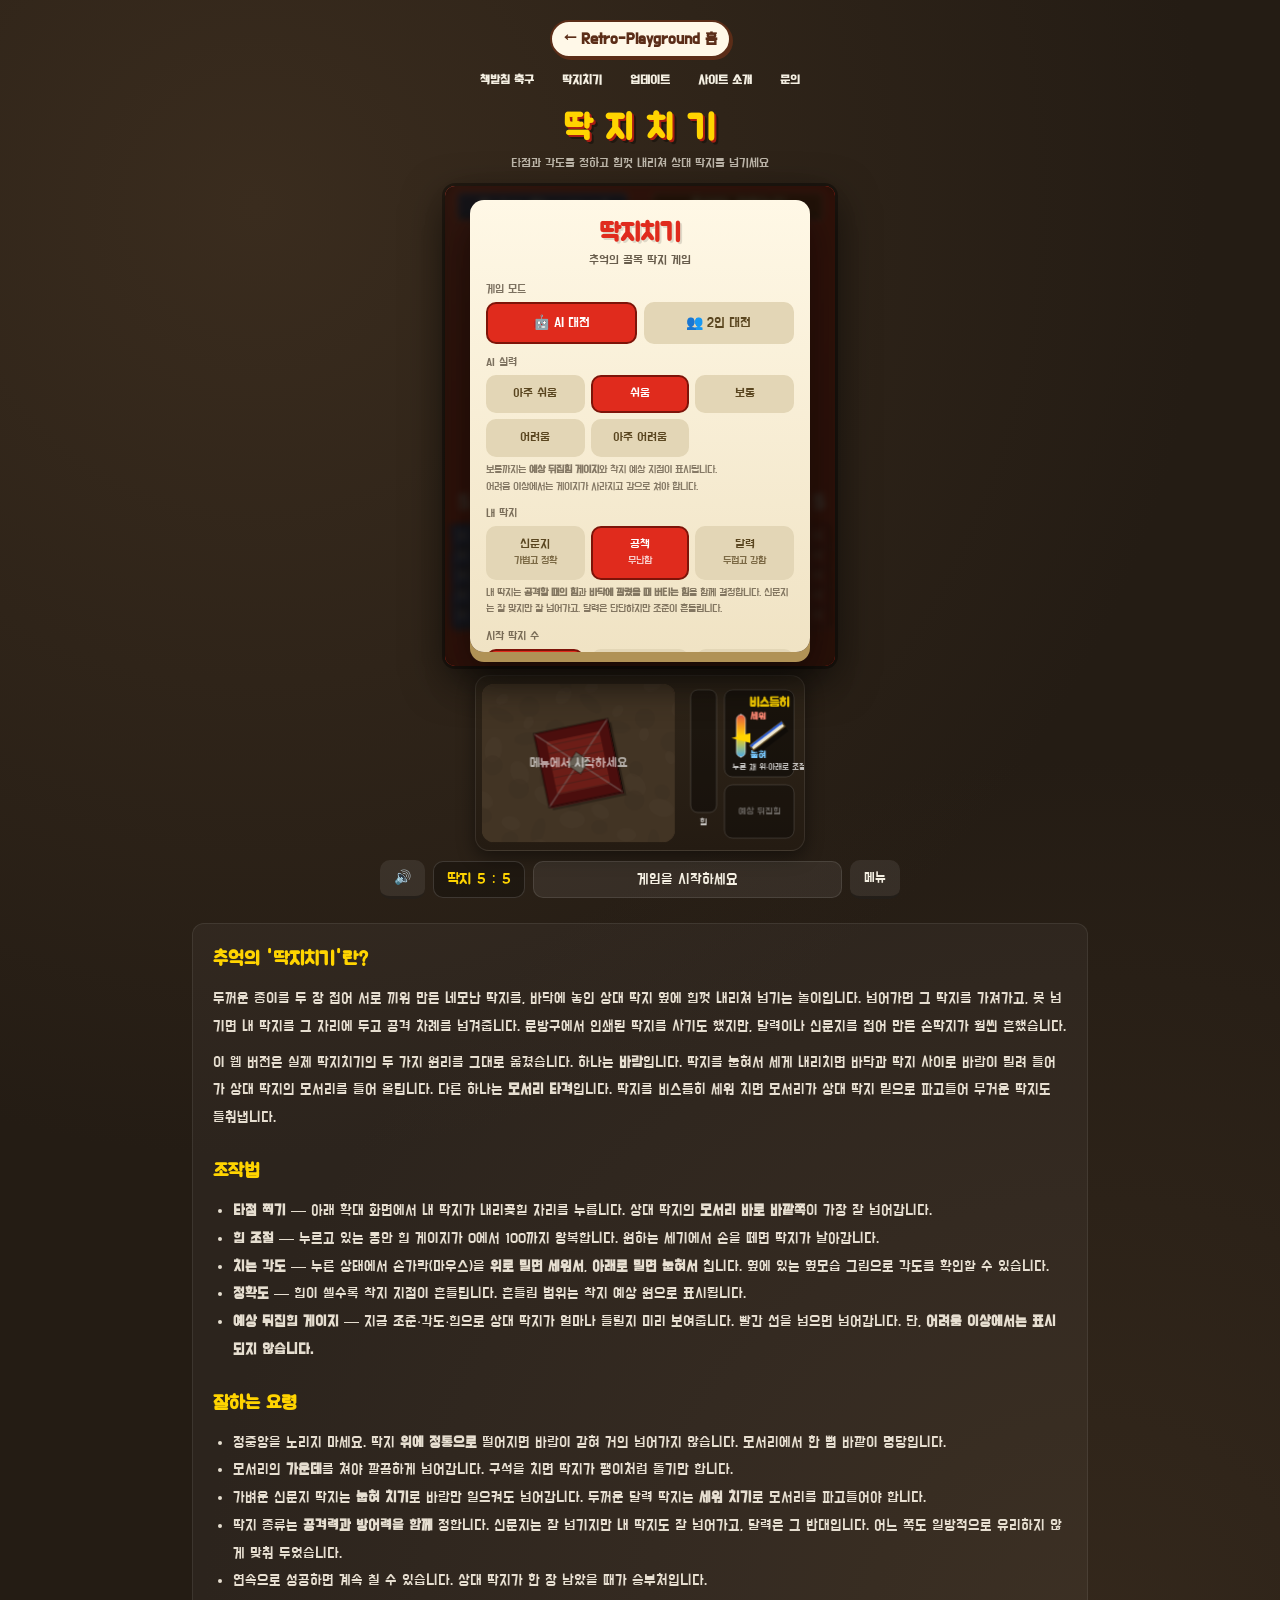
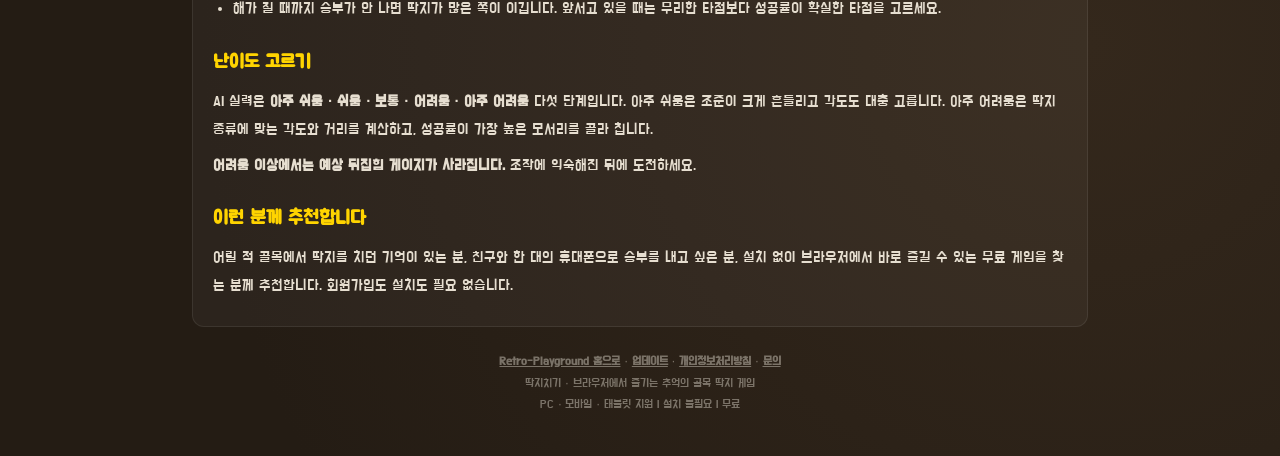
<file: games/ddakji/backup/index-2d-final.html>
<!DOCTYPE html>
<html lang="ko">
<head>
<meta charset="utf-8">
<meta name="viewport" content="width=device-width, initial-scale=1, maximum-scale=1, user-scalable=no, viewport-fit=cover">
<title>딱지치기 - 추억의 골목 딱지 게임 온라인</title>
<meta name="description" content="80·90년대 골목에서 하던 '딱지치기'를 웹으로 재현했습니다. 타점과 치는 각도, 힘을 조절해 상대 딱지를 넘기세요. 2인 대전과 AI 대전 지원, 모바일·PC 무료 플레이.">
<meta name="keywords" content="딱지치기, 딱지게임, 추억의게임, 골목게임, 복고게임, 종이딱지, 무료웹게임, 2인용게임">
<meta property="og:title" content="딱지치기 - 추억의 골목 딱지 게임">
<meta property="og:description" content="타점·각도·힘을 조절해 상대 딱지를 넘기는 추억의 딱지치기. 무료로 즐기세요.">
<meta property="og:type" content="website">
<link rel="preconnect" href="https://fonts.googleapis.com">
<link rel="preconnect" href="https://fonts.gstatic.com" crossorigin>
<link href="https://fonts.googleapis.com/css2?family=Jua&family=Do+Hyeon&display=swap" rel="stylesheet">

<style>
  :root{
    --red:#e02b1d; --red-dark:#a81d12; --yellow:#ffd400; --paper:#f4efe2;
  }
  *{box-sizing:border-box;-webkit-tap-highlight-color:transparent;}
  html,body{margin:0;padding:0;}
  body{
    background:#241c14;
    background-image:
      radial-gradient(circle at 20% 10%, #3a2c1e 0%, transparent 45%),
      radial-gradient(circle at 85% 80%, #34281c 0%, transparent 45%);
    color:#f4efe2;
    font-family:'Do Hyeon','Jua',-apple-system,BlinkMacSystemFont,'Malgun Gothic','Apple SD Gothic Neo',sans-serif;
    min-height:100vh; overflow-x:hidden;
  }
  .wrap{max-width:920px;margin:0 auto;padding:10px 12px 40px;}

  header.site{text-align:center;padding:10px 0 4px;}
  header.site h1{
    font-family:'Jua',sans-serif;margin:0;font-size:clamp(21px,5.6vw,34px);
    color:var(--yellow);text-shadow:2px 2px 0 var(--red-dark),4px 4px 0 rgba(0,0,0,.35);
    letter-spacing:2px;
  }
  header.site p{margin:5px 0 0;font-size:13px;opacity:.72;}

  .adslot{margin:10px auto;text-align:center;}
  .adslot:empty{display:none;}
  .adslot .ph{
    border:1px dashed rgba(255,255,255,.18);border-radius:8px;
    padding:12px;font-size:12px;color:rgba(255,255,255,.32);
    background:rgba(255,255,255,.02);
  }

  #stage{position:relative;width:100%;display:flex;justify-content:center;}
  #board{
    display:block;touch-action:none;border-radius:10px;
    box-shadow:0 14px 40px rgba(0,0,0,.55),0 0 0 3px rgba(0,0,0,.35);
    max-width:100%;cursor:pointer;
  }

  /* ── 타점 패널 ── */
  .cuewrap{display:flex;justify-content:center;margin:9px auto 0;}
  #cue{
    display:block;touch-action:none;border-radius:14px;
    background:linear-gradient(180deg,#2f2519,#241b12);
    border:1px solid rgba(255,255,255,.09);
    box-shadow:0 6px 18px rgba(0,0,0,.45);
    cursor:crosshair;max-width:100%;
  }

  .hud{
    display:flex;align-items:center;justify-content:space-between;gap:8px;
    margin:9px auto 0;max-width:520px;font-size:14px;
  }
  .hud .count{
    min-width:92px;text-align:center;padding:8px 7px;border-radius:10px;
    background:rgba(0,0,0,.25);border:1px solid rgba(255,255,255,.14);
    color:var(--yellow);font-family:'Jua',sans-serif;font-size:15px;letter-spacing:.5px;
  }
  .hud .count.danger{
    background:rgba(224,43,29,.35);color:#fff;
    animation:countPulse .8s ease-in-out infinite alternate;
  }
  @keyframes countPulse{to{transform:scale(1.04)}}
  .hud .turn{
    flex:1;text-align:center;padding:8px 10px;border-radius:10px;
    background:rgba(255,255,255,.07);border:1px solid rgba(255,255,255,.1);font-size:15px;
  }
  .btn{
    font-family:inherit;font-size:14px;cursor:pointer;
    background:linear-gradient(#fff2c4,#ffd400);color:#5a3b00;
    border:none;border-bottom:3px solid #b58a00;border-radius:10px;
    padding:9px 14px;white-space:nowrap;transition:transform .06s;
  }
  .btn:active{transform:translateY(2px);border-bottom-width:1px;}
  .btn.ghost{background:rgba(255,255,255,.08);color:#f4efe2;border-bottom:3px solid rgba(0,0,0,.35);}
  .panel .btn.ghost{background:#ded0ac;color:#5a4620;border-bottom:3px solid #a89365;}

  .overlay{
    position:absolute;inset:0;display:flex;align-items:center;justify-content:center;
    background:rgba(20,14,8,.87);backdrop-filter:blur(3px);
    border-radius:10px;z-index:5;padding:14px;
  }
  .overlay.hidden{display:none;}
  .panel{
    background:linear-gradient(180deg,#fff8e6,#f0e3c4);color:#2a1d0e;
    border-radius:14px;padding:18px 16px;max-width:340px;width:100%;text-align:center;
    box-shadow:0 10px 0 #b09256,0 20px 40px rgba(0,0,0,.5);
    max-height:100%;overflow-y:auto;
  }
  .panel h2{
    font-family:'Jua',sans-serif;margin:0 0 4px;font-size:25px;color:var(--red);
    text-shadow:1.5px 1.5px 0 rgba(0,0,0,.12);
  }
  .panel .sub{font-size:13px;opacity:.7;margin:0 0 13px;}
  .panel ol{text-align:left;font-size:13.5px;line-height:1.7;padding-left:19px;margin:0 0 12px;}
  .panel ol li{margin-bottom:5px;}
  .opt-row{display:flex;gap:7px;margin-bottom:9px;}
  .opt-row.g3{display:grid;grid-template-columns:repeat(3,1fr);gap:6px;}
  .opt-row.g3 .opt{font-size:12.5px;padding:9px 2px;}
  .hint{font-size:11px;opacity:.55;text-align:left;margin:-4px 0 10px;line-height:1.5;}
  .opt{
    flex:1;padding:10px 5px;border-radius:10px;cursor:pointer;font-size:14px;
    background:#e3d6b6;border:2px solid transparent;color:#5a4620;transition:.12s;
  }
  .opt.on{background:var(--red);color:#fff;border-color:#7d1409;}
  .opt small{display:block;font-size:10.5px;opacity:.75;margin-top:2px;line-height:1.3;}
  .label{font-size:12px;opacity:.6;margin:11px 0 5px;text-align:left;}
  .big{width:100%;font-size:18px;padding:12px;margin-top:5px;font-family:'Jua',sans-serif;letter-spacing:1px;}

  /* ── 획득 세리머니: 골목 담벼락 + 아이 ── */
  #winOverlay{
    background:rgba(10,8,6,.08);padding:0;flex-direction:column;overflow:hidden;
  }
  .alleyScene{
    position:absolute;inset:0;overflow:hidden;
    background:
      linear-gradient(180deg,#8e8477 0%,#a3988a 40%,#7d7365 62%,#6d5a41 63%,#8a7256 100%);
  }
  /* 담벼락 벽돌 결 */
  .alleyScene::before{
    content:'';position:absolute;inset:0 0 37% 0;opacity:.35;
    background-image:
      repeating-linear-gradient(0deg,rgba(0,0,0,.22) 0 1px,transparent 1px 22px),
      repeating-linear-gradient(90deg,rgba(0,0,0,.16) 0 1px,transparent 1px 46px);
  }
  /* 흙바닥 결 */
  .alleyScene::after{
    content:'';position:absolute;left:-8%;right:-8%;bottom:0;height:37%;opacity:.5;
    background-image:
      radial-gradient(circle,rgba(0,0,0,.22) 0 1px,transparent 1.7px),
      radial-gradient(circle,rgba(255,255,255,.18) 0 1px,transparent 1.6px);
    background-size:19px 15px,26px 20px;
    background-position:0 3px,9px 8px;
  }
  .sunPatch{
    position:absolute;left:50%;top:-24%;width:86%;height:58%;transform:translateX(-50%);
    background:radial-gradient(ellipse,rgba(255,240,190,.26),transparent 66%);
    pointer-events:none;
  }
  .winBig{
    position:absolute;z-index:7;left:50%;top:7%;transform:translateX(-50%);
    font-family:'Jua',sans-serif;font-size:clamp(26px,7.6vw,44px);color:var(--yellow);
    text-shadow:3px 3px 0 var(--red-dark),0 0 24px rgba(255,212,0,.42);
    letter-spacing:2px;white-space:nowrap;
  }
  #winOverlay:not(.hidden) .winBig{animation:winIn .65s cubic-bezier(.2,1.6,.4,1) both;}
  @keyframes winIn{
    0%{transform:translateX(-50%) scale(.35) rotate(-7deg);opacity:0}
    65%{transform:translateX(-50%) scale(1.12)}
    100%{transform:translateX(-50%) scale(1);opacity:1}
  }
  .winCaption{
    position:absolute;z-index:7;left:50%;top:19%;transform:translateX(-50%);
    padding:5px 14px;border-radius:14px;background:rgba(0,0,0,.42);
    color:#fff;font-size:13px;letter-spacing:.5px;white-space:nowrap;
  }
  .wallBoards{
    position:absolute;z-index:3;left:5%;right:5%;top:33%;height:19%;display:grid;
    grid-template-columns:repeat(2,1fr);gap:3%;transform:rotate(-1.2deg);
  }
  .wallAd{
    min-width:0;display:flex;align-items:center;justify-content:center;overflow:hidden;
    border:2px solid rgba(255,255,255,.72);border-bottom-width:5px;border-radius:3px;
    color:#fff;text-decoration:none;font-family:'Jua',sans-serif;font-size:clamp(8px,2.4vw,13px);
    text-align:center;line-height:1.1;padding:3px;box-shadow:0 5px 0 rgba(0,0,0,.3);
  }
  .wallAd img{width:100%;height:100%;object-fit:cover;display:block;}
  .wallAd.noLink{cursor:default;}

  .kid{
    --shirt:#2f5fd0;--shirt-dark:#1c3a86;
    position:absolute;z-index:5;left:-18%;bottom:3%;width:74px;height:130px;margin-left:-37px;opacity:0;
  }
  .kid.red{--shirt:#d8322a;--shirt-dark:#8f1015;}
  .kid.play{animation:kidRun 3.05s cubic-bezier(.22,.75,.28,1) both;}
  @keyframes kidRun{
    0%{left:-18%;transform:translateY(0) rotate(-4deg);opacity:0}
    10%{opacity:1}
    46%{left:48%;transform:translateY(0) rotate(0)}
    62%{left:50%;transform:translateY(-20px) rotate(-2deg)}
    76%{left:50%;transform:translateY(0) rotate(2deg)}
    88%{left:50%;transform:translateY(-8px) rotate(-1deg)}
    100%{left:50%;transform:translateY(0) rotate(0);opacity:1}
  }
  .kidShadow{
    position:absolute;left:10px;bottom:1px;width:58px;height:13px;border-radius:50%;
    background:rgba(0,0,0,.26);filter:blur(2px);
  }
  .kidHead{
    position:absolute;left:24px;top:4px;width:27px;height:28px;border-radius:50%;
    background:#f0c091;border:2px solid rgba(62,31,15,.32);z-index:4;
  }
  .kidHead::before{
    content:'';position:absolute;left:-1px;top:-4px;width:26px;height:11px;border-radius:16px 16px 5px 5px;
    background:#26160d;
  }
  .kidHead::after{
    content:'';position:absolute;left:7px;top:15px;width:10px;height:4px;border-radius:0 0 6px 6px;
    background:#8a4a33;
  }
  .kidTorso{
    position:absolute;left:17px;top:30px;width:41px;height:47px;border-radius:11px 11px 7px 7px;
    background:linear-gradient(90deg,var(--shirt-dark),var(--shirt) 35% 65%,var(--shirt-dark));
    border:2px solid rgba(255,255,255,.38);z-index:3;
  }
  .kidStripe{
    position:absolute;left:0;right:0;top:14px;height:7px;background:rgba(255,255,255,.55);
  }
  .kidShorts{
    position:absolute;left:20px;top:72px;width:35px;height:22px;border-radius:4px 4px 9px 9px;
    background:#3b3128;z-index:3;
  }
  .kidArm,.kidLeg{position:absolute;border-radius:9px;transform-origin:50% 5px;}
  .kidArm{top:37px;width:11px;height:46px;background:#f0c091;z-index:6;}
  .kidArm.left{left:12px;transform:rotate(26deg)}
  .kidArm.right{right:11px;transform:rotate(-26deg)}
  .kid.play .kidArm.left{animation:leftArmUp 3.05s ease-out both;}
  .kid.play .kidArm.right{animation:rightArmUp 3.05s ease-out both;}
  @keyframes leftArmUp{0%,44%{transform:rotate(26deg)}62%,100%{transform:rotate(150deg)}}
  @keyframes rightArmUp{0%,44%{transform:rotate(-26deg)}62%,100%{transform:rotate(-150deg)}}
  .kidHand{
    position:absolute;left:0;bottom:-5px;width:11px;height:11px;border-radius:50%;background:#f0c091;
  }
  /* 손에 든 딱지 뭉치 */
  .tileStack{
    position:absolute;left:-7px;bottom:-15px;width:25px;height:25px;
  }
  .tileStack i{
    position:absolute;left:0;width:25px;height:25px;border-radius:3px;
    background:linear-gradient(135deg,#ffd400 0 50%,#e02b1d 50% 100%);
    border:1.5px solid rgba(0,0,0,.35);box-shadow:0 1px 0 rgba(0,0,0,.25);
  }
  .tileStack i:nth-child(1){bottom:0;transform:rotate(-8deg)}
  .tileStack i:nth-child(2){bottom:5px;transform:rotate(6deg)}
  .tileStack i:nth-child(3){bottom:10px;transform:rotate(-3deg)}
  .kidLeg{top:88px;width:12px;height:36px;background:#f0c091;z-index:1;}
  .kidLeg.left{left:22px;transform:rotate(8deg)}
  .kidLeg.right{right:20px;transform:rotate(-8deg)}
  .kid.play .kidLeg.left{animation:leftLegRun .6s ease-in-out 0s 3 alternate;}
  .kid.play .kidLeg.right{animation:rightLegRun .6s ease-in-out 0s 3 alternate;}
  @keyframes leftLegRun{to{transform:rotate(-24deg)}}
  @keyframes rightLegRun{to{transform:rotate(24deg)}}
  .kidShoe{
    position:absolute;left:-2px;bottom:-4px;width:17px;height:8px;border-radius:8px 2px 3px 3px;
    background:#f7f3e6;border:1px solid #4a4238;
  }
  .dustFlash{
    position:absolute;z-index:6;inset:0;pointer-events:none;opacity:0;background:#fff;
  }
  #winOverlay:not(.hidden) .dustFlash{animation:dustFlash 2.4s ease-out both;}
  @keyframes dustFlash{0%,52%{opacity:0}55%{opacity:.26}60%,100%{opacity:0}}
  .skipBtn{
    position:absolute;z-index:9;right:3%;bottom:3%;
    margin:0;font-size:13px;opacity:0;transition:opacity .3s;pointer-events:none;
  }
  .skipBtn.on{opacity:1;pointer-events:auto;}
  #confetti{position:absolute;z-index:8;inset:0;pointer-events:none;overflow:hidden;}
  #confetti i{
    position:absolute;width:8px;height:8px;border-radius:1px;animation:fall linear forwards;
  }
  @keyframes fall{
    0%{transform:translateY(-30px) rotate(0);opacity:1}
    100%{transform:translateY(var(--fy)) rotate(var(--rot));opacity:0}
  }

  #toast{
    position:absolute;left:50%;top:36%;transform:translate(-50%,-50%) scale(.7);
    font-family:'Jua',sans-serif;font-size:clamp(22px,7vw,40px);
    color:var(--yellow);text-shadow:3px 3px 0 var(--red-dark),0 0 26px rgba(0,0,0,.8);
    pointer-events:none;opacity:0;z-index:4;white-space:nowrap;text-align:center;
  }
  #toast.show{animation:pop 1.2s ease-out;}
  @keyframes pop{
    0%{opacity:0;transform:translate(-50%,-50%) scale(.5);}
    18%{opacity:1;transform:translate(-50%,-50%) scale(1.12);}
    30%{transform:translate(-50%,-50%) scale(1);}
    75%{opacity:1;}
    100%{opacity:0;transform:translate(-50%,-58%) scale(1);}
  }

  article{
    margin-top:24px;background:rgba(255,255,255,.04);
    border:1px solid rgba(255,255,255,.08);border-radius:12px;padding:18px 20px;
    line-height:1.85;font-size:15px;color:#e6ded0;
  }
  article h2{font-family:'Jua',sans-serif;color:var(--yellow);font-size:19px;margin:22px 0 8px;}
  article h2:first-child{margin-top:0;}
  article ul{padding-left:20px;margin:8px 0;}
  article p{margin:8px 0;}
  footer.site{text-align:center;font-size:12px;opacity:.4;margin-top:24px;line-height:1.8;}

  @media(max-width:480px){
    .wrap{padding:6px 8px 30px;}
    .hud{font-size:13px;}
    .hud .count{min-width:80px;font-size:13.5px;}
  }

  .home-link{
    display:inline-flex;align-items:center;gap:6px;margin-bottom:10px;
    padding:7px 12px;border:2px solid #5b2d18;border-radius:999px;
    background:#fff8e8;color:#5b2d18;text-decoration:none;font-weight:800;
    box-shadow:2px 2px 0 #5b2d18;
  }
  .home-link:hover{transform:translate(1px,1px);box-shadow:1px 1px 0 #5b2d18}

  .site-mini-nav{
    display:flex;justify-content:center;gap:8px 12px;flex-wrap:wrap;margin:0 0 12px;
  }
  .site-mini-nav a{
    color:inherit;text-decoration:none;font-size:13px;font-weight:800;
    padding:5px 8px;border-bottom:2px solid transparent;
  }
  .site-mini-nav a:hover{border-bottom-color:currentColor}

  @media (prefers-reduced-motion: reduce){
    .kid.play,.kid.play *,#toast.show,.winBig{animation:none!important;}
    .kid{opacity:1;left:50%;}
  }
</style>
  <link rel="canonical" href="https://retro-playground.com/games/ddakji/">
  <!-- Google tag (GA4) -->
  <script async src="https://www.googletagmanager.com/gtag/js?id=G-ZEK2D0W02Q"></script>
  <script>
    window.dataLayer = window.dataLayer || [];
    function gtag(){dataLayer.push(arguments);}
    gtag('js', new Date());
    gtag('config', 'G-ZEK2D0W02Q');
  </script>
  <!-- Google AdSense -->
  <script async src="https://pagead2.googlesyndication.com/pagead/js/adsbygoogle.js?client=ca-pub-7832152216482222"
          crossorigin="anonymous"></script>
</head>
<body>
<div class="wrap">

  <header class="site">
    <a class="home-link" href="/">← Retro-Playground 홈</a>
    <nav class="site-mini-nav" aria-label="사이트 메뉴">
      <a href="/games/paper-soccer/">책받침 축구</a>
        <a href="/games/ddakji/" aria-current="page">딱지치기</a>
      <a href="/updates/">업데이트</a>
      <a href="/about/">사이트 소개</a>
      <a href="/contact/">문의</a>
    </nav>
    <h1>딱 지 치 기</h1>
    <p>타점과 각도를 정하고 힘껏 내리쳐 상대 딱지를 넘기세요</p>
  </header>

  <!-- ═══ [애드센스 2] 상단 배너 ═══ -->
  <div class="adslot">
    <!--
    <ins class="adsbygoogle" style="display:block" data-ad-client="ca-pub-XXXXXXXXXXXXXXXX"
         data-ad-slot="0000000000" data-ad-format="auto" data-full-width-responsive="true"></ins>
    <script>(adsbygoogle = window.adsbygoogle || []).push({});</script>
    -->
  </div>

  <div id="stage">
    <canvas id="board"></canvas>
    <div id="toast"></div>

    <div class="overlay" id="startOverlay">
      <div class="panel">
        <h2>딱지치기</h2>
        <p class="sub">추억의 골목 딱지 게임</p>

        <div class="label">게임 모드</div>
        <div class="opt-row" id="modeRow">
          <div class="opt on" data-mode="ai">🤖 AI 대전</div>
          <div class="opt" data-mode="2p">👥 2인 대전</div>
        </div>

        <div id="diffWrap">
          <div class="label">AI 실력</div>
          <div class="opt-row g3" id="diffRow">
            <div class="opt" data-diff="veasy">아주 쉬움</div>
            <div class="opt on" data-diff="easy">쉬움</div>
            <div class="opt" data-diff="normal">보통</div>
            <div class="opt" data-diff="hard">어려움</div>
            <div class="opt" data-diff="vhard">아주 어려움</div>
          </div>
          <div class="hint">보통까지는 <b>예상 뒤집힘 게이지</b>와 착지 예상 지점이 표시됩니다.<br>어려움 이상에서는 게이지가 사라지고 감으로 쳐야 합니다.</div>
        </div>

        <div class="label">내 딱지</div>
        <div class="opt-row g3" id="tileRow">
          <div class="opt" data-tile="news">신문지<small>가볍고 정확</small></div>
          <div class="opt on" data-tile="note">공책<small>무난함</small></div>
          <div class="opt" data-tile="cal">달력<small>두껍고 강함</small></div>
        </div>
        <div class="hint">내 딱지는 <b>공격할 때의 힘</b>과 <b>바닥에 깔렸을 때 버티는 힘</b>을 함께 결정합니다. 신문지는 잘 맞지만 잘 넘어가고, 달력은 단단하지만 조준이 흔들립니다.</div>

        <div class="label">시작 딱지 수</div>
        <div class="opt-row" id="countRow">
          <div class="opt on" data-count="3">3장</div>
          <div class="opt" data-count="5">5장</div>
          <div class="opt" data-count="7">7장</div>
        </div>
        <div class="hint">상대 딱지를 전부 따먹으면 승리합니다. 장수가 많을수록 승부가 길어집니다. 해가 질 때까지(최대 <span id="capHint">60</span>번) 승부가 안 나면 딱지가 많은 쪽이 이깁니다.</div>

        <button class="btn big" id="startBtn">딱지 치기</button>
        <button class="btn ghost big" id="rulesBtn" style="font-size:15px;margin-top:8px;">게임 방법</button>
      </div>
    </div>

    <div class="overlay hidden" id="rulesOverlay">
      <div class="panel">
        <h2>게임 방법</h2>
        <p class="sub">타점 · 각도 · 힘으로 딱지를 넘기세요</p>
        <ol>
          <li>바닥에 놓인 <b>상대 딱지</b>를 넘기면 그 딱지를 <b>따먹습니다</b>. 상대 딱지를 다 따면 승리입니다.</li>
          <li>아래 확대 화면에서 내 딱지가 <b>내리꽂힐 자리</b>를 누릅니다. 딱지의 <b>모서리 바로 옆</b>을 노려야 넘어갑니다.</li>
          <li>누르고 있으면 <b>힘 게이지</b>가 왕복합니다. 원하는 세기에서 손을 떼세요.</li>
          <li>누른 채 <b>위아래로 밀면 치는 각도</b>가 바뀝니다. <b>눕혀 치면</b> 바람이 일어 가벼운 딱지를 들추고, <b>세워 치면</b> 모서리로 파고들어 무거운 딱지도 들춥니다.</li>
          <li>세게 칠수록 <b>조준이 흔들립니다</b>. 힘과 정확도 사이에서 고르세요.</li>
          <li>상대 딱지가 <b>뒤집히면</b> 내가 가져갑니다. 성공하면 <b>한 번 더</b> 칩니다.</li>
          <li>실패하면 던진 <b>내 딱지가 그 자리에 남고</b> 공수가 바뀌어, 이번엔 내 딱지가 표적이 됩니다.</li>
          <li>해가 질 때까지(시작 장수 × 20번) 승부가 안 나면 <b>딱지가 많은 쪽</b>이 이깁니다.</li>
          <li>딱지 위에 정통으로 떨어지면 바람이 갇혀 잘 넘어가지 않습니다. 옆을 노리세요.</li>
        </ol>
        <button class="btn big" id="rulesClose">확인</button>
      </div>
    </div>

    <div class="overlay hidden" id="winOverlay">
      <div class="alleyScene" id="alleyScene">
        <div class="sunPatch"></div>
        <div class="winBig" id="winBig">🎉 딱지 획득!</div>
        <div class="winCaption" id="winCaption">파란팀이 딱지를 따먹었습니다</div>
        <div class="wallBoards" id="wallBoards" aria-label="담벼락 광고"></div>

        <div class="kid" id="kidEl" aria-hidden="true">
          <div class="kidShadow"></div>
          <div class="kidHead"></div>
          <div class="kidArm left"><span class="kidHand"><span class="tileStack"><i></i><i></i><i></i></span></span></div>
          <div class="kidArm right"><span class="kidHand"></span></div>
          <div class="kidTorso"><span class="kidStripe"></span></div>
          <div class="kidShorts"></div>
          <div class="kidLeg left"><span class="kidShoe"></span></div>
          <div class="kidLeg right"><span class="kidShoe"></span></div>
        </div>
        <div class="dustFlash"></div>
      </div>
      <button class="btn ghost skipBtn" id="skipAd">계속하기 ▸</button>
      <div id="confetti"></div>
    </div>

    <div class="overlay hidden" id="endOverlay">
      <div class="panel">
        <h2 id="endTitle">승부 끝</h2>
        <p class="sub" id="endScore"></p>
        <button class="btn big" id="againBtn">다시 하기</button>
        <button class="btn ghost big" id="menuBtn" style="font-size:15px;margin-top:8px;">메인으로</button>
      </div>
    </div>
  </div>

  <div class="cuewrap"><canvas id="cue"></canvas></div>

  <div class="hud">
    <button class="btn ghost" id="soundBtn" title="소리">🔊</button>
    <div class="count" id="countText" aria-label="남은 딱지 수">딱지 3 : 3</div>
    <div class="turn" id="turnText">게임을 시작하세요</div>
    <button class="btn ghost" id="resetBtn">메뉴</button>
  </div>

  <!-- ═══ [애드센스 3] 하단 배너 ═══ -->
  <div class="adslot">
    <!--
    <ins class="adsbygoogle" style="display:block" data-ad-client="ca-pub-XXXXXXXXXXXXXXXX"
         data-ad-slot="0000000000" data-ad-format="auto" data-full-width-responsive="true"></ins>
    <script>(adsbygoogle = window.adsbygoogle || []).push({});</script>
    -->
  </div>

  <article>
    <h2>추억의 '딱지치기'란?</h2>
    <p>두꺼운 종이를 두 장 접어 서로 끼워 만든 네모난 딱지를, 바닥에 놓인 상대 딱지 옆에 힘껏 내리쳐 넘기는 놀이입니다. 넘어가면 그 딱지를 가져가고, 못 넘기면 내 딱지를 그 자리에 두고 공격 차례를 넘겨줍니다. 문방구에서 인쇄된 딱지를 사기도 했지만, 달력이나 신문지를 접어 만든 손딱지가 훨씬 흔했습니다.</p>
    <p>이 웹 버전은 실제 딱지치기의 두 가지 원리를 그대로 옮겼습니다. 하나는 <b>바람</b>입니다. 딱지를 눕혀서 세게 내리치면 바닥과 딱지 사이로 바람이 밀려 들어가 상대 딱지의 모서리를 들어 올립니다. 다른 하나는 <b>모서리 타격</b>입니다. 딱지를 비스듬히 세워 치면 모서리가 상대 딱지 밑으로 파고들어 무거운 딱지도 들춰냅니다.</p>

    <h2>조작법</h2>
    <ul>
      <li><b>타점 찍기</b> — 아래 확대 화면에서 내 딱지가 내리꽂힐 자리를 누릅니다. 상대 딱지의 <b>모서리 바로 바깥쪽</b>이 가장 잘 넘어갑니다.</li>
      <li><b>힘 조절</b> — 누르고 있는 동안 힘 게이지가 0에서 100까지 왕복합니다. 원하는 세기에서 손을 떼면 딱지가 날아갑니다.</li>
      <li><b>치는 각도</b> — 누른 상태에서 손가락(마우스)을 <b>위로 밀면 세워서</b>, <b>아래로 밀면 눕혀서</b> 칩니다. 옆에 있는 옆모습 그림으로 각도를 확인할 수 있습니다.</li>
      <li><b>정확도</b> — 힘이 셀수록 착지 지점이 흔들립니다. 흔들림 범위는 착지 예상 원으로 표시됩니다.</li>
      <li><b>예상 뒤집힘 게이지</b> — 지금 조준·각도·힘으로 상대 딱지가 얼마나 들릴지 미리 보여줍니다. 빨간 선을 넘으면 넘어갑니다. 단, <b>어려움 이상에서는 표시되지 않습니다.</b></li>
    </ul>

    <h2>잘하는 요령</h2>
    <ul>
      <li>정중앙을 노리지 마세요. 딱지 <b>위에 정통으로</b> 떨어지면 바람이 갇혀 거의 넘어가지 않습니다. 모서리에서 한 뼘 바깥이 명당입니다.</li>
      <li>모서리의 <b>가운데</b>를 쳐야 깔끔하게 넘어갑니다. 구석을 치면 딱지가 팽이처럼 돌기만 합니다.</li>
      <li>가벼운 신문지 딱지는 <b>눕혀 치기</b>로 바람만 일으켜도 넘어갑니다. 두꺼운 달력 딱지는 <b>세워 치기</b>로 모서리를 파고들어야 합니다.</li>
      <li>딱지 종류는 <b>공격력과 방어력을 함께</b> 정합니다. 신문지는 잘 넘기지만 내 딱지도 잘 넘어가고, 달력은 그 반대입니다. 어느 쪽도 일방적으로 유리하지 않게 맞춰 두었습니다.</li>
      <li>연속으로 성공하면 계속 칠 수 있습니다. 상대 딱지가 한 장 남았을 때가 승부처입니다.</li>
      <li>해가 질 때까지 승부가 안 나면 딱지가 많은 쪽이 이깁니다. 앞서고 있을 때는 무리한 타점보다 성공률이 확실한 타점을 고르세요.</li>
    </ul>

    <h2>난이도 고르기</h2>
    <p>AI 실력은 <b>아주 쉬움 · 쉬움 · 보통 · 어려움 · 아주 어려움</b> 다섯 단계입니다. 아주 쉬움은 조준이 크게 흔들리고 각도도 대충 고릅니다. 아주 어려움은 딱지 종류에 맞는 각도와 거리를 계산하고, 성공률이 가장 높은 모서리를 골라 칩니다.</p>
    <p><b>어려움 이상에서는 예상 뒤집힘 게이지가 사라집니다.</b> 조작에 익숙해진 뒤에 도전하세요.</p>

    <h2>이런 분께 추천합니다</h2>
    <p>어릴 적 골목에서 딱지를 치던 기억이 있는 분, 친구와 한 대의 휴대폰으로 승부를 내고 싶은 분, 설치 없이 브라우저에서 바로 즐길 수 있는 무료 게임을 찾는 분께 추천합니다. 회원가입도 설치도 필요 없습니다.</p>
  </article>

  <footer class="site">
    <a href="/" style="color:inherit;font-weight:800;">Retro-Playground 홈으로</a>
    · <a href="/updates/" style="color:inherit;font-weight:800;">업데이트</a>
    · <a href="/privacy/" style="color:inherit;font-weight:800;">개인정보처리방침</a>
    · <a href="/contact/" style="color:inherit;font-weight:800;">문의</a><br>딱지치기 · 브라우저에서 즐기는 추억의 골목 딱지 게임<br>
    PC · 모바일 · 태블릿 지원 | 설치 불필요 | 무료
  </footer>
</div>

<script>
"use strict";

/* ╔══════════════════════════════════════════════════════════════════════╗
   ║  직접 광고(스폰서) 설정 —  여기만 고치면 됩니다                       ║
   ║  구글 애드센스와 별개로, 광고주에게 직접 의뢰받은 광고를 넣는 자리입니다 ║
   ╚══════════════════════════════════════════════════════════════════════╝ */
window.SPONSORS = {

  enabled: true,               // 전체 스폰서 광고 on/off

  /* ── ① 담벼락 포스터 ──
     게임 중에는 게임판 위쪽 담벼락에, 획득 세리머니에서는 아이 뒤 벽에 표시됩니다. */
  boards: [
    { text:'Retro-Playground', bg:'#1e3a8a', color:'#ffffff', image:'', url:'' },
    { text:'추억의 골목놀이',   bg:'#7c2d12', color:'#ffe4b5', image:'', url:'' }
  ],
  boardRotateSec: 0,           // 두 문구를 고정 표시

  /* ── ② 딱지 획득 세리머니 ──
     아이가 담벼락 앞으로 달려와 딱지 뭉치를 들고 만세하는 연출입니다.
     광고 내용은 위 boards 배열을 그대로 사용합니다.                 */
  winAd: {
    enabled: true,
    durationMs: 3800,          // 세리머니가 자동으로 닫히는 시간
    skipAfterMs: 900,          // '계속하기' 버튼이 나타나는 시간
    everyNWins: 1,             // 내가 딱지를 딴 N번마다 1회 노출
    maxPerMatch: 99,           // 한 판 최대 노출 횟수
    caption: ''                // 비워두면 '○○팀이 딱지를 따먹었습니다' 자동 표시
  },

  /* ── ③ 노출/클릭 집계 콜백 (선택) ── */
  onEvent: function(type, info){
    // type: 'board_view' | 'board_click' | 'winad_view' | 'winad_click'
    // 예) gtag('event', type, info);
  }
};

(function(){

/* 임베드 모드: ?embed=1 로 열면 게임만 표시 (블로그 iframe 삽입용) */
const EMBED = /[?&]embed=1/.test(location.search);
if(EMBED){
  document.documentElement.classList.add('embed');
  const st = document.createElement('style');
  st.textContent = '.embed header.site,.embed .adslot,.embed article,.embed footer.site{display:none!important;}'
    + '.embed .wrap{padding:6px 6px 10px;}';
  document.head.appendChild(st);
}

/* ══════════════════════════════════════════════════════════
   상수
   ══════════════════════════════════════════════════════════ */
const FW = 100, FH = 124;               // 놀이터(흙바닥) 크기
const BX = 11, BY = 13;                 // 테두리
const BW = FW + BX*2, BH = FH + BY*2;

/* 놀이터(흙바닥) 안쪽으로만 딱지가 놓입니다. */
const FIELD = { x:FW/2, y:FH/2, pad:1.5 };

/* 딱지 종류 — size:크기, mass:버티는 무게, hit:때리는 힘, acc:정확도 */
const TILES = {
  news: { key:'news', name:'신문지 딱지', size:12.2, mass:0.86, hit:0.90, acc:1.15, thick:1.0, tone:'#cfc7b4' },
  note: { key:'note', name:'공책 딱지',   size:10.8, mass:1.00, hit:1.00, acc:1.00, thick:1.7, tone:'#e6dcc0' },
  cal:  { key:'cal',  name:'달력 딱지',   size:9.6,  mass:1.38, hit:1.10, acc:0.82, thick:2.6, tone:'#f2ead6' }
};

/* 물리 — 아래 숫자는 시뮬레이션으로 균형을 맞춘 값입니다.
   최적 플레이 기준 성공률: 신문지 83% / 공책 63% / 달력 46%,
   그리고 딱지 종류끼리의 상성이 거의 대칭이 되도록 맞췄습니다. */
const A_FLIP   = 30;                    // 모서리로 선 상태(넘어가기 직전)의 위치에너지
const FLIP_DAMP= 0.60;                  // 회전 감쇠
const W_CRIT   = 8.37;                  // 감쇠까지 반영한 실제 뒤집힘 임계 각속도
const W_SCALE  = 12.0;                  // 타격 → 각속도 환산
const WIND_K   = 1.10;                  // 눕혀치기(바람) 계수
const EDGE_K   = 2.30;                  // 세워치기(모서리) 계수
const MASS_W   = 1.40;                  // 바람은 무거운 딱지에 잘 안 통한다
const MASS_E   = 0.50;                  // 모서리 타격은 무게를 덜 탄다
const PUSH_K   = 13.0;                  // 밀려나는 힘
const SLIDE_FRIC = 9.0;                 // 바닥 마찰
const YAW_FRIC   = 5.5;
const SCATTER  = 2.6;                   // 최대 힘일 때 착지 흔들림(칸)
const FLY_TIME = 0.42;

const GAUGE_PERIOD = 1.55;              // 힘 게이지 왕복 주기(초)

const C = {
  red:'#e02b1d', yellow:'#ffd400',
  dirt1:'#8a7256', dirt2:'#7e6749', dirt3:'#96805f',
  chalk:'rgba(255,255,255,.82)',
  blue:'#2f5fd0', blueDk:'#1c3a86',
  rd:'#d8322a',  rdDk:'#8f1015',
  paper:'#efe6cb', paperDk:'#c9bb96'
};

/* ══════════════════════════════════════════════════════════
   상태
   ══════════════════════════════════════════════════════════ */
const S = {
  screen:'menu', mode:'ai', diff:'easy',
  myTile:'note', startCount:3, throwCap:60,
  stack:[5,5],                 // 각 팀이 가진 딱지 수(바닥에 깔린 것 포함)
  types:['note','note'],       // 각 팀의 딱지 종류
  phase:'aim',                 // aim | charge | fly | sim | wait | ai
  turn:0, combo:0, throws:0,
  ground:null,                 // 바닥에 놓인 딱지
  fly:null,                    // 날아가는 딱지
  mine:null,                   // 착지해 미끄러지는 내 딱지
  dust:[], waitT:0, result:null,
  aim:null, tilt:0.45, charge:null,
  t:0, sound:true
};

function teamTile(team){ return TILES[S.types[team]]; }

/* ══════════════════════════════════════════════════════════
   스폰서 광고 (직접 의뢰 광고)
   ══════════════════════════════════════════════════════════ */
const AD_RECTS = [
  {x:4,  y:2.2, w:53, h:8.4},
  {x:65, y:2.2, w:53, h:8.4}
];
const adImg = {};
let adT=0, adOff=0, adAlpha=1;
const adSeen = {};
window.__sponsorStats = { boardViews:{}, boardClicks:{}, winAdViews:0, winAdClicks:0 };

function SP(){ return window.SPONSORS || null; }
function adOn(){ const q=SP(); return !!(q && q.enabled); }
function boardList(){
  const q=SP(); if(!adOn()||!q.boards) return [];
  return q.boards.filter(b=>b && (b.text||b.image));
}
function fireAd(type, info){
  const q=SP(); if(!q) return;
  try{ if(typeof q.onEvent==='function') q.onEvent(type, info||{}); }catch(e){}
}
function boardAt(slot){
  const L=boardList(); if(!L.length) return null;
  return L[(slot+adOff) % L.length];
}
function loadAdImg(url){
  if(!url) return null;
  if(adImg[url]!==undefined) return adImg[url];
  const im=new Image(); im.onerror=()=>{ adImg[url]=null; }; im.src=url;
  adImg[url]=im; return im;
}
function updateAds(dt){
  const q=SP(); const L=boardList();
  if(!L.length){ adAlpha=1; return; }
  const per = (q.boardRotateSec===undefined) ? 7 : q.boardRotateSec;
  if(per>0 && L.length>1){
    adT+=dt;
    if(adT>=per){ adT-=per; adOff=(adOff+1)%L.length; }
    const fd=0.35;
    adAlpha = adT<fd ? adT/fd : (adT>per-fd ? (per-adT)/fd : 1);
  } else adAlpha=1;
  for(let i=0;i<AD_RECTS.length;i++){
    const b=boardAt(i); if(!b) continue;
    const key=b.text||b.image;
    window.__sponsorStats.boardViews[key]=(window.__sponsorStats.boardViews[key]||0)+dt;
    if(!adSeen[key]){ adSeen[key]=1; fireAd('board_view',{sponsor:key}); }
  }
}
function drawAdBoards(){
  const L=boardList(); if(!L.length) return;
  for(let i=0;i<AD_RECTS.length;i++){
    const R=AD_RECTS[i], b=boardAt(i); if(!b) continue;
    ctx.save();
    rr(ctx,R.x,R.y,R.w,R.h,1.2);
    ctx.fillStyle=b.bg||'#1f2937'; ctx.fill();
    ctx.lineWidth=0.5; ctx.strokeStyle='rgba(255,255,255,.4)'; ctx.stroke();
    ctx.fillStyle='rgba(0,0,0,.3)';
    ctx.fillRect(R.x+0.6, R.y+R.h-1.6, R.w-1.2, 1.3);
    ctx.globalAlpha=adAlpha;
    const im=b.image?loadAdImg(b.image):null;
    if(im && im.complete && im.naturalWidth){
      ctx.save(); rr(ctx,R.x+0.5,R.y+0.5,R.w-1,R.h-1,1); ctx.clip();
      ctx.drawImage(im,R.x+0.5,R.y+0.5,R.w-1,R.h-1); ctx.restore();
    }else if(b.text){
      ctx.fillStyle=b.color||'#fff';
      ctx.font='bold 5px "Jua", sans-serif';
      ctx.textAlign='center'; ctx.textBaseline='middle';
      ctx.fillText(b.text, R.x+R.w/2, R.y+R.h/2);
    }
    ctx.restore();
  }
}
function adBoardHit(bxp,byp){
  for(let i=0;i<AD_RECTS.length;i++){
    const R=AD_RECTS[i], b=boardAt(i); if(!b||!b.url) continue;
    if(bxp>=R.x&&bxp<=R.x+R.w&&byp>=R.y&&byp<=R.y+R.h){
      window.__sponsorStats.boardClicks[b.text||b.image]=(window.__sponsorStats.boardClicks[b.text||b.image]||0)+1;
      fireAd('board_click',{sponsor:b.text||b.image});
      window.open(b.url,'_blank','noopener'); return true;
    }
  }
  return false;
}

/* ══════════════════════════════════════════════════════════
   딱지 획득 세리머니
   ══════════════════════════════════════════════════════════ */
let winAdShown=0, myWins=0, winAdTimers=[];
function clearWinAd(){
  winAdTimers.forEach(clearTimeout); winAdTimers=[];
  const ov=document.getElementById('winOverlay');
  ov.classList.add('hidden');
  document.getElementById('kidEl').classList.remove('play');
  document.getElementById('skipAd').classList.remove('on');
  document.getElementById('confetti').innerHTML='';
}
function makeConfetti(){
  const box=document.getElementById('confetti');
  box.innerHTML='';
  const w=box.clientWidth||300, h=box.clientHeight||400;
  const cols=['#ffd400','#e02b1d','#2f5fd0','#ffffff','#7c2d12'];
  for(let i=0;i<34;i++){
    const el=document.createElement('i');
    el.style.left=(Math.random()*w)+'px';
    el.style.top=(-20-Math.random()*60)+'px';
    el.style.background=cols[(Math.random()*cols.length)|0];
    el.style.setProperty('--fy',(h+80)+'px');
    el.style.setProperty('--rot',(Math.random()*900-450)+'deg');
    el.style.animationDuration=(1.5+Math.random()*1.4)+'s';
    el.style.animationDelay=(Math.random()*0.5)+'s';
    box.appendChild(el);
  }
}
function renderWallBoards(){
  const host=document.getElementById('wallBoards');
  host.innerHTML='';
  const L=boardList();
  for(let i=0;i<2;i++){
    const b=L.length?boardAt(i):null;
    const el=document.createElement(b&&b.url?'a':'div');
    el.className='wallAd'+(b&&b.url?'':' noLink');
    if(b&&b.url){
      el.href=b.url; el.target='_blank'; el.rel='noopener';
      el.addEventListener('click',()=>{
        window.__sponsorStats.winAdClicks++;
        fireAd('winad_click',{sponsor:b.text||b.image});
      });
    }
    if(b){
      el.style.background=b.bg||'#1f2937';
      el.style.color=b.color||'#fff';
      if(b.image){ const im=document.createElement('img'); im.src=b.image; im.alt=b.text||''; el.appendChild(im); }
      else el.textContent=b.text||'';
    }else{
      el.style.background='rgba(0,0,0,.28)';
      el.style.color='rgba(255,255,255,.45)';
      el.textContent='광고 자리';
    }
    host.appendChild(el);
  }
}
function showWinAd(done, winner){
  const q=SP(), cfg=(q&&q.winAd)||{};
  if(!adOn() || cfg.enabled===false){ done(); return; }
  if(winner===0){
    myWins++;
    const every=cfg.everyNWins||1;
    if(myWins % every !== 0){ done(); return; }
  }
  if(winAdShown >= (cfg.maxPerMatch||99)){ done(); return; }
  winAdShown++;
  window.__sponsorStats.winAdViews++;
  fireAd('winad_view',{winner:winner});

  const ov=document.getElementById('winOverlay');
  const kid=document.getElementById('kidEl');
  kid.classList.toggle('red', winner===1);
  document.getElementById('winCaption').textContent =
    cfg.caption || (teamName(winner)+'이 딱지를 따먹었습니다');
  renderWallBoards();
  ov.classList.remove('hidden');
  void kid.offsetWidth; kid.classList.add('play');
  makeConfetti();

  const skipBtn=document.getElementById('skipAd');
  skipBtn.classList.remove('on');
  const finish=()=>{ clearWinAd(); done(); };
  winAdTimers.push(setTimeout(()=>skipBtn.classList.add('on'), cfg.skipAfterMs||900));
  winAdTimers.push(setTimeout(finish, cfg.durationMs||3800));
  skipBtn.onclick=finish;
}

/* ══════════════════════════════════════════════════════════
   소리 / 진동
   ══════════════════════════════════════════════════════════ */
let actx=null;
function AC(){
  if(!actx){
    try{ actx=new (window.AudioContext||window.webkitAudioContext)(); }catch(e){ return null; }
  }
  if(actx.state==='suspended') actx.resume();
  return actx;
}
function beep(freq,dur,type,vol){
  if(!S.sound) return;
  const a=AC(); if(!a) return;
  try{
    const o=a.createOscillator(), g=a.createGain();
    o.type=type||'square'; o.frequency.value=freq;
    g.gain.setValueAtTime(vol||0.06, a.currentTime);
    g.gain.exponentialRampToValueAtTime(0.0001, a.currentTime+dur);
    o.connect(g); g.connect(a.destination);
    o.start(); o.stop(a.currentTime+dur);
  }catch(e){}
}
/* '딱!' 소리 — 밴드패스 화이트 노이즈 */
function noiseHit(dur, freq, vol, q){
  if(!S.sound) return;
  const a=AC(); if(!a) return;
  try{
    const n=Math.floor(a.sampleRate*dur);
    const buf=a.createBuffer(1,n,a.sampleRate);
    const d=buf.getChannelData(0);
    for(let i=0;i<n;i++) d[i]=(Math.random()*2-1)*Math.pow(1-i/n,2.2);
    const src=a.createBufferSource(); src.buffer=buf;
    const bp=a.createBiquadFilter(); bp.type='bandpass'; bp.frequency.value=freq; bp.Q.value=q||1.1;
    const g=a.createGain();
    g.gain.setValueAtTime(vol,a.currentTime);
    g.gain.exponentialRampToValueAtTime(0.0001,a.currentTime+dur);
    src.connect(bp); bp.connect(g); g.connect(a.destination);
    src.start(); src.stop(a.currentTime+dur);
  }catch(e){}
}
function buzz(ms){ try{ navigator.vibrate && navigator.vibrate(ms); }catch(e){} }
const sfx = {
  slap(p){ noiseHit(0.13, 780+p*820, 0.16+p*0.1, 0.9); beep(110+p*60,0.07,'square',0.06); },
  whiff(){ noiseHit(0.16, 320, 0.06, 0.6); },
  scrape(){ noiseHit(0.1, 420, 0.05, 0.8); },
  flip(){ [660,880,1180].forEach((f,i)=>setTimeout(()=>beep(f,0.13,'square',0.075),i*80)); },
  push(){ [520,700,940].forEach((f,i)=>setTimeout(()=>beep(f,0.12,'triangle',0.07),i*85)); },
  fail(){ beep(300,0.12,'triangle',0.06); setTimeout(()=>beep(200,0.16,'triangle',0.05),110); },
  tap(){ beep(660,0.05,'square',0.05); },
  win(){ [523,659,784,1046,784,1046,1318].forEach((f,i)=>setTimeout(()=>beep(f,0.2,'square',0.09),i*130)); },
  lose(){ [500,420,340,260].forEach((f,i)=>setTimeout(()=>beep(f,0.22,'triangle',0.07),i*160)); }
};

/* ══════════════════════════════════════════════════════════
   물리 — 타격 판정
   ══════════════════════════════════════════════════════════ */
/*  landX,landY : 내 딱지가 내리꽂히는 지점
    tilt        : 0=완전히 눕혀서(바람)  1=세워서(모서리)
    power       : 0..1
    atkKey      : 공격자 딱지 종류
    g           : 바닥 딱지 {x,y,rot,type}
    → { miss, onTop, w0, pushMag, pd:{x,y}, cen, contact }                */
function resolveImpact(landX, landY, tilt, power, atkKey, g){
  const T=TILES[g.type], h=T.size/2;
  const A=TILES[atkKey], reach=A.size/2 + 1.7;

  const c=Math.cos(-g.rot), s=Math.sin(-g.rot);
  const dx=landX-g.x, dy=landY-g.y;
  const u=dx*c - dy*s, v=dx*s + dy*c;          // 딱지 기준 좌표

  const onTop = Math.abs(u)<h && Math.abs(v)<h;
  const qu=Math.max(Math.abs(u)-h,0), qv=Math.max(Math.abs(v)-h,0);
  const d=Math.hypot(qu,qv);
  const miss = d > reach;

  /* 맞은 변과 그 변에서의 치우침 */
  let nu=0,nv=0,along=0;
  if(Math.abs(u) >= Math.abs(v)){ nu = u>=0?1:-1; along=v; }
  else                          { nv = v>=0?1:-1; along=u; }
  const cen = Math.max(0, 1 - Math.abs(along)/(h*1.7));   // 변의 가운데일수록 1

  const contact = miss?0:Math.max(0, 1-d/reach);
  const near    = miss?0:Math.max(0, 1-d/(reach*0.62));   // 모서리에 딱 붙었나

  /* 눕혀 치면 바람이 밀려 들어가 가벼운 딱지를 들추고,
     세워 치면 모서리가 파고들어 무거운 딱지도 들춘다.
     다만 너무 꼿꼿이 세우면 그냥 꽂혀버려 힘이 덜 전달된다. */
  const wind  = Math.pow(1-tilt,1.30)*contact*(onTop?0.10:1);
  const shape = Math.pow(tilt,1.05)*(1 - 0.45*Math.max(0,tilt-0.72)/0.28);
  const edge  = shape*near*(onTop?0.18:1);

  const lift = Math.pow(power,1.30) * A.hit
             * ( WIND_K*wind/Math.pow(T.mass,MASS_W)
               + EDGE_K*edge/Math.pow(T.mass,MASS_E) )
             * (0.35+0.65*cen);

  const w0 = W_SCALE * lift;
  const pushMag = Math.pow(power,1.20)*A.hit*contact*(0.55+0.50*(1-tilt))*PUSH_K/T.mass;

  /* 딱지가 밀려/넘어가는 방향 = 타점의 반대쪽 (딱지 기준 좌표로 보관) */
  const sn = { u:-nu, v:-nv };
  const pd = localToWorldDir(sn, g.rot);

  return { miss, onTop, w0, pushMag, sn, pd, cen, contact,
           yaw:(1-cen)*(along>=0?1:-1)*power*2.6 };
}
/* 딱지 기준 방향 → 화면 방향 (딱지가 돌아도 그림과 계산이 어긋나지 않게) */
function localToWorldDir(sn, rot){
  const c=Math.cos(rot), s=Math.sin(rot);
  return { x: sn.u*c - sn.v*s, y: sn.u*s + sn.v*c };
}
function pdOf(g){ return localToWorldDir(g.sn||{u:1,v:0}, g.rot); }

function keepInField(g){
  const m=TILES[g.type].size/2+FIELD.pad;
  g.x=Math.max(m,Math.min(FW-m,g.x));
  g.y=Math.max(m,Math.min(FH-m,g.y));
}
function clampToField(x,y,pad){
  const m=(pad||0)+FIELD.pad;
  return { x:Math.max(m,Math.min(FW-m,x)), y:Math.max(m,Math.min(FH-m,y)) };
}
/* 가장 가까운 바깥 경계까지의 거리 */
function edgeDist(x,y){
  return Math.min(x, FW-x, y, FH-y);
}

/* ══════════════════════════════════════════════════════════
   캔버스
   ══════════════════════════════════════════════════════════ */
const cv = document.getElementById('board'), ctx = cv.getContext('2d');
const cue = document.getElementById('cue'),  cctx = cue.getContext('2d');
let scale=1, dpr=1;
const CUE_W=330, CUE_H=176;
const AIM = {x:103, y:88, w:206, h:176};   // 확대 조준 영역
const ZOOM = 6.2;                          // px / 칸

function resize(){
  const stage=document.getElementById('stage');
  const availW=Math.min(stage.clientWidth||window.innerWidth, 520);
  const availH=Math.max(window.innerHeight-(EMBED?280:420), 300);
  let w=availW, h=w*BH/BW;
  if(h>availH){ h=availH; w=h*BW/BH; }
  dpr=Math.min(window.devicePixelRatio||1, 2.5);
  cv.style.width=w+'px'; cv.style.height=h+'px';
  cv.width=Math.round(w*dpr); cv.height=Math.round(h*dpr);
  scale=w/BW;

  document.querySelectorAll('.overlay').forEach(o=>{
    o.style.width=w+'px'; o.style.height=h+'px';
    o.style.left='50%'; o.style.marginLeft=(-w/2)+'px';
  });
  document.getElementById('toast').style.top=(h*0.34)+'px';

  const cw=Math.min(CUE_W, availW);
  cue.style.width=cw+'px'; cue.style.height=(CUE_H*cw/CUE_W)+'px';
  cue.width=Math.round(CUE_W*dpr); cue.height=Math.round(CUE_H*dpr);
}
window.addEventListener('resize', resize);

function toField(px,py){
  const r=cv.getBoundingClientRect();
  return { x:(px-r.left)/scale-BX, y:(py-r.top)/scale-BY };
}
function toCue(px,py){
  const r=cue.getBoundingClientRect();
  const k=CUE_W/r.width;
  return { x:(px-r.left)*k, y:(py-r.top)*k };
}
/* 확대 패널 좌표 ↔ 필드 좌표 */
function cueToField(cx,cy){
  const g=S.ground; if(!g) return {x:FIELD.x,y:FIELD.y};
  return { x:g.x + (cx-AIM.x)/ZOOM, y:g.y + (cy-AIM.y)/ZOOM };
}
function fieldToCue(fx,fy){
  const g=S.ground; if(!g) return {x:AIM.x,y:AIM.y};
  return { x:AIM.x + (fx-g.x)*ZOOM, y:AIM.y + (fy-g.y)*ZOOM };
}

/* ══════════════════════════════════════════════════════════
   게임 흐름
   ══════════════════════════════════════════════════════════ */
function toast(msg){
  const el=document.getElementById('toast');
  el.textContent=msg;
  el.classList.remove('show'); void el.offsetWidth; el.classList.add('show');
}
function teamName(t){ return t===0?'파란팀':'빨간팀'; }
function myName(t){ return S.mode==='ai' ? (t===0?'나':'상대') : teamName(t); }
function isHumanTurn(){ return S.mode==='2p' || S.turn===0; }

function trackGameEvent(name, params){
  if(typeof window.gtag !== 'function') return;
  window.gtag('event', name, Object.assign({ game_name:'ddakji' }, params||{}));
}

function updateCount(){
  const el=document.getElementById('countText');
  if(!el) return;
  const left = S.throwCap - S.throws;
  const soon = S.screen==='play' && left<=12;
  el.textContent = '딱지 '+S.stack[0]+' : '+S.stack[1] + (soon ? ' · 해 질 때까지 '+Math.max(0,left) : '');
  el.classList.toggle('danger', S.screen==='play' && (soon || Math.min(S.stack[0],S.stack[1])<=1));
}
function updateHUD(){
  updateCount();
  const el=document.getElementById('turnText');
  if(S.screen!=='play'){ el.textContent='게임을 시작하세요'; return; }
  if(S.phase==='ai'){ el.textContent='🤖 상대가 겨누는 중...'; return; }
  if(S.phase==='fly'||S.phase==='sim'){ el.textContent='딱!'; return; }
  if(S.phase==='wait'||S.phase==='pause'){ el.textContent='딱지 '+S.stack[0]+' : '+S.stack[1]; return; }
  const who=(S.mode==='ai') ? (S.turn===0?'내 차례':'상대 차례') : (teamName(S.turn)+' 차례');
  if(S.phase==='charge'){ el.textContent=who+' · 힘 게이지에서 손을 떼세요'; return; }
  el.textContent = who + (S.combo>0 ? ' · 연속 '+S.combo+'장!' : ' · 타점을 눌러 조준');
}

function layTile(owner, x, y, rot){
  const p = clampToField(x, y, TILES[S.types[owner]].size/2 + 1);
  S.ground = {
    owner:owner, type:S.types[owner],
    x:p.x, y:p.y, rot:(rot===undefined? (Math.random()*Math.PI*2) : rot),
    a:0, w:0, vx:0, vy:0, vyaw:0, sn:{u:1,v:0}
  };
}
function randomLay(owner){
  const ang=Math.random()*Math.PI*2, rad=Math.random()*22;
  layTile(owner, FIELD.x+Math.cos(ang)*rad, FIELD.y+Math.sin(ang)*rad);
}

function newMatch(){
  clearWinAd(); winAdShown=0; myWins=0;
  S.stack=[S.startCount,S.startCount];
  S.types=[S.myTile, S.mode==='2p' ? S.myTile : aiTileFor(S.diff)];
  S.turn=0; S.combo=0; S.throws=0; S.t=0;
  S.throwCap=S.startCount*20;
  S.fly=null; S.mine=null; S.dust.length=0; S.result=null;
  S.aim=null; S.tilt=0.45; S.charge=null;
  randomLay(1);
  S.screen='play'; S.phase='aim';
  document.getElementById('startOverlay').classList.add('hidden');
  document.getElementById('endOverlay').classList.add('hidden');
  trackGameEvent('game_start',{
    game_mode:S.mode,
    difficulty:S.mode==='ai' ? S.diff : 'two_player',
    tile_type:S.myTile, start_count:S.startCount
  });
  updateHUD(); maybeAI();
}
function aiTileFor(diff){
  if(diff==='veasy'||diff==='easy') return 'news';
  if(diff==='normal') return 'note';
  return 'cal';
}

/* 발사 */
function throwTile(landX, landY, tilt, power, extraErr){
  const atk=S.turn, A=teamTile(atk);
  const err=(SCATTER*power/A.acc)*(extraErr||1);
  const ang=Math.random()*Math.PI*2, mag=err*Math.sqrt(Math.random());
  const tx=landX+Math.cos(ang)*mag, ty=landY+Math.sin(ang)*mag;

  S.fly={
    x0: atk===0?50:50, y0: atk===0?FH+16:-16,
    x1:tx, y1:ty, t:0, dur:FLY_TIME,
    tilt:tilt, power:power, type:S.types[atk], owner:atk
  };
  S.phase='fly'; S.aim=null; S.charge=null;
  updateHUD();
}

function impact(){
  const f=S.fly, g=S.ground;
  const R=resolveImpact(f.x1, f.y1, f.tilt, f.power, f.type, g);
  S.fly=null;
  S.mine={ x:f.x1, y:f.y1, rot:Math.random()*Math.PI*2, type:f.type, owner:f.owner, vx:0, vy:0 };

  if(R.miss){
    sfx.whiff(); buzz(12);
    spawnDust(f.x1,f.y1, 8, 0.6);
  }else{
    sfx.slap(f.power); buzz(30);
    spawnDust(f.x1,f.y1, 20, 1);
    g.sn=R.sn; g.w=R.w0; g.vx=R.pd.x*R.pushMag; g.vy=R.pd.y*R.pushMag;
    g.vyaw=R.yaw;
    S.mine.vx=-R.pd.x*R.pushMag*0.22; S.mine.vy=-R.pd.y*R.pushMag*0.22;
  }
  S.result={ flipped:false, pushed:false, judged:false };
  S.phase='sim'; S.waitT=0;
  updateHUD();
}

function spawnDust(x,y,n,k){
  for(let i=0;i<n;i++){
    const a=Math.random()*Math.PI*2, sp=(6+Math.random()*22)*k;
    S.dust.push({x:x,y:y,z:0.3,vx:Math.cos(a)*sp,vy:Math.sin(a)*sp,vz:8+Math.random()*16,life:0.55+Math.random()*0.4,age:0});
  }
}

function stepSim(dt){
  const g=S.ground;
  /* 회전(넘어가기) — 0과 π가 안정, π/2가 불안정 */
  g.w += (-A_FLIP*Math.sin(2*g.a) - FLIP_DAMP*g.w)*dt;
  g.a += g.w*dt;
  if(g.a<0){ g.a=0; g.w=Math.max(0,g.w)*0.3; }
  if(g.a>Math.PI){ g.a=Math.PI; g.w=Math.min(0,g.w)*0.3; }

  /* 미끄러짐 */
  const sp=Math.hypot(g.vx,g.vy);
  if(sp>0.01){
    const dec=SLIDE_FRIC*dt;
    const k=Math.max(0,(sp-dec))/sp;
    g.vx*=k; g.vy*=k;
    g.x+=g.vx*dt; g.y+=g.vy*dt;
  }
  if(Math.abs(g.a)<0.12) g.rot += g.vyaw*dt;
  g.vyaw *= Math.max(0, 1-YAW_FRIC*dt);

  const m=S.mine;
  if(m){
    const ms=Math.hypot(m.vx,m.vy);
    if(ms>0.01){
      const k=Math.max(0,(ms-SLIDE_FRIC*1.4*dt))/ms;
      m.vx*=k; m.vy*=k; m.x+=m.vx*dt; m.y+=m.vy*dt;
    }
  }

  const settled = Math.abs(g.w)<0.4 && Math.hypot(g.vx,g.vy)<0.6 &&
                  (g.a<0.06 || g.a>Math.PI-0.06);
  S.waitT+=dt;
  if((settled && S.waitT>0.25) || S.waitT>3.2) judge();
}

function judge(){
  if(S.result.judged) return;
  S.result.judged=true;
  const g=S.ground;
  const flipped = g.a > Math.PI/2;
  const atk=S.turn, def=1-atk;
  keepInField(g);

  if(flipped){
    S.stack[def]--; S.stack[atk]++; S.combo++;
    trackGameEvent('tile_won',{by:atk===0?'player':'opponent'});
    sfx.flip(); toast('넘어갔다!');
    buzz([20,40,20]);
    S.phase='wait'; S.waitT=0;
    S.result.win=true;
  }else{
    sfx.fail();
    toast(g.a>0.9 ? '아깝다!' : '실패...');
    S.phase='wait'; S.waitT=0;
    S.result.win=false;
  }
  updateHUD();
}

function afterResolve(){
  const atk=S.turn, def=1-atk;
  if(S.result.win){
    if(S.stack[def]<=0){ endMatch(atk); return; }
    if(S.throws>=S.throwCap){ endMatch(capWinner(),'cap'); return; }
    const cont=()=>{
      randomLay(def);
      S.mine=null;
      S.phase='aim'; S.aim=null;
      updateHUD(); maybeAI();
    };
    showWinAd(cont, atk);
  }else{
    /* 던진 딱지가 그 자리에 남고 공수 교대 */
    const m=S.mine;
    layTile(atk, m?m.x:FIELD.x, m?m.y:FIELD.y, m?m.rot:undefined);
    S.mine=null;
    S.turn=def; S.combo=0;
    if(S.throws>=S.throwCap){ endMatch(capWinner(),'cap'); return; }
    S.phase='aim'; S.aim=null;
    updateHUD(); maybeAI();
  }
}
function capWinner(){
  if(S.stack[0]===S.stack[1]) return -1;
  return S.stack[0]>S.stack[1] ? 0 : 1;
}

function endMatch(winner, reason){
  S.screen='end'; S.phase='wait';
  clearWinAd();
  const t=document.getElementById('endTitle'), sc=document.getElementById('endScore');
  if(winner<0){
    t.textContent='해가 졌다 · 무승부';
    sfx.fail();
  }else if(S.mode==='ai'){
    t.textContent = winner===0
      ? (reason==='cap' ? '🎉 해 질 때까지 내가 우세!' : '🎉 내가 다 땄다!')
      : (reason==='cap' ? '😢 해가 졌는데 밀렸다...' : '😢 다 잃었다...');
    if(winner===0) sfx.win(); else sfx.lose();
  }else{
    t.textContent = teamName(winner)+' 승리!';
    sfx.win();
  }
  sc.textContent = '딱지 '+S.stack[0]+' : '+S.stack[1]+' · 총 '+S.throws+'번 쳤습니다';
  document.getElementById('endOverlay').classList.remove('hidden');
  trackGameEvent('game_end',{
    winner: winner===0?'player':'opponent',
    throws:S.throws, mode:S.mode,
    difficulty:S.mode==='ai'?S.diff:'two_player'
  });
  updateHUD();
}

/* ══════════════════════════════════════════════════════════
   AI
   ══════════════════════════════════════════════════════════ */
const DIFF = {
  veasy:{ aimErr:3.4, powErr:0.38, tiltErr:0.46, pick:0.75, safe:0,    preview:true,  delay:[600,900] },
  easy: { aimErr:1.7, powErr:0.18, tiltErr:0.20, pick:0.30, safe:0,    preview:true,  delay:[600,900] },
  normal:{aimErr:1.35,powErr:0.13, tiltErr:0.15, pick:0.22, safe:0.08, preview:true,  delay:[700,1000]},
  hard: { aimErr:1.25, powErr:0.09, tiltErr:0.10, pick:0.14, safe:0.16, preview:false, delay:[800,1100]},
  vhard:{ aimErr:1.02, powErr:0.06, tiltErr:0.06, pick:0.06, safe:0.22, preview:false, delay:[850,1200]}
};
function previewOn(){ return S.mode==='2p' ? true : !!(DIFF[S.diff]&&DIFF[S.diff].preview); }

function candidates(g, atkKey){
  const T=TILES[g.type], h=T.size/2, out=[];
  const c=Math.cos(g.rot), s=Math.sin(g.rot);
  for(let side=0;side<4;side++){
    const nu = side===0?1:(side===1?-1:0);
    const nv = side===2?1:(side===3?-1:0);
    for(const off of [-0.45,0,0.45]){
      for(const d of [0.5,1.2,2.0]){
        const lu = nu*(h+d) + (nv?off*h:0);
        const lv = nv*(h+d) + (nu?off*h:0);
        const x=g.x + lu*c - lv*s, y=g.y + lu*s + lv*c;
        for(const tilt of [0.12,0.35,0.6,0.88]){
          for(const pw of [0.82,1.0]) out.push({x:x,y:y,tilt:tilt,pw:pw});
        }
      }
    }
  }
  return out;
}
function thinkAI(atk, diffKey){
  const D=DIFF[diffKey]||DIFF.normal;
  const g=S.ground, atkKey=S.types[atk], A=TILES[atkKey];
  const list=candidates(g, atkKey);
  const scored=[];
  for(const cd of list){
    const err=(SCATTER*cd.pw/A.acc)*D.aimErr*0.55;
    let hit=0, safe=0;
    const N=4;
    for(let i=0;i<N;i++){
      const ang=Math.random()*Math.PI*2, mag=err*Math.sqrt(Math.random());
      const x=cd.x+Math.cos(ang)*mag, y=cd.y+Math.sin(ang)*mag;
      const R=resolveImpact(x,y,cd.tilt,cd.pw,atkKey,g);
      if(R.w0>W_CRIT) hit++;
      safe += Math.min(1, edgeDist(x,y)/26);
    }
    scored.push({cd:cd, v:hit/N + D.safe*(safe/N)});
  }
  scored.sort((a,b)=>b.v-a.v);
  const idx=Math.floor(D.pick*Math.random()*scored.length*0.9);
  const best=scored[Math.min(idx, scored.length-1)].cd;

  return {
    x:best.x, y:best.y,
    tilt:Math.max(0,Math.min(1,best.tilt+(Math.random()*2-1)*D.tiltErr)),
    pw:Math.max(0.25,Math.min(1,best.pw+(Math.random()*2-1)*D.powErr)),
    err:D.aimErr
  };
}
function maybeAI(){
  if(S.screen!=='play') return;
  if(S.mode!=='ai' || S.turn!==1) return;
  S.phase='ai'; updateHUD();
  const D=DIFF[S.diff]||DIFF.normal;
  const wait=D.delay[0]+Math.random()*(D.delay[1]-D.delay[0]);
  setTimeout(()=>{
    if(S.screen!=='play'||S.phase!=='ai') return;
    const sh=thinkAI(1,S.diff);
    S.throws++;
    throwTile(sh.x, sh.y, sh.tilt, sh.pw, sh.err);
  }, wait);
}

/* ══════════════════════════════════════════════════════════
   조준 · 힘 게이지
   ══════════════════════════════════════════════════════════ */
function gaugePower(t){
  const u=(t%GAUGE_PERIOD)/GAUGE_PERIOD;
  return u<0.5 ? u*2 : (1-u)*2;
}
function currentPower(){
  if(!S.charge) return 0;
  return Math.max(0.06, gaugePower(S.t-S.charge.t0));
}
function canAim(){
  return S.screen==='play' && isHumanTurn() && (S.phase==='aim'||S.phase==='charge') && !!S.ground;
}
function startCharge(fx, fy, py){
  if(!canAim()) return;
  S.aim={x:fx,y:fy};
  S.charge={ t0:S.t, py0:py, tilt0:S.tilt };
  S.phase='charge';
  AC(); sfx.tap();
  updateHUD();
}
function moveCharge(fx, fy, py){
  if(!S.charge) return;
  if(fx!==null){ S.aim={x:fx,y:fy}; }
  S.tilt=Math.max(0, Math.min(1, S.charge.tilt0 + (S.charge.py0-py)/120));
}
function releaseCharge(){
  if(!S.charge||!S.aim) return;
  const p=currentPower(), a=S.aim, tl=S.tilt;
  S.charge=null;
  S.throws++;
  throwTile(a.x, a.y, tl, p, 1);
}

/* 확대 패널 입력 */
cue.addEventListener('pointerdown', ev=>{
  if(!canAim()) return;
  const p=toCue(ev.clientX,ev.clientY);
  if(p.x>AIM.w) return;                      // 오른쪽 게이지 영역은 조준 불가
  ev.preventDefault(); cue.setPointerCapture&&cue.setPointerCapture(ev.pointerId);
  const f=cueToField(p.x,p.y);
  startCharge(f.x, f.y, p.y);
},{passive:false});
cue.addEventListener('pointermove', ev=>{
  if(!S.charge||S.charge.field) return;
  ev.preventDefault();
  const p=toCue(ev.clientX,ev.clientY);
  moveCharge(null,null,p.y);
},{passive:false});
cue.addEventListener('pointerup', ev=>{ if(S.charge){ ev.preventDefault(); releaseCharge(); } },{passive:false});
cue.addEventListener('pointercancel', ()=>{ if(S.charge){ S.charge=null; S.phase='aim'; updateHUD(); } });
cue.addEventListener('contextmenu', e=>e.preventDefault());

/* 게임판에서 직접 조준 */
cv.addEventListener('pointerdown', ev=>{
  const r=cv.getBoundingClientRect();
  const bxp=(ev.clientX-r.left)/scale, byp=(ev.clientY-r.top)/scale;
  if(adBoardHit(bxp,byp)) return;
  if(!canAim()) return;
  const f=toField(ev.clientX,ev.clientY);
  const g=S.ground;
  if(Math.hypot(f.x-g.x,f.y-g.y) > TILES[g.type].size*2.2) return;
  ev.preventDefault(); cv.setPointerCapture&&cv.setPointerCapture(ev.pointerId);
  startCharge(f.x,f.y, ev.clientY-r.top);
  S.charge.field=true;
},{passive:false});
cv.addEventListener('pointermove', ev=>{
  if(!S.charge||!S.charge.field) return;
  ev.preventDefault();
  const r=cv.getBoundingClientRect();
  moveCharge(null,null, ev.clientY-r.top);
},{passive:false});
cv.addEventListener('pointerup', ev=>{ if(S.charge&&S.charge.field){ ev.preventDefault(); releaseCharge(); } },{passive:false});
cv.addEventListener('pointercancel', ()=>{ if(S.charge){ S.charge=null; S.phase='aim'; updateHUD(); } });
cv.addEventListener('contextmenu', e=>e.preventDefault());

/* ══════════════════════════════════════════════════════════
   렌더링 — 게임판
   ══════════════════════════════════════════════════════════ */
function rr(g,x,y,w,h,r){
  g.beginPath(); g.moveTo(x+r,y);
  g.arcTo(x+w,y,x+w,y+h,r); g.arcTo(x+w,y+h,x,y+h,r);
  g.arcTo(x,y+h,x,y,r); g.arcTo(x,y,x+w,y,r); g.closePath();
}

/* 딱지의 옆면 — 얇은 종이가 여러 겹 포개진 느낌을 별도로 그립니다. */
function drawTileThickness(g, h, team, typeKey, scale=1){
  const T=TILES[typeKey];
  const dark=team===0?C.blueDk:C.rdDk;
  const layers=Math.max(1,Math.ceil(T.thick*scale));
  for(let i=layers;i>=1;i--){
    const ox=i*0.42*scale, oy=i*0.68*scale;
    g.fillStyle=i===layers ? 'rgba(35,20,12,.66)' : 'rgba(35,20,12,.34)';
    g.fillRect(-h+ox,-h+oy,h*2,h*2);
  }
  const ox=layers*0.42*scale, oy=layers*0.68*scale;
  g.fillStyle=dark;
  g.beginPath();
  g.moveTo(-h+ox,-h+oy+h*2); g.lineTo(h+ox,-h+oy+h*2);
  g.lineTo(h+ox,-h+h*2); g.lineTo(-h+ox,-h+h*2); g.closePath(); g.fill();
  g.fillStyle='rgba(255,255,255,.22)';
  g.fillRect(-h+ox,-h+oy+h*2-0.7,h*2,0.7);
  g.fillStyle='rgba(0,0,0,.26)';
  g.fillRect(h+ox-0.9,-h+oy,0.9,h*2);
}

/* 딱지 무늬 — 종이 두 장을 접어 끼운 네모 딱지 */
function drawTileFace(g, h, team, typeKey, back){
  const T=TILES[typeKey];
  const main = team===0?C.blue:C.rd;
  const dark = team===0?C.blueDk:C.rdDk;
  g.save();
  /* 바탕 종이 */
  g.fillStyle = back ? T.tone : main;
  g.beginPath(); g.rect(-h,-h,h*2,h*2); g.fill();

  /* 무늬는 90°마다 똑같은 모양이라, 딱지가 어느 방향으로 넘어가도
     그림이 튀지 않습니다. 접힌 종이 네 장이 서로 물린 모양입니다. */
  if(back){
    /* 뒷면 — 속지가 드러난 면. 접힌 자국만 남아 있다 */
    g.fillStyle='rgba(0,0,0,.06)';
    g.beginPath(); g.rect(-h*0.62,-h*0.62,h*1.24,h*1.24); g.fill();
    g.strokeStyle='rgba(0,0,0,.22)'; g.lineWidth=h*0.055;
    g.strokeRect(-h*0.62,-h*0.62,h*1.24,h*1.24);
    g.beginPath();
    g.moveTo(-h,-h); g.lineTo(h,h); g.moveTo(h,-h); g.lineTo(-h,h);
    g.stroke();
  }else{
    /* 앞면 — 접힌 종이 네 장 */
    for(let i=0;i<4;i++){
      g.save(); g.rotate(i*Math.PI/2);
      g.fillStyle=main;
      g.beginPath(); g.moveTo(-h,-h); g.lineTo(h,-h); g.lineTo(0,0); g.closePath(); g.fill();
      /* 바깥 띠 — 네 장 모두 같은 자리 */
      g.fillStyle=dark;
      g.beginPath();
      g.moveTo(-h,-h); g.lineTo(h,-h); g.lineTo(h*0.72,-h*0.72); g.lineTo(-h*0.72,-h*0.72);
      g.closePath(); g.fill();
      g.restore();
    }
    /* 접힌 선 */
    g.strokeStyle='rgba(255,255,255,.42)'; g.lineWidth=h*0.05;
    g.beginPath();
    g.moveTo(-h,-h); g.lineTo(h,h); g.moveTo(h,-h); g.lineTo(-h,h);
    g.stroke();
    /* 가운데 마름모 */
    g.fillStyle=T.tone;
    g.beginPath();
    g.moveTo(0,-h*0.30); g.lineTo(h*0.30,0); g.lineTo(0,h*0.30); g.lineTo(-h*0.30,0);
    g.closePath(); g.fill();
    g.strokeStyle='rgba(0,0,0,.28)'; g.lineWidth=h*0.045; g.stroke();
    if(typeKey==='cal'){
      g.fillStyle='rgba(255,255,255,.16)';
      g.beginPath(); g.arc(0,0,h*0.62,0,Math.PI*2); g.fill();
    }
    /* 종류별 종이 질감 */
    if(typeKey==='news'){
      g.save(); g.globalAlpha=.28; g.strokeStyle='#343434'; g.lineWidth=Math.max(.35,h*.035);
      for(let y=-h*.62;y<h*.7;y+=h*.22){g.beginPath();g.moveTo(-h*.72,y);g.lineTo(h*.72,y);g.stroke()}
      g.restore();
    }else if(typeKey==='note'){
      g.save(); g.globalAlpha=.24; g.strokeStyle='#235b91'; g.lineWidth=Math.max(.3,h*.028);
      for(let y=-h*.58;y<h*.72;y+=h*.2){g.beginPath();g.moveTo(-h*.7,y);g.lineTo(h*.7,y);g.stroke()}
      g.globalAlpha=.32; g.strokeStyle='#d04b42'; g.beginPath();g.moveTo(-h*.54,-h*.72);g.lineTo(-h*.54,h*.72);g.stroke();g.restore();
    }else if(typeKey==='cal'){
      g.save(); g.fillStyle='#bd352e'; g.fillRect(-h*.72,-h*.72,h*1.44,h*.26); g.fillStyle='rgba(255,255,255,.9)'; g.font=`bold ${Math.max(3,h*.44)}px sans-serif`; g.textAlign='center'; g.textBaseline='middle'; g.fillText('15',0,h*.2); g.restore();
    }
  }
  g.strokeStyle='rgba(0,0,0,.4)'; g.lineWidth=h*0.06;
  g.strokeRect(-h,-h,h*2,h*2);
  g.restore();
}

/* 넘어가는 중인 딱지 (아핀 변환으로 원근 표현) */
function drawGroundTile(){
  const g=S.ground; if(!g) return;
  const T=TILES[g.type], h=T.size/2;
  const a=g.a, ca=Math.cos(a), sa=Math.sin(a);
  const n=pdOf(g);
  const nl=Math.hypot(n.x,n.y)||1;
  const nx=n.x/nl, ny=n.y/nl;
  const px=g.x+nx*h, py=g.y+ny*h;      // 회전축(먼 쪽 모서리)
  const ex=ny, ey=-nx;

  /* 바닥 그림자 */
  ctx.save();
  ctx.transform(-nx*ca, -ny*ca, ex, ey, px, py);
  ctx.fillStyle='rgba(0,0,0,'+(0.26*(1-0.55*sa))+')';
  ctx.translate(h,0);
  ctx.fillRect(-h+0.5,-h+0.7,h*2,h*2);
  ctx.restore();

  /* 딱지 본체 */
  ctx.save();
  ctx.transform(-nx*ca, -ny*ca-0.55*sa, ex, ey, px, py);
  ctx.translate(h,0);
  drawTileThickness(ctx, h, g.owner, g.type, 1);
  drawTileFace(ctx, h, g.owner, g.type, ca<0);
  ctx.restore();

  /* 살짝 들렸을 때 두께감 */
  if(sa>0.06 && ca>-0.98){
    ctx.save();
    ctx.globalAlpha=0.5;
    ctx.strokeStyle='rgba(0,0,0,.4)'; ctx.lineWidth=0.5;
    ctx.beginPath();
    ctx.moveTo(px+ex*h, py+ey*h); ctx.lineTo(px-ex*h, py-ey*h);
    ctx.stroke();
    ctx.restore();
  }
}

function drawFlatTile(t, alpha){
  const T=TILES[t.type], h=T.size/2;
  ctx.save();
  if(alpha!==undefined) ctx.globalAlpha=alpha;
  ctx.translate(t.x,t.y); ctx.rotate(t.rot);
  ctx.fillStyle='rgba(0,0,0,.24)';
  ctx.fillRect(-h+0.6,-h+0.8,h*2,h*2);
  drawTileThickness(ctx, h, t.owner, t.type, 1);
  drawTileFace(ctx, h, t.owner, t.type, false);
  ctx.restore();
}

function drawFlying(){
  const f=S.fly; if(!f) return;
  const u=Math.min(1,f.t/f.dur);
  const x=f.x0+(f.x1-f.x0)*u, y=f.y0+(f.y1-f.y0)*u;
  const z=26*u*(1-u)*4*0.55;
  const T=TILES[f.type], h=T.size/2;
  /* 그림자 */
  ctx.save();
  ctx.globalAlpha=0.22;
  ctx.fillStyle='#000';
  ctx.beginPath(); ctx.ellipse(x, y+z*0.35, h*0.9, h*0.55, 0, 0, Math.PI*2); ctx.fill();
  ctx.restore();
  /* 몸체 */
  ctx.save();
  ctx.translate(x, y-z*0.55);
  ctx.rotate(u*6.0*(f.owner===0?1:-1));
  const sq=Math.max(0.18, Math.cos(f.tilt*1.35));   // 세워 칠수록 옆으로 보인다
  ctx.scale(1, sq);
  drawTileThickness(ctx, h, f.owner, f.type, 1);
  drawTileFace(ctx, h, f.owner, f.type, false);
  ctx.restore();
}

function drawDust(){
  for(const d of S.dust){
    const k=1-d.age/d.life;
    if(k<=0) continue;
    ctx.save();
    ctx.globalAlpha=0.42*k;
    ctx.fillStyle='#d8c8a8';
    ctx.beginPath(); ctx.arc(d.x, d.y-d.z*0.5, 0.7+2.0*(1-k), 0, Math.PI*2); ctx.fill();
    ctx.restore();
  }
}

function drawBorder(){
  ctx.fillStyle=C.red; ctx.fillRect(0,0,BW,BH);
  const gr=ctx.createLinearGradient(0,0,BW,BH);
  gr.addColorStop(0,'rgba(255,255,255,.16)');
  gr.addColorStop(.5,'rgba(0,0,0,0)');
  gr.addColorStop(1,'rgba(0,0,0,.22)');
  ctx.fillStyle=gr; ctx.fillRect(0,0,BW,BH);
  drawStacks();
  drawAdBoards();
}
/* 양쪽 테두리에 가진 딱지를 쌓아 보여준다 */
function drawStacks(){
  for(let team=0;team<2;team++){
    const cx = team===0 ? BX/2 : BW-BX/2;
    const n = Math.max(0,S.stack[team]);
    const show = Math.min(n, 9);
    const w=7.4, step=6.2;
    const baseY = BH - 16;
    for(let i=0;i<show;i++){
      const y=baseY - i*step;
      ctx.save();
      ctx.translate(cx, y);
      ctx.rotate(((i%2)?1:-1)*0.06);
      ctx.fillStyle='rgba(0,0,0,.3)';
      ctx.fillRect(-w/2+0.5,-w/2+0.7,w,w);
      drawTileThickness(ctx, w/2, team, S.types[team], .85);
      drawTileFace(ctx, w/2, team, S.types[team], false);
      ctx.restore();
    }
    ctx.save();
    ctx.fillStyle='#fff';
    ctx.font='bold 6.4px "Jua", sans-serif';
    ctx.textAlign='center'; ctx.textBaseline='middle';
    ctx.fillText(String(n), cx, baseY - show*step - 4);
    ctx.restore();
  }
}

function drawGround(){
  ctx.save(); ctx.translate(BX,BY);
  ctx.fillStyle=C.dirt1; ctx.fillRect(0,0,FW,FH);
  /* 흙 얼룩 */
  ctx.globalAlpha=.45;
  for(let i=0;i<70;i++){
    const x=(i*37.13)%FW, y=(i*53.71)%FH;
    ctx.fillStyle = i%3 ? C.dirt2 : C.dirt3;
    ctx.beginPath(); ctx.ellipse(x,y, 2.6+((i*7)%5), 1.8+((i*5)%4), i, 0, Math.PI*2); ctx.fill();
  }
  ctx.globalAlpha=1;

  /* 던지는 자리 */
  ctx.save();
  ctx.globalAlpha=.3; ctx.setLineDash([2,2]);
  ctx.strokeStyle='#fff'; ctx.lineWidth=0.7;
  [FH-4, 4].forEach(y=>{ ctx.beginPath(); ctx.moveTo(18,y); ctx.lineTo(FW-18,y); ctx.stroke(); });
  ctx.restore();
  ctx.restore();
}

/* 조준 표시 */
function drawAimMarks(){
  if(!canAim()||!S.aim) return;
  const g=S.ground, T=TILES[S.types[S.turn]], h=T.size/2;
  const p=S.charge?currentPower():0.5;
  const err=SCATTER*p/T.acc;
  ctx.save();
  /* 흔들림 범위 */
  ctx.globalAlpha=0.5;
  ctx.setLineDash([1.6,1.6]);
  ctx.strokeStyle='rgba(255,212,0,.9)'; ctx.lineWidth=0.55;
  ctx.beginPath(); ctx.arc(S.aim.x,S.aim.y, Math.max(1.2,err), 0, Math.PI*2); ctx.stroke();
  ctx.setLineDash([]);
  /* 착지 예상 사각형 */
  ctx.globalAlpha=0.85;
  ctx.strokeStyle=C.yellow; ctx.lineWidth=0.7;
  ctx.strokeRect(S.aim.x-h, S.aim.y-h, h*2, h*2);
  ctx.beginPath();
  ctx.moveTo(S.aim.x-2.4,S.aim.y); ctx.lineTo(S.aim.x+2.4,S.aim.y);
  ctx.moveTo(S.aim.x,S.aim.y-2.4); ctx.lineTo(S.aim.x,S.aim.y+2.4);
  ctx.stroke();
  ctx.restore();
}

function render(){
  ctx.setTransform(dpr*scale,0,0,dpr*scale,0,0);
  ctx.clearRect(0,0,BW,BH);
  drawBorder(); drawGround();
  ctx.save(); ctx.translate(BX,BY);
  ctx.beginPath(); ctx.rect(0,0,FW,FH); ctx.clip();

  if(S.ground) drawGroundTile();
  if(S.mine) drawFlatTile(S.mine);
  drawAimMarks();
  drawDust();
  drawFlying();

  ctx.restore();
}

/* ══════════════════════════════════════════════════════════
   렌더링 — 타점 패널
   ══════════════════════════════════════════════════════════ */
function drawCue(){
  const g=cctx;
  g.setTransform(dpr,0,0,dpr,0,0);
  g.clearRect(0,0,CUE_W,CUE_H);

  const active=canAim();
  const G=S.ground;

  /* ── 왼쪽: 확대 조준 화면 ── */
  g.save();
  rr(g, 6, 8, AIM.w-12, CUE_H-16, 12);
  g.clip();
  g.fillStyle='#7a6448'; g.fillRect(0,0,AIM.w,CUE_H);
  g.globalAlpha=.4;
  for(let i=0;i<50;i++){
    const x=(i*53.7)%AIM.w, y=(i*31.3)%CUE_H;
    g.fillStyle=i%2?'#6d5940':'#8b7355';
    g.beginPath(); g.ellipse(x,y,7+((i*3)%9),5+((i*5)%6),i,0,Math.PI*2); g.fill();
  }
  g.globalAlpha=1;

  if(G){
    /* 목표 딱지 */
    const T=TILES[G.type], h=T.size/2*ZOOM;
    g.save();
    g.translate(AIM.x, AIM.y); g.rotate(G.rot);
    g.fillStyle='rgba(0,0,0,.3)'; g.fillRect(-h+3,-h+4,h*2,h*2);
    drawTileThickness(g, h, G.owner, G.type, 1.15);
    drawTileFace(g, h, G.owner, G.type, false);
    g.restore();

    /* 모서리 명당 안내 */
    if(active && !S.aim){
      g.save();
      g.strokeStyle='rgba(255,212,0,.5)'; g.lineWidth=2; g.setLineDash([4,4]);
      g.translate(AIM.x,AIM.y); g.rotate(G.rot);
      const o=h+ZOOM*1.3;
      g.strokeRect(-o,-o,o*2,o*2);
      g.restore();
    }

    /* 조준점 */
    if(S.aim){
      const p=fieldToCue(S.aim.x,S.aim.y);
      const ah=TILES[S.types[S.turn]].size/2*ZOOM;
      const pw=S.charge?currentPower():0.5;
      const er=Math.max(1.2, SCATTER*pw/TILES[S.types[S.turn]].acc)*ZOOM;
      g.save();
      g.globalAlpha=.55; g.setLineDash([3,3]);
      g.strokeStyle='#ffd400'; g.lineWidth=1.6;
      g.beginPath(); g.arc(p.x,p.y,er,0,Math.PI*2); g.stroke();
      g.setLineDash([]); g.globalAlpha=1;
      g.strokeStyle='#ffd400'; g.lineWidth=2;
      g.strokeRect(p.x-ah,p.y-ah,ah*2,ah*2);
      g.beginPath();
      g.moveTo(p.x-9,p.y); g.lineTo(p.x+9,p.y);
      g.moveTo(p.x,p.y-9); g.lineTo(p.x,p.y+9);
      g.stroke();
      g.restore();
    }
  }
  if(!active){
    g.fillStyle='rgba(20,14,8,.55)'; g.fillRect(0,0,AIM.w,CUE_H);
    g.fillStyle='rgba(255,255,255,.6)';
    g.font='13px "Jua", sans-serif'; g.textAlign='center'; g.textBaseline='middle';
    const msg = S.screen!=='play' ? '메뉴에서 시작하세요'
              : (S.phase==='ai' ? '상대 차례' : '기다리세요');
    g.fillText(msg, AIM.w/2, CUE_H/2);
  }
  g.restore();

  /* 안내 문구 */
  if(active && !S.charge){
    g.save();
    g.fillStyle='rgba(255,255,255,.75)';
    g.font='11px "Do Hyeon", sans-serif'; g.textAlign='center'; g.textBaseline='top';
    g.fillText('모서리 바깥을 눌러 조준', AIM.w/2, 13);
    g.restore();
  }

  /* ── 오른쪽 위: 힘 게이지 ── */
  const gx=AIM.w+10, gw=26, gy=14, gh=CUE_H-52;
  g.save();
  rr(g,gx,gy,gw,gh,7);
  g.fillStyle='rgba(0,0,0,.35)'; g.fill();
  g.strokeStyle='rgba(255,255,255,.16)'; g.lineWidth=1; g.stroke();
  const pw=S.charge?currentPower():0;
  const fh=gh*pw;
  const grd=g.createLinearGradient(0,gy+gh,0,gy);
  grd.addColorStop(0,'#4ade80'); grd.addColorStop(.55,'#ffd400'); grd.addColorStop(1,'#e02b1d');
  g.save(); rr(g,gx+2,gy+2,gw-4,gh-4,5); g.clip();
  g.fillStyle=grd; g.fillRect(gx+2, gy+gh-2-fh, gw-4, fh);
  g.restore();
  g.fillStyle='rgba(255,255,255,.75)';
  g.font='10px "Do Hyeon", sans-serif'; g.textAlign='center'; g.textBaseline='top';
  g.fillText('힘', gx+gw/2, gy+gh+5);
  g.restore();

  /* ── 오른쪽: 각도 조절 패널 ── */
  const ax=gx+gw+8, aw=CUE_W-ax-10, ay=14, ah2=88;
  g.save();
  rr(g,ax,ay,aw,ah2,8);
  g.fillStyle='rgba(0,0,0,.42)'; g.fill();
  g.strokeStyle='rgba(255,255,255,.14)'; g.lineWidth=1; g.stroke();
  const tiltName=S.tilt<0.33?'눕혀치기':(S.tilt>0.66?'세워치기':'비스듬히');
  const tiltColor=S.tilt<0.33?'#78c7ff':(S.tilt>0.66?'#ff7d63':'#ffd400');
  /* 한눈에 보이는 세로 조절 게이지: 위=세워치기, 아래=눕혀치기 */
  const tbx=ax+12, tby=ay+25, tbh=ah2-45, tbw=9;
  const tg=g.createLinearGradient(0,tby+tbh,0,tby);
  tg.addColorStop(0,'#4aa9e8'); tg.addColorStop(.5,'#ffd400'); tg.addColorStop(1,'#e85a46');
  g.save(); rr(g,tbx,tby,tbw,tbh,5); g.fillStyle=tg; g.fill(); g.strokeStyle='rgba(255,255,255,.5)'; g.lineWidth=1; g.stroke(); g.restore();
  g.fillStyle='#ff8974'; g.font='bold 10px "Do Hyeon", sans-serif'; g.textAlign='left'; g.textBaseline='middle'; g.fillText('세워',tbx+14,tby+2);
  g.fillStyle='#79c9ff'; g.fillText('눕혀',tbx+14,tby+tbh-2);
  const markerY=tby+(1-S.tilt)*tbh;
  g.fillStyle=tiltColor; g.beginPath(); g.moveTo(tbx-5,markerY); g.lineTo(tbx+tbw+5,markerY-5); g.lineTo(tbx+tbw+5,markerY+5); g.closePath(); g.fill();
  /* 기울어진 딱지의 옆모습 */
  const th=S.tilt*Math.PI*0.46;
  g.save();
  g.translate(ax+aw-25, ay+ah2/2+5);
  g.rotate(-th);
  g.fillStyle='rgba(0,0,0,.35)'; g.fillRect(-20,0,40,6);
  g.fillStyle='#efe6cb'; g.strokeStyle='#5a4620'; g.lineWidth=1.4;
  g.beginPath(); g.rect(-20,-6,40,6); g.fill(); g.stroke();
  g.fillStyle=S.turn===0?C.blue:C.rd; g.fillRect(-20,-6,40,2.5);
  g.strokeStyle='rgba(255,255,255,.65)'; g.lineWidth=1; g.beginPath(); g.moveTo(-17,-3.5); g.lineTo(17,-3.5); g.stroke();
  g.restore();
  g.fillStyle=tiltColor; g.font='bold 13px "Jua", sans-serif'; g.textAlign='center'; g.textBaseline='top'; g.fillText(tiltName,ax+aw-25,ay+7);
  g.fillStyle='rgba(255,255,255,.72)'; g.font='9px "Do Hyeon", sans-serif'; g.fillText(S.charge?'위/아래로 조절':'누른 채 위·아래로 조절',ax+aw-25,ay+ah2-14);
  g.restore();

  /* ── 오른쪽 아래: 예상 뒤집힘 게이지 ── */
  const py2=ay+ah2+8, ph=CUE_H-py2-12;
  g.save();
  rr(g,ax,py2,aw,ph,8);
  g.fillStyle='rgba(0,0,0,.3)'; g.fill();
  g.strokeStyle='rgba(255,255,255,.14)'; g.lineWidth=1; g.stroke();
  if(previewOn() && active && S.aim && G){
    const p=S.charge?currentPower():0.5;
    const R=resolveImpact(S.aim.x,S.aim.y,S.tilt,p,S.types[S.turn],G);
    const ratio=Math.min(1.35, R.w0/W_CRIT);
    const bx=ax+10, bw2=aw-20, by=py2+ph-16, bh2=9;
    g.fillStyle='rgba(255,255,255,.12)'; rr(g,bx,by,bw2,bh2,4); g.fill();
    const fill=bw2*(ratio/1.35);
    g.fillStyle = ratio>=1 ? '#4ade80' : (ratio>0.75?'#ffd400':'#e0702b');
    rr(g,bx,by,Math.max(3,fill),bh2,4); g.fill();
    /* 성공선 */
    const lx=bx+bw2*(1/1.35);
    g.strokeStyle='#e02b1d'; g.lineWidth=2;
    g.beginPath(); g.moveTo(lx,by-3); g.lineTo(lx,by+bh2+3); g.stroke();
    g.fillStyle='rgba(255,255,255,.8)';
    g.font='10px "Do Hyeon", sans-serif'; g.textAlign='center'; g.textBaseline='top';
    g.fillText(R.miss?'빗나감':(R.onTop?'딱지 위 (바람 갇힘)':(ratio>=1?'넘어간다!':'모자람')), ax+aw/2, py2+6);
  }else{
    g.fillStyle='rgba(255,255,255,.35)';
    g.font='10px "Do Hyeon", sans-serif'; g.textAlign='center'; g.textBaseline='middle';
    g.fillText(previewOn()?'예상 뒤집힘':'감으로!', ax+aw/2, py2+ph/2);
  }
  g.restore();
}

/* ══════════════════════════════════════════════════════════
   루프
   ══════════════════════════════════════════════════════════ */
let last=performance.now();
function loop(now){
  let dt=(now-last)/1000; last=now;
  if(dt>0.05) dt=0.05;
  S.t+=dt;
  updateAds(dt);

  /* 먼지 */
  for(let i=S.dust.length-1;i>=0;i--){
    const d=S.dust[i];
    d.age+=dt;
    if(d.age>=d.life){ S.dust.splice(i,1); continue; }
    d.x+=d.vx*dt; d.y+=d.vy*dt; d.z+=d.vz*dt;
    d.vx*=1-2.6*dt; d.vy*=1-2.6*dt; d.vz-=26*dt;
    if(d.z<0){ d.z=0; d.vz=0; }
  }

  if(S.screen==='play'){
    if(S.phase==='fly'){
      S.fly.t+=dt;
      if(S.fly.t>=S.fly.dur) impact();
    }else if(S.phase==='sim'){
      stepSim(dt);
    }else if(S.phase==='wait'){
      S.waitT+=dt;
      if(S.waitT>0.85 && S.result && S.result.judged){
        S.phase='pause';
        afterResolve();
      }
    }
  }

  render();
  drawCue();
  requestAnimationFrame(loop);
}

/* ══════════════════════════════════════════════════════════
   UI
   ══════════════════════════════════════════════════════════ */
function bindOpts(rowId,key){
  const row=document.getElementById(rowId);
  if(!row) return;
  row.addEventListener('click',e=>{
    const t=e.target.closest('.opt'); if(!t) return;
    [...row.children].forEach(c=>c.classList.remove('on'));
    t.classList.add('on');
    const v=t.dataset[key];
    if(key==='mode'){ S.mode=v; document.getElementById('diffWrap').style.display=(v==='ai')?'':'none'; }
    if(key==='diff') S.diff=v;
    if(key==='tile'){ S.myTile=v; S.types=[v, S.types[1]||'note']; }
    if(key==='count'){
      S.startCount=parseInt(v,10); S.throwCap=S.startCount*20;
      S.stack=[S.startCount,S.startCount];
      const ch=document.getElementById('capHint'); if(ch) ch.textContent=S.throwCap;
      updateCount();
    }
    sfx.tap();
  });
}
bindOpts('modeRow','mode'); bindOpts('diffRow','diff');
bindOpts('tileRow','tile'); bindOpts('countRow','count');

function toMenu(){
  clearWinAd();
  S.screen='menu'; S.phase='aim'; S.charge=null; S.aim=null;
  S.fly=null; S.mine=null; S.dust.length=0;
  S.stack=[S.startCount,S.startCount];
  S.throws=0; S.throwCap=S.startCount*20;
  randomLay(1);
  document.getElementById('endOverlay').classList.add('hidden');
  document.getElementById('startOverlay').classList.remove('hidden');
  updateHUD();
}
document.getElementById('startBtn').onclick=newMatch;
document.getElementById('againBtn').onclick=newMatch;
document.getElementById('menuBtn').onclick=toMenu;
document.getElementById('resetBtn').onclick=toMenu;
document.getElementById('rulesBtn').onclick=()=>document.getElementById('rulesOverlay').classList.remove('hidden');
document.getElementById('rulesClose').onclick=()=>document.getElementById('rulesOverlay').classList.add('hidden');
document.getElementById('soundBtn').onclick=e=>{
  S.sound=!S.sound; e.currentTarget.textContent=S.sound?'🔊':'🔇';
};

S.types=[S.myTile, aiTileFor(S.diff)];
randomLay(1);
resize();
updateHUD();

/* 디버그/테스트 훅 */
window.__adtest = ()=>showWinAd(()=>{}, 0);
window.__ddakji = { S, TILES, resolveImpact, thinkAI, throwTile, candidates,
                    W_CRIT, FIELD, DIFF, layTile, judge,
                    startCharge, moveCharge, releaseCharge, currentPower, canAim,
                    F:{FW,FH,BX,BY,BW,BH,CUE_W,CUE_H,AIM,ZOOM} };

requestAnimationFrame(loop);

})();
</script>
</body>
</html>
</file>
<file: assets/site.css>
:root{
  --paper:#f5e7c8;
  --paper-deep:#e7c98f;
  --ink:#2d2118;
  --brown:#5b2d18;
  --red:#a52a2a;
  --green:#315b3d;
  --yellow:#f0c44e;
  --cream:#fff8e8;
  --muted:#6b5a4d;
}
*{box-sizing:border-box}
html{scroll-behavior:smooth}
body{
  margin:0;
  color:var(--ink);
  background:
    radial-gradient(circle at 18% 8%,rgba(255,255,255,.45),transparent 26%),
    repeating-linear-gradient(0deg,rgba(91,45,24,.035) 0 1px,transparent 1px 5px),
    var(--paper);
  font-family:"Malgun Gothic","Apple SD Gothic Neo",system-ui,sans-serif;
  line-height:1.75;
}
a{color:var(--brown)}
.site-header{
  position:sticky;top:0;z-index:20;
  border-bottom:5px double var(--brown);
  background:rgba(255,248,232,.93);
  backdrop-filter:blur(8px);
}
.nav{
  width:min(1080px,calc(100% - 32px));
  min-height:70px;margin:auto;
  display:flex;align-items:center;justify-content:space-between;gap:20px;
}
.brand{
  color:var(--brown);text-decoration:none;font-weight:900;
  letter-spacing:.02em;font-size:clamp(20px,4vw,28px);
}
.nav-links{display:flex;align-items:center;gap:17px;flex-wrap:wrap}
.nav-links a{text-decoration:none;font-weight:800;font-size:15px}
.nav-links a:hover,.nav-links a[aria-current="page"]{text-decoration:underline;text-decoration-thickness:3px}
main{width:min(920px,calc(100% - 32px));margin:auto}
.hero{padding:64px 0 34px;border-bottom:3px solid var(--brown)}
.kicker{
  display:inline-block;padding:5px 12px;border:2px solid var(--brown);
  background:var(--yellow);font-weight:900;box-shadow:3px 3px 0 var(--brown);
  transform:rotate(-1deg);
}
h1{
  margin:22px 0 14px;color:var(--brown);
  font-size:clamp(38px,7vw,64px);line-height:1.08;letter-spacing:-.035em;
}
.lead{font-size:clamp(17px,2.2vw,21px);max-width:760px}
.content{padding:34px 0 72px}
.content h2{
  color:var(--brown);font-size:clamp(25px,4vw,36px);
  margin:48px 0 14px;padding-bottom:8px;border-bottom:2px dashed rgba(91,45,24,.45);
}
.content h2:first-child{margin-top:0}
.content h3{font-size:21px;margin:28px 0 8px}
.content p,.content li{font-size:17px}
.content ul,.content ol{padding-left:24px}
.note,.warning,.cta{
  margin:26px 0;padding:18px 20px;border:3px solid var(--brown);
  border-radius:12px;background:rgba(255,248,232,.82);
  box-shadow:5px 5px 0 rgba(91,45,24,.18);
}
.warning{border-color:#8a3b2b;background:#fff0e8}
.cta{text-align:center;background:#fff7dc}
.button{
  display:inline-flex;align-items:center;justify-content:center;
  min-height:48px;padding:0 20px;border:3px solid var(--brown);
  border-radius:10px;background:var(--red);color:#fff;
  text-decoration:none;font-weight:900;box-shadow:4px 4px 0 var(--brown);
}
.button:hover{transform:translate(2px,2px);box-shadow:2px 2px 0 var(--brown)}
.grid{display:grid;grid-template-columns:repeat(2,1fr);gap:18px}
.card{
  border:3px solid var(--brown);border-radius:14px;padding:20px;
  background:rgba(255,248,232,.82);box-shadow:5px 5px 0 rgba(91,45,24,.16);
}
.card h3{margin-top:0}
.step{
  display:grid;grid-template-columns:44px 1fr;gap:14px;align-items:start;
  margin:18px 0;
}
.step-number{
  width:42px;height:42px;border-radius:50%;display:grid;place-items:center;
  background:var(--brown);color:#fff;font-weight:900;
}
.meta{color:var(--muted);font-size:14px}
.site-footer{
  border-top:5px double var(--brown);background:rgba(255,248,232,.75);
  padding:30px 16px 42px;text-align:center;
}
.footer-links{display:flex;justify-content:center;gap:16px;flex-wrap:wrap;margin-bottom:10px}
.footer-links a{font-weight:800;text-decoration:none}
.footer-links a:hover{text-decoration:underline}
.placeholder{
  padding:18px;border:2px dashed var(--brown);border-radius:12px;
  background:rgba(255,255,255,.35);
}
@media(max-width:760px){
  .nav{align-items:flex-start;padding:14px 0;flex-direction:column}
  .nav-links{gap:10px 14px}
  .grid{grid-template-columns:1fr}
  .hero{padding-top:44px}
}
</file>
<file: games/ddakji/game.css>
:root{--ink: #f8ead2;--muted: #b9a58d;--panel: rgba(30, 20, 14, .92);--panel-soft: rgba(51, 34, 23, .72);--line: rgba(247, 215, 169, .15);--red: #e0442f;--red-deep: #9c241d;--gold: #ffbd61;--mint: #a9e0b0}*{box-sizing:border-box}html{min-width:320px;background:#100b08}body{margin:0;min-height:100vh;color:var(--ink);background:radial-gradient(circle at 18% 10%,rgba(155,55,31,.2),transparent 34rem),radial-gradient(circle at 85% 90%,rgba(107,76,37,.17),transparent 32rem),#100b08;font-family:Pretendard,Noto Sans KR,Apple SD Gothic Neo,Malgun Gothic,sans-serif;overflow-x:hidden}button,select{font:inherit}button{border:0}button:focus-visible,select:focus-visible{outline:2px solid var(--gold);outline-offset:3px}.skip-link{position:fixed;top:10px;left:10px;z-index:100;padding:10px 14px;border-radius:8px;color:#17100b;background:var(--gold);font-weight:800;transform:translateY(-160%)}.skip-link:focus{transform:translateY(0)}.site-chrome{width:min(1480px,100%);margin:0 auto;padding:18px clamp(20px,3vw,44px) 0;text-align:center}.home-link{display:inline-flex;margin-bottom:10px;padding:8px 13px;border:1px solid rgba(255,189,97,.3);border-radius:999px;color:var(--gold);background:#ffbd6114;font-size:12px;font-weight:800;text-decoration:none}.site-nav{display:flex;justify-content:center;gap:5px 15px;flex-wrap:wrap}.site-nav a{padding:5px 3px;border-bottom:2px solid transparent;color:#cbb79f;font-size:12px;font-weight:800;text-decoration:none}.site-nav a:hover,.site-nav a[aria-current=page]{border-bottom-color:var(--red);color:#fff0da}.adslot:empty{display:none}.loading-copy{width:min(1480px,calc(100% - 40px));margin:30px auto;padding:80px 20px;border:1px solid var(--line);border-radius:24px;color:var(--muted);background:var(--panel);text-align:center}.legacy-content,.site-footer{width:min(960px,calc(100% - 40px));margin-right:auto;margin-left:auto}.legacy-content{margin-top:clamp(34px,6vw,80px);padding:clamp(24px,5vw,54px);border:1px solid var(--line);border-radius:24px;color:#d5c1a8;background:#1e140eb3;box-shadow:0 24px 80px #00000042}.article-kicker{color:var(--gold);font-size:10px;font-weight:850;letter-spacing:.14em}.legacy-content h2{margin:35px 0 10px;color:#fff0d9;font-size:clamp(21px,3vw,30px);letter-spacing:-.04em}.legacy-content h2:first-of-type{margin-top:9px}.legacy-content p,.legacy-content li{font-size:14px;line-height:1.85}.legacy-content ul{display:grid;gap:7px;padding-left:22px}.legacy-content b{color:#ffd18a}.site-footer{padding:34px 0 46px;color:#8f7e6c;font-size:12px;line-height:1.8;text-align:center}.site-footer a{color:#d0bda5;font-weight:750;text-decoration:none}.site-footer span{margin:0 5px}.site-footer p{margin:5px 0 0}.page-shell{width:min(1480px,100%);min-height:100vh;margin:0 auto;padding:clamp(20px,3vw,44px)}.hero{display:flex;align-items:flex-end;justify-content:space-between;gap:24px;margin:0 0 22px}.hero h1{margin:5px 0 4px;font-family:Georgia,Times New Roman,serif;font-size:clamp(38px,5vw,74px);font-weight:800;letter-spacing:-.055em;line-height:.95}.hero h1 em{color:var(--red);font-style:italic;text-shadow:0 6px 22px rgba(224,68,47,.32)}.hero p{max-width:680px;margin:10px 0 0;color:var(--muted);font-size:clamp(13px,1.35vw,16px);line-height:1.6}.eyebrow,.prototype-badge,.control-heading span,.overlay-panel>span,.status-box>span{color:var(--gold);font-size:11px;font-weight:800;letter-spacing:.16em}.prototype-badge{flex:0 0 auto;margin-bottom:5px;padding:10px 14px;border:1px solid rgba(255,189,97,.3);border-radius:999px;background:#ffbd6114;letter-spacing:.04em}.game-layout{display:grid;grid-template-columns:minmax(0,1fr) minmax(300px,360px);gap:18px;align-items:stretch}.stage-card,.control-card{border:1px solid var(--line);border-radius:24px;background:var(--panel);box-shadow:0 24px 80px #0000006b;overflow:hidden}.stage-card{position:relative;min-height:min(72vh,760px)}.three-stage{position:absolute;inset:0 0 70px;min-height:480px;background:#21140d;cursor:crosshair;touch-action:none;user-select:none}.three-stage canvas{display:block;width:100%;height:100%}.score-strip{position:absolute;right:0;bottom:0;left:0;z-index:5;display:grid;grid-template-columns:1fr auto 1fr;align-items:center;min-height:70px;padding:9px 24px;border-top:1px solid var(--line);background:#120c08f5;backdrop-filter:blur(12px)}.score-strip>div:not(.turn-chip){display:flex;align-items:baseline;gap:10px}.score-strip>div:last-child{justify-content:flex-end}.score-strip small{color:var(--muted);font-size:12px;font-weight:700}.score-strip strong{color:#fff4dc;font-family:Georgia,serif;font-size:32px;line-height:1}.turn-chip{padding:8px 13px;border:1px solid rgba(224,68,47,.32);border-radius:999px;color:#ffd5c8;background:#e0442f1f;font-size:12px;font-weight:800}.stage-overlay{position:absolute;inset:0 0 70px;z-index:8;display:grid;place-items:center;padding:24px;background:#0f09068a;backdrop-filter:blur(5px)}.overlay-panel{width:min(480px,92%);padding:clamp(25px,4vw,44px);border:1px solid rgba(255,229,190,.18);border-radius:22px;background:#1e130ceb;box-shadow:0 28px 65px #0000007a;text-align:center}.overlay-panel h2{margin:10px 0 13px;font-size:clamp(25px,3.6vw,39px);letter-spacing:-.04em;word-break:keep-all}.overlay-panel p{margin:0 auto 24px;color:var(--muted);font-size:14px;line-height:1.7}.overlay-panel button{min-width:180px;padding:14px 20px;border-radius:12px;color:#fff;background:linear-gradient(135deg,#ed513b,#ae281f);box-shadow:0 10px 26px #b52b1f59;font-weight:850;cursor:pointer}.result-panel h2{color:var(--gold)}.control-card{display:flex;flex-direction:column;gap:17px;padding:22px}.control-heading{display:flex;align-items:center;justify-content:space-between;padding-bottom:16px;border-bottom:1px solid var(--line)}.control-heading h2{margin:3px 0 0;font-size:24px;letter-spacing:-.04em}.phase-light{width:12px;height:12px;border:3px solid rgba(255,255,255,.1);border-radius:50%;background:#5b5148;box-shadow:0 0 0 5px #ffffff08}.phase-light.aim,.phase-light.charge{background:var(--mint);box-shadow:0 0 0 5px #a9e0b014,0 0 16px #a9e0b09e}.phase-light.throw,.phase-light.reaction,.phase-light.ai{background:var(--red);box-shadow:0 0 0 5px #e0442f1a,0 0 18px #e0442fb3;animation:pulse .8s ease-in-out infinite alternate}@keyframes pulse{to{transform:scale(1.25)}}.settings-grid{display:grid;grid-template-columns:1fr 1fr;gap:10px}.settings-grid label{display:grid;gap:6px;color:var(--muted);font-size:11px;font-weight:700}.settings-grid select{width:100%;padding:10px 30px 10px 11px;border:1px solid rgba(255,235,205,.13);border-radius:10px;color:var(--ink);background:#261910;font-size:13px}.settings-grid select:disabled{opacity:.42}.settings-grid .wide-setting{grid-column:1 / -1}.meter-block,.angle-control,.technique-card,.status-box,.test-notes{border:1px solid rgba(255,235,205,.1);border-radius:14px;background:var(--panel-soft)}.meter-block{padding:13px}.meter-label{display:flex;justify-content:space-between;margin-bottom:9px;font-size:12px}.meter-label span{color:var(--muted);font-weight:700}.meter-label strong{color:var(--gold)}.power-track{height:12px;padding:2px;border-radius:999px;background:#120c08;overflow:hidden}.power-track i{display:block;height:100%;border-radius:inherit;background:linear-gradient(90deg,#a9e0b0,#ffd061 55%,#ed503a);box-shadow:0 0 12px #ffbd6185;transition:width 70ms linear}.angle-control{display:grid;grid-template-columns:1fr 78px;gap:12px;min-height:132px;padding:14px}.angle-copy{display:flex;flex-direction:column;justify-content:center}.angle-copy small{color:var(--muted);font-size:11px;font-weight:700}.angle-copy strong{margin:4px 0;color:#fff4dc;font-size:22px}.angle-copy span{color:var(--muted);font-size:11px;line-height:1.55}.angle-visual{display:grid;grid-template-rows:auto 1fr auto;justify-items:center;gap:4px}.angle-visual b{color:var(--gold);font-size:10px}.angle-track{position:relative;width:8px;height:72px;border-radius:999px;background:linear-gradient(#ed503a,#ffd061 50%,#8d7563)}.angle-track:before{content:"";position:absolute;top:50%;left:50%;width:42px;border-top:1px dashed rgba(255,255,255,.18);transform:translate(-50%,-50%)}.angle-track i{position:absolute;left:50%;width:23px;height:9px;border:2px solid #fff4dd;border-radius:3px;background:var(--red);box-shadow:0 2px 8px #00000073;transform:translate(-50%,50%) rotate(-15deg);transition:bottom 90ms linear}.technique-card{display:flex;align-items:center;justify-content:space-between;gap:12px;padding:12px 14px;border-color:#ffd06133;background:linear-gradient(135deg,#ffd0611a,#ffffff06)}.technique-card>div{display:grid;gap:3px}.technique-card small{color:var(--muted);font-size:9px;font-weight:800;letter-spacing:.08em}.technique-card strong{color:#fff1d0;font-size:12px}.technique-card>span{display:grid;min-width:72px;color:var(--muted);font-size:9px;text-align:right}.technique-card>span b{color:var(--gold);font-size:15px}.technique-card>span em{color:var(--mint);font-size:9px;font-style:normal;font-weight:800}.technique-card.back{border-color:#a9e0b042;background:linear-gradient(135deg,#a9e0b01c,#ffffff06)}.status-box{padding:13px 15px}.status-box>span{font-size:9px}.status-box p{min-height:38px;margin:6px 0 0;color:#e7d5bd;font-size:12px;line-height:1.55}.button-row{display:grid;grid-template-columns:1fr .72fr;gap:9px}.button-row button{min-height:44px;border-radius:11px;font-size:12px;font-weight:850;cursor:pointer}.button-row .primary{color:#fff;background:linear-gradient(135deg,#ed513b,#a9241d)}.button-row .secondary{border:1px solid rgba(255,235,205,.13);color:#ddc9b0;background:#251910}.button-row button:disabled{cursor:not-allowed;filter:saturate(.2);opacity:.4}.test-notes{margin-top:auto;padding:13px 15px}.test-notes strong{color:#edd9bf;font-size:11px}.test-notes ul{display:grid;grid-template-columns:1fr 1fr;gap:5px 12px;margin:9px 0 0;padding:0;list-style:none}.test-notes li{position:relative;padding-left:10px;color:#9e8b76;font-size:10px;line-height:1.35}.test-notes li:before{content:"";position:absolute;top:.48em;left:0;width:4px;height:4px;border-radius:50%;background:var(--red)}@media(max-width:1050px){.game-layout{grid-template-columns:1fr}.stage-card{min-height:640px}.control-card{display:grid;grid-template-columns:repeat(2,minmax(0,1fr))}.control-heading,.button-row,.test-notes{grid-column:1 / -1}}@media(max-width:660px){.page-shell{padding:14px}.hero{align-items:flex-start;flex-direction:column;gap:12px}.prototype-badge{margin:0}.stage-card{min-height:590px;border-radius:18px}.three-stage{min-height:0}.score-strip{padding:9px 13px}.score-strip small{display:block;max-width:70px}.score-strip>div:not(.turn-chip){gap:6px}.turn-chip{padding:7px 8px;font-size:10px}.control-card{display:flex;padding:17px;border-radius:18px}.overlay-panel{padding:24px 18px}}@media(prefers-reduced-motion:reduce){*,*:before,*:after{scroll-behavior:auto!important;animation-duration:.01ms!important;animation-iteration-count:1!important;transition-duration:.01ms!important}}
</file>
